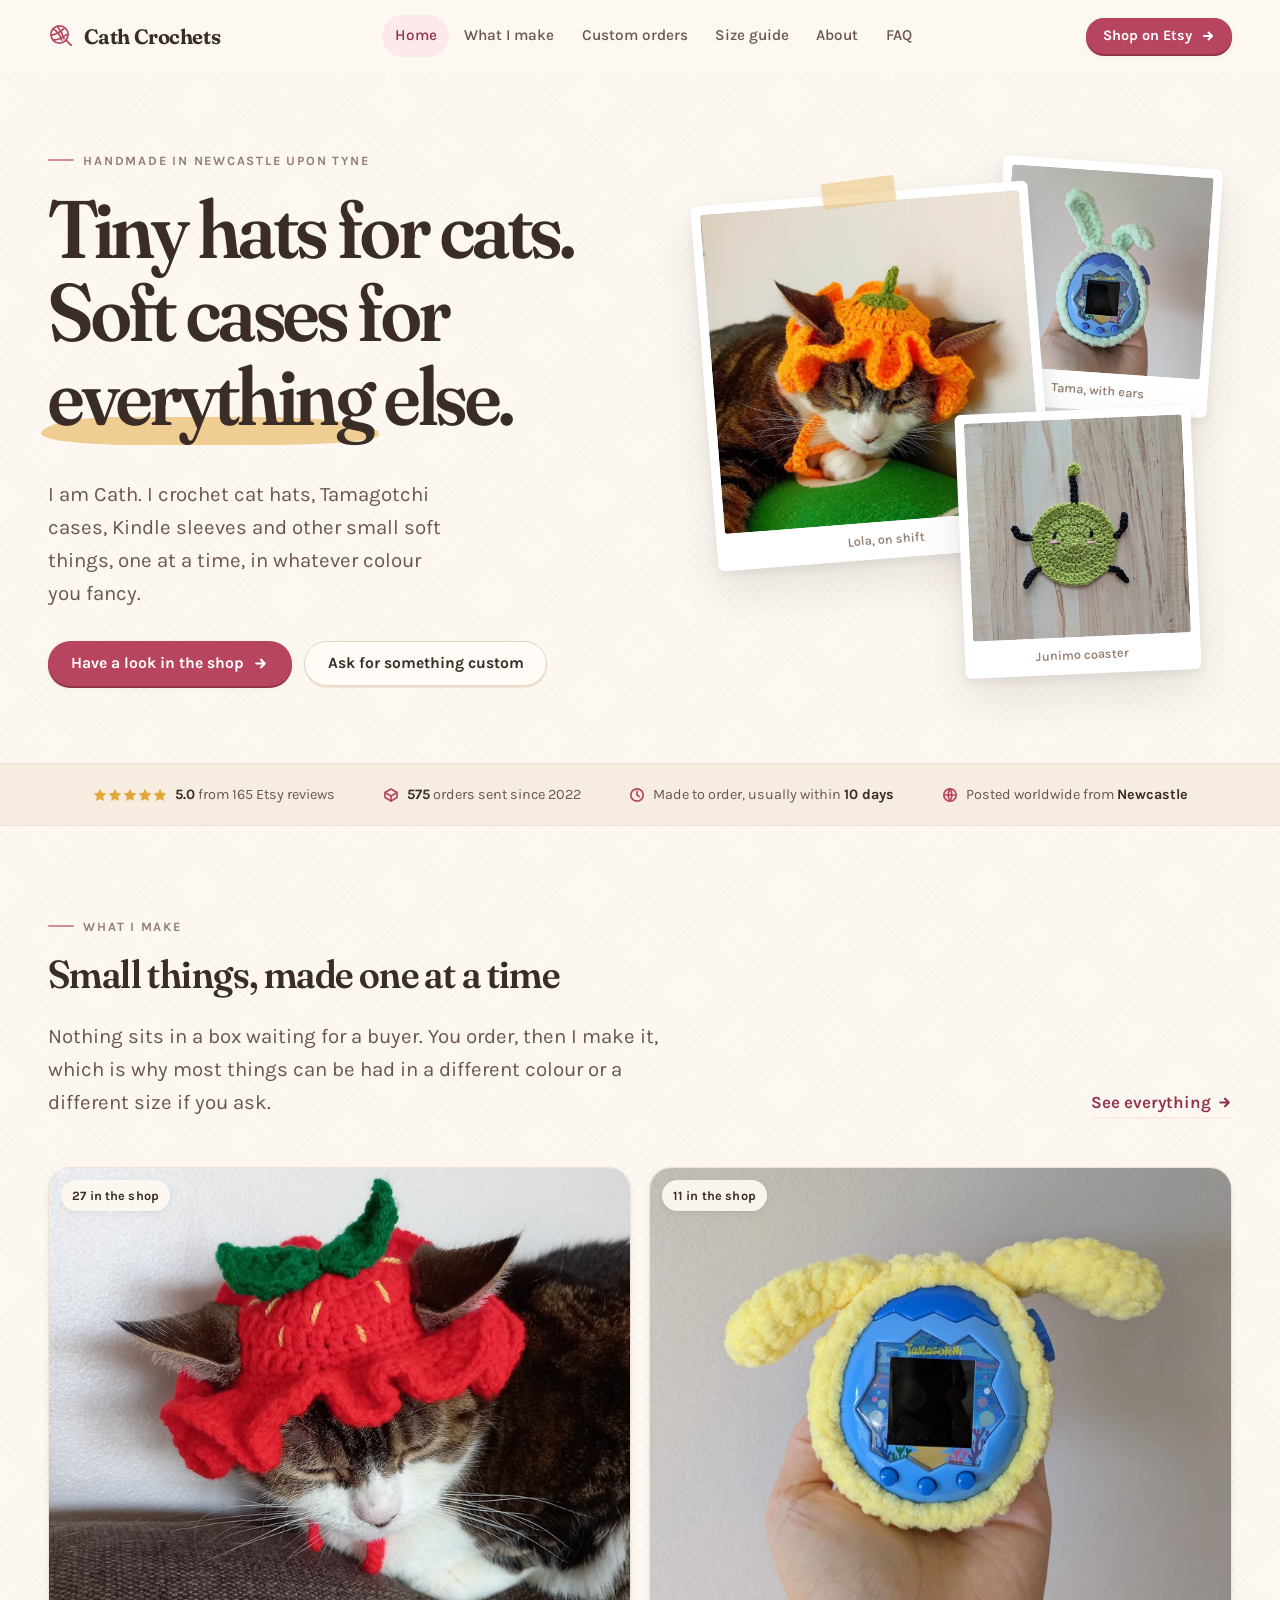
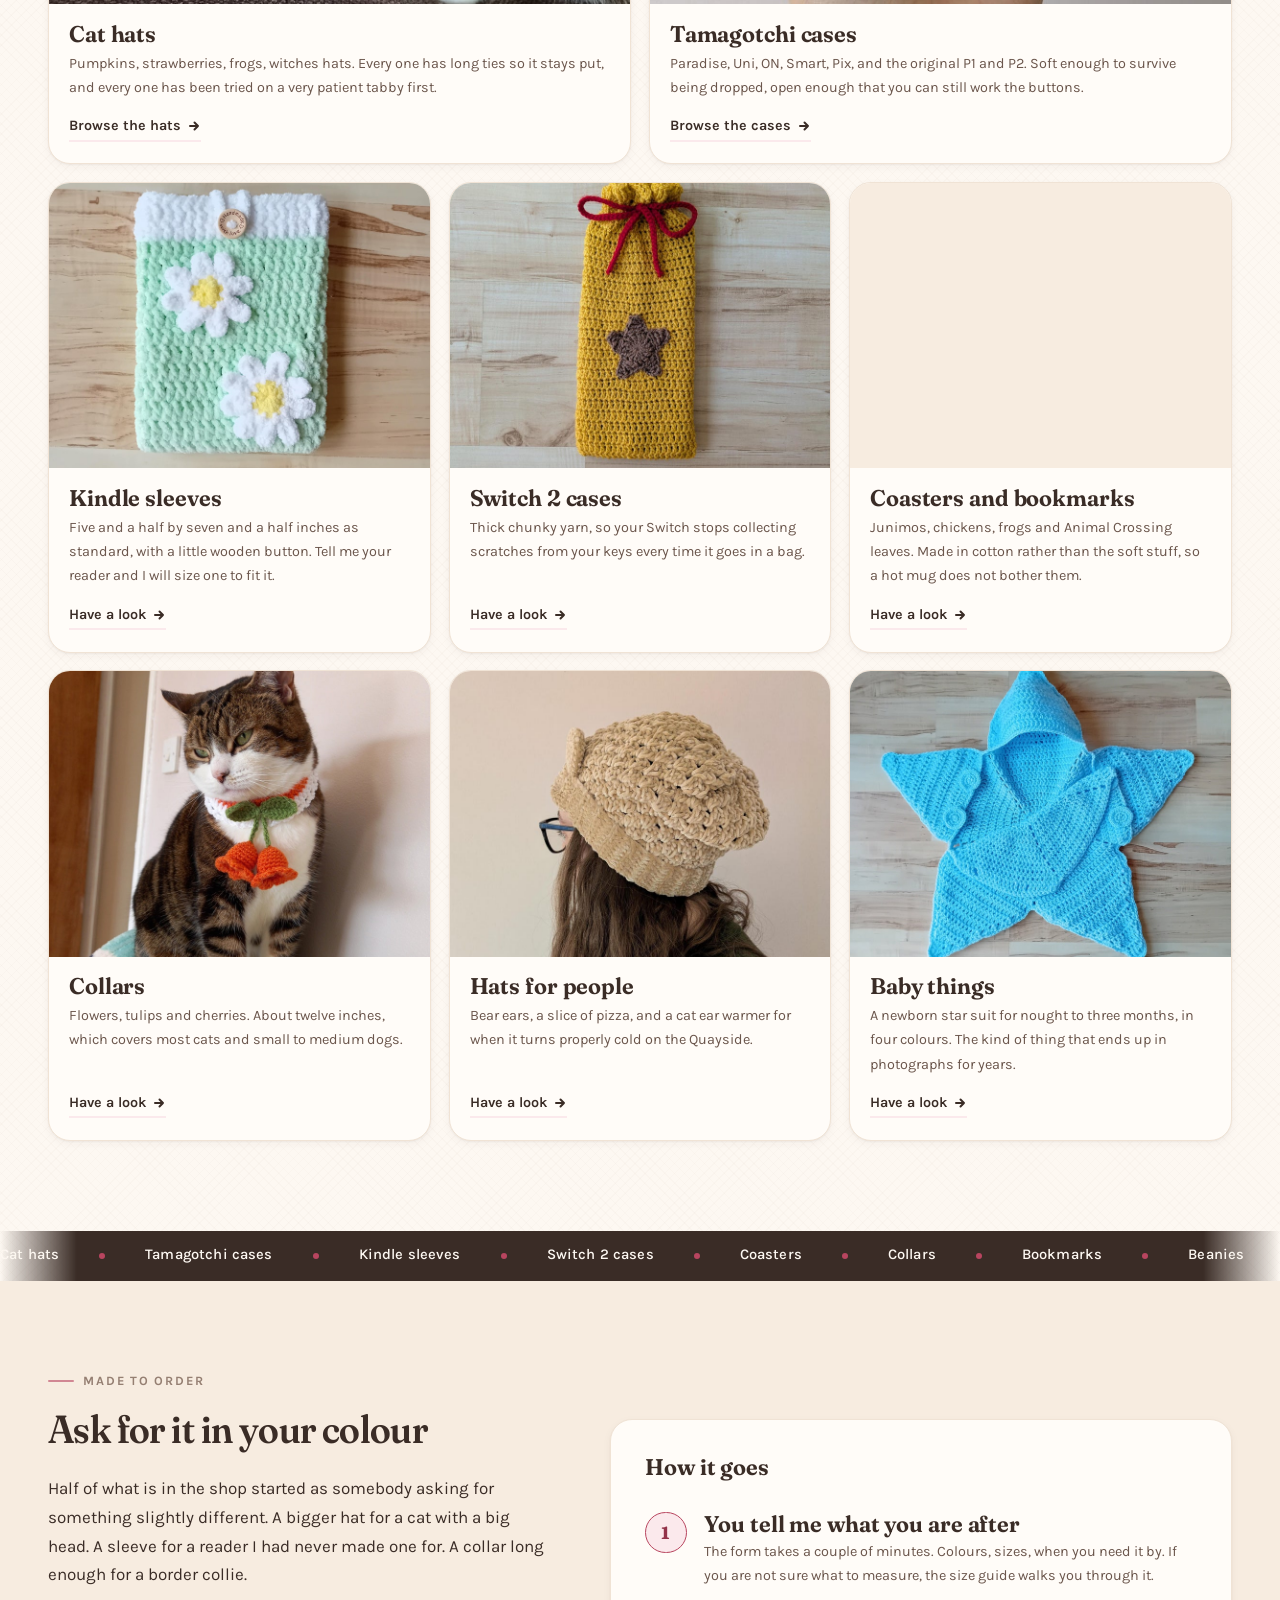
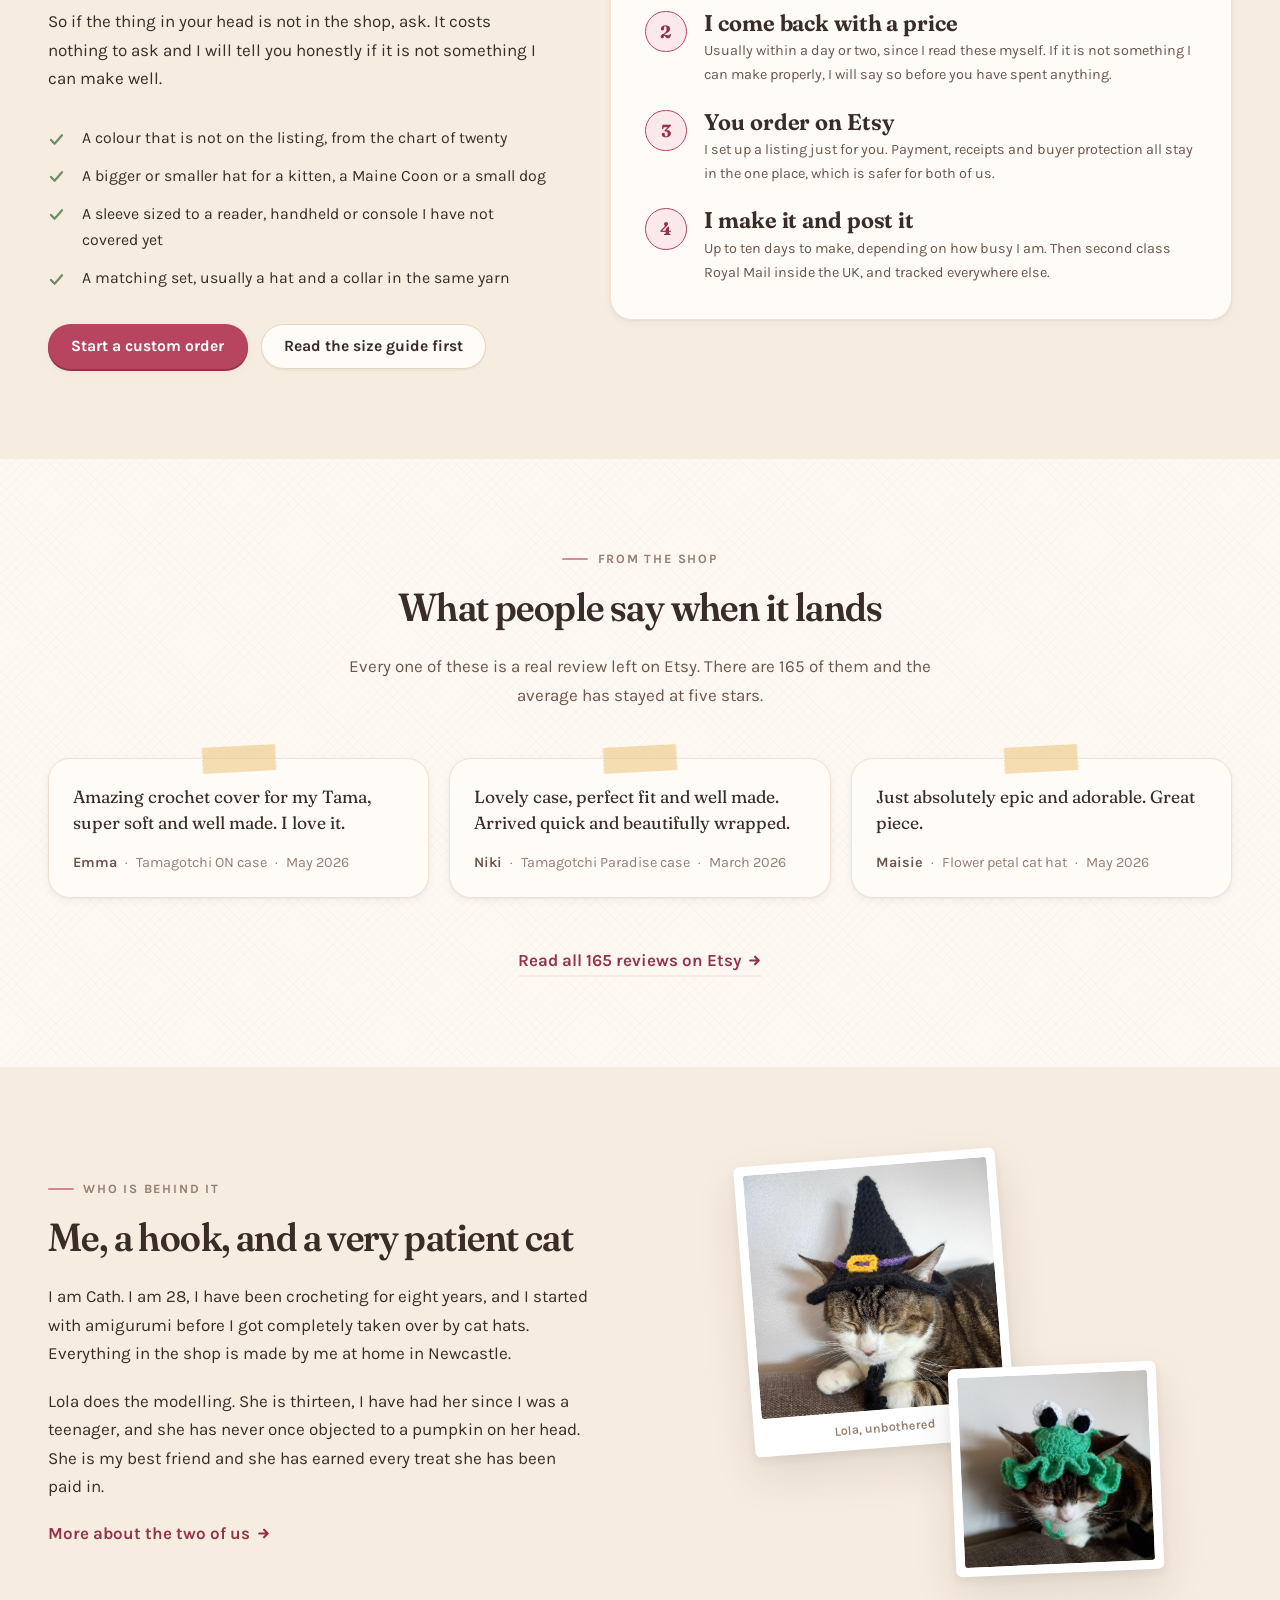
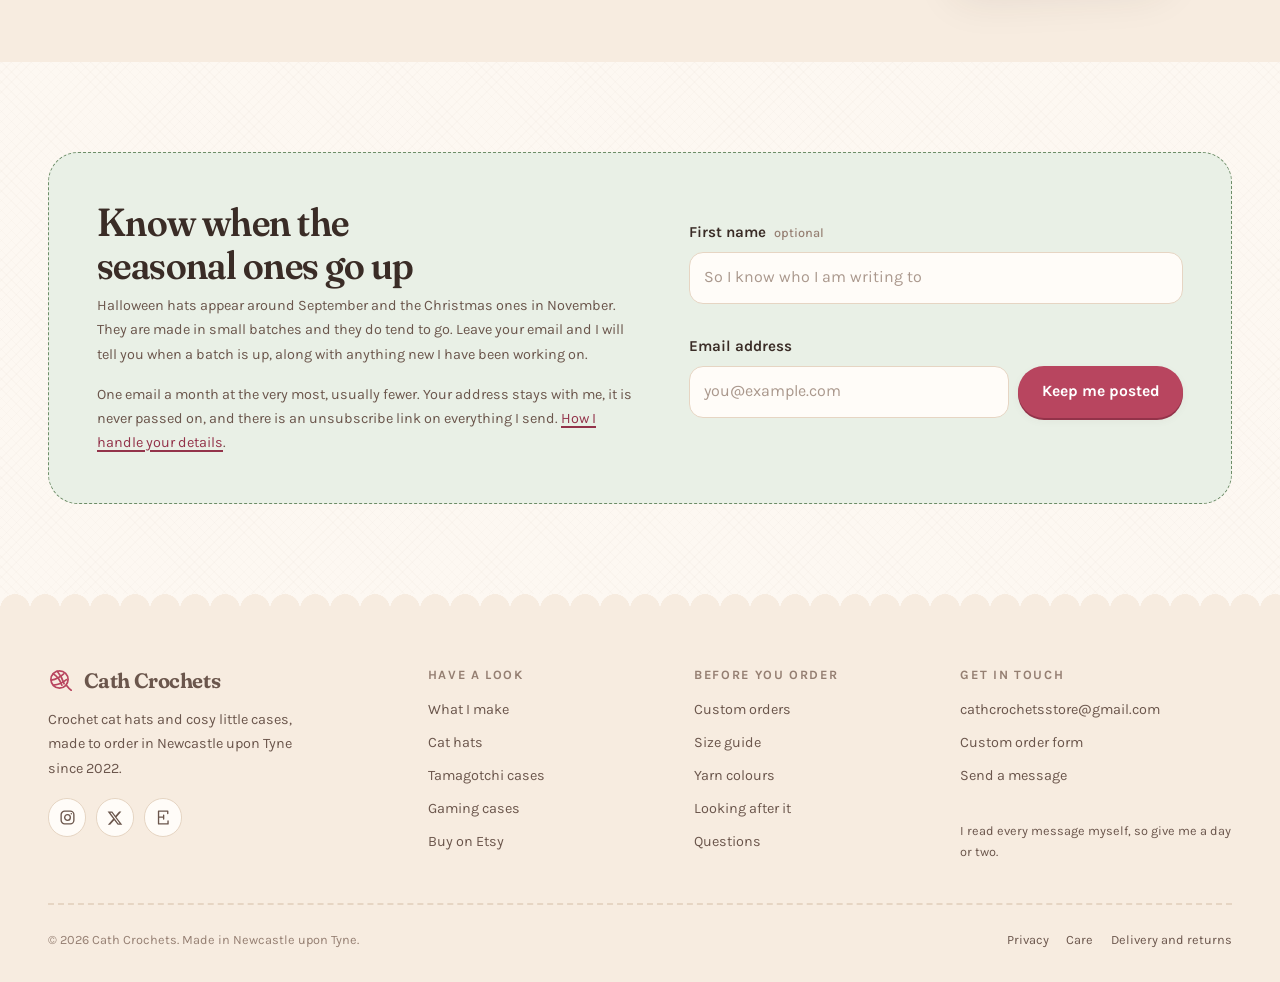
<file: index.html>
<!DOCTYPE html>
<html lang="en-GB" class="no-js">
<head>
<meta charset="utf-8">
<meta name="viewport" content="width=device-width, initial-scale=1">
<title>Cath Crochets | Handmade crochet cat hats and cosy cases, Newcastle</title>
<meta name="description" content="Crochet cat hats, Tamagotchi cases, Kindle sleeves and coasters, handmade to order in Newcastle upon Tyne. Custom colours and sizes welcome. 5.0 stars from 165 Etsy reviews.">
<link rel="canonical" href="https://cathcrochets.github.io/Website/">

<meta property="og:type" content="website">
<meta property="og:site_name" content="Cath Crochets">
<meta property="og:title" content="Cath Crochets | Handmade crochet cat hats and cosy cases">
<meta property="og:description" content="Crochet cat hats, Tamagotchi cases, Kindle sleeves and coasters, handmade to order in Newcastle upon Tyne.">
<meta property="og:image" content="https://cathcrochets.github.io/Website/assets/img/products/pumpkin-cat-hat.jpg">
<meta property="og:image:alt" content="A tabby cat wearing a small orange crochet pumpkin hat">
<meta property="og:url" content="https://cathcrochets.github.io/Website/">
<meta name="twitter:card" content="summary_large_image">
<meta name="twitter:site" content="@CathCrochets">
<meta name="theme-color" content="#fdf8f2">

<link rel="icon" href="assets/img/favicon.svg" type="image/svg+xml">
<link rel="apple-touch-icon" href="assets/img/apple-touch-icon.png">
<link rel="preload" href="assets/fonts/fraunces-latin.woff2" as="font" type="font/woff2" crossorigin>
<link rel="preload" href="assets/fonts/karla-latin.woff2" as="font" type="font/woff2" crossorigin>
<link rel="stylesheet" href="assets/css/style.css">
<script>document.documentElement.className = document.documentElement.className.replace('no-js', 'js');</script>

<script type="application/ld+json">
{
  "@context": "https://schema.org",
  "@type": "Store",
  "@id": "https://cathcrochets.github.io/Website/#shop",
  "name": "Cath Crochets",
  "description": "Handmade crochet cat hats, Tamagotchi cases, Kindle sleeves, coasters and collars, made to order in Newcastle upon Tyne.",
  "url": "https://cathcrochets.github.io/Website/",
  "email": "cathcrochetsstore@gmail.com",
  "foundingDate": "2022",
  "address": {
    "@type": "PostalAddress",
    "addressLocality": "Newcastle upon Tyne",
    "addressRegion": "Tyne and Wear",
    "addressCountry": "GB"
  },
  "sameAs": [
    "https://www.etsy.com/uk/shop/CathCrochetsUK",
    "https://www.instagram.com/cathcrochetsuk/",
    "https://twitter.com/CathCrochets"
  ],
  "aggregateRating": {
    "@type": "AggregateRating",
    "ratingValue": "5.0",
    "reviewCount": "165",
    "bestRating": "5"
  }
}
</script>
</head>
<body>

<a class="skip-link" href="#main">Skip to content</a>

<header class="header">
  <div class="wrap header__inner">
    <a class="brand" href="index.html">
      <svg width="26" height="26" viewBox="0 0 26 26" fill="none" stroke="currentColor" stroke-width="1.7" stroke-linecap="round" aria-hidden="true" focusable="false">
        <circle cx="11.5" cy="11.5" r="8.6"/>
        <path d="M5.1 5.8c2.6 1.4 6.4 5.3 8.8 11.4"/>
        <path d="M9.2 3.2c2.3 2.6 5.4 7.6 6.9 12.6"/>
        <path d="M3.3 12.2c3.1-.6 8.2-2.6 12.4-6.4"/>
        <path d="M5.6 17.2c3.2-.4 8.5-2.1 12.9-5.6"/>
        <path d="M18.6 17.6c1.5 2.1 3 3.6 4.6 4.6"/>
      </svg>
      <span>Cath Crochets</span>
    </a>

    <button class="nav-toggle" type="button" aria-expanded="false" aria-controls="site-nav">
      <span class="nav-toggle__bars" aria-hidden="true"><i></i><i></i><i></i></span>
      Menu
    </button>

    <div class="header__nav" id="site-nav">
      <nav class="nav" aria-label="Main">
        <a href="index.html" aria-current="page">Home</a>
        <a href="shop.html">What I make</a>
        <a href="custom.html">Custom orders</a>
        <a href="sizing.html">Size guide</a>
        <a href="about.html">About</a>
        <a href="faq.html">FAQ</a>
      </nav>
      <a class="btn btn--primary btn--small" href="https://www.etsy.com/uk/shop/CathCrochetsUK" data-site="etsy" rel="noopener">Shop on Etsy</a>
    </div>

    <div class="header__actions">
      <a class="btn btn--primary btn--small" href="https://www.etsy.com/uk/shop/CathCrochetsUK" data-site="etsy" rel="noopener">
        Shop on Etsy
        <svg class="arrow" width="14" height="14" viewBox="0 0 14 14" fill="none" stroke="currentColor" stroke-width="2" stroke-linecap="round" stroke-linejoin="round" aria-hidden="true" focusable="false"><path d="M3 7h8M7.5 3.5 11 7l-3.5 3.5"/></svg>
      </a>
    </div>
  </div>
</header>

<main id="main">

  <!-- ================= Hero ================= -->
  <section class="hero">
    <div class="wrap hero__grid">
      <div>
        <p class="eyebrow">Handmade in Newcastle upon Tyne</p>
        <h1>Tiny hats for cats.<br>Soft cases for<br><span class="mark">everything</span> else.</h1>
        <p class="lede">I am Cath. I crochet cat hats, Tamagotchi cases, Kindle sleeves and other small soft things, one at a time, in whatever colour you fancy.</p>
        <div class="btn-row">
          <a class="btn btn--primary" href="https://www.etsy.com/uk/shop/CathCrochetsUK" data-site="etsy" rel="noopener">
            Have a look in the shop
            <svg class="arrow" width="15" height="15" viewBox="0 0 14 14" fill="none" stroke="currentColor" stroke-width="2" stroke-linecap="round" stroke-linejoin="round" aria-hidden="true" focusable="false"><path d="M3 7h8M7.5 3.5 11 7l-3.5 3.5"/></svg>
          </a>
          <a class="btn btn--ghost" href="custom.html">Ask for something custom</a>
        </div>
      </div>

      <div class="photo-cluster">
        <figure class="pc-1">
          <span class="tape" aria-hidden="true"></span>
          <img src="assets/img/products/pumpkin-cat-hat.jpg" width="794" height="794" alt="Lola the tabby cat asleep in a small orange crochet pumpkin hat with a green stalk" fetchpriority="high" decoding="async">
          <figcaption>Lola, on shift</figcaption>
        </figure>
        <figure class="pc-2">
          <img src="assets/img/products/tama-paradise-bunny.jpg" width="794" height="794" alt="A blue Tamagotchi Paradise in a mint green crochet case with tall bunny ears, held in a hand" loading="lazy" decoding="async">
          <figcaption>Tama, with ears</figcaption>
        </figure>
        <figure class="pc-3">
          <img src="assets/img/products/junimo-coasters.jpg" width="794" height="794" alt="A green crochet Junimo coaster with black arms and a small sprout on top, on a pale wooden table" loading="lazy" decoding="async">
          <figcaption>Junimo coaster</figcaption>
        </figure>
      </div>
    </div>
  </section>

  <!-- ================= Trust ================= -->
  <div class="trust">
    <div class="wrap">
      <ul class="trust__list">
        <li>
          <span class="stars" aria-hidden="true">
            <svg width="14" height="14" viewBox="0 0 16 16" fill="currentColor" focusable="false"><path d="M8 .8 10.2 5.5l5.1.7-3.7 3.6.9 5.1L8 12.5l-4.5 2.4.9-5.1L.7 6.2l5.1-.7z"/></svg>
            <svg width="14" height="14" viewBox="0 0 16 16" fill="currentColor" focusable="false"><path d="M8 .8 10.2 5.5l5.1.7-3.7 3.6.9 5.1L8 12.5l-4.5 2.4.9-5.1L.7 6.2l5.1-.7z"/></svg>
            <svg width="14" height="14" viewBox="0 0 16 16" fill="currentColor" focusable="false"><path d="M8 .8 10.2 5.5l5.1.7-3.7 3.6.9 5.1L8 12.5l-4.5 2.4.9-5.1L.7 6.2l5.1-.7z"/></svg>
            <svg width="14" height="14" viewBox="0 0 16 16" fill="currentColor" focusable="false"><path d="M8 .8 10.2 5.5l5.1.7-3.7 3.6.9 5.1L8 12.5l-4.5 2.4.9-5.1L.7 6.2l5.1-.7z"/></svg>
            <svg width="14" height="14" viewBox="0 0 16 16" fill="currentColor" focusable="false"><path d="M8 .8 10.2 5.5l5.1.7-3.7 3.6.9 5.1L8 12.5l-4.5 2.4.9-5.1L.7 6.2l5.1-.7z"/></svg>
          </span>
          <span><b>5.0</b> from 165 Etsy reviews</span>
        </li>
        <li>
          <svg width="16" height="16" viewBox="0 0 16 16" fill="none" stroke="currentColor" stroke-width="1.7" stroke-linecap="round" stroke-linejoin="round" aria-hidden="true" focusable="false"><path d="M2 5.5 8 2l6 3.5v5L8 14l-6-3.5z"/><path d="M2 5.5 8 9l6-3.5M8 9v5"/></svg>
          <span><b>575</b> orders sent since 2022</span>
        </li>
        <li>
          <svg width="16" height="16" viewBox="0 0 16 16" fill="none" stroke="currentColor" stroke-width="1.7" stroke-linecap="round" stroke-linejoin="round" aria-hidden="true" focusable="false"><circle cx="8" cy="8" r="6.2"/><path d="M8 4.4V8l2.4 1.6"/></svg>
          <span>Made to order, usually within <b>10 days</b></span>
        </li>
        <li>
          <svg width="16" height="16" viewBox="0 0 16 16" fill="none" stroke="currentColor" stroke-width="1.7" stroke-linecap="round" stroke-linejoin="round" aria-hidden="true" focusable="false"><circle cx="8" cy="8" r="6.2"/><path d="M1.8 8h12.4M8 1.8a12 12 0 0 1 0 12.4A12 12 0 0 1 8 1.8"/></svg>
          <span>Posted worldwide from <b>Newcastle</b></span>
        </li>
      </ul>
    </div>
  </div>

  <!-- ================= What I make ================= -->
  <section class="section" id="what-i-make">
    <div class="wrap">
      <div class="sect-head sect-head--split reveal">
        <div>
          <p class="eyebrow">What I make</p>
          <h2>Small things, made one at a time</h2>
          <p class="lede">Nothing sits in a box waiting for a buyer. You order, then I make it, which is why most things can be had in a different colour or a different size if you ask.</p>
        </div>
        <a class="link-arrow" href="shop.html">
          See everything
          <svg class="arrow" width="15" height="15" viewBox="0 0 14 14" fill="none" stroke="currentColor" stroke-width="2" stroke-linecap="round" stroke-linejoin="round" aria-hidden="true" focusable="false"><path d="M3 7h8M7.5 3.5 11 7l-3.5 3.5"/></svg>
        </a>
      </div>

      <div class="cats">
        <a class="cat-card reveal" href="shop.html?show=cat-hats">
          <div class="cat-card__media">
            <span class="pill">27 in the shop</span>
            <img src="assets/img/products/strawberry-cat-hat.jpg" width="794" height="794" alt="A tabby cat wearing a red crochet strawberry hat with green leaves" loading="lazy" decoding="async">
          </div>
          <div class="cat-card__body">
            <h3>Cat hats</h3>
            <p>Pumpkins, strawberries, frogs, witches hats. Every one has long ties so it stays put, and every one has been tried on a very patient tabby first.</p>
            <span class="link-arrow">Browse the hats <svg class="arrow" width="14" height="14" viewBox="0 0 14 14" fill="none" stroke="currentColor" stroke-width="2" stroke-linecap="round" stroke-linejoin="round" aria-hidden="true" focusable="false"><path d="M3 7h8M7.5 3.5 11 7l-3.5 3.5"/></svg></span>
          </div>
        </a>

        <a class="cat-card reveal" data-delay="60" href="shop.html?show=tamagotchi">
          <div class="cat-card__media">
            <span class="pill">11 in the shop</span>
            <img src="assets/img/products/tama-paradise-puppy.jpg" width="794" height="794" alt="A Tamagotchi Paradise in a cream crochet case with floppy puppy ears" loading="lazy" decoding="async">
          </div>
          <div class="cat-card__body">
            <h3>Tamagotchi cases</h3>
            <p>Paradise, Uni, ON, Smart, Pix, and the original P1 and P2. Soft enough to survive being dropped, open enough that you can still work the buttons.</p>
            <span class="link-arrow">Browse the cases <svg class="arrow" width="14" height="14" viewBox="0 0 14 14" fill="none" stroke="currentColor" stroke-width="2" stroke-linecap="round" stroke-linejoin="round" aria-hidden="true" focusable="false"><path d="M3 7h8M7.5 3.5 11 7l-3.5 3.5"/></svg></span>
          </div>
        </a>

        <a class="cat-card reveal" href="shop.html?show=readers">
          <div class="cat-card__media">
            <img src="assets/img/products/kindle-daisy.jpg" width="794" height="794" alt="A pale crochet Kindle sleeve with a daisy on the front and a wooden button" loading="lazy" decoding="async">
          </div>
          <div class="cat-card__body">
            <h3>Kindle sleeves</h3>
            <p>Five and a half by seven and a half inches as standard, with a little wooden button. Tell me your reader and I will size one to fit it.</p>
            <span class="link-arrow">Have a look <svg class="arrow" width="14" height="14" viewBox="0 0 14 14" fill="none" stroke="currentColor" stroke-width="2" stroke-linecap="round" stroke-linejoin="round" aria-hidden="true" focusable="false"><path d="M3 7h8M7.5 3.5 11 7l-3.5 3.5"/></svg></span>
          </div>
        </a>

        <a class="cat-card reveal" data-delay="60" href="shop.html?show=gaming">
          <div class="cat-card__media">
            <img src="assets/img/products/switch2-bell-bag.jpg" width="794" height="794" alt="A Nintendo Switch 2 in a crochet sleeve made to look like an Animal Crossing bell bag" loading="lazy" decoding="async">
          </div>
          <div class="cat-card__body">
            <h3>Switch 2 cases</h3>
            <p>Thick chunky yarn, so your Switch stops collecting scratches from your keys every time it goes in a bag.</p>
            <span class="link-arrow">Have a look <svg class="arrow" width="14" height="14" viewBox="0 0 14 14" fill="none" stroke="currentColor" stroke-width="2" stroke-linecap="round" stroke-linejoin="round" aria-hidden="true" focusable="false"><path d="M3 7h8M7.5 3.5 11 7l-3.5 3.5"/></svg></span>
          </div>
        </a>

        <a class="cat-card reveal" data-delay="120" href="shop.html?show=home">
          <div class="cat-card__media">
            <img src="assets/img/products/chicken-coasters.jpg" width="794" height="794" alt="Two crochet chicken coasters in cream and brown cotton on a wooden surface" loading="lazy" decoding="async">
          </div>
          <div class="cat-card__body">
            <h3>Coasters and bookmarks</h3>
            <p>Junimos, chickens, frogs and Animal Crossing leaves. Made in cotton rather than the soft stuff, so a hot mug does not bother them.</p>
            <span class="link-arrow">Have a look <svg class="arrow" width="14" height="14" viewBox="0 0 14 14" fill="none" stroke="currentColor" stroke-width="2" stroke-linecap="round" stroke-linejoin="round" aria-hidden="true" focusable="false"><path d="M3 7h8M7.5 3.5 11 7l-3.5 3.5"/></svg></span>
          </div>
        </a>

        <a class="cat-card reveal" href="shop.html?show=collars">
          <div class="cat-card__media">
            <img src="assets/img/products/flower-cat-collar.jpg" width="794" height="794" alt="A tabby cat wearing a crochet collar with small orange flowers at the front" loading="lazy" decoding="async">
          </div>
          <div class="cat-card__body">
            <h3>Collars</h3>
            <p>Flowers, tulips and cherries. About twelve inches, which covers most cats and small to medium dogs.</p>
            <span class="link-arrow">Have a look <svg class="arrow" width="14" height="14" viewBox="0 0 14 14" fill="none" stroke="currentColor" stroke-width="2" stroke-linecap="round" stroke-linejoin="round" aria-hidden="true" focusable="false"><path d="M3 7h8M7.5 3.5 11 7l-3.5 3.5"/></svg></span>
          </div>
        </a>

        <a class="cat-card reveal" data-delay="60" href="shop.html?show=people">
          <div class="cat-card__media">
            <img src="assets/img/products/bear-ears-beanie.jpg" width="794" height="778" alt="A cream slouchy crochet beanie with small rounded bear ears" loading="lazy" decoding="async">
          </div>
          <div class="cat-card__body">
            <h3>Hats for people</h3>
            <p>Bear ears, a slice of pizza, and a cat ear warmer for when it turns properly cold on the Quayside.</p>
            <span class="link-arrow">Have a look <svg class="arrow" width="14" height="14" viewBox="0 0 14 14" fill="none" stroke="currentColor" stroke-width="2" stroke-linecap="round" stroke-linejoin="round" aria-hidden="true" focusable="false"><path d="M3 7h8M7.5 3.5 11 7l-3.5 3.5"/></svg></span>
          </div>
        </a>

        <a class="cat-card reveal" data-delay="120" href="shop.html?show=baby">
          <div class="cat-card__media">
            <img src="assets/img/products/baby-star-suit.jpg" width="794" height="794" alt="A newborn crochet star suit in soft yellow yarn" loading="lazy" decoding="async">
          </div>
          <div class="cat-card__body">
            <h3>Baby things</h3>
            <p>A newborn star suit for nought to three months, in four colours. The kind of thing that ends up in photographs for years.</p>
            <span class="link-arrow">Have a look <svg class="arrow" width="14" height="14" viewBox="0 0 14 14" fill="none" stroke="currentColor" stroke-width="2" stroke-linecap="round" stroke-linejoin="round" aria-hidden="true" focusable="false"><path d="M3 7h8M7.5 3.5 11 7l-3.5 3.5"/></svg></span>
          </div>
        </a>
      </div>
    </div>
  </section>

  <!-- ================= Marquee ================= -->
  <div class="marquee" aria-hidden="true">
    <div class="marquee__track">
      <ul>
        <li>Cat hats</li><li>Tamagotchi cases</li><li>Kindle sleeves</li><li>Switch 2 cases</li>
        <li>Coasters</li><li>Collars</li><li>Bookmarks</li><li>Beanies</li><li>Baby things</li>
        <li>20 yarn colours</li><li>Custom sizes welcome</li>
      </ul>
    </div>
  </div>

  <!-- ================= Custom orders ================= -->
  <section class="section section--paper2" id="custom">
    <div class="wrap split split--wide-right">
      <div class="reveal">
        <p class="eyebrow">Made to order</p>
        <h2>Ask for it in your colour</h2>
        <p>Half of what is in the shop started as somebody asking for something slightly different. A bigger hat for a cat with a big head. A sleeve for a reader I had never made one for. A collar long enough for a border collie.</p>
        <p>So if the thing in your head is not in the shop, ask. It costs nothing to ask and I will tell you honestly if it is not something I can make well.</p>

        <ul class="ticks ticks--yes mt-2">
          <li>
            <svg width="17" height="17" viewBox="0 0 16 16" fill="none" stroke="currentColor" stroke-width="2.1" stroke-linecap="round" stroke-linejoin="round" aria-hidden="true" focusable="false"><path d="M2.8 8.4 6.2 12 13.2 4"/></svg>
            <span>A colour that is not on the listing, from the chart of twenty</span>
          </li>
          <li>
            <svg width="17" height="17" viewBox="0 0 16 16" fill="none" stroke="currentColor" stroke-width="2.1" stroke-linecap="round" stroke-linejoin="round" aria-hidden="true" focusable="false"><path d="M2.8 8.4 6.2 12 13.2 4"/></svg>
            <span>A bigger or smaller hat for a kitten, a Maine Coon or a small dog</span>
          </li>
          <li>
            <svg width="17" height="17" viewBox="0 0 16 16" fill="none" stroke="currentColor" stroke-width="2.1" stroke-linecap="round" stroke-linejoin="round" aria-hidden="true" focusable="false"><path d="M2.8 8.4 6.2 12 13.2 4"/></svg>
            <span>A sleeve sized to a reader, handheld or console I have not covered yet</span>
          </li>
          <li>
            <svg width="17" height="17" viewBox="0 0 16 16" fill="none" stroke="currentColor" stroke-width="2.1" stroke-linecap="round" stroke-linejoin="round" aria-hidden="true" focusable="false"><path d="M2.8 8.4 6.2 12 13.2 4"/></svg>
            <span>A matching set, usually a hat and a collar in the same yarn</span>
          </li>
        </ul>

        <div class="btn-row mt-2">
          <a class="btn btn--primary" href="custom.html">Start a custom order</a>
          <a class="btn btn--ghost" href="sizing.html">Read the size guide first</a>
        </div>
      </div>

      <div class="panel reveal" data-delay="80">
        <h3 class="mt-0">How it goes</h3>
        <ol class="steps mt-2">
          <li>
            <div>
              <h3>You tell me what you are after</h3>
              <p>The form takes a couple of minutes. Colours, sizes, when you need it by. If you are not sure what to measure, the size guide walks you through it.</p>
            </div>
          </li>
          <li>
            <div>
              <h3>I come back with a price</h3>
              <p>Usually within a day or two, since I read these myself. If it is not something I can make properly, I will say so before you have spent anything.</p>
            </div>
          </li>
          <li>
            <div>
              <h3>You order on Etsy</h3>
              <p>I set up a listing just for you. Payment, receipts and buyer protection all stay in the one place, which is safer for both of us.</p>
            </div>
          </li>
          <li>
            <div>
              <h3>I make it and post it</h3>
              <p>Up to ten days to make, depending on how busy I am. Then second class Royal Mail inside the UK, and tracked everywhere else.</p>
            </div>
          </li>
        </ol>
      </div>
    </div>
  </section>

  <!-- ================= Reviews ================= -->
  <section class="section" id="reviews">
    <div class="wrap">
      <div class="sect-head sect-head--center reveal">
        <p class="eyebrow">From the shop</p>
        <h2>What people say when it lands</h2>
        <p class="muted">Every one of these is a real review left on Etsy. There are 165 of them and the average has stayed at five stars.</p>
      </div>

      <div class="reviews">
        <article class="review reveal">
          <span class="tape" aria-hidden="true"></span>
          <blockquote>Amazing crochet cover for my Tama, super soft and well made. I love it.</blockquote>
          <footer><b>Emma</b> <span>&middot;</span> <span>Tamagotchi ON case</span> <span>&middot;</span> <span>May 2026</span></footer>
        </article>
        <article class="review reveal" data-delay="70">
          <span class="tape" aria-hidden="true"></span>
          <blockquote>Lovely case, perfect fit and well made. Arrived quick and beautifully wrapped.</blockquote>
          <footer><b>Niki</b> <span>&middot;</span> <span>Tamagotchi Paradise case</span> <span>&middot;</span> <span>March 2026</span></footer>
        </article>
        <article class="review reveal" data-delay="140">
          <span class="tape" aria-hidden="true"></span>
          <blockquote>Just absolutely epic and adorable. Great piece.</blockquote>
          <footer><b>Maisie</b> <span>&middot;</span> <span>Flower petal cat hat</span> <span>&middot;</span> <span>May 2026</span></footer>
        </article>
      </div>

      <p class="center mt-3">
        <a class="link-arrow" href="https://www.etsy.com/uk/shop/CathCrochetsUK#reviews" rel="noopener">
          Read all 165 reviews on Etsy
          <svg class="arrow" width="15" height="15" viewBox="0 0 14 14" fill="none" stroke="currentColor" stroke-width="2" stroke-linecap="round" stroke-linejoin="round" aria-hidden="true" focusable="false"><path d="M3 7h8M7.5 3.5 11 7l-3.5 3.5"/></svg>
        </a>
      </p>
    </div>
  </section>

  <!-- ================= About teaser ================= -->
  <section class="section section--paper2">
    <div class="wrap split split--flip">
      <div class="photo-cluster reveal" style="max-width:26rem">
        <figure class="pc-1" style="width:63%; top:0">
          <img src="assets/img/products/witch-cat-hat.jpg" width="794" height="794" alt="Lola the tabby cat in a small black crochet witches hat with a purple band" loading="lazy" decoding="async">
          <figcaption>Lola, unbothered</figcaption>
        </figure>
        <figure class="pc-3" style="width:50%; right:0; bottom:0">
          <img src="assets/img/products/frog-cat-hat.jpg" width="794" height="794" alt="A green crochet frog hat with eyes on top, sat on a cat's head" loading="lazy" decoding="async">
        </figure>
      </div>
      <div class="reveal" data-delay="80">
        <p class="eyebrow">Who is behind it</p>
        <h2>Me, a hook, and a very patient cat</h2>
        <p>I am Cath. I am 28, I have been crocheting for eight years, and I started with amigurumi before I got completely taken over by cat hats. Everything in the shop is made by me at home in Newcastle.</p>
        <p>Lola does the modelling. She is thirteen, I have had her since I was a teenager, and she has never once objected to a pumpkin on her head. She is my best friend and she has earned every treat she has been paid in.</p>
        <a class="link-arrow" href="about.html">
          More about the two of us
          <svg class="arrow" width="15" height="15" viewBox="0 0 14 14" fill="none" stroke="currentColor" stroke-width="2" stroke-linecap="round" stroke-linejoin="round" aria-hidden="true" focusable="false"><path d="M3 7h8M7.5 3.5 11 7l-3.5 3.5"/></svg>
        </a>
      </div>
    </div>
  </section>

  <!-- ================= Signup ================= -->
  <section class="section">
    <div class="wrap">
      <div class="signup reveal">
        <div class="signup__grid">
          <div>
            <h2>Know when the seasonal ones go up</h2>
            <p>Halloween hats appear around September and the Christmas ones in November. They are made in small batches and they do tend to go. Leave your email and I will tell you when a batch is up, along with anything new I have been working on.</p>
            <p class="tiny">One email a month at the very most, usually fewer. Your address stays with me, it is never passed on, and there is an unsubscribe link on everything I send. <a href="privacy.html">How I handle your details</a>.</p>
          </div>

          <form class="signup-form" data-form="list" data-subject="New mailing list signup" novalidate>
            <div class="hp" aria-hidden="true">
              <label for="hp-list">Leave this empty</label>
              <input type="text" id="hp-list" name="_gotcha" tabindex="-1" autocomplete="off">
            </div>
            <div class="field">
              <label for="list-name">First name <span class="field__opt">optional</span></label>
              <input type="text" id="list-name" name="First name" autocomplete="given-name" placeholder="So I know who I am writing to">
            </div>
            <div class="field">
              <label for="list-email">Email address</label>
              <div class="row">
                <input type="email" id="list-email" name="Email" autocomplete="email" required placeholder="you@example.com">
                <button class="btn btn--primary" type="submit">Keep me posted</button>
              </div>
            </div>
            <div class="form-status" aria-live="polite"></div>
          </form>
        </div>
      </div>
    </div>
  </section>

</main>

<div class="edge" style="--edge-from: var(--paper); --edge-to: var(--paper-2);" aria-hidden="true"></div>

<footer class="footer">
  <div class="wrap">
    <div class="footer__grid">
      <div>
        <a class="brand" href="index.html">
          <svg width="26" height="26" viewBox="0 0 26 26" fill="none" stroke="currentColor" stroke-width="1.7" stroke-linecap="round" aria-hidden="true" focusable="false">
            <circle cx="11.5" cy="11.5" r="8.6"/>
            <path d="M5.1 5.8c2.6 1.4 6.4 5.3 8.8 11.4"/>
            <path d="M9.2 3.2c2.3 2.6 5.4 7.6 6.9 12.6"/>
            <path d="M3.3 12.2c3.1-.6 8.2-2.6 12.4-6.4"/>
            <path d="M5.6 17.2c3.2-.4 8.5-2.1 12.9-5.6"/>
            <path d="M18.6 17.6c1.5 2.1 3 3.6 4.6 4.6"/>
          </svg>
          <span>Cath Crochets</span>
        </a>
        <p class="footer__blurb">Crochet cat hats and cosy little cases, made to order in Newcastle upon Tyne since 2022.</p>
        <div class="socials">
          <a href="https://www.instagram.com/cathcrochetsuk/" data-site="instagram" rel="noopener" aria-label="Cath Crochets on Instagram">
            <svg width="17" height="17" viewBox="0 0 24 24" fill="none" stroke="currentColor" stroke-width="1.9" aria-hidden="true" focusable="false"><rect x="3" y="3" width="18" height="18" rx="5"/><circle cx="12" cy="12" r="4"/><circle cx="17.4" cy="6.6" r="1.1" fill="currentColor" stroke="none"/></svg>
          </a>
          <a href="https://twitter.com/CathCrochets" data-site="twitter" rel="noopener" aria-label="Cath Crochets on X, formerly Twitter">
            <svg width="16" height="16" viewBox="0 0 24 24" fill="currentColor" aria-hidden="true" focusable="false"><path d="M18.2 2.3h3.4l-7.4 8.5 8.7 11.5h-6.8l-5.3-7-6.1 7H1.3l7.9-9.1L.9 2.3h7l4.8 6.4zm-1.2 17.9h1.9L7.1 4.2H5z"/></svg>
          </a>
          <a href="https://www.etsy.com/uk/shop/CathCrochetsUK" data-site="etsy" rel="noopener" aria-label="Cath Crochets on Etsy">
            <svg width="17" height="17" viewBox="0 0 24 24" fill="none" stroke="currentColor" stroke-width="1.9" stroke-linecap="round" stroke-linejoin="round" aria-hidden="true" focusable="false"><path d="M5 3h13v3.5M5 3v18h13.4V17M5 11.4h7.2M12.2 8.6v5.6"/></svg>
          </a>
        </div>
      </div>

      <div>
        <h2>Have a look</h2>
        <ul>
          <li><a href="shop.html">What I make</a></li>
          <li><a href="shop.html?show=cat-hats">Cat hats</a></li>
          <li><a href="shop.html?show=tamagotchi">Tamagotchi cases</a></li>
          <li><a href="shop.html?show=gaming">Gaming cases</a></li>
          <li><a href="https://www.etsy.com/uk/shop/CathCrochetsUK" data-site="etsy" rel="noopener">Buy on Etsy</a></li>
        </ul>
      </div>

      <div>
        <h2>Before you order</h2>
        <ul>
          <li><a href="custom.html">Custom orders</a></li>
          <li><a href="sizing.html">Size guide</a></li>
          <li><a href="sizing.html#colours">Yarn colours</a></li>
          <li><a href="care.html">Looking after it</a></li>
          <li><a href="faq.html">Questions</a></li>
        </ul>
      </div>

      <div>
        <h2>Get in touch</h2>
        <ul>
          <li><a href="mailto:cathcrochetsstore@gmail.com" data-site="email" data-fill="text">cathcrochetsstore@gmail.com</a></li>
          <li><a href="custom.html">Custom order form</a></li>
          <li><a href="faq.html#message">Send a message</a></li>
        </ul>
        <p class="tiny mt-2 muted">I read every message myself, so give me a day or two.</p>
      </div>
    </div>

    <div class="footer__base">
      <p>&copy; <span id="year">2026</span> Cath Crochets. Made in Newcastle upon Tyne.</p>
      <nav aria-label="Legal">
        <a href="privacy.html">Privacy</a>
        <a href="care.html">Care</a>
        <a href="faq.html#delivery">Delivery and returns</a>
      </nav>
    </div>
  </div>
</footer>

<script src="assets/js/config.js"></script>
<script src="assets/js/site.js" defer></script>
</body>
</html>
</file>
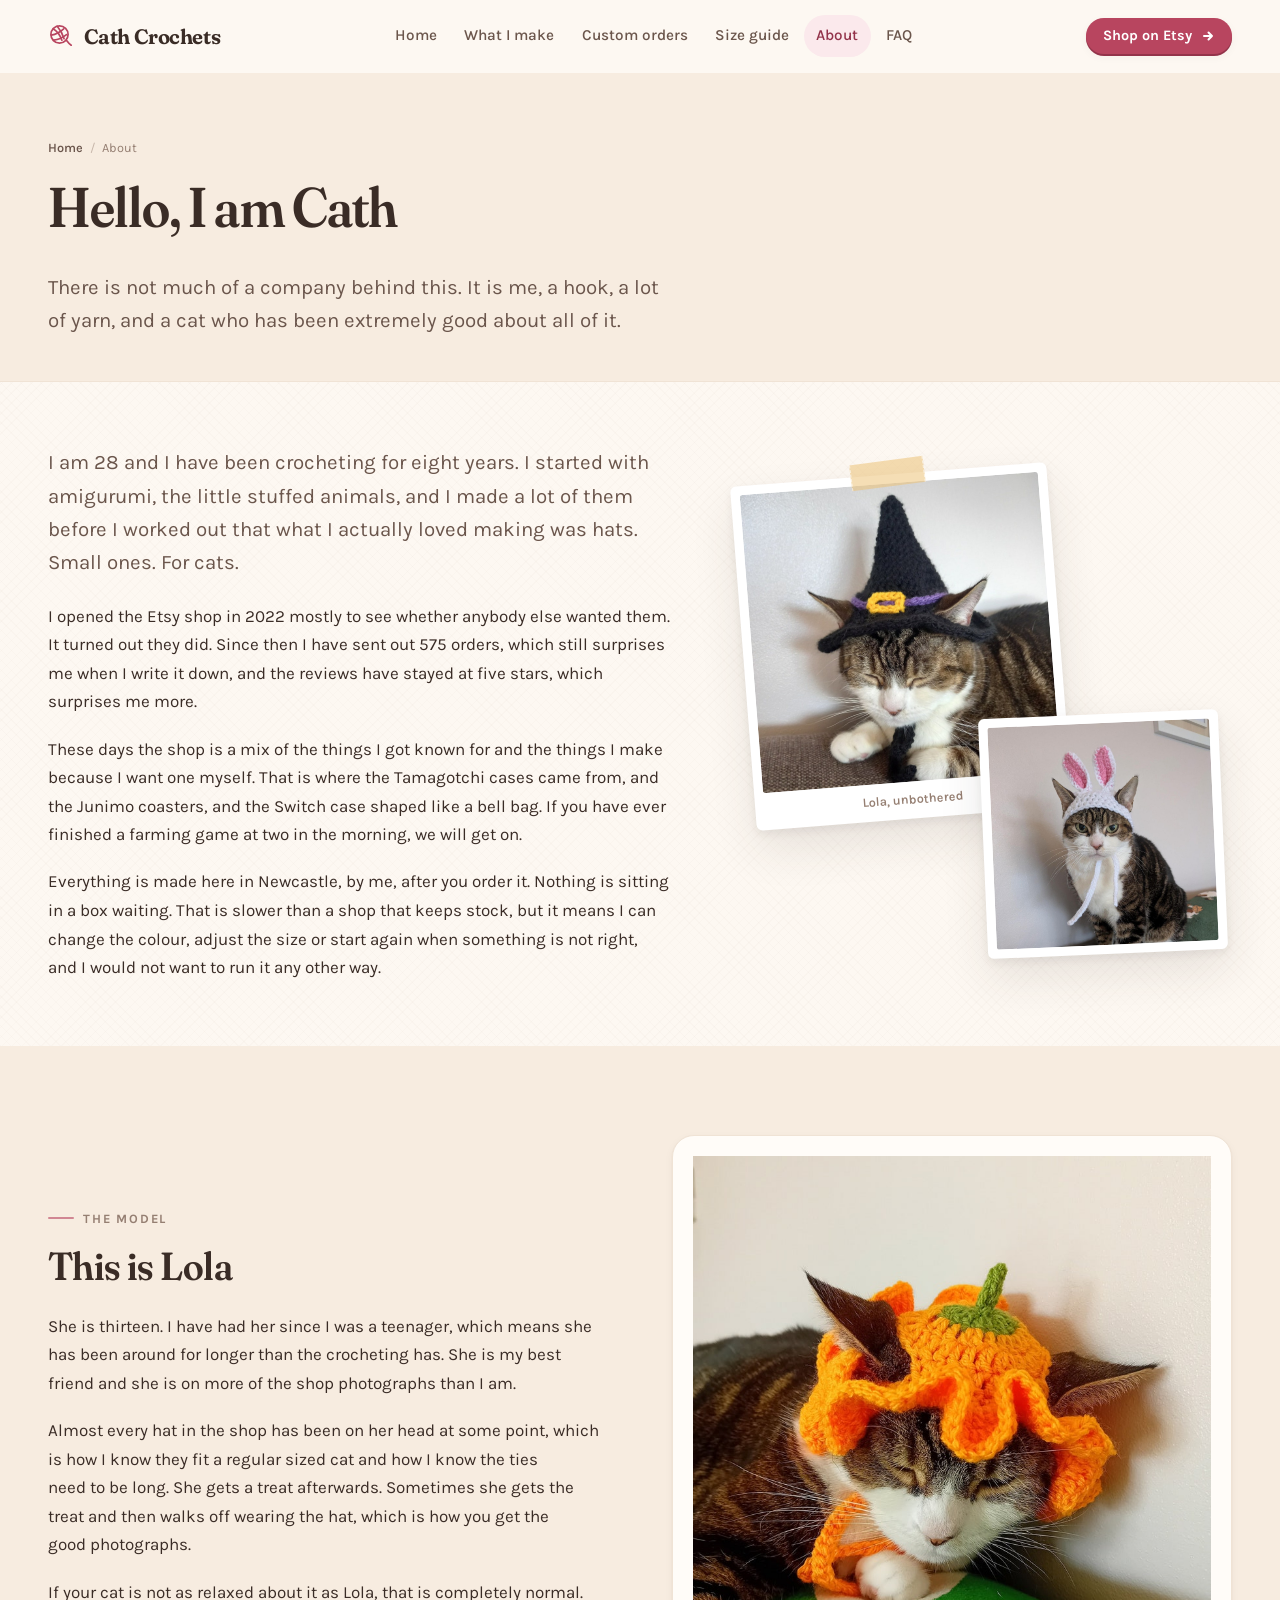
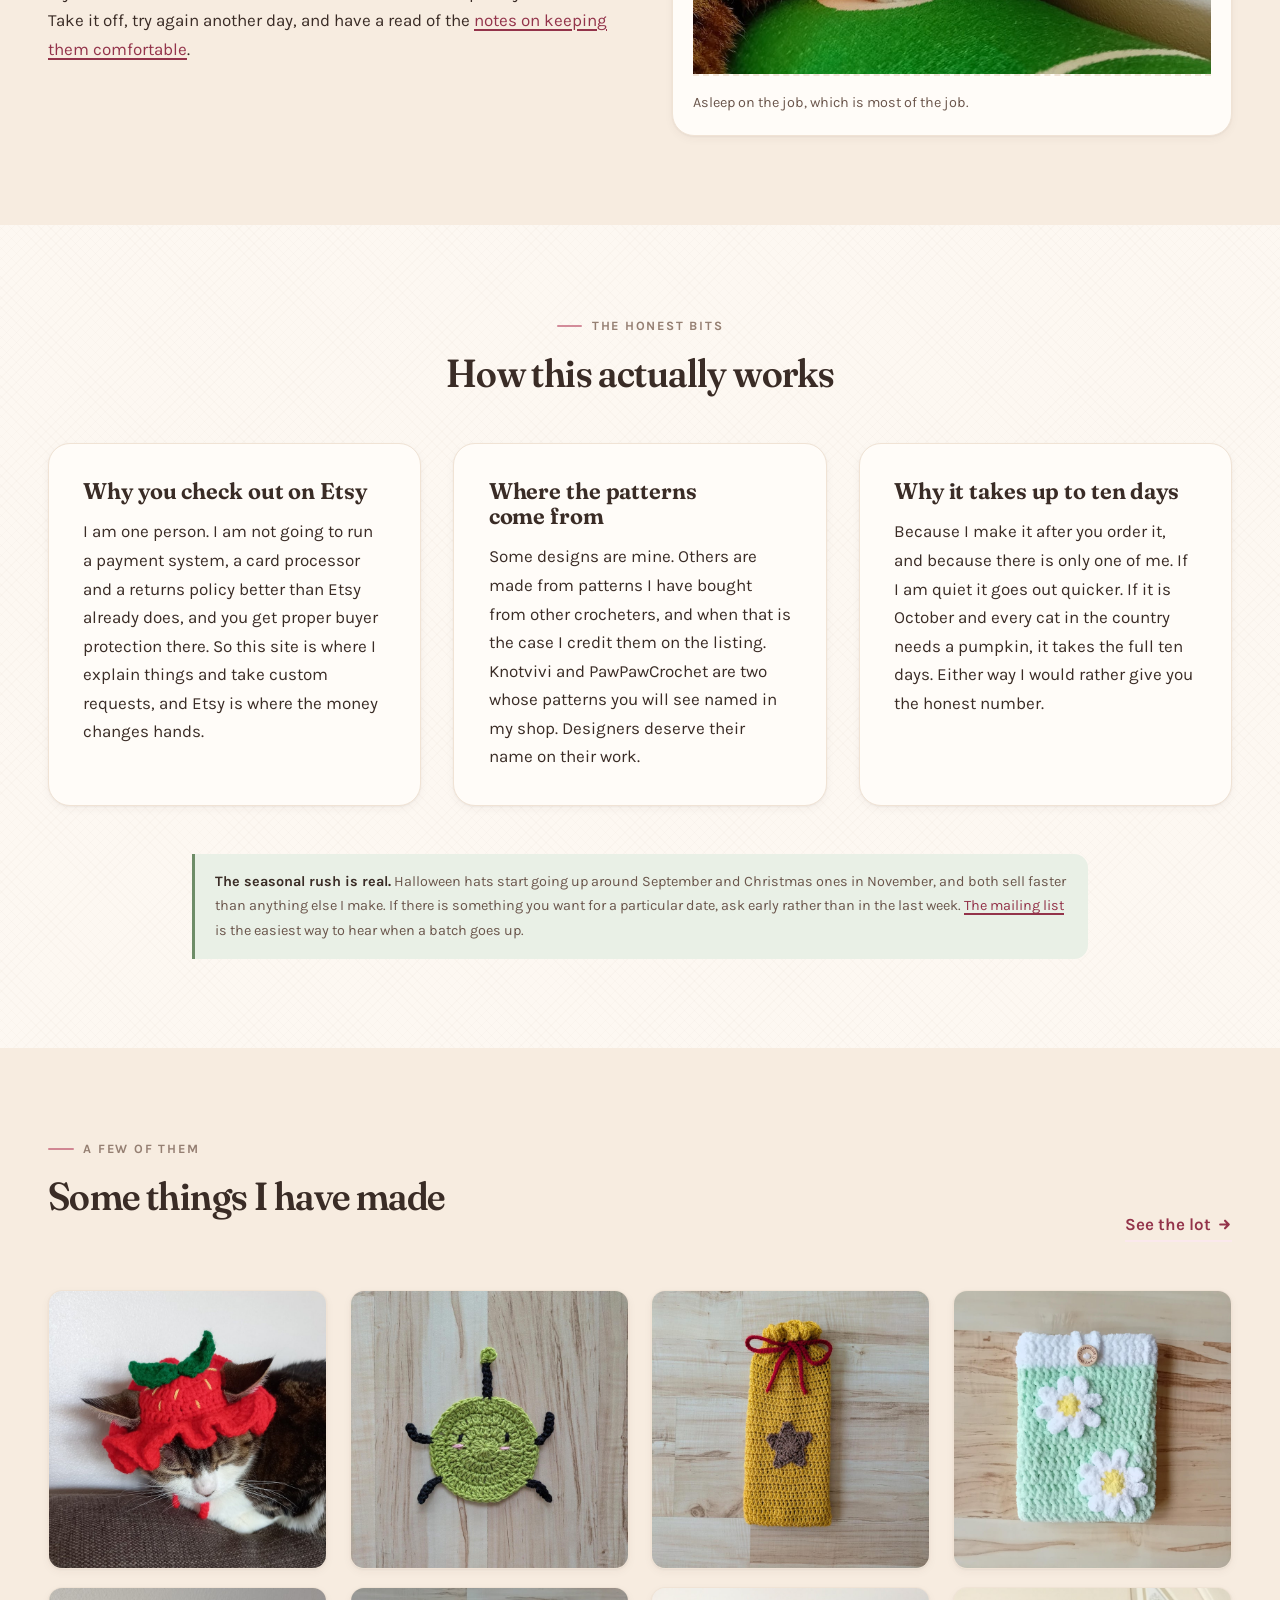
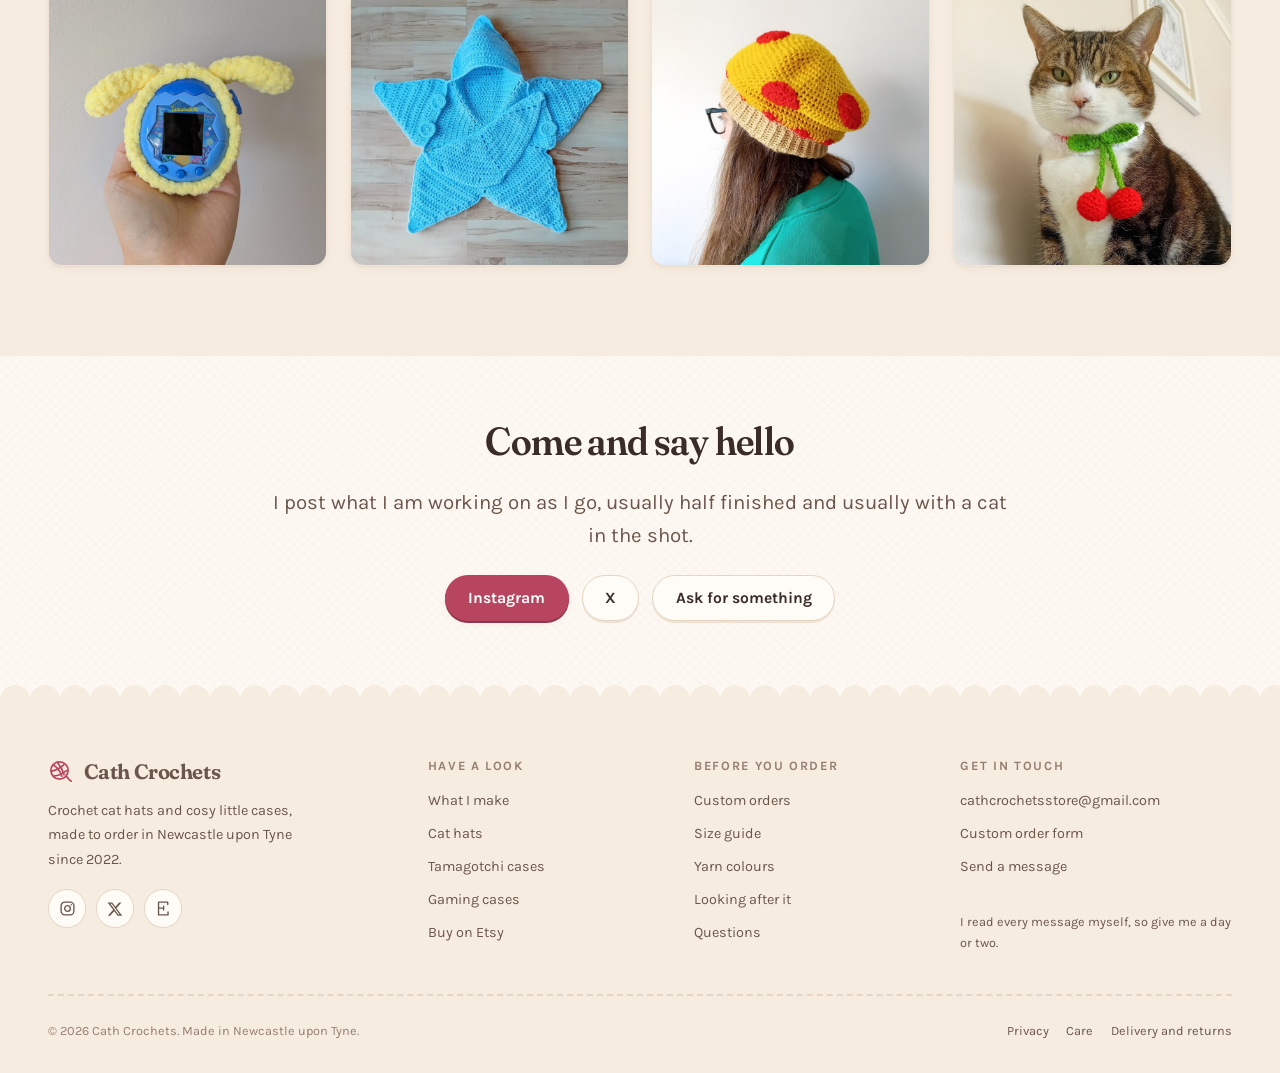
<file: about.html>
<!DOCTYPE html>
<html lang="en-GB" class="no-js">
<head>
<meta charset="utf-8">
<meta name="viewport" content="width=device-width, initial-scale=1">
<title>About Cath and Lola | Cath Crochets</title>
<meta name="description" content="Cath has been crocheting for eight years and selling from Newcastle upon Tyne since 2022. Lola, thirteen, does the modelling. Here is how the shop actually works.">
<link rel="canonical" href="https://cathcrochets.github.io/Website/about.html">
<meta property="og:type" content="profile">
<meta property="og:site_name" content="Cath Crochets">
<meta property="og:title" content="About Cath and Lola | Cath Crochets">
<meta property="og:description" content="Eight years of crochet, three years of shop, one very patient cat.">
<meta property="og:image" content="https://cathcrochets.github.io/Website/assets/img/products/witch-cat-hat.jpg">
<meta property="og:url" content="https://cathcrochets.github.io/Website/about.html">
<meta name="twitter:card" content="summary_large_image">
<meta name="theme-color" content="#fdf8f2">
<link rel="icon" href="assets/img/favicon.svg" type="image/svg+xml">
<link rel="apple-touch-icon" href="assets/img/apple-touch-icon.png">
<link rel="preload" href="assets/fonts/fraunces-latin.woff2" as="font" type="font/woff2" crossorigin>
<link rel="preload" href="assets/fonts/karla-latin.woff2" as="font" type="font/woff2" crossorigin>
<link rel="stylesheet" href="assets/css/style.css">
<script>document.documentElement.className = document.documentElement.className.replace('no-js', 'js');</script>
</head>
<body>

<a class="skip-link" href="#main">Skip to content</a>

<header class="header">
  <div class="wrap header__inner">
    <a class="brand" href="index.html">
      <svg width="26" height="26" viewBox="0 0 26 26" fill="none" stroke="currentColor" stroke-width="1.7" stroke-linecap="round" aria-hidden="true" focusable="false">
        <circle cx="11.5" cy="11.5" r="8.6"/><path d="M5.1 5.8c2.6 1.4 6.4 5.3 8.8 11.4"/><path d="M9.2 3.2c2.3 2.6 5.4 7.6 6.9 12.6"/><path d="M3.3 12.2c3.1-.6 8.2-2.6 12.4-6.4"/><path d="M5.6 17.2c3.2-.4 8.5-2.1 12.9-5.6"/><path d="M18.6 17.6c1.5 2.1 3 3.6 4.6 4.6"/>
      </svg>
      <span>Cath Crochets</span>
    </a>
    <button class="nav-toggle" type="button" aria-expanded="false" aria-controls="site-nav">
      <span class="nav-toggle__bars" aria-hidden="true"><i></i><i></i><i></i></span> Menu
    </button>
    <div class="header__nav" id="site-nav">
      <nav class="nav" aria-label="Main">
        <a href="index.html">Home</a>
        <a href="shop.html">What I make</a>
        <a href="custom.html">Custom orders</a>
        <a href="sizing.html">Size guide</a>
        <a href="about.html" aria-current="page">About</a>
        <a href="faq.html">FAQ</a>
      </nav>
      <a class="btn btn--primary btn--small" href="https://www.etsy.com/uk/shop/CathCrochetsUK" data-site="etsy" rel="noopener">Shop on Etsy</a>
    </div>
    <div class="header__actions">
      <a class="btn btn--primary btn--small" href="https://www.etsy.com/uk/shop/CathCrochetsUK" data-site="etsy" rel="noopener">
        Shop on Etsy
        <svg class="arrow" width="14" height="14" viewBox="0 0 14 14" fill="none" stroke="currentColor" stroke-width="2" stroke-linecap="round" stroke-linejoin="round" aria-hidden="true" focusable="false"><path d="M3 7h8M7.5 3.5 11 7l-3.5 3.5"/></svg>
      </a>
    </div>
  </div>
</header>

<main id="main">

  <div class="page-head">
    <div class="wrap">
      <ol class="crumbs">
        <li><a href="index.html">Home</a></li>
        <li>About</li>
      </ol>
      <h1>Hello, I am Cath</h1>
      <p class="lede">There is not much of a company behind this. It is me, a hook, a lot of yarn, and a cat who has been extremely good about all of it.</p>
    </div>
  </div>

  <!-- ================= Story ================= -->
  <section class="section section--tight">
    <div class="wrap split split--wide-left">
      <div>
        <p class="lede">I am 28 and I have been crocheting for eight years. I started with amigurumi, the little stuffed animals, and I made a lot of them before I worked out that what I actually loved making was hats. Small ones. For cats.</p>
        <p>I opened the Etsy shop in 2022 mostly to see whether anybody else wanted them. It turned out they did. Since then I have sent out 575 orders, which still surprises me when I write it down, and the reviews have stayed at five stars, which surprises me more.</p>
        <p>These days the shop is a mix of the things I got known for and the things I make because I want one myself. That is where the Tamagotchi cases came from, and the Junimo coasters, and the Switch case shaped like a bell bag. If you have ever finished a farming game at two in the morning, we will get on.</p>
        <p>Everything is made here in Newcastle, by me, after you order it. Nothing is sitting in a box waiting. That is slower than a shop that keeps stock, but it means I can change the colour, adjust the size or start again when something is not right, and I would not want to run it any other way.</p>
      </div>

      <div class="photo-cluster" style="max-width:30rem">
        <figure class="pc-1" style="width:66%; top:0">
          <span class="tape" aria-hidden="true"></span>
          <img src="assets/img/products/witch-cat-hat.jpg" width="794" height="794" alt="Lola the tabby cat wearing a small black crochet witches hat with a purple band" loading="lazy" decoding="async">
          <figcaption>Lola, unbothered</figcaption>
        </figure>
        <figure class="pc-3" style="width:50%; right:0; bottom:0">
          <img src="assets/img/products/bunny-cat-hat.jpg" width="794" height="794" alt="A crochet bunny hat with long ears made for a cat" loading="lazy" decoding="async">
        </figure>
      </div>
    </div>
  </section>

  <!-- ================= Lola ================= -->
  <section class="section section--paper2">
    <div class="wrap split split--flip">
      <figure class="diagram">
        <img src="assets/img/products/pumpkin-cat-hat.jpg" width="794" height="794" alt="Lola the tabby cat asleep wearing an orange crochet pumpkin hat" loading="lazy" decoding="async">
        <figcaption>Asleep on the job, which is most of the job.</figcaption>
      </figure>
      <div>
        <p class="eyebrow">The model</p>
        <h2>This is Lola</h2>
        <p>She is thirteen. I have had her since I was a teenager, which means she has been around for longer than the crocheting has. She is my best friend and she is on more of the shop photographs than I am.</p>
        <p>Almost every hat in the shop has been on her head at some point, which is how I know they fit a regular sized cat and how I know the ties need to be long. She gets a treat afterwards. Sometimes she gets the treat and then walks off wearing the hat, which is how you get the good photographs.</p>
        <p class="mb-0">If your cat is not as relaxed about it as Lola, that is completely normal. Take it off, try again another day, and have a read of the <a href="care.html#pets">notes on keeping them comfortable</a>.</p>
      </div>
    </div>
  </section>

  <!-- ================= How it works ================= -->
  <section class="section">
    <div class="wrap">
      <div class="sect-head sect-head--center">
        <p class="eyebrow">The honest bits</p>
        <h2>How this actually works</h2>
      </div>

      <div class="grid-3">
        <div class="panel">
          <h3 class="mt-0">Why you check out on Etsy</h3>
          <p class="mb-0">I am one person. I am not going to run a payment system, a card processor and a returns policy better than Etsy already does, and you get proper buyer protection there. So this site is where I explain things and take custom requests, and Etsy is where the money changes hands.</p>
        </div>
        <div class="panel">
          <h3 class="mt-0">Where the patterns come from</h3>
          <p class="mb-0">Some designs are mine. Others are made from patterns I have bought from other crocheters, and when that is the case I credit them on the listing. Knotvivi and PawPawCrochet are two whose patterns you will see named in my shop. Designers deserve their name on their work.</p>
        </div>
        <div class="panel">
          <h3 class="mt-0">Why it takes up to ten days</h3>
          <p class="mb-0">Because I make it after you order it, and because there is only one of me. If I am quiet it goes out quicker. If it is October and every cat in the country needs a pumpkin, it takes the full ten days. Either way I would rather give you the honest number.</p>
        </div>
      </div>

      <div class="note note--sage mt-3" style="max-width:56rem;margin-inline:auto">
        <p><strong>The seasonal rush is real.</strong> Halloween hats start going up around September and Christmas ones in November, and both sell faster than anything else I make. If there is something you want for a particular date, ask early rather than in the last week. <a href="index.html#custom">The mailing list</a> is the easiest way to hear when a batch goes up.</p>
      </div>
    </div>
  </section>

  <!-- ================= Gallery ================= -->
  <section class="section section--paper2">
    <div class="wrap">
      <div class="sect-head sect-head--split">
        <div>
          <p class="eyebrow">A few of them</p>
          <h2>Some things I have made</h2>
        </div>
        <a class="link-arrow" href="shop.html">
          See the lot
          <svg class="arrow" width="15" height="15" viewBox="0 0 14 14" fill="none" stroke="currentColor" stroke-width="2" stroke-linecap="round" stroke-linejoin="round" aria-hidden="true" focusable="false"><path d="M3 7h8M7.5 3.5 11 7l-3.5 3.5"/></svg>
        </a>
      </div>

      <div class="products products--gallery">
        <div class="product"><div class="product__media"><img src="assets/img/products/strawberry-cat-hat.jpg" width="794" height="794" alt="A tabby cat wearing a red crochet strawberry hat" loading="lazy" decoding="async"></div></div>
        <div class="product"><div class="product__media"><img src="assets/img/products/junimo-coasters.jpg" width="794" height="794" alt="A green crochet Junimo coaster" loading="lazy" decoding="async"></div></div>
        <div class="product"><div class="product__media"><img src="assets/img/products/switch2-bell-bag.jpg" width="794" height="794" alt="A Switch 2 in a crochet bell bag case" loading="lazy" decoding="async"></div></div>
        <div class="product"><div class="product__media"><img src="assets/img/products/kindle-daisy.jpg" width="794" height="794" alt="A crochet Kindle sleeve with daisies" loading="lazy" decoding="async"></div></div>
        <div class="product"><div class="product__media"><img src="assets/img/products/tama-paradise-puppy.jpg" width="794" height="794" alt="A Tamagotchi Paradise in a crochet case with puppy ears" loading="lazy" decoding="async"></div></div>
        <div class="product"><div class="product__media"><img src="assets/img/products/baby-star-suit.jpg" width="794" height="794" alt="A newborn crochet star suit" loading="lazy" decoding="async"></div></div>
        <div class="product"><div class="product__media"><img src="assets/img/products/pizza-beanie.jpg" width="794" height="794" alt="A crochet beanie made to look like a slice of pizza" loading="lazy" decoding="async"></div></div>
        <div class="product"><div class="product__media"><img src="assets/img/products/cherry-cat-collar.jpg" width="794" height="794" alt="A crochet collar with red cherries" loading="lazy" decoding="async"></div></div>
      </div>
    </div>
  </section>

  <!-- ================= Contact ================= -->
  <section class="section section--tight">
    <div class="wrap wrap-narrow center">
      <h2>Come and say hello</h2>
      <p class="lede">I post what I am working on as I go, usually half finished and usually with a cat in the shot.</p>
      <div class="btn-row" style="justify-content:center">
        <a class="btn btn--primary" href="https://www.instagram.com/cathcrochetsuk/" data-site="instagram" rel="noopener">Instagram</a>
        <a class="btn btn--ghost" href="https://twitter.com/CathCrochets" data-site="twitter" rel="noopener">X</a>
        <a class="btn btn--ghost" href="custom.html">Ask for something</a>
      </div>
    </div>
  </section>

</main>

<div class="edge" style="--edge-from: var(--paper); --edge-to: var(--paper-2);" aria-hidden="true"></div>

<footer class="footer">
  <div class="wrap">
    <div class="footer__grid">
      <div>
        <a class="brand" href="index.html">
          <svg width="26" height="26" viewBox="0 0 26 26" fill="none" stroke="currentColor" stroke-width="1.7" stroke-linecap="round" aria-hidden="true" focusable="false">
            <circle cx="11.5" cy="11.5" r="8.6"/><path d="M5.1 5.8c2.6 1.4 6.4 5.3 8.8 11.4"/><path d="M9.2 3.2c2.3 2.6 5.4 7.6 6.9 12.6"/><path d="M3.3 12.2c3.1-.6 8.2-2.6 12.4-6.4"/><path d="M5.6 17.2c3.2-.4 8.5-2.1 12.9-5.6"/><path d="M18.6 17.6c1.5 2.1 3 3.6 4.6 4.6"/>
          </svg>
          <span>Cath Crochets</span>
        </a>
        <p class="footer__blurb">Crochet cat hats and cosy little cases, made to order in Newcastle upon Tyne since 2022.</p>
        <div class="socials">
          <a href="https://www.instagram.com/cathcrochetsuk/" data-site="instagram" rel="noopener" aria-label="Cath Crochets on Instagram">
            <svg width="17" height="17" viewBox="0 0 24 24" fill="none" stroke="currentColor" stroke-width="1.9" aria-hidden="true" focusable="false"><rect x="3" y="3" width="18" height="18" rx="5"/><circle cx="12" cy="12" r="4"/><circle cx="17.4" cy="6.6" r="1.1" fill="currentColor" stroke="none"/></svg>
          </a>
          <a href="https://twitter.com/CathCrochets" data-site="twitter" rel="noopener" aria-label="Cath Crochets on X, formerly Twitter">
            <svg width="16" height="16" viewBox="0 0 24 24" fill="currentColor" aria-hidden="true" focusable="false"><path d="M18.2 2.3h3.4l-7.4 8.5 8.7 11.5h-6.8l-5.3-7-6.1 7H1.3l7.9-9.1L.9 2.3h7l4.8 6.4zm-1.2 17.9h1.9L7.1 4.2H5z"/></svg>
          </a>
          <a href="https://www.etsy.com/uk/shop/CathCrochetsUK" data-site="etsy" rel="noopener" aria-label="Cath Crochets on Etsy">
            <svg width="17" height="17" viewBox="0 0 24 24" fill="none" stroke="currentColor" stroke-width="1.9" stroke-linecap="round" stroke-linejoin="round" aria-hidden="true" focusable="false"><path d="M5 3h13v3.5M5 3v18h13.4V17M5 11.4h7.2M12.2 8.6v5.6"/></svg>
          </a>
        </div>
      </div>
      <div>
        <h2>Have a look</h2>
        <ul>
          <li><a href="shop.html">What I make</a></li>
          <li><a href="shop.html?show=cat-hats">Cat hats</a></li>
          <li><a href="shop.html?show=tamagotchi">Tamagotchi cases</a></li>
          <li><a href="shop.html?show=gaming">Gaming cases</a></li>
          <li><a href="https://www.etsy.com/uk/shop/CathCrochetsUK" data-site="etsy" rel="noopener">Buy on Etsy</a></li>
        </ul>
      </div>
      <div>
        <h2>Before you order</h2>
        <ul>
          <li><a href="custom.html">Custom orders</a></li>
          <li><a href="sizing.html">Size guide</a></li>
          <li><a href="sizing.html#colours">Yarn colours</a></li>
          <li><a href="care.html">Looking after it</a></li>
          <li><a href="faq.html">Questions</a></li>
        </ul>
      </div>
      <div>
        <h2>Get in touch</h2>
        <ul>
          <li><a href="mailto:cathcrochetsstore@gmail.com" data-site="email" data-fill="text">cathcrochetsstore@gmail.com</a></li>
          <li><a href="custom.html">Custom order form</a></li>
          <li><a href="faq.html#message">Send a message</a></li>
        </ul>
        <p class="tiny mt-2 muted">I read every message myself, so give me a day or two.</p>
      </div>
    </div>
    <div class="footer__base">
      <p>&copy; <span id="year">2026</span> Cath Crochets. Made in Newcastle upon Tyne.</p>
      <nav aria-label="Legal">
        <a href="privacy.html">Privacy</a>
        <a href="care.html">Care</a>
        <a href="faq.html#delivery">Delivery and returns</a>
      </nav>
    </div>
  </div>
</footer>

<script src="assets/js/config.js"></script>
<script src="assets/js/site.js" defer></script>
</body>
</html>
</file>
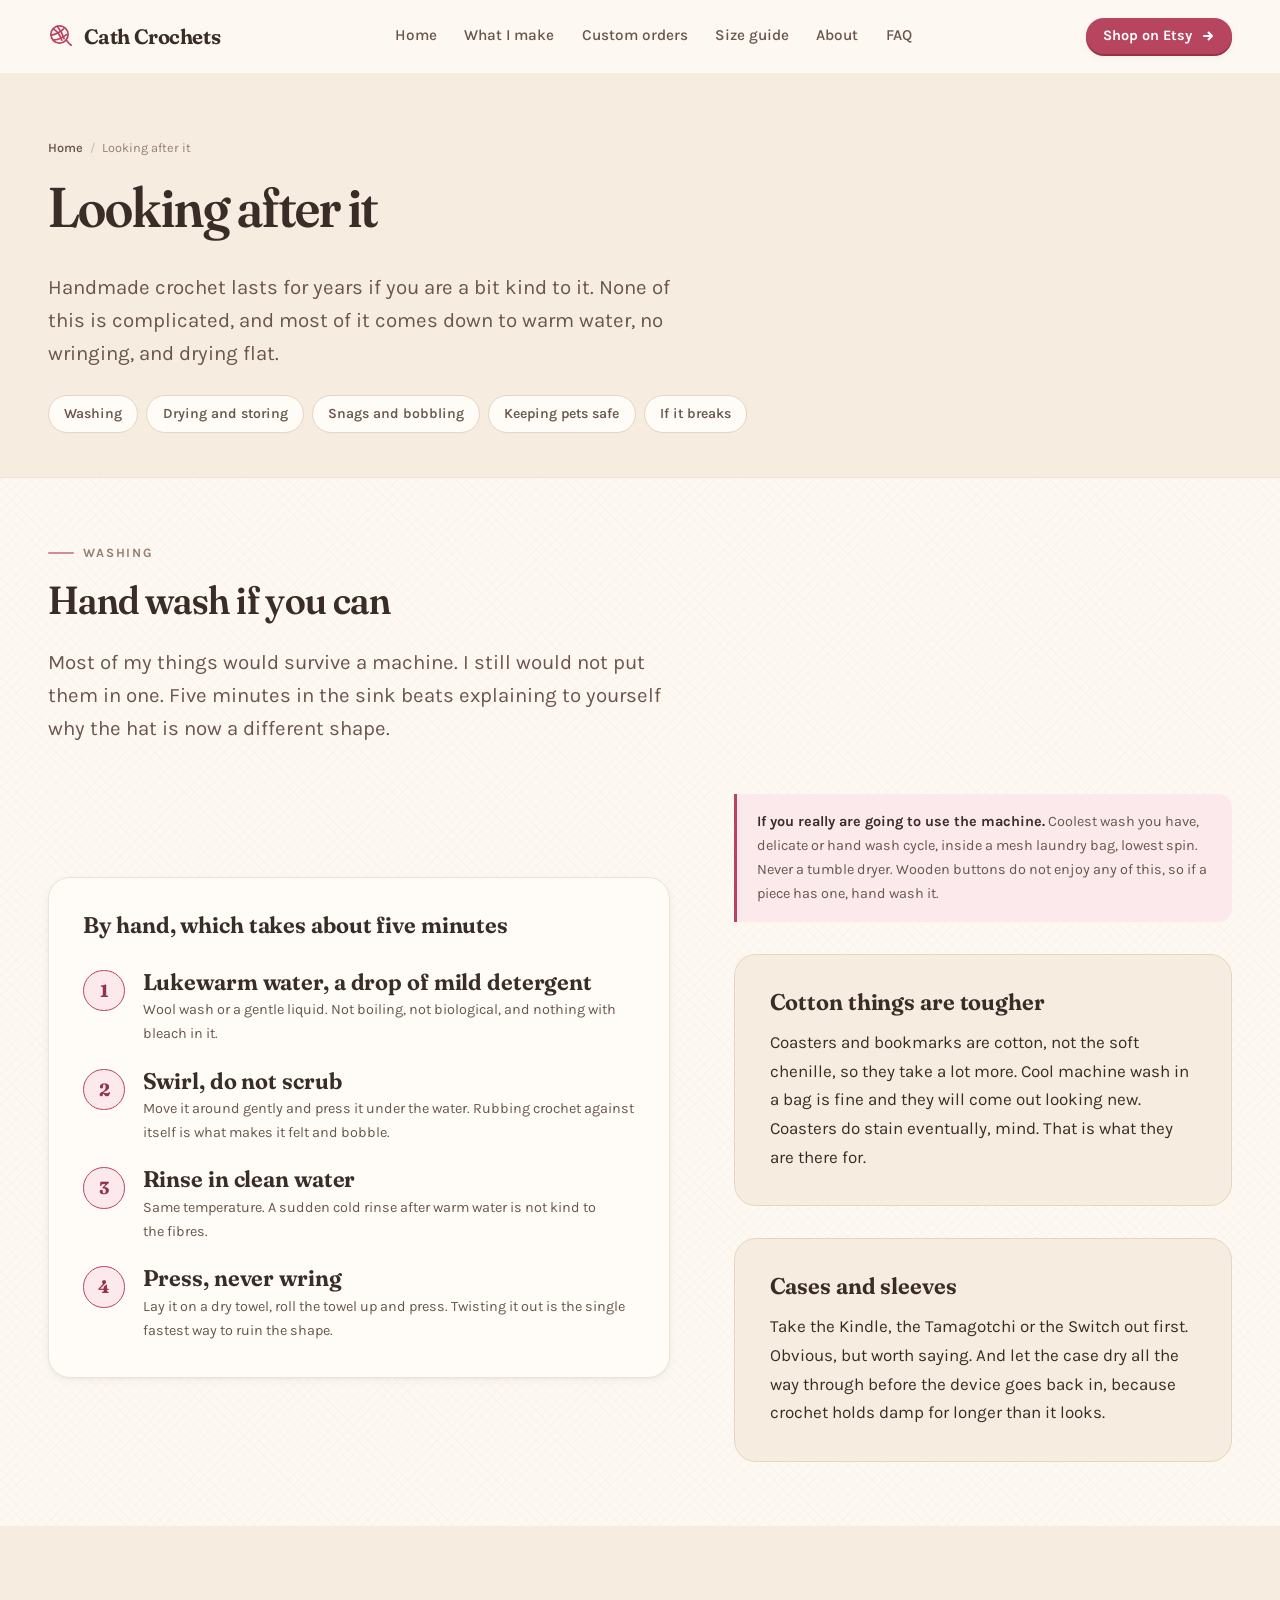
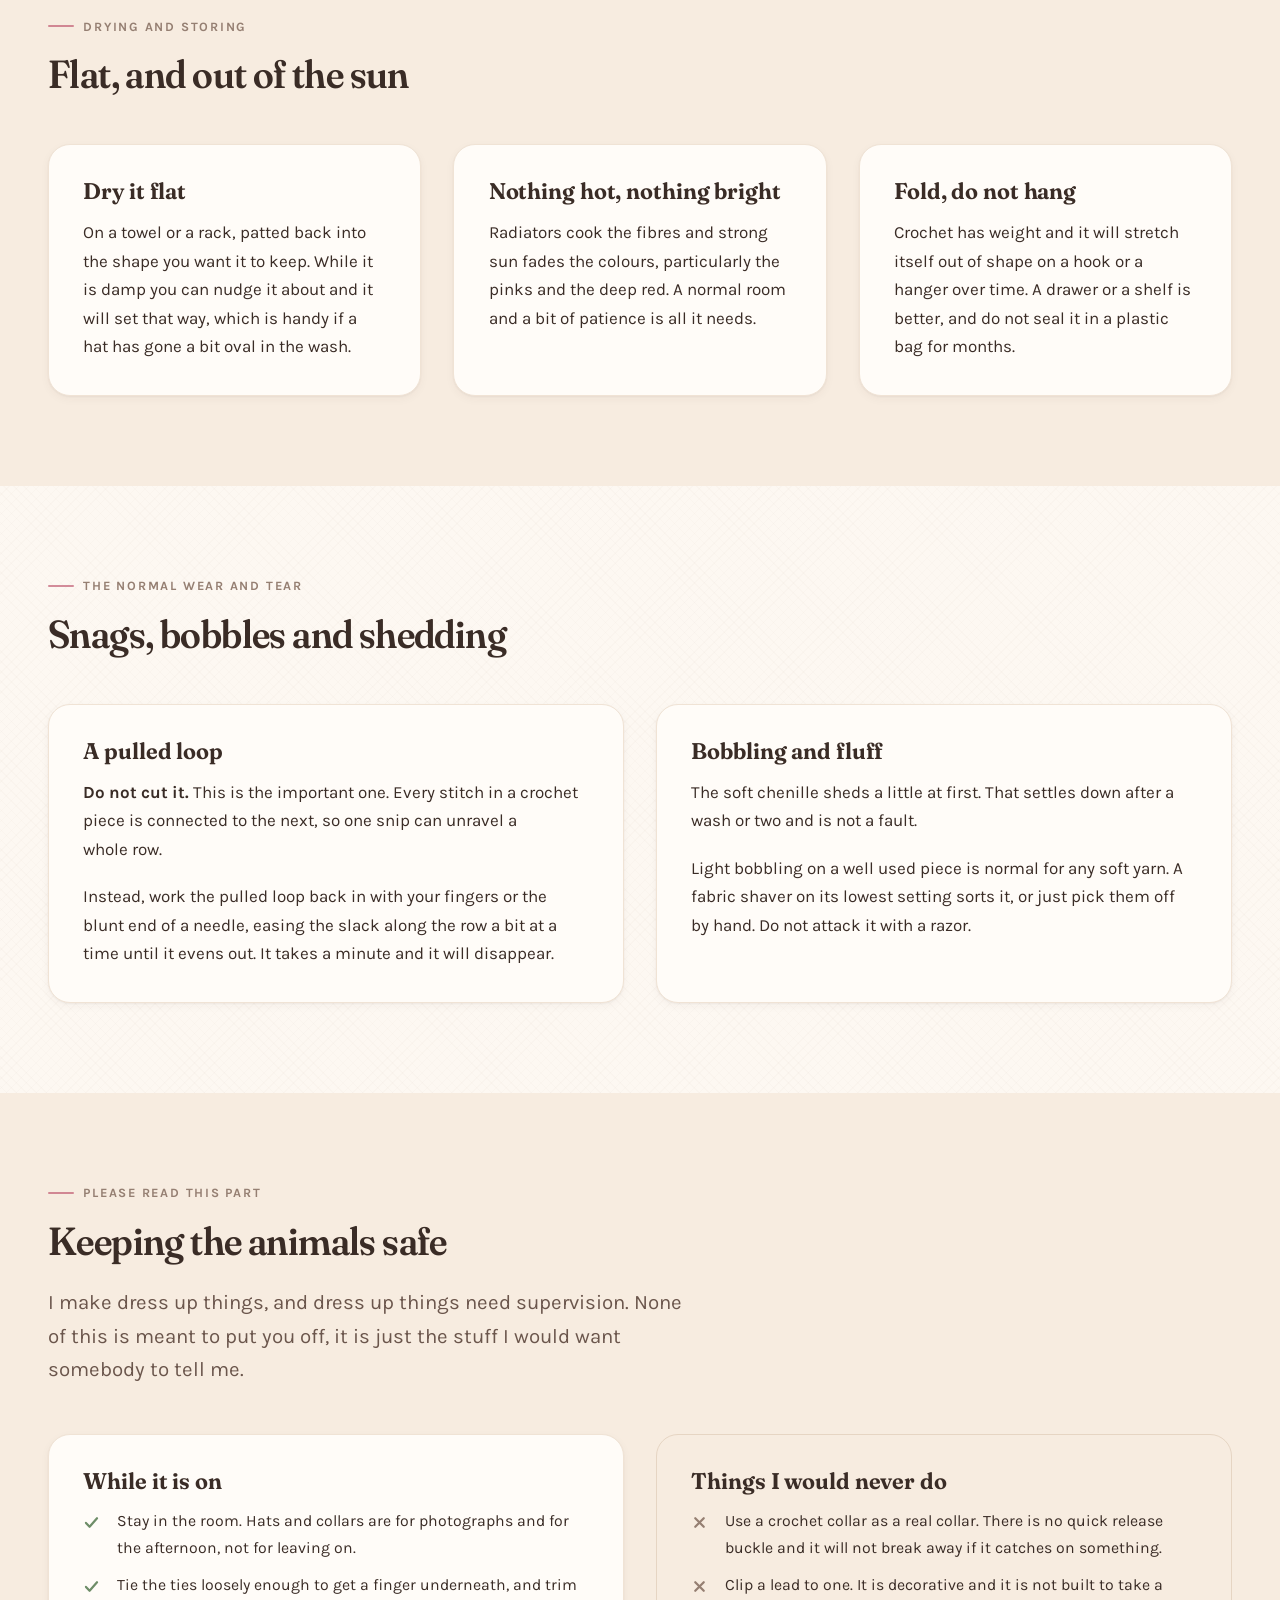
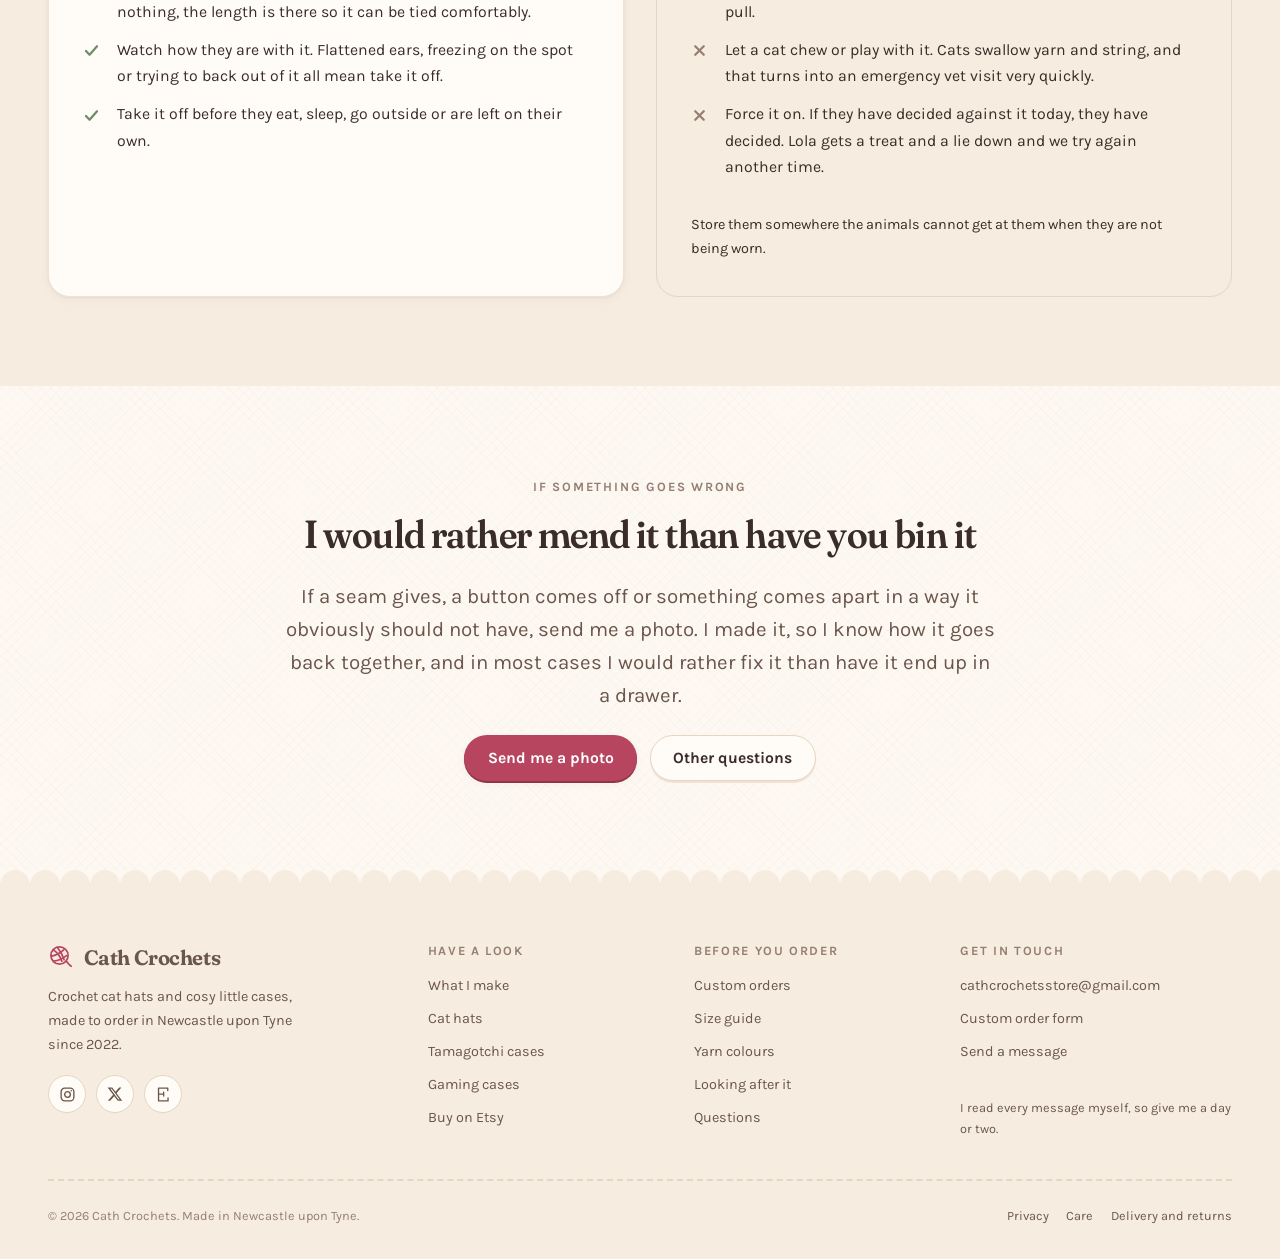
<file: care.html>
<!DOCTYPE html>
<html lang="en-GB" class="no-js">
<head>
<meta charset="utf-8">
<meta name="viewport" content="width=device-width, initial-scale=1">
<title>Looking after it | Cath Crochets</title>
<meta name="description" content="How to wash, dry, store and repair handmade crochet, plus a straight word about keeping hats and collars safe for cats and dogs.">
<link rel="canonical" href="https://cathcrochets.github.io/Website/care.html">
<meta property="og:type" content="article">
<meta property="og:site_name" content="Cath Crochets">
<meta property="og:title" content="Looking after it | Cath Crochets">
<meta property="og:description" content="How to wash, dry, store and repair handmade crochet, and how to keep hats and collars safe for pets.">
<meta property="og:image" content="https://cathcrochets.github.io/Website/assets/img/products/kindle-daisy.jpg">
<meta property="og:url" content="https://cathcrochets.github.io/Website/care.html">
<meta name="twitter:card" content="summary_large_image">
<meta name="theme-color" content="#fdf8f2">
<link rel="icon" href="assets/img/favicon.svg" type="image/svg+xml">
<link rel="apple-touch-icon" href="assets/img/apple-touch-icon.png">
<link rel="preload" href="assets/fonts/fraunces-latin.woff2" as="font" type="font/woff2" crossorigin>
<link rel="preload" href="assets/fonts/karla-latin.woff2" as="font" type="font/woff2" crossorigin>
<link rel="stylesheet" href="assets/css/style.css">
<script>document.documentElement.className = document.documentElement.className.replace('no-js', 'js');</script>
</head>
<body>

<a class="skip-link" href="#main">Skip to content</a>

<header class="header">
  <div class="wrap header__inner">
    <a class="brand" href="index.html">
      <svg width="26" height="26" viewBox="0 0 26 26" fill="none" stroke="currentColor" stroke-width="1.7" stroke-linecap="round" aria-hidden="true" focusable="false">
        <circle cx="11.5" cy="11.5" r="8.6"/><path d="M5.1 5.8c2.6 1.4 6.4 5.3 8.8 11.4"/><path d="M9.2 3.2c2.3 2.6 5.4 7.6 6.9 12.6"/><path d="M3.3 12.2c3.1-.6 8.2-2.6 12.4-6.4"/><path d="M5.6 17.2c3.2-.4 8.5-2.1 12.9-5.6"/><path d="M18.6 17.6c1.5 2.1 3 3.6 4.6 4.6"/>
      </svg>
      <span>Cath Crochets</span>
    </a>
    <button class="nav-toggle" type="button" aria-expanded="false" aria-controls="site-nav">
      <span class="nav-toggle__bars" aria-hidden="true"><i></i><i></i><i></i></span> Menu
    </button>
    <div class="header__nav" id="site-nav">
      <nav class="nav" aria-label="Main">
        <a href="index.html">Home</a>
        <a href="shop.html">What I make</a>
        <a href="custom.html">Custom orders</a>
        <a href="sizing.html">Size guide</a>
        <a href="about.html">About</a>
        <a href="faq.html">FAQ</a>
      </nav>
      <a class="btn btn--primary btn--small" href="https://www.etsy.com/uk/shop/CathCrochetsUK" data-site="etsy" rel="noopener">Shop on Etsy</a>
    </div>
    <div class="header__actions">
      <a class="btn btn--primary btn--small" href="https://www.etsy.com/uk/shop/CathCrochetsUK" data-site="etsy" rel="noopener">
        Shop on Etsy
        <svg class="arrow" width="14" height="14" viewBox="0 0 14 14" fill="none" stroke="currentColor" stroke-width="2" stroke-linecap="round" stroke-linejoin="round" aria-hidden="true" focusable="false"><path d="M3 7h8M7.5 3.5 11 7l-3.5 3.5"/></svg>
      </a>
    </div>
  </div>
</header>

<main id="main">

  <div class="page-head">
    <div class="wrap">
      <ol class="crumbs">
        <li><a href="index.html">Home</a></li>
        <li>Looking after it</li>
      </ol>
      <h1>Looking after it</h1>
      <p class="lede">Handmade crochet lasts for years if you are a bit kind to it. None of this is complicated, and most of it comes down to warm water, no wringing, and drying flat.</p>
      <ul class="jump">
        <li><a href="#washing">Washing</a></li>
        <li><a href="#drying">Drying and storing</a></li>
        <li><a href="#snags">Snags and bobbling</a></li>
        <li><a href="#pets">Keeping pets safe</a></li>
        <li><a href="#repairs">If it breaks</a></li>
      </ul>
    </div>
  </div>

  <!-- ================= Washing ================= -->
  <section class="section section--tight" id="washing">
    <div class="wrap">
      <div class="sect-head">
        <p class="eyebrow">Washing</p>
        <h2>Hand wash if you can</h2>
        <p class="lede">Most of my things would survive a machine. I still would not put them in one. Five minutes in the sink beats explaining to yourself why the hat is now a different shape.</p>
      </div>

      <div class="split split--wide-left">
        <div class="panel">
          <h3 class="mt-0">By hand, which takes about five minutes</h3>
          <ol class="steps mt-2">
            <li>
              <div>
                <h3>Lukewarm water, a drop of mild detergent</h3>
                <p>Wool wash or a gentle liquid. Not boiling, not biological, and nothing with bleach in it.</p>
              </div>
            </li>
            <li>
              <div>
                <h3>Swirl, do not scrub</h3>
                <p>Move it around gently and press it under the water. Rubbing crochet against itself is what makes it felt and bobble.</p>
              </div>
            </li>
            <li>
              <div>
                <h3>Rinse in clean water</h3>
                <p>Same temperature. A sudden cold rinse after warm water is not kind to the fibres.</p>
              </div>
            </li>
            <li>
              <div>
                <h3>Press, never wring</h3>
                <p>Lay it on a dry towel, roll the towel up and press. Twisting it out is the single fastest way to ruin the shape.</p>
              </div>
            </li>
          </ol>
        </div>

        <div>
          <div class="note note--berry">
            <p><strong>If you really are going to use the machine.</strong> Coolest wash you have, delicate or hand wash cycle, inside a mesh laundry bag, lowest spin. Never a tumble dryer. Wooden buttons do not enjoy any of this, so if a piece has one, hand wash it.</p>
          </div>

          <div class="panel panel--tint mt-2">
            <h3 class="mt-0">Cotton things are tougher</h3>
            <p class="mb-0">Coasters and bookmarks are cotton, not the soft chenille, so they take a lot more. Cool machine wash in a bag is fine and they will come out looking new. Coasters do stain eventually, mind. That is what they are there for.</p>
          </div>

          <div class="panel panel--tint mt-2">
            <h3 class="mt-0">Cases and sleeves</h3>
            <p class="mb-0">Take the Kindle, the Tamagotchi or the Switch out first. Obvious, but worth saying. And let the case dry all the way through before the device goes back in, because crochet holds damp for longer than it looks.</p>
          </div>
        </div>
      </div>
    </div>
  </section>

  <!-- ================= Drying ================= -->
  <section class="section section--paper2" id="drying">
    <div class="wrap">
      <div class="sect-head">
        <p class="eyebrow">Drying and storing</p>
        <h2>Flat, and out of the sun</h2>
      </div>

      <div class="grid-3">
        <div class="panel">
          <h3 class="mt-0">Dry it flat</h3>
          <p class="mb-0">On a towel or a rack, patted back into the shape you want it to keep. While it is damp you can nudge it about and it will set that way, which is handy if a hat has gone a bit oval in the wash.</p>
        </div>
        <div class="panel">
          <h3 class="mt-0">Nothing hot, nothing bright</h3>
          <p class="mb-0">Radiators cook the fibres and strong sun fades the colours, particularly the pinks and the deep red. A normal room and a bit of patience is all it needs.</p>
        </div>
        <div class="panel">
          <h3 class="mt-0">Fold, do not hang</h3>
          <p class="mb-0">Crochet has weight and it will stretch itself out of shape on a hook or a hanger over time. A drawer or a shelf is better, and do not seal it in a plastic bag for months.</p>
        </div>
      </div>
    </div>
  </section>

  <!-- ================= Snags ================= -->
  <section class="section" id="snags">
    <div class="wrap">
      <div class="sect-head">
        <p class="eyebrow">The normal wear and tear</p>
        <h2>Snags, bobbles and shedding</h2>
      </div>

      <div class="grid-2">
        <div class="panel">
          <h3 class="mt-0">A pulled loop</h3>
          <p><strong>Do not cut it.</strong> This is the important one. Every stitch in a crochet piece is connected to the next, so one snip can unravel a whole row.</p>
          <p class="mb-0">Instead, work the pulled loop back in with your fingers or the blunt end of a needle, easing the slack along the row a bit at a time until it evens out. It takes a minute and it will disappear.</p>
        </div>
        <div class="panel">
          <h3 class="mt-0">Bobbling and fluff</h3>
          <p>The soft chenille sheds a little at first. That settles down after a wash or two and is not a fault.</p>
          <p class="mb-0">Light bobbling on a well used piece is normal for any soft yarn. A fabric shaver on its lowest setting sorts it, or just pick them off by hand. Do not attack it with a razor.</p>
        </div>
      </div>
    </div>
  </section>

  <!-- ================= Pets ================= -->
  <section class="section section--paper2" id="pets">
    <div class="wrap">
      <div class="sect-head">
        <p class="eyebrow">Please read this part</p>
        <h2>Keeping the animals safe</h2>
        <p class="lede">I make dress up things, and dress up things need supervision. None of this is meant to put you off, it is just the stuff I would want somebody to tell me.</p>
      </div>

      <div class="grid-2">
        <div class="panel">
          <h3 class="mt-0">While it is on</h3>
          <ul class="ticks ticks--yes">
            <li>
              <svg width="17" height="17" viewBox="0 0 16 16" fill="none" stroke="currentColor" stroke-width="2.1" stroke-linecap="round" stroke-linejoin="round" aria-hidden="true" focusable="false"><path d="M2.8 8.4 6.2 12 13.2 4"/></svg>
              <span>Stay in the room. Hats and collars are for photographs and for the afternoon, not for leaving on.</span>
            </li>
            <li>
              <svg width="17" height="17" viewBox="0 0 16 16" fill="none" stroke="currentColor" stroke-width="2.1" stroke-linecap="round" stroke-linejoin="round" aria-hidden="true" focusable="false"><path d="M2.8 8.4 6.2 12 13.2 4"/></svg>
              <span>Tie the ties loosely enough to get a finger underneath, and trim nothing, the length is there so it can be tied comfortably.</span>
            </li>
            <li>
              <svg width="17" height="17" viewBox="0 0 16 16" fill="none" stroke="currentColor" stroke-width="2.1" stroke-linecap="round" stroke-linejoin="round" aria-hidden="true" focusable="false"><path d="M2.8 8.4 6.2 12 13.2 4"/></svg>
              <span>Watch how they are with it. Flattened ears, freezing on the spot or trying to back out of it all mean take it off.</span>
            </li>
            <li>
              <svg width="17" height="17" viewBox="0 0 16 16" fill="none" stroke="currentColor" stroke-width="2.1" stroke-linecap="round" stroke-linejoin="round" aria-hidden="true" focusable="false"><path d="M2.8 8.4 6.2 12 13.2 4"/></svg>
              <span>Take it off before they eat, sleep, go outside or are left on their own.</span>
            </li>
          </ul>
        </div>

        <div class="panel panel--tint">
          <h3 class="mt-0">Things I would never do</h3>
          <ul class="ticks ticks--no">
            <li>
              <svg width="17" height="17" viewBox="0 0 16 16" fill="none" stroke="currentColor" stroke-width="2.1" stroke-linecap="round" stroke-linejoin="round" aria-hidden="true" focusable="false"><path d="M4 4l8 8M12 4l-8 8"/></svg>
              <span>Use a crochet collar as a real collar. There is no quick release buckle and it will not break away if it catches on something.</span>
            </li>
            <li>
              <svg width="17" height="17" viewBox="0 0 16 16" fill="none" stroke="currentColor" stroke-width="2.1" stroke-linecap="round" stroke-linejoin="round" aria-hidden="true" focusable="false"><path d="M4 4l8 8M12 4l-8 8"/></svg>
              <span>Clip a lead to one. It is decorative and it is not built to take a pull.</span>
            </li>
            <li>
              <svg width="17" height="17" viewBox="0 0 16 16" fill="none" stroke="currentColor" stroke-width="2.1" stroke-linecap="round" stroke-linejoin="round" aria-hidden="true" focusable="false"><path d="M4 4l8 8M12 4l-8 8"/></svg>
              <span>Let a cat chew or play with it. Cats swallow yarn and string, and that turns into an emergency vet visit very quickly.</span>
            </li>
            <li>
              <svg width="17" height="17" viewBox="0 0 16 16" fill="none" stroke="currentColor" stroke-width="2.1" stroke-linecap="round" stroke-linejoin="round" aria-hidden="true" focusable="false"><path d="M4 4l8 8M12 4l-8 8"/></svg>
              <span>Force it on. If they have decided against it today, they have decided. Lola gets a treat and a lie down and we try again another time.</span>
            </li>
          </ul>
          <p class="small mt-2 mb-0">Store them somewhere the animals cannot get at them when they are not being worn.</p>
        </div>
      </div>
    </div>
  </section>

  <!-- ================= Repairs ================= -->
  <section class="section" id="repairs">
    <div class="wrap wrap-narrow center">
      <p class="eyebrow eyebrow--plain" style="justify-content:center">If something goes wrong</p>
      <h2>I would rather mend it than have you bin it</h2>
      <p class="lede">If a seam gives, a button comes off or something comes apart in a way it obviously should not have, send me a photo. I made it, so I know how it goes back together, and in most cases I would rather fix it than have it end up in a drawer.</p>
      <div class="btn-row" style="justify-content:center">
        <a class="btn btn--primary" href="mailto:cathcrochetsstore@gmail.com?subject=Repair" data-site="email">Send me a photo</a>
        <a class="btn btn--ghost" href="faq.html">Other questions</a>
      </div>
    </div>
  </section>

</main>

<div class="edge" style="--edge-from: var(--paper); --edge-to: var(--paper-2);" aria-hidden="true"></div>

<footer class="footer">
  <div class="wrap">
    <div class="footer__grid">
      <div>
        <a class="brand" href="index.html">
          <svg width="26" height="26" viewBox="0 0 26 26" fill="none" stroke="currentColor" stroke-width="1.7" stroke-linecap="round" aria-hidden="true" focusable="false">
            <circle cx="11.5" cy="11.5" r="8.6"/><path d="M5.1 5.8c2.6 1.4 6.4 5.3 8.8 11.4"/><path d="M9.2 3.2c2.3 2.6 5.4 7.6 6.9 12.6"/><path d="M3.3 12.2c3.1-.6 8.2-2.6 12.4-6.4"/><path d="M5.6 17.2c3.2-.4 8.5-2.1 12.9-5.6"/><path d="M18.6 17.6c1.5 2.1 3 3.6 4.6 4.6"/>
          </svg>
          <span>Cath Crochets</span>
        </a>
        <p class="footer__blurb">Crochet cat hats and cosy little cases, made to order in Newcastle upon Tyne since 2022.</p>
        <div class="socials">
          <a href="https://www.instagram.com/cathcrochetsuk/" data-site="instagram" rel="noopener" aria-label="Cath Crochets on Instagram">
            <svg width="17" height="17" viewBox="0 0 24 24" fill="none" stroke="currentColor" stroke-width="1.9" aria-hidden="true" focusable="false"><rect x="3" y="3" width="18" height="18" rx="5"/><circle cx="12" cy="12" r="4"/><circle cx="17.4" cy="6.6" r="1.1" fill="currentColor" stroke="none"/></svg>
          </a>
          <a href="https://twitter.com/CathCrochets" data-site="twitter" rel="noopener" aria-label="Cath Crochets on X, formerly Twitter">
            <svg width="16" height="16" viewBox="0 0 24 24" fill="currentColor" aria-hidden="true" focusable="false"><path d="M18.2 2.3h3.4l-7.4 8.5 8.7 11.5h-6.8l-5.3-7-6.1 7H1.3l7.9-9.1L.9 2.3h7l4.8 6.4zm-1.2 17.9h1.9L7.1 4.2H5z"/></svg>
          </a>
          <a href="https://www.etsy.com/uk/shop/CathCrochetsUK" data-site="etsy" rel="noopener" aria-label="Cath Crochets on Etsy">
            <svg width="17" height="17" viewBox="0 0 24 24" fill="none" stroke="currentColor" stroke-width="1.9" stroke-linecap="round" stroke-linejoin="round" aria-hidden="true" focusable="false"><path d="M5 3h13v3.5M5 3v18h13.4V17M5 11.4h7.2M12.2 8.6v5.6"/></svg>
          </a>
        </div>
      </div>
      <div>
        <h2>Have a look</h2>
        <ul>
          <li><a href="shop.html">What I make</a></li>
          <li><a href="shop.html?show=cat-hats">Cat hats</a></li>
          <li><a href="shop.html?show=tamagotchi">Tamagotchi cases</a></li>
          <li><a href="shop.html?show=gaming">Gaming cases</a></li>
          <li><a href="https://www.etsy.com/uk/shop/CathCrochetsUK" data-site="etsy" rel="noopener">Buy on Etsy</a></li>
        </ul>
      </div>
      <div>
        <h2>Before you order</h2>
        <ul>
          <li><a href="custom.html">Custom orders</a></li>
          <li><a href="sizing.html">Size guide</a></li>
          <li><a href="sizing.html#colours">Yarn colours</a></li>
          <li><a href="care.html">Looking after it</a></li>
          <li><a href="faq.html">Questions</a></li>
        </ul>
      </div>
      <div>
        <h2>Get in touch</h2>
        <ul>
          <li><a href="mailto:cathcrochetsstore@gmail.com" data-site="email" data-fill="text">cathcrochetsstore@gmail.com</a></li>
          <li><a href="custom.html">Custom order form</a></li>
          <li><a href="faq.html#message">Send a message</a></li>
        </ul>
        <p class="tiny mt-2 muted">I read every message myself, so give me a day or two.</p>
      </div>
    </div>
    <div class="footer__base">
      <p>&copy; <span id="year">2026</span> Cath Crochets. Made in Newcastle upon Tyne.</p>
      <nav aria-label="Legal">
        <a href="privacy.html">Privacy</a>
        <a href="care.html">Care</a>
        <a href="faq.html#delivery">Delivery and returns</a>
      </nav>
    </div>
  </div>
</footer>

<script src="assets/js/config.js"></script>
<script src="assets/js/site.js" defer></script>
</body>
</html>
</file>
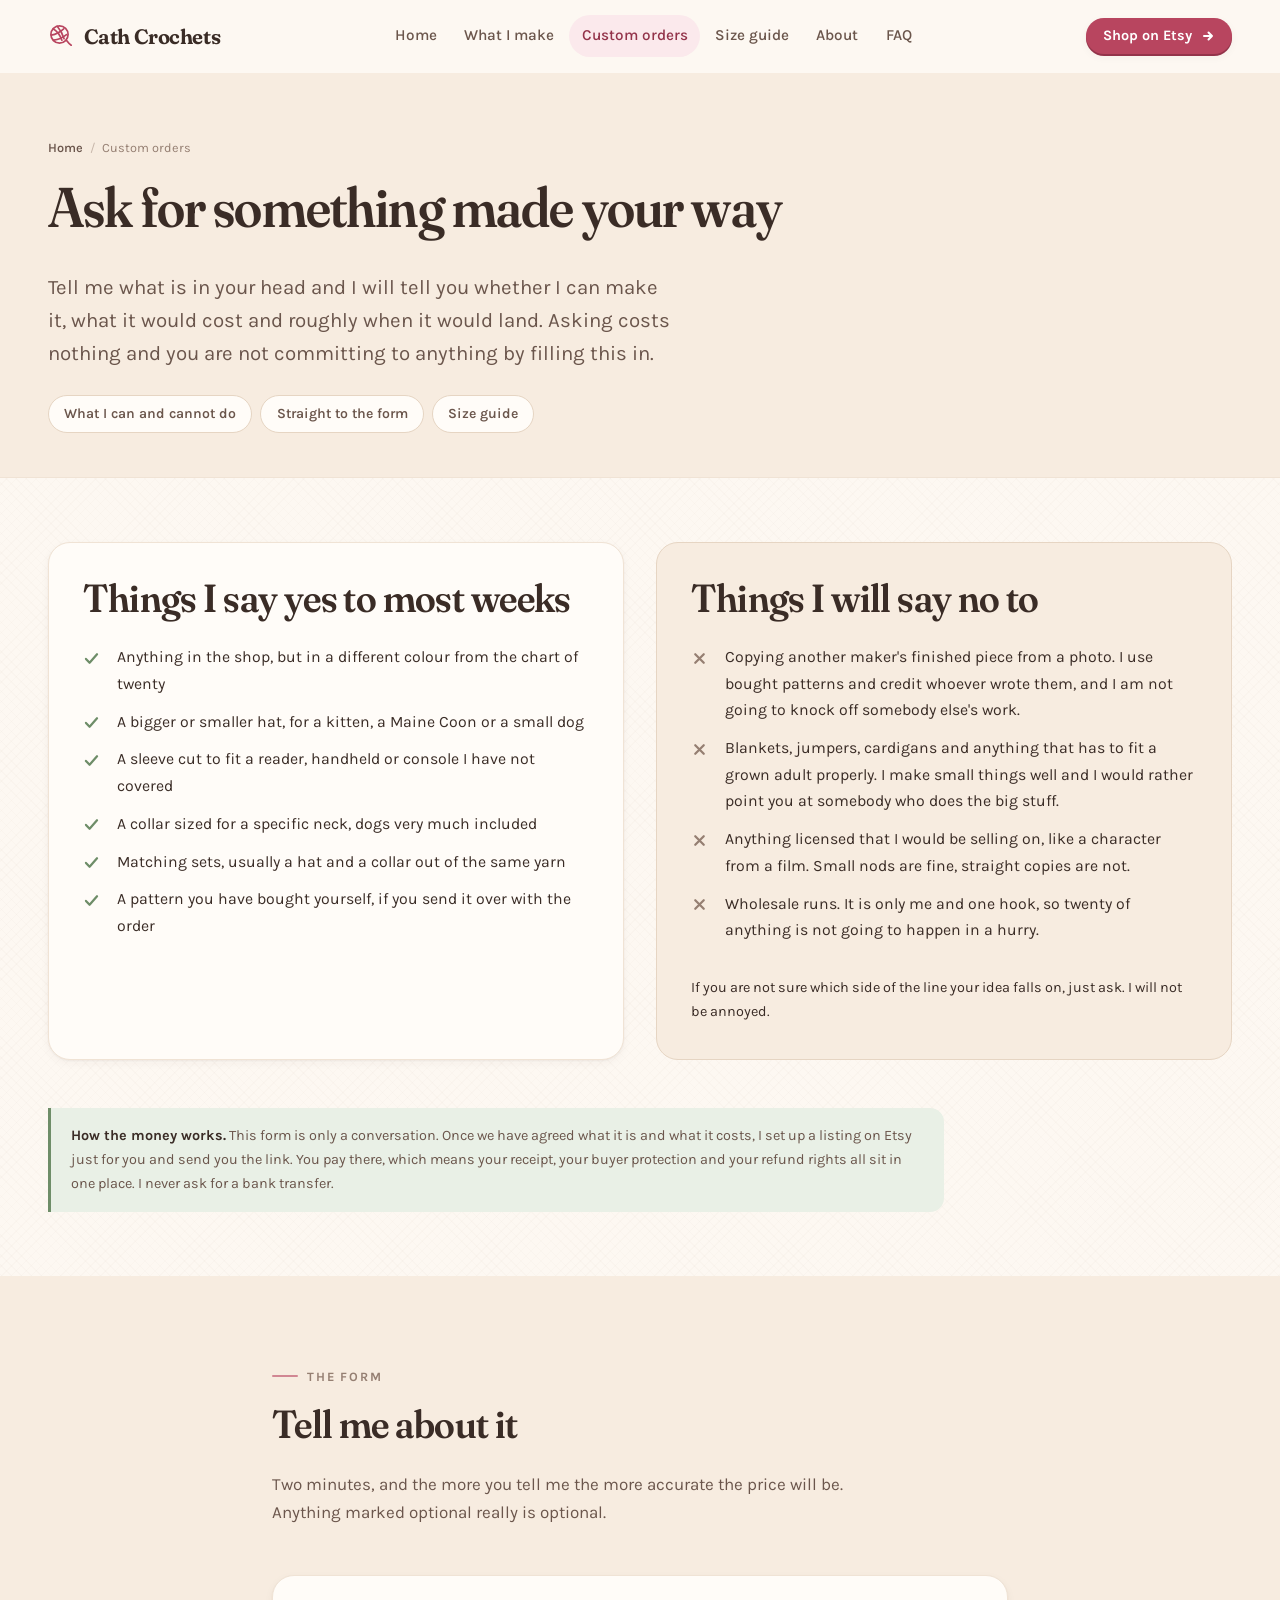
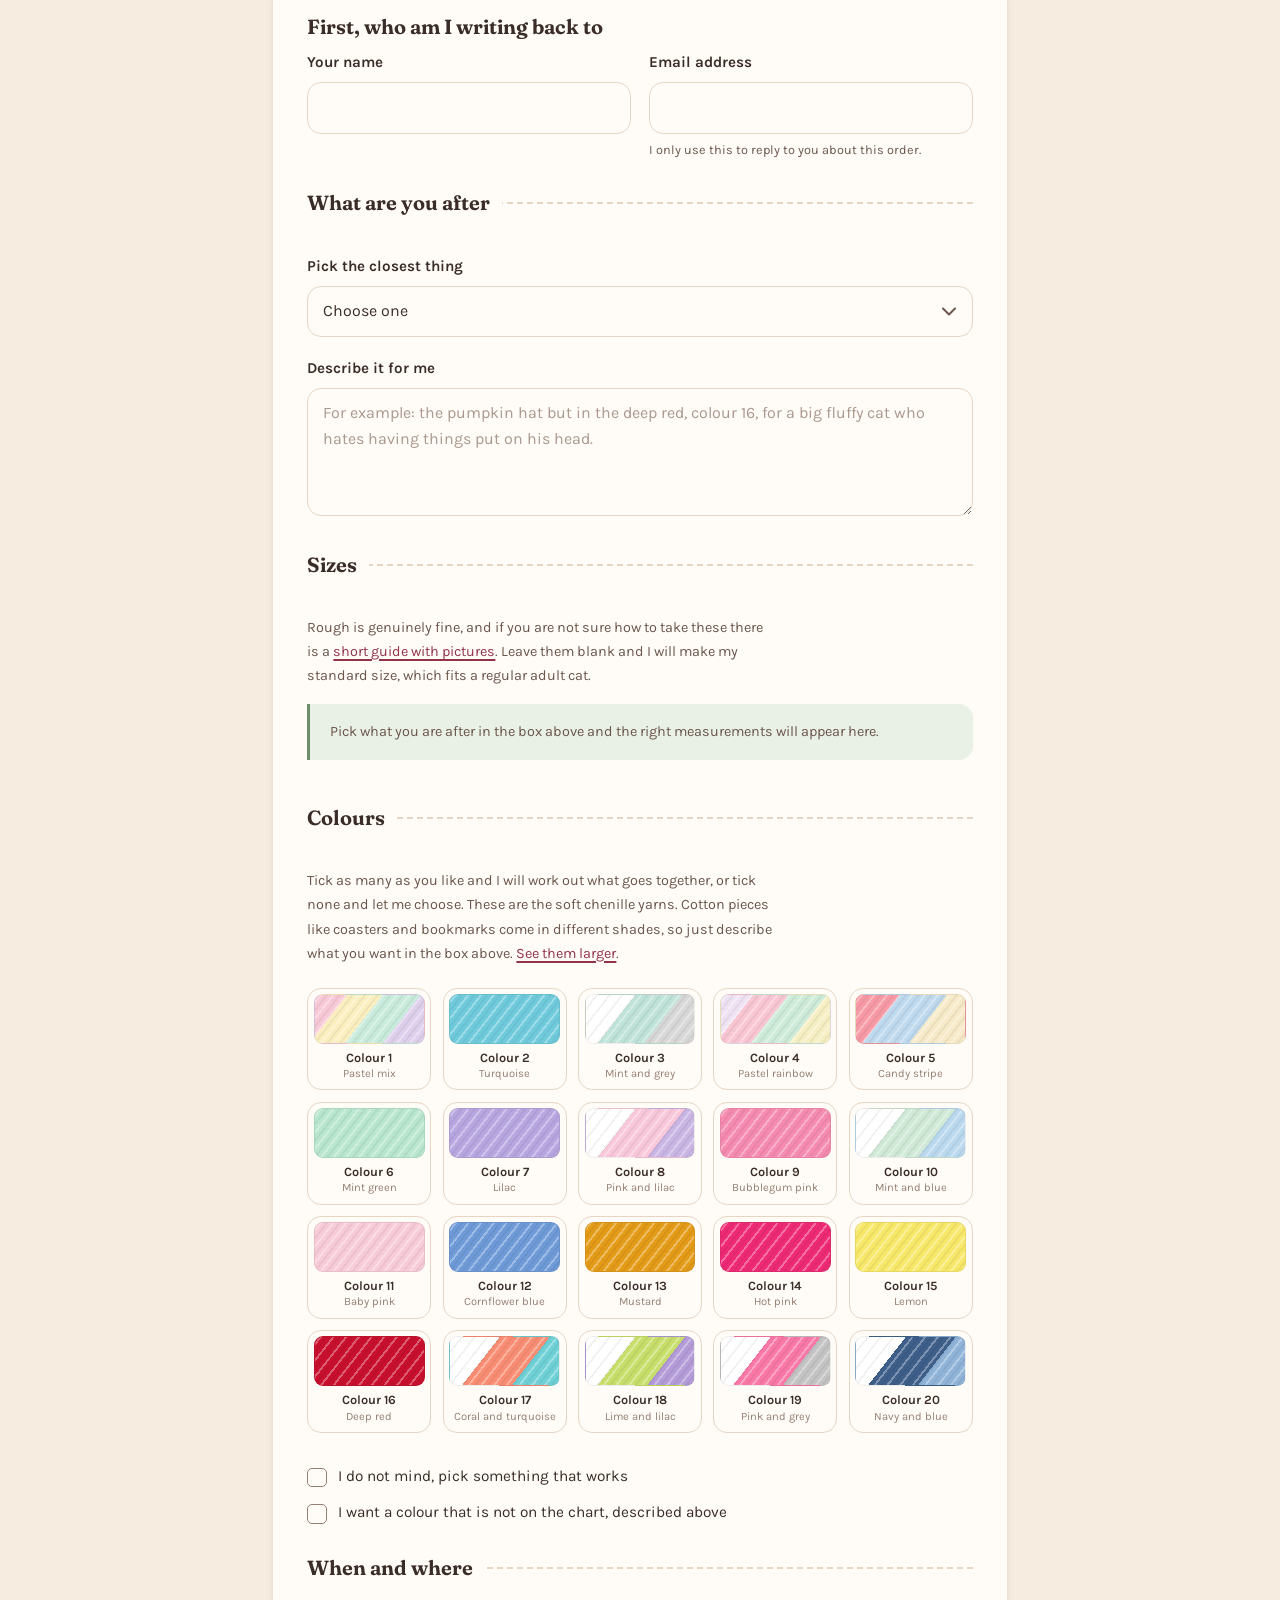
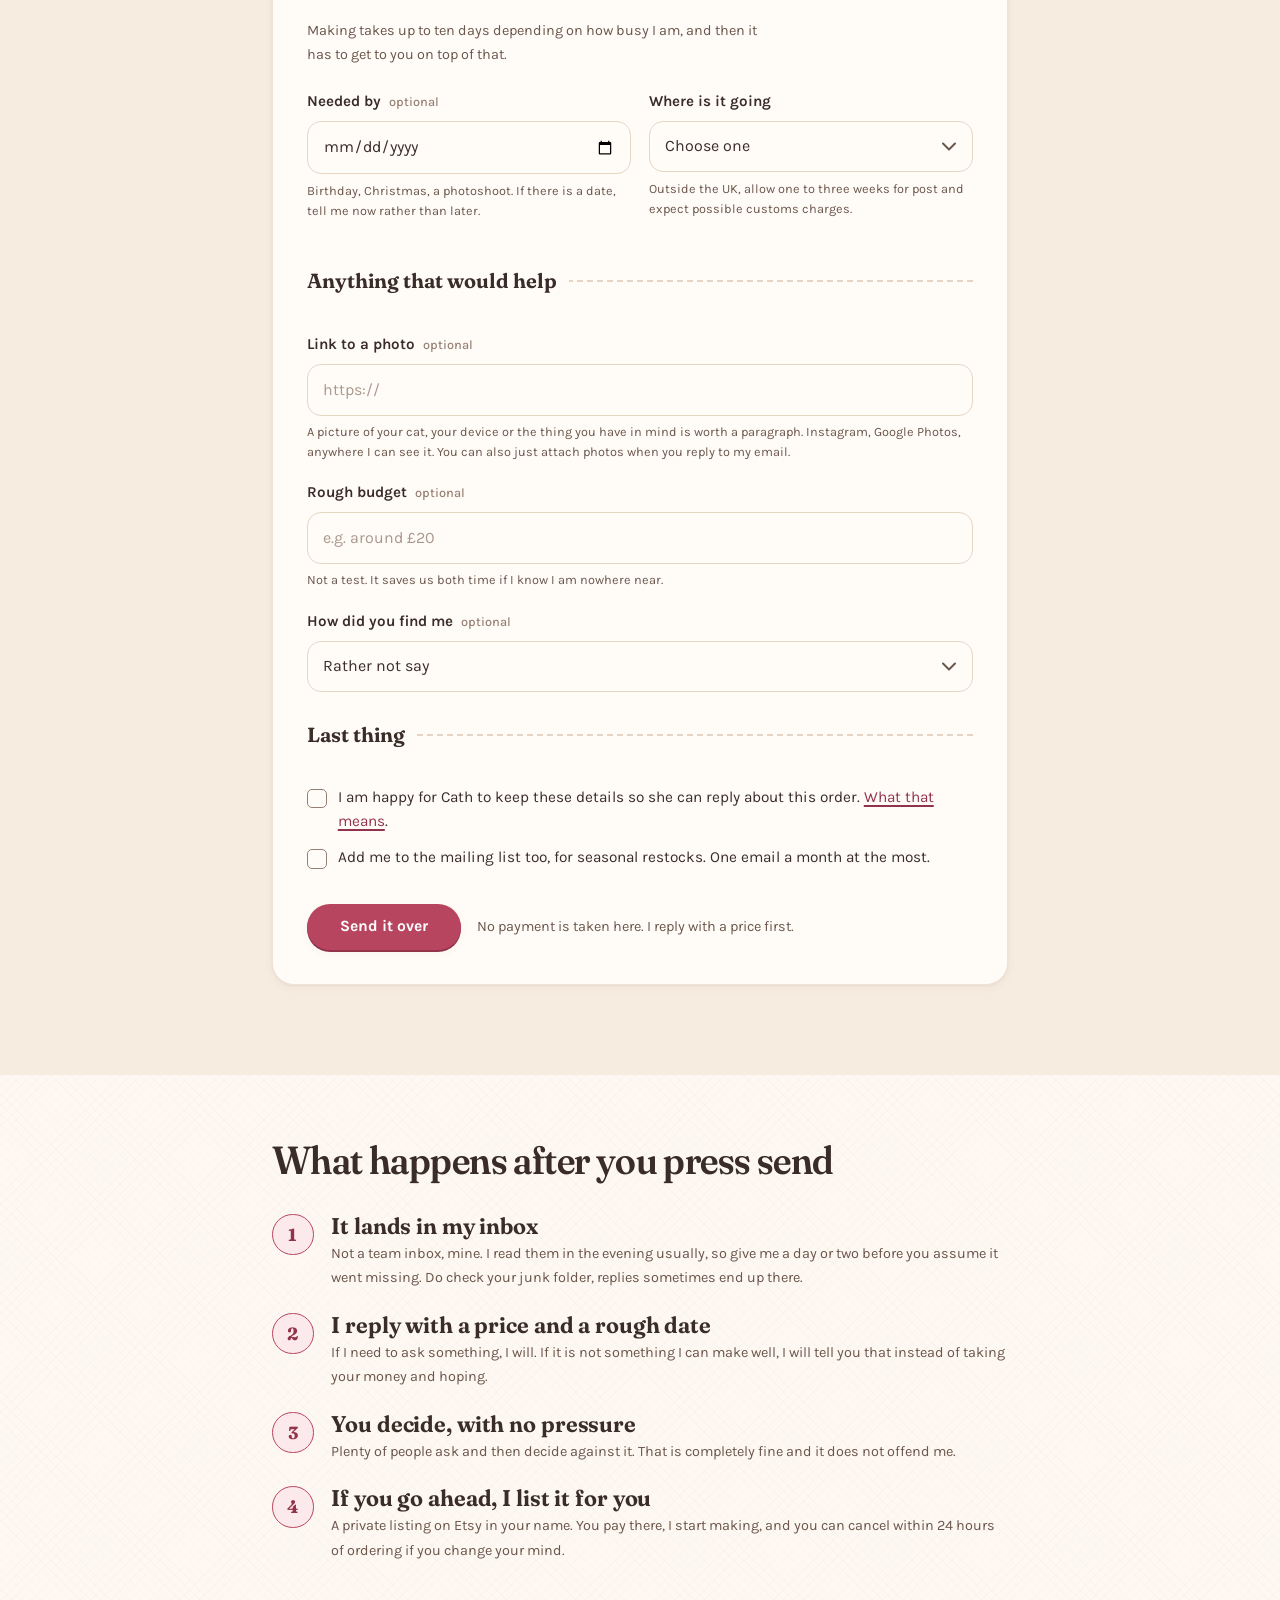
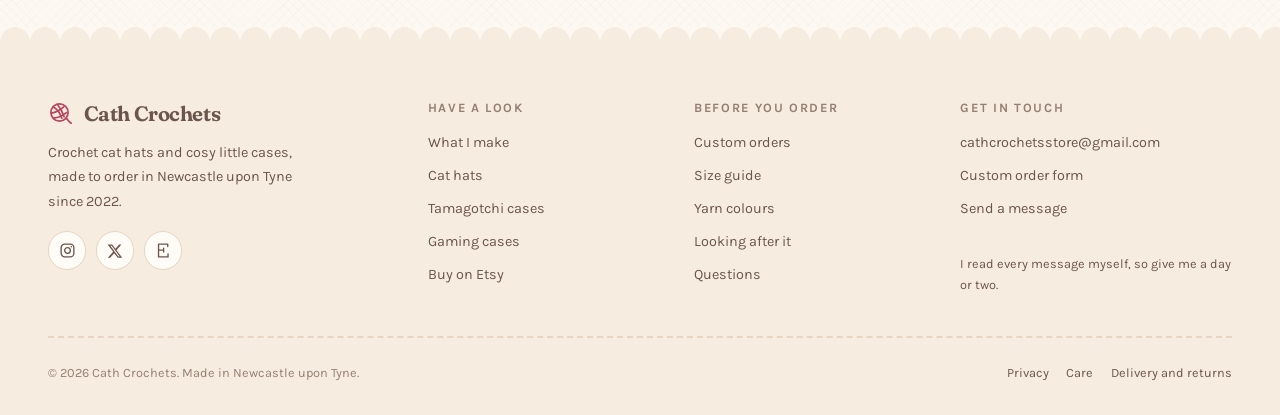
<file: custom.html>
<!DOCTYPE html>
<html lang="en-GB" class="no-js">
<head>
<meta charset="utf-8">
<meta name="viewport" content="width=device-width, initial-scale=1">
<title>Custom orders | Cath Crochets</title>
<meta name="description" content="Ask Cath for a crochet piece made to your colours and sizes. Fill in the form with your measurements and she will come back with a price, usually within a day or two.">
<link rel="canonical" href="https://cathcrochets.github.io/Website/custom.html">
<meta property="og:type" content="website">
<meta property="og:site_name" content="Cath Crochets">
<meta property="og:title" content="Custom orders | Cath Crochets">
<meta property="og:description" content="Ask for a crochet piece made to your colours and sizes. Cath comes back with a price, usually within a day or two.">
<meta property="og:image" content="https://cathcrochets.github.io/Website/assets/img/products/petal-flower-hat.jpg">
<meta property="og:url" content="https://cathcrochets.github.io/Website/custom.html">
<meta name="twitter:card" content="summary_large_image">
<meta name="theme-color" content="#fdf8f2">
<link rel="icon" href="assets/img/favicon.svg" type="image/svg+xml">
<link rel="apple-touch-icon" href="assets/img/apple-touch-icon.png">
<link rel="preload" href="assets/fonts/fraunces-latin.woff2" as="font" type="font/woff2" crossorigin>
<link rel="preload" href="assets/fonts/karla-latin.woff2" as="font" type="font/woff2" crossorigin>
<link rel="stylesheet" href="assets/css/style.css">
<script>document.documentElement.className = document.documentElement.className.replace('no-js', 'js');</script>
</head>
<body>

<a class="skip-link" href="#main">Skip to content</a>

<header class="header">
  <div class="wrap header__inner">
    <a class="brand" href="index.html">
      <svg width="26" height="26" viewBox="0 0 26 26" fill="none" stroke="currentColor" stroke-width="1.7" stroke-linecap="round" aria-hidden="true" focusable="false">
        <circle cx="11.5" cy="11.5" r="8.6"/><path d="M5.1 5.8c2.6 1.4 6.4 5.3 8.8 11.4"/><path d="M9.2 3.2c2.3 2.6 5.4 7.6 6.9 12.6"/><path d="M3.3 12.2c3.1-.6 8.2-2.6 12.4-6.4"/><path d="M5.6 17.2c3.2-.4 8.5-2.1 12.9-5.6"/><path d="M18.6 17.6c1.5 2.1 3 3.6 4.6 4.6"/>
      </svg>
      <span>Cath Crochets</span>
    </a>
    <button class="nav-toggle" type="button" aria-expanded="false" aria-controls="site-nav">
      <span class="nav-toggle__bars" aria-hidden="true"><i></i><i></i><i></i></span> Menu
    </button>
    <div class="header__nav" id="site-nav">
      <nav class="nav" aria-label="Main">
        <a href="index.html">Home</a>
        <a href="shop.html">What I make</a>
        <a href="custom.html" aria-current="page">Custom orders</a>
        <a href="sizing.html">Size guide</a>
        <a href="about.html">About</a>
        <a href="faq.html">FAQ</a>
      </nav>
      <a class="btn btn--primary btn--small" href="https://www.etsy.com/uk/shop/CathCrochetsUK" data-site="etsy" rel="noopener">Shop on Etsy</a>
    </div>
    <div class="header__actions">
      <a class="btn btn--primary btn--small" href="https://www.etsy.com/uk/shop/CathCrochetsUK" data-site="etsy" rel="noopener">
        Shop on Etsy
        <svg class="arrow" width="14" height="14" viewBox="0 0 14 14" fill="none" stroke="currentColor" stroke-width="2" stroke-linecap="round" stroke-linejoin="round" aria-hidden="true" focusable="false"><path d="M3 7h8M7.5 3.5 11 7l-3.5 3.5"/></svg>
      </a>
    </div>
  </div>
</header>

<main id="main">

  <div class="page-head">
    <div class="wrap">
      <ol class="crumbs">
        <li><a href="index.html">Home</a></li>
        <li>Custom orders</li>
      </ol>
      <h1>Ask for something made your way</h1>
      <p class="lede">Tell me what is in your head and I will tell you whether I can make it, what it would cost and roughly when it would land. Asking costs nothing and you are not committing to anything by filling this in.</p>
      <ul class="jump">
        <li><a href="#what">What I can and cannot do</a></li>
        <li><a href="#form">Straight to the form</a></li>
        <li><a href="sizing.html">Size guide</a></li>
      </ul>
    </div>
  </div>

  <!-- ================= What I can do ================= -->
  <section class="section section--tight" id="what">
    <div class="wrap">
      <div class="grid-2">
        <div class="panel">
          <h2 class="mt-0">Things I say yes to most weeks</h2>
          <ul class="ticks ticks--yes">
            <li>
              <svg width="17" height="17" viewBox="0 0 16 16" fill="none" stroke="currentColor" stroke-width="2.1" stroke-linecap="round" stroke-linejoin="round" aria-hidden="true" focusable="false"><path d="M2.8 8.4 6.2 12 13.2 4"/></svg>
              <span>Anything in the shop, but in a different colour from the chart of twenty</span>
            </li>
            <li>
              <svg width="17" height="17" viewBox="0 0 16 16" fill="none" stroke="currentColor" stroke-width="2.1" stroke-linecap="round" stroke-linejoin="round" aria-hidden="true" focusable="false"><path d="M2.8 8.4 6.2 12 13.2 4"/></svg>
              <span>A bigger or smaller hat, for a kitten, a Maine Coon or a small dog</span>
            </li>
            <li>
              <svg width="17" height="17" viewBox="0 0 16 16" fill="none" stroke="currentColor" stroke-width="2.1" stroke-linecap="round" stroke-linejoin="round" aria-hidden="true" focusable="false"><path d="M2.8 8.4 6.2 12 13.2 4"/></svg>
              <span>A sleeve cut to fit a reader, handheld or console I have not covered</span>
            </li>
            <li>
              <svg width="17" height="17" viewBox="0 0 16 16" fill="none" stroke="currentColor" stroke-width="2.1" stroke-linecap="round" stroke-linejoin="round" aria-hidden="true" focusable="false"><path d="M2.8 8.4 6.2 12 13.2 4"/></svg>
              <span>A collar sized for a specific neck, dogs very much included</span>
            </li>
            <li>
              <svg width="17" height="17" viewBox="0 0 16 16" fill="none" stroke="currentColor" stroke-width="2.1" stroke-linecap="round" stroke-linejoin="round" aria-hidden="true" focusable="false"><path d="M2.8 8.4 6.2 12 13.2 4"/></svg>
              <span>Matching sets, usually a hat and a collar out of the same yarn</span>
            </li>
            <li>
              <svg width="17" height="17" viewBox="0 0 16 16" fill="none" stroke="currentColor" stroke-width="2.1" stroke-linecap="round" stroke-linejoin="round" aria-hidden="true" focusable="false"><path d="M2.8 8.4 6.2 12 13.2 4"/></svg>
              <span>A pattern you have bought yourself, if you send it over with the order</span>
            </li>
          </ul>
        </div>

        <div class="panel panel--tint">
          <h2 class="mt-0">Things I will say no to</h2>
          <ul class="ticks ticks--no">
            <li>
              <svg width="17" height="17" viewBox="0 0 16 16" fill="none" stroke="currentColor" stroke-width="2.1" stroke-linecap="round" stroke-linejoin="round" aria-hidden="true" focusable="false"><path d="M4 4l8 8M12 4l-8 8"/></svg>
              <span>Copying another maker's finished piece from a photo. I use bought patterns and credit whoever wrote them, and I am not going to knock off somebody else's work.</span>
            </li>
            <li>
              <svg width="17" height="17" viewBox="0 0 16 16" fill="none" stroke="currentColor" stroke-width="2.1" stroke-linecap="round" stroke-linejoin="round" aria-hidden="true" focusable="false"><path d="M4 4l8 8M12 4l-8 8"/></svg>
              <span>Blankets, jumpers, cardigans and anything that has to fit a grown adult properly. I make small things well and I would rather point you at somebody who does the big stuff.</span>
            </li>
            <li>
              <svg width="17" height="17" viewBox="0 0 16 16" fill="none" stroke="currentColor" stroke-width="2.1" stroke-linecap="round" stroke-linejoin="round" aria-hidden="true" focusable="false"><path d="M4 4l8 8M12 4l-8 8"/></svg>
              <span>Anything licensed that I would be selling on, like a character from a film. Small nods are fine, straight copies are not.</span>
            </li>
            <li>
              <svg width="17" height="17" viewBox="0 0 16 16" fill="none" stroke="currentColor" stroke-width="2.1" stroke-linecap="round" stroke-linejoin="round" aria-hidden="true" focusable="false"><path d="M4 4l8 8M12 4l-8 8"/></svg>
              <span>Wholesale runs. It is only me and one hook, so twenty of anything is not going to happen in a hurry.</span>
            </li>
          </ul>
          <p class="small mt-2 mb-0">If you are not sure which side of the line your idea falls on, just ask. I will not be annoyed.</p>
        </div>
      </div>

      <div class="note note--sage mt-3" style="max-width:56rem">
        <p><strong>How the money works.</strong> This form is only a conversation. Once we have agreed what it is and what it costs, I set up a listing on Etsy just for you and send you the link. You pay there, which means your receipt, your buyer protection and your refund rights all sit in one place. I never ask for a bank transfer.</p>
      </div>
    </div>
  </section>

  <!-- ================= The form ================= -->
  <section class="section section--paper2" id="form">
    <div class="wrap wrap-narrow">
      <div class="sect-head">
        <p class="eyebrow">The form</p>
        <h2>Tell me about it</h2>
        <p class="muted">Two minutes, and the more you tell me the more accurate the price will be. Anything marked optional really is optional.</p>
      </div>

      <div class="panel">
        <form class="form" data-form="order" data-subject="Custom order enquiry from the website" novalidate>

          <div class="hp" aria-hidden="true">
            <label for="hp-order">Leave this empty</label>
            <input type="text" id="hp-order" name="_gotcha" tabindex="-1" autocomplete="off">
          </div>

          <!-- 1. You -->
          <fieldset>
            <legend>First, who am I writing back to</legend>
            <div class="field-row">
              <div class="field">
                <label for="name">Your name</label>
                <input type="text" id="name" name="Name" autocomplete="name" required>
              </div>
              <div class="field">
                <label for="email">Email address</label>
                <input type="email" id="email" name="Email" autocomplete="email" required>
                <p class="field__hint">I only use this to reply to you about this order.</p>
              </div>
            </div>
          </fieldset>

          <!-- 2. What -->
          <fieldset>
            <legend>What are you after</legend>
            <div class="field">
              <label for="order-type">Pick the closest thing</label>
              <select id="order-type" name="Type" required>
                <option value="">Choose one</option>
                <option value="cat-hat">A hat for a cat or small dog</option>
                <option value="collar">A collar for a cat or dog</option>
                <option value="tamagotchi">A Tamagotchi case</option>
                <option value="reader">A sleeve for a Kindle or e-reader</option>
                <option value="console">A case for a console or handheld</option>
                <option value="home">Coasters or a bookmark</option>
                <option value="human-hat">A hat for a person</option>
                <option value="baby">Something for a baby</option>
                <option value="other">Something else entirely</option>
              </select>
            </div>

            <div class="field">
              <label for="brief">Describe it for me</label>
              <textarea id="brief" name="What they want" required minlength="20" data-counter="brief-count"
                placeholder="For example: the pumpkin hat but in the deep red, colour 16, for a big fluffy cat who hates having things put on his head."></textarea>
              <p class="field__hint" id="brief-count" aria-live="polite"></p>
            </div>
          </fieldset>

          <!-- 3. Measurements, shown to match the type -->
          <fieldset>
            <legend>Sizes</legend>
            <p class="fieldset__hint">
              Rough is genuinely fine, and if you are not sure how to take these there is a
              <a href="sizing.html">short guide with pictures</a>. Leave them blank and I will make my standard size,
              which fits a regular adult cat.
            </p>

            <p class="js-off-show small muted" style="margin-top:-.6rem">Fill in whichever block matches what you asked for above and ignore the rest.</p>
            <p class="measure-empty js-only note note--sage small" style="margin-top:-.4rem">Pick what you are after in the box above and the right measurements will appear here.</p>

            <div class="measure-block" data-for-type="cat-hat">
              <div class="field-row">
                <div class="field">
                  <label for="head-circ">Around the head <span class="field__opt">optional</span></label>
                  <input type="text" id="head-circ" name="Head circumference" placeholder="e.g. 24cm">
                  <p class="field__hint">Just behind the ears, snug but not tight.</p>
                </div>
                <div class="field">
                  <label for="ear-gap">Ear to ear <span class="field__opt">optional</span></label>
                  <input type="text" id="ear-gap" name="Ear to ear" placeholder="e.g. 8cm">
                  <p class="field__hint">Outside of one ear across to the outside of the other.</p>
                </div>
              </div>
              <div class="field">
                <label for="pet-about">Anything about the animal <span class="field__opt">optional</span></label>
                <input type="text" id="pet-about" name="About the animal" placeholder="Breed, age, size, whether they will tolerate this at all">
              </div>
            </div>

            <div class="measure-block" data-for-type="collar">
              <div class="field-row">
                <div class="field">
                  <label for="neck-circ">Around the neck <span class="field__opt">optional</span></label>
                  <input type="text" id="neck-circ" name="Neck circumference" placeholder="e.g. 30cm">
                  <p class="field__hint">With two fingers of room. My standard is about 12 inches.</p>
                </div>
                <div class="field">
                  <label for="collar-animal">Cat or dog</label>
                  <select id="collar-animal" name="Cat or dog">
                    <option value="">Choose one</option>
                    <option>Cat</option>
                    <option>Small dog</option>
                    <option>Medium dog</option>
                    <option>Large dog</option>
                  </select>
                </div>
              </div>
              <div class="field">
                <label for="collar-breed">Breed <span class="field__opt">optional</span></label>
                <input type="text" id="collar-breed" name="Breed" placeholder="Helps me picture the size">
              </div>
            </div>

            <div class="measure-block" data-for-type="tamagotchi">
              <div class="field">
                <label for="tama-model">Which Tamagotchi</label>
                <select id="tama-model" name="Tamagotchi model">
                  <option value="">Choose one</option>
                  <option>Paradise</option>
                  <option>Uni</option>
                  <option>Smart</option>
                  <option>ON</option>
                  <option>MIX</option>
                  <option>Pix</option>
                  <option>Original P1 or P2</option>
                  <option>Something else, described below</option>
                </select>
              </div>
              <div class="field">
                <label for="tama-extras">Ears or no ears <span class="field__opt">optional</span></label>
                <input type="text" id="tama-extras" name="Ears" placeholder="Bunny, puppy, cat, panda, or plain">
              </div>
            </div>

            <div class="measure-block" data-for-type="reader console">
              <div class="field">
                <label for="device">Make and model of the device</label>
                <input type="text" id="device" name="Device" placeholder="e.g. Kindle Paperwhite 12th gen, or Steam Deck OLED">
                <p class="field__hint">If you have a case on it already, say so, because it changes the fit.</p>
              </div>
              <div class="field-row field-row--3">
                <div class="field">
                  <label for="dev-w">Width <span class="field__opt">optional</span></label>
                  <input type="text" id="dev-w" name="Device width" placeholder="e.g. 12.7cm">
                </div>
                <div class="field">
                  <label for="dev-h">Height <span class="field__opt">optional</span></label>
                  <input type="text" id="dev-h" name="Device height" placeholder="e.g. 17.4cm">
                </div>
                <div class="field">
                  <label for="dev-d">Thickness <span class="field__opt">optional</span></label>
                  <input type="text" id="dev-d" name="Device thickness" placeholder="e.g. 0.8cm">
                </div>
              </div>
            </div>

            <div class="measure-block" data-for-type="home">
              <div class="field-row">
                <div class="field">
                  <label for="qty">How many</label>
                  <input type="number" id="qty" name="How many" min="1" max="12" step="1" value="2">
                </div>
                <div class="field">
                  <label for="home-design">What design <span class="field__opt">optional</span></label>
                  <input type="text" id="home-design" name="Design" placeholder="Junimo, chicken, frog, leaf, or your own idea">
                </div>
              </div>
            </div>

            <div class="measure-block" data-for-type="human-hat">
              <div class="field-row">
                <div class="field">
                  <label for="human-head">Around the head <span class="field__opt">optional</span></label>
                  <input type="text" id="human-head" name="Head circumference" placeholder="e.g. 56cm">
                  <p class="field__hint">Just above the eyebrows and round the widest part.</p>
                </div>
                <div class="field">
                  <label for="hat-fit">How you like it to sit</label>
                  <select id="hat-fit" name="Fit">
                    <option value="">Choose one</option>
                    <option>Slouchy</option>
                    <option>Close fitting</option>
                    <option>Not fussed</option>
                  </select>
                </div>
              </div>
            </div>

            <div class="measure-block" data-for-type="baby">
              <div class="field">
                <label for="baby-size">Age or size</label>
                <input type="text" id="baby-size" name="Baby size" placeholder="e.g. newborn, 0 to 3 months, 6 months">
                <p class="field__hint">If it is a gift for a baby not born yet, tell me the due date instead and I will size up a little.</p>
              </div>
            </div>

            <div class="measure-block" data-for-type="other">
              <div class="field">
                <label for="other-size">Any sizes that matter <span class="field__opt">optional</span></label>
                <input type="text" id="other-size" name="Sizes" placeholder="Whatever it needs to fit, in cm or inches">
              </div>
            </div>
          </fieldset>

          <!-- 4. Colours -->
          <fieldset>
            <legend>Colours</legend>
            <p class="fieldset__hint">
              Tick as many as you like and I will work out what goes together, or tick none and let me choose.
              These are the soft chenille yarns. Cotton pieces like coasters and bookmarks come in different shades,
              so just describe what you want in the box above.
              <a href="sizing.html#colours">See them larger</a>.
            </p>

            <ul class="swatches">
              <li class="swatch"><input type="checkbox" id="c1" name="Colours[]" value="1" data-label="Colour 1 (pastel mix)"><label for="c1"><span class="swatch__chip" style="background:linear-gradient(128deg,#f7c9d6 0 22%,#fbefc0 22% 46%,#c9ebdc 46% 72%,#ded0ec 72% 100%)"></span><span class="swatch__name">Colour 1</span><span class="swatch__desc">Pastel mix</span></label></li>
              <li class="swatch"><input type="checkbox" id="c2" name="Colours[]" value="2" data-label="Colour 2 (turquoise)"><label for="c2"><span class="swatch__chip" style="background:#6fcbdc"></span><span class="swatch__name">Colour 2</span><span class="swatch__desc">Turquoise</span></label></li>
              <li class="swatch"><input type="checkbox" id="c3" name="Colours[]" value="3" data-label="Colour 3 (mint and grey on white)"><label for="c3"><span class="swatch__chip" style="background:linear-gradient(128deg,#ffffff 0 34%,#bfe3d8 34% 66%,#d8d8d8 66% 100%)"></span><span class="swatch__name">Colour 3</span><span class="swatch__desc">Mint and grey</span></label></li>
              <li class="swatch"><input type="checkbox" id="c4" name="Colours[]" value="4" data-label="Colour 4 (pastel rainbow on white)"><label for="c4"><span class="swatch__chip" style="background:linear-gradient(128deg,#efe3f3 0 22%,#f9c6d4 22% 46%,#cdebd8 46% 72%,#f6efc4 72% 100%)"></span><span class="swatch__name">Colour 4</span><span class="swatch__desc">Pastel rainbow</span></label></li>
              <li class="swatch"><input type="checkbox" id="c5" name="Colours[]" value="5" data-label="Colour 5 (candy stripe)"><label for="c5"><span class="swatch__chip" style="background:linear-gradient(128deg,#f79aa6 0 30%,#bfd9ee 30% 62%,#f7eac8 62% 100%)"></span><span class="swatch__name">Colour 5</span><span class="swatch__desc">Candy stripe</span></label></li>
              <li class="swatch"><input type="checkbox" id="c6" name="Colours[]" value="6" data-label="Colour 6 (mint green)"><label for="c6"><span class="swatch__chip" style="background:#b8e6ce"></span><span class="swatch__name">Colour 6</span><span class="swatch__desc">Mint green</span></label></li>
              <li class="swatch"><input type="checkbox" id="c7" name="Colours[]" value="7" data-label="Colour 7 (lilac)"><label for="c7"><span class="swatch__chip" style="background:#b7a6e0"></span><span class="swatch__name">Colour 7</span><span class="swatch__desc">Lilac</span></label></li>
              <li class="swatch"><input type="checkbox" id="c8" name="Colours[]" value="8" data-label="Colour 8 (pink and lilac on white)"><label for="c8"><span class="swatch__chip" style="background:linear-gradient(128deg,#ffffff 0 34%,#f8c8da 34% 68%,#c9b6e4 68% 100%)"></span><span class="swatch__name">Colour 8</span><span class="swatch__desc">Pink and lilac</span></label></li>
              <li class="swatch"><input type="checkbox" id="c9" name="Colours[]" value="9" data-label="Colour 9 (bubblegum pink)"><label for="c9"><span class="swatch__chip" style="background:#f58bb0"></span><span class="swatch__name">Colour 9</span><span class="swatch__desc">Bubblegum pink</span></label></li>
              <li class="swatch"><input type="checkbox" id="c10" name="Colours[]" value="10" data-label="Colour 10 (mint and blue on white)"><label for="c10"><span class="swatch__chip" style="background:linear-gradient(128deg,#ffffff 0 34%,#cfe9d6 34% 68%,#bbd9ee 68% 100%)"></span><span class="swatch__name">Colour 10</span><span class="swatch__desc">Mint and blue</span></label></li>
              <li class="swatch"><input type="checkbox" id="c11" name="Colours[]" value="11" data-label="Colour 11 (baby pink)"><label for="c11"><span class="swatch__chip" style="background:#f8cbd8"></span><span class="swatch__name">Colour 11</span><span class="swatch__desc">Baby pink</span></label></li>
              <li class="swatch"><input type="checkbox" id="c12" name="Colours[]" value="12" data-label="Colour 12 (cornflower blue)"><label for="c12"><span class="swatch__chip" style="background:#6e9bd8"></span><span class="swatch__name">Colour 12</span><span class="swatch__desc">Cornflower blue</span></label></li>
              <li class="swatch"><input type="checkbox" id="c13" name="Colours[]" value="13" data-label="Colour 13 (mustard)"><label for="c13"><span class="swatch__chip" style="background:#e39b18"></span><span class="swatch__name">Colour 13</span><span class="swatch__desc">Mustard</span></label></li>
              <li class="swatch"><input type="checkbox" id="c14" name="Colours[]" value="14" data-label="Colour 14 (hot pink)"><label for="c14"><span class="swatch__chip" style="background:#ee2a75"></span><span class="swatch__name">Colour 14</span><span class="swatch__desc">Hot pink</span></label></li>
              <li class="swatch"><input type="checkbox" id="c15" name="Colours[]" value="15" data-label="Colour 15 (lemon)"><label for="c15"><span class="swatch__chip" style="background:#f8e86a"></span><span class="swatch__name">Colour 15</span><span class="swatch__desc">Lemon</span></label></li>
              <li class="swatch"><input type="checkbox" id="c16" name="Colours[]" value="16" data-label="Colour 16 (deep red)"><label for="c16"><span class="swatch__chip" style="background:#c8102e"></span><span class="swatch__name">Colour 16</span><span class="swatch__desc">Deep red</span></label></li>
              <li class="swatch"><input type="checkbox" id="c17" name="Colours[]" value="17" data-label="Colour 17 (coral and turquoise on white)"><label for="c17"><span class="swatch__chip" style="background:linear-gradient(128deg,#ffffff 0 34%,#f98d74 34% 68%,#6fd1d6 68% 100%)"></span><span class="swatch__name">Colour 17</span><span class="swatch__desc">Coral and turquoise</span></label></li>
              <li class="swatch"><input type="checkbox" id="c18" name="Colours[]" value="18" data-label="Colour 18 (lime and lilac on white)"><label for="c18"><span class="swatch__chip" style="background:linear-gradient(128deg,#ffffff 0 34%,#c8de6a 34% 68%,#b49cd8 68% 100%)"></span><span class="swatch__name">Colour 18</span><span class="swatch__desc">Lime and lilac</span></label></li>
              <li class="swatch"><input type="checkbox" id="c19" name="Colours[]" value="19" data-label="Colour 19 (pink and grey on white)"><label for="c19"><span class="swatch__chip" style="background:linear-gradient(128deg,#ffffff 0 34%,#f978a6 34% 68%,#c4c4c4 68% 100%)"></span><span class="swatch__name">Colour 19</span><span class="swatch__desc">Pink and grey</span></label></li>
              <li class="swatch"><input type="checkbox" id="c20" name="Colours[]" value="20" data-label="Colour 20 (navy and blue on white)"><label for="c20"><span class="swatch__chip" style="background:linear-gradient(128deg,#ffffff 0 34%,#3e5f8a 34% 68%,#8fb4d8 68% 100%)"></span><span class="swatch__name">Colour 20</span><span class="swatch__desc">Navy and blue</span></label></li>
            </ul>

            <div class="check-list mt-2">
              <label class="check">
                <input type="checkbox" name="Colours[]" value="surprise" data-label="Happy for Cath to choose">
                <span>I do not mind, pick something that works</span>
              </label>
              <label class="check">
                <input type="checkbox" name="Colours[]" value="not-listed" data-label="Wants a colour not on the chart">
                <span>I want a colour that is not on the chart, described above</span>
              </label>
            </div>
          </fieldset>

          <!-- 5. Timing and delivery -->
          <fieldset>
            <legend>When and where</legend>
            <p class="fieldset__hint">Making takes up to ten days depending on how busy I am, and then it has to get to you on top of that.</p>
            <div class="field-row">
              <div class="field">
                <label for="needed">Needed by <span class="field__opt">optional</span></label>
                <input type="date" id="needed" name="Needed by">
                <p class="field__hint">Birthday, Christmas, a photoshoot. If there is a date, tell me now rather than later.</p>
              </div>
              <div class="field">
                <label for="country">Where is it going</label>
                <select id="country" name="Delivery to" required>
                  <option value="">Choose one</option>
                  <option>United Kingdom</option>
                  <option>Ireland</option>
                  <option>Europe</option>
                  <option>United States</option>
                  <option>Canada</option>
                  <option>Australia or New Zealand</option>
                  <option>Somewhere else</option>
                </select>
                <p class="field__hint">Outside the UK, allow one to three weeks for post and expect possible customs charges.</p>
              </div>
            </div>
          </fieldset>

          <!-- 6. Anything else -->
          <fieldset>
            <legend>Anything that would help</legend>
            <div class="field">
              <label for="photo">Link to a photo <span class="field__opt">optional</span></label>
              <input type="url" id="photo" name="Photo link" placeholder="https://">
              <p class="field__hint">A picture of your cat, your device or the thing you have in mind is worth a paragraph. Instagram, Google Photos, anywhere I can see it. You can also just attach photos when you reply to my email.</p>
            </div>
            <div class="field">
              <label for="budget">Rough budget <span class="field__opt">optional</span></label>
              <input type="text" id="budget" name="Budget" placeholder="e.g. around £20">
              <p class="field__hint">Not a test. It saves us both time if I know I am nowhere near.</p>
            </div>
            <div class="field">
              <label for="found">How did you find me <span class="field__opt">optional</span></label>
              <select id="found" name="How they found me">
                <option value="">Rather not say</option>
                <option>Etsy</option>
                <option>Instagram</option>
                <option>X or Twitter</option>
                <option>A friend told me</option>
                <option>A search engine</option>
                <option>I have ordered before</option>
              </select>
            </div>
          </fieldset>

          <!-- 7. Consent -->
          <fieldset>
            <legend>Last thing</legend>
            <div class="check-list">
              <label class="check">
                <input type="checkbox" name="Consent" value="Yes" required data-label="Agreed to the privacy policy">
                <span>I am happy for Cath to keep these details so she can reply about this order. <a href="privacy.html">What that means</a>.</span>
              </label>
              <label class="check">
                <input type="checkbox" name="Mailing list" value="Yes" data-label="Also wants the mailing list">
                <span>Add me to the mailing list too, for seasonal restocks. One email a month at the most.</span>
              </label>
            </div>
          </fieldset>

          <div class="form-actions">
            <button class="btn btn--primary" type="submit">Send it over</button>
            <span class="small muted">No payment is taken here. I reply with a price first.</span>
          </div>

          <div class="form-status" aria-live="polite"></div>

          <noscript>
            <div class="note note--berry mt-2">
              <p>This form needs JavaScript to send itself. Yours is switched off, which is fair enough. Email
                <a href="mailto:cathcrochetsstore@gmail.com">cathcrochetsstore@gmail.com</a> with what you are after,
                your colours, any sizes and where it is going, and Cath will pick it up from there.</p>
            </div>
          </noscript>
        </form>
      </div>
    </div>
  </section>

  <!-- ================= What happens next ================= -->
  <section class="section section--tight">
    <div class="wrap wrap-narrow">
      <h2>What happens after you press send</h2>
      <ol class="steps mt-2">
        <li>
          <div>
            <h3>It lands in my inbox</h3>
            <p>Not a team inbox, mine. I read them in the evening usually, so give me a day or two before you assume it went missing. Do check your junk folder, replies sometimes end up there.</p>
          </div>
        </li>
        <li>
          <div>
            <h3>I reply with a price and a rough date</h3>
            <p>If I need to ask something, I will. If it is not something I can make well, I will tell you that instead of taking your money and hoping.</p>
          </div>
        </li>
        <li>
          <div>
            <h3>You decide, with no pressure</h3>
            <p>Plenty of people ask and then decide against it. That is completely fine and it does not offend me.</p>
          </div>
        </li>
        <li>
          <div>
            <h3>If you go ahead, I list it for you</h3>
            <p>A private listing on Etsy in your name. You pay there, I start making, and you can cancel within 24 hours of ordering if you change your mind.</p>
          </div>
        </li>
      </ol>
    </div>
  </section>

</main>

<div class="edge" style="--edge-from: var(--paper); --edge-to: var(--paper-2);" aria-hidden="true"></div>

<footer class="footer">
  <div class="wrap">
    <div class="footer__grid">
      <div>
        <a class="brand" href="index.html">
          <svg width="26" height="26" viewBox="0 0 26 26" fill="none" stroke="currentColor" stroke-width="1.7" stroke-linecap="round" aria-hidden="true" focusable="false">
            <circle cx="11.5" cy="11.5" r="8.6"/><path d="M5.1 5.8c2.6 1.4 6.4 5.3 8.8 11.4"/><path d="M9.2 3.2c2.3 2.6 5.4 7.6 6.9 12.6"/><path d="M3.3 12.2c3.1-.6 8.2-2.6 12.4-6.4"/><path d="M5.6 17.2c3.2-.4 8.5-2.1 12.9-5.6"/><path d="M18.6 17.6c1.5 2.1 3 3.6 4.6 4.6"/>
          </svg>
          <span>Cath Crochets</span>
        </a>
        <p class="footer__blurb">Crochet cat hats and cosy little cases, made to order in Newcastle upon Tyne since 2022.</p>
        <div class="socials">
          <a href="https://www.instagram.com/cathcrochetsuk/" data-site="instagram" rel="noopener" aria-label="Cath Crochets on Instagram">
            <svg width="17" height="17" viewBox="0 0 24 24" fill="none" stroke="currentColor" stroke-width="1.9" aria-hidden="true" focusable="false"><rect x="3" y="3" width="18" height="18" rx="5"/><circle cx="12" cy="12" r="4"/><circle cx="17.4" cy="6.6" r="1.1" fill="currentColor" stroke="none"/></svg>
          </a>
          <a href="https://twitter.com/CathCrochets" data-site="twitter" rel="noopener" aria-label="Cath Crochets on X, formerly Twitter">
            <svg width="16" height="16" viewBox="0 0 24 24" fill="currentColor" aria-hidden="true" focusable="false"><path d="M18.2 2.3h3.4l-7.4 8.5 8.7 11.5h-6.8l-5.3-7-6.1 7H1.3l7.9-9.1L.9 2.3h7l4.8 6.4zm-1.2 17.9h1.9L7.1 4.2H5z"/></svg>
          </a>
          <a href="https://www.etsy.com/uk/shop/CathCrochetsUK" data-site="etsy" rel="noopener" aria-label="Cath Crochets on Etsy">
            <svg width="17" height="17" viewBox="0 0 24 24" fill="none" stroke="currentColor" stroke-width="1.9" stroke-linecap="round" stroke-linejoin="round" aria-hidden="true" focusable="false"><path d="M5 3h13v3.5M5 3v18h13.4V17M5 11.4h7.2M12.2 8.6v5.6"/></svg>
          </a>
        </div>
      </div>
      <div>
        <h2>Have a look</h2>
        <ul>
          <li><a href="shop.html">What I make</a></li>
          <li><a href="shop.html?show=cat-hats">Cat hats</a></li>
          <li><a href="shop.html?show=tamagotchi">Tamagotchi cases</a></li>
          <li><a href="shop.html?show=gaming">Gaming cases</a></li>
          <li><a href="https://www.etsy.com/uk/shop/CathCrochetsUK" data-site="etsy" rel="noopener">Buy on Etsy</a></li>
        </ul>
      </div>
      <div>
        <h2>Before you order</h2>
        <ul>
          <li><a href="custom.html">Custom orders</a></li>
          <li><a href="sizing.html">Size guide</a></li>
          <li><a href="sizing.html#colours">Yarn colours</a></li>
          <li><a href="care.html">Looking after it</a></li>
          <li><a href="faq.html">Questions</a></li>
        </ul>
      </div>
      <div>
        <h2>Get in touch</h2>
        <ul>
          <li><a href="mailto:cathcrochetsstore@gmail.com" data-site="email" data-fill="text">cathcrochetsstore@gmail.com</a></li>
          <li><a href="custom.html">Custom order form</a></li>
          <li><a href="faq.html#message">Send a message</a></li>
        </ul>
        <p class="tiny mt-2 muted">I read every message myself, so give me a day or two.</p>
      </div>
    </div>
    <div class="footer__base">
      <p>&copy; <span id="year">2026</span> Cath Crochets. Made in Newcastle upon Tyne.</p>
      <nav aria-label="Legal">
        <a href="privacy.html">Privacy</a>
        <a href="care.html">Care</a>
        <a href="faq.html#delivery">Delivery and returns</a>
      </nav>
    </div>
  </div>
</footer>

<script src="assets/js/config.js"></script>
<script src="assets/js/site.js" defer></script>
</body>
</html>
</file>
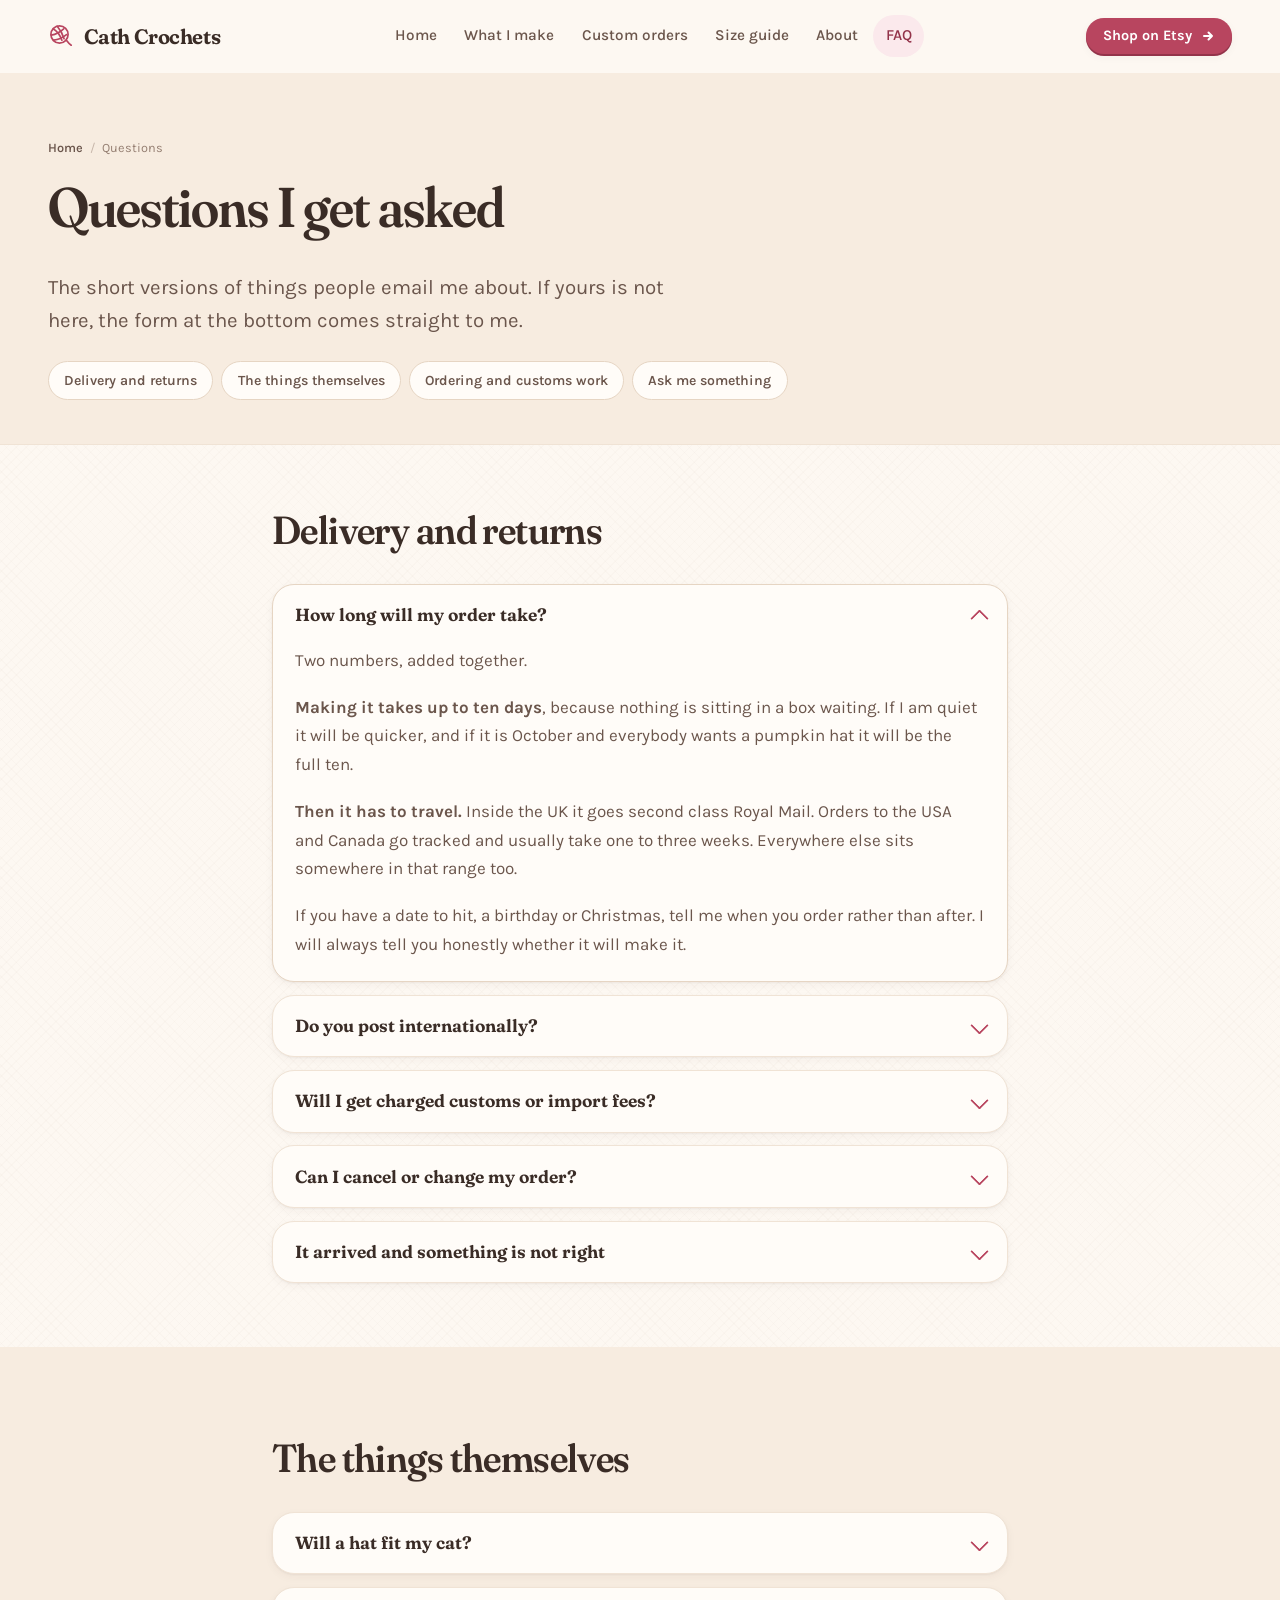
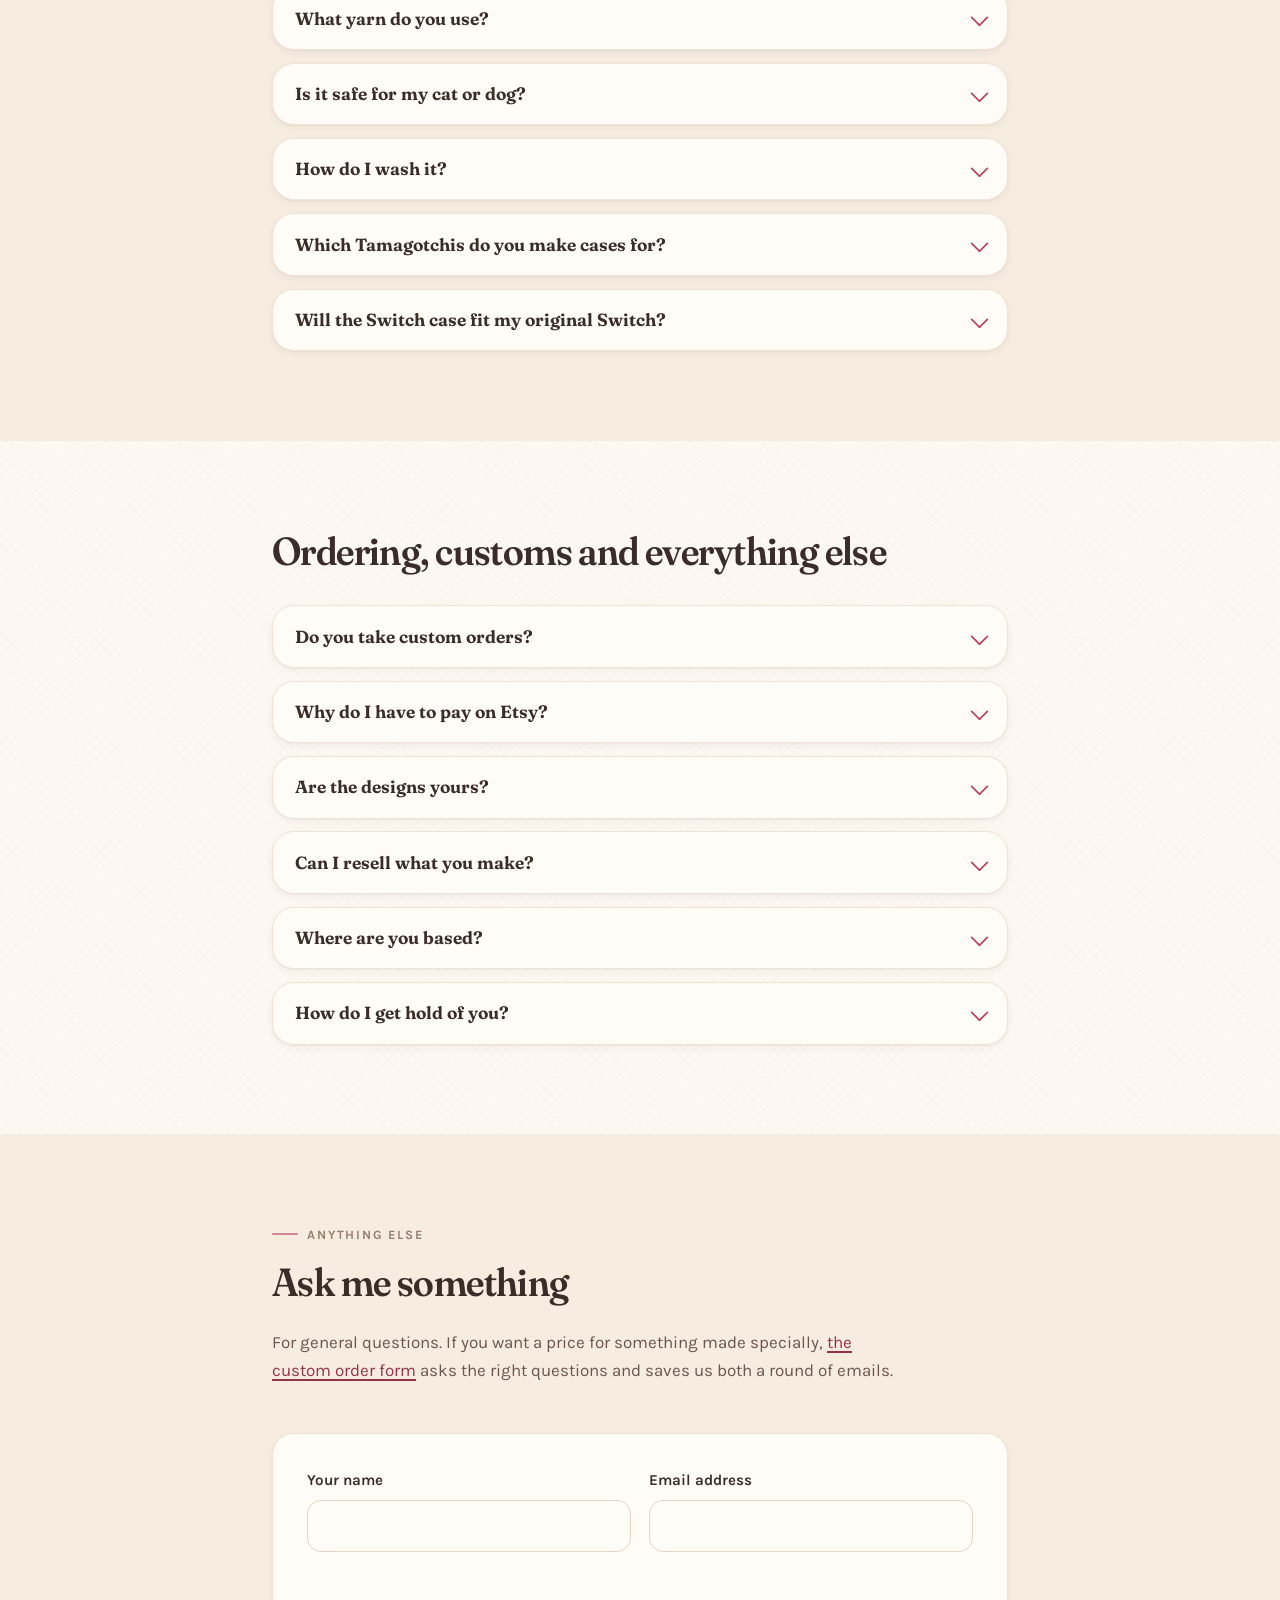
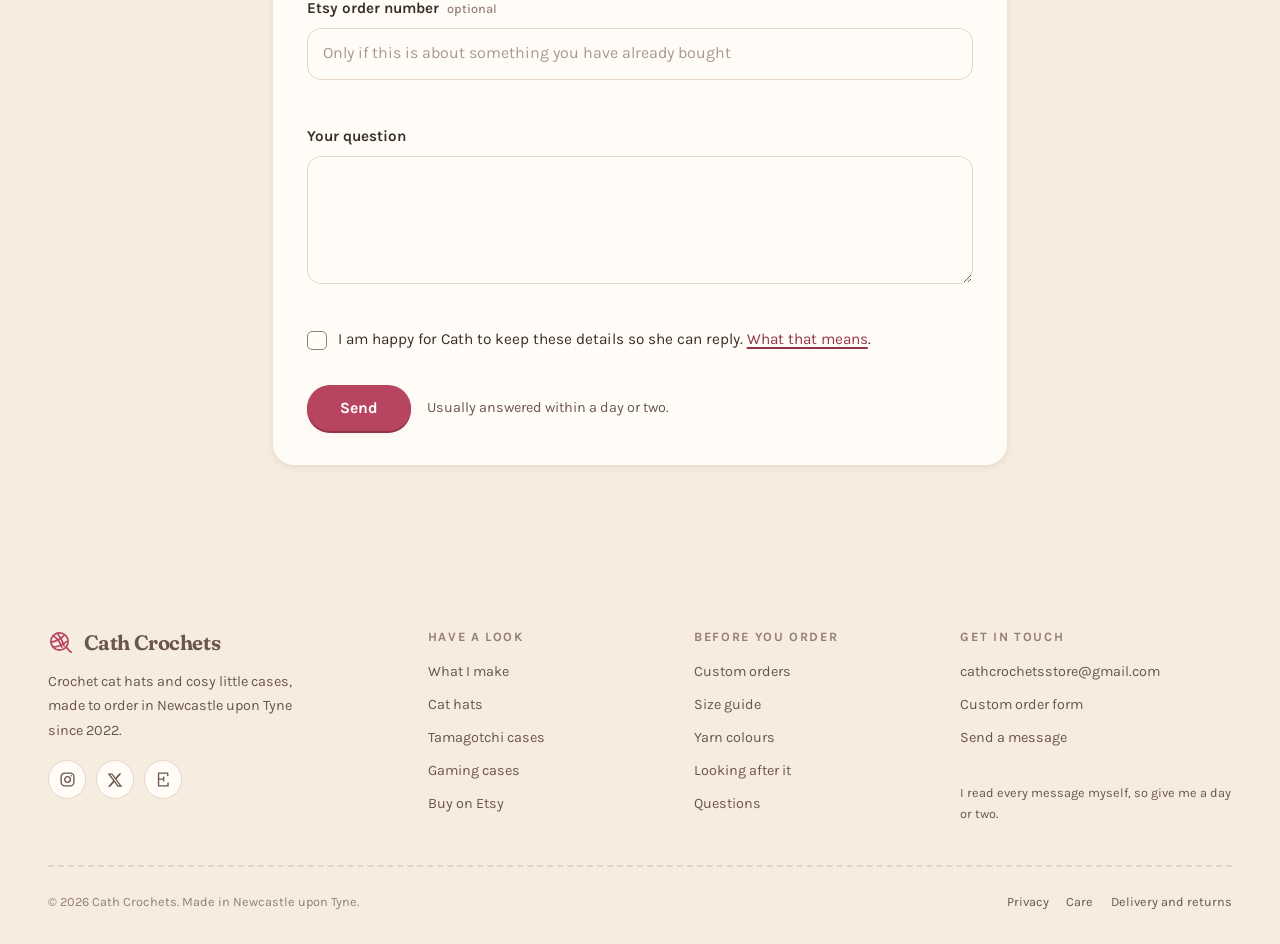
<file: faq.html>
<!DOCTYPE html>
<html lang="en-GB" class="no-js">
<head>
<meta charset="utf-8">
<meta name="viewport" content="width=device-width, initial-scale=1">
<title>Questions, delivery and returns | Cath Crochets</title>
<meta name="description" content="How long orders take, where Cath posts to, customs charges, cancellations, what the yarn is and whether a hat will fit your cat. Plus a form for anything else.">
<link rel="canonical" href="https://cathcrochets.github.io/Website/faq.html">
<meta property="og:type" content="article">
<meta property="og:site_name" content="Cath Crochets">
<meta property="og:title" content="Questions, delivery and returns | Cath Crochets">
<meta property="og:description" content="Turnaround, postage, customs, cancellations, yarn and fit, answered properly.">
<meta property="og:image" content="https://cathcrochets.github.io/Website/assets/img/products/frog-cat-hat.jpg">
<meta property="og:url" content="https://cathcrochets.github.io/Website/faq.html">
<meta name="twitter:card" content="summary_large_image">
<meta name="theme-color" content="#fdf8f2">
<link rel="icon" href="assets/img/favicon.svg" type="image/svg+xml">
<link rel="apple-touch-icon" href="assets/img/apple-touch-icon.png">
<link rel="preload" href="assets/fonts/fraunces-latin.woff2" as="font" type="font/woff2" crossorigin>
<link rel="preload" href="assets/fonts/karla-latin.woff2" as="font" type="font/woff2" crossorigin>
<link rel="stylesheet" href="assets/css/style.css">
<script>document.documentElement.className = document.documentElement.className.replace('no-js', 'js');</script>

<script type="application/ld+json">
{
  "@context": "https://schema.org",
  "@type": "FAQPage",
  "mainEntity": [
    {
      "@type": "Question",
      "name": "How long will my order take?",
      "acceptedAnswer": { "@type": "Answer", "text": "Everything is made after you order it, and that takes up to ten days depending on how busy Cath is. Postage is on top of that. Inside the UK it goes second class Royal Mail. Orders to the USA and Canada are sent tracked and typically take one to three weeks to arrive." }
    },
    {
      "@type": "Question",
      "name": "Do you post internationally?",
      "acceptedAnswer": { "@type": "Answer", "text": "Yes. International posting resumed in September 2025. Postage prices went up because of tariffs, which is out of Cath's hands, and the cost shown at checkout is what Royal Mail and the courier charge." }
    },
    {
      "@type": "Question",
      "name": "Will I have to pay customs or import charges?",
      "acceptedAnswer": { "@type": "Answer", "text": "For deliveries to the USA, Etsy policy means import duties and fees are included in the checkout price, so there is nothing extra on arrival. Buyers elsewhere outside the UK may be asked to pay import charges when the parcel is delivered. Message Cath before ordering if you want it confirmed for your country." }
    },
    {
      "@type": "Question",
      "name": "Can I cancel my order?",
      "acceptedAnswer": { "@type": "Answer", "text": "Yes, within 24 hours of buying. After that Cath has usually started making it, and since everything is made to order it cannot go back on a shelf." }
    },
    {
      "@type": "Question",
      "name": "What if the hat does not fit my cat?",
      "acceptedAnswer": { "@type": "Answer", "text": "Tell Cath and she will remake it in the right size or refund you. Hats are made to fit a regular sized adult cat, and custom sizes are free to ask for before you order." }
    },
    {
      "@type": "Question",
      "name": "What yarn do you use?",
      "acceptedAnswer": { "@type": "Answer", "text": "Most things are made in a 100 percent polyester chenille, which is very soft and comes in twenty colours. Coasters and bookmarks are made in cotton instead, because cotton copes better with heat and washing." }
    },
    {
      "@type": "Question",
      "name": "How should I wash it?",
      "acceptedAnswer": { "@type": "Answer", "text": "Most items would survive a machine but hand washing is safer for anything handmade. Use lukewarm water and a mild detergent, do not wring it, press the water out in a towel and dry it flat away from radiators." }
    },
    {
      "@type": "Question",
      "name": "Do you take custom orders?",
      "acceptedAnswer": { "@type": "Answer", "text": "Yes, and roughly half the shop started that way. Different colours, different sizes, sleeves for devices not already listed, and collars sized for a particular dog are all normal requests. There is a form on the custom orders page." }
    }
  ]
}
</script>
</head>
<body>

<a class="skip-link" href="#main">Skip to content</a>

<header class="header">
  <div class="wrap header__inner">
    <a class="brand" href="index.html">
      <svg width="26" height="26" viewBox="0 0 26 26" fill="none" stroke="currentColor" stroke-width="1.7" stroke-linecap="round" aria-hidden="true" focusable="false">
        <circle cx="11.5" cy="11.5" r="8.6"/><path d="M5.1 5.8c2.6 1.4 6.4 5.3 8.8 11.4"/><path d="M9.2 3.2c2.3 2.6 5.4 7.6 6.9 12.6"/><path d="M3.3 12.2c3.1-.6 8.2-2.6 12.4-6.4"/><path d="M5.6 17.2c3.2-.4 8.5-2.1 12.9-5.6"/><path d="M18.6 17.6c1.5 2.1 3 3.6 4.6 4.6"/>
      </svg>
      <span>Cath Crochets</span>
    </a>
    <button class="nav-toggle" type="button" aria-expanded="false" aria-controls="site-nav">
      <span class="nav-toggle__bars" aria-hidden="true"><i></i><i></i><i></i></span> Menu
    </button>
    <div class="header__nav" id="site-nav">
      <nav class="nav" aria-label="Main">
        <a href="index.html">Home</a>
        <a href="shop.html">What I make</a>
        <a href="custom.html">Custom orders</a>
        <a href="sizing.html">Size guide</a>
        <a href="about.html">About</a>
        <a href="faq.html" aria-current="page">FAQ</a>
      </nav>
      <a class="btn btn--primary btn--small" href="https://www.etsy.com/uk/shop/CathCrochetsUK" data-site="etsy" rel="noopener">Shop on Etsy</a>
    </div>
    <div class="header__actions">
      <a class="btn btn--primary btn--small" href="https://www.etsy.com/uk/shop/CathCrochetsUK" data-site="etsy" rel="noopener">
        Shop on Etsy
        <svg class="arrow" width="14" height="14" viewBox="0 0 14 14" fill="none" stroke="currentColor" stroke-width="2" stroke-linecap="round" stroke-linejoin="round" aria-hidden="true" focusable="false"><path d="M3 7h8M7.5 3.5 11 7l-3.5 3.5"/></svg>
      </a>
    </div>
  </div>
</header>

<main id="main">

  <div class="page-head">
    <div class="wrap">
      <ol class="crumbs">
        <li><a href="index.html">Home</a></li>
        <li>Questions</li>
      </ol>
      <h1>Questions I get asked</h1>
      <p class="lede">The short versions of things people email me about. If yours is not here, the form at the bottom comes straight to me.</p>
      <ul class="jump">
        <li><a href="#delivery">Delivery and returns</a></li>
        <li><a href="#products">The things themselves</a></li>
        <li><a href="#ordering">Ordering and customs work</a></li>
        <li><a href="#message">Ask me something</a></li>
      </ul>
    </div>
  </div>

  <!-- ================= Delivery ================= -->
  <section class="section section--tight" id="delivery">
    <div class="wrap wrap-narrow">
      <h2>Delivery and returns</h2>
      <div class="faq mt-2">

        <details class="qa" open>
          <summary>How long will my order take?</summary>
          <div class="qa__body">
            <p>Two numbers, added together.</p>
            <p><strong>Making it takes up to ten days</strong>, because nothing is sitting in a box waiting. If I am quiet it will be quicker, and if it is October and everybody wants a pumpkin hat it will be the full ten.</p>
            <p><strong>Then it has to travel.</strong> Inside the UK it goes second class Royal Mail. Orders to the USA and Canada go tracked and usually take one to three weeks. Everywhere else sits somewhere in that range too.</p>
            <p>If you have a date to hit, a birthday or Christmas, tell me when you order rather than after. I will always tell you honestly whether it will make it.</p>
          </div>
        </details>

        <details class="qa">
          <summary>Do you post internationally?</summary>
          <div class="qa__body">
            <p>Yes. I stopped for a while and started again in September 2025.</p>
            <p>Postage costs more than it used to because of tariffs, which is genuinely not my doing and not something I make anything on. What you see at checkout is what it costs to send.</p>
          </div>
        </details>

        <details class="qa">
          <summary>Will I get charged customs or import fees?</summary>
          <div class="qa__body">
            <p><strong>If you are in the USA</strong>, no. Etsy requires import duties and fees to be included in the checkout price, so what you pay at checkout is the lot.</p>
            <p><strong>If you are elsewhere outside the UK</strong>, you may be asked to pay import charges when it is delivered. That depends on your country's rules rather than on me. Message me before you order if you want me to check what is likely for you.</p>
            <p>I cannot mark a parcel as a gift or write down the value. It is not worth either of us getting into trouble over.</p>
          </div>
        </details>

        <details class="qa">
          <summary>Can I cancel or change my order?</summary>
          <div class="qa__body">
            <p>You can cancel within 24 hours of buying, no questions asked.</p>
            <p>After that I have usually started, and since everything is made for you specifically it cannot go back on a shelf. That said, if something has genuinely gone wrong, message me. I am a person, not a returns department.</p>
            <p>Changing a colour or a size is usually fine if you catch me early. Just send a message as soon as you can.</p>
          </div>
        </details>

        <details class="qa">
          <summary>It arrived and something is not right</summary>
          <div class="qa__body">
            <p>Tell me. If a hat does not fit, if a seam has gone, if it is not the colour you picked, I will remake it or refund you.</p>
            <p>A photograph helps a lot, especially for fit, because then I can see exactly what needs changing rather than guessing.</p>
            <p>Handmade pieces do vary slightly from the photographs. Two hats made from the same pattern are never quite identical, and that is the nature of it rather than a fault. If yours is noticeably different from what you ordered, that is a different matter and I will sort it.</p>
          </div>
        </details>

      </div>
    </div>
  </section>

  <!-- ================= Products ================= -->
  <section class="section section--paper2" id="products">
    <div class="wrap wrap-narrow">
      <h2>The things themselves</h2>
      <div class="faq mt-2">

        <details class="qa">
          <summary>Will a hat fit my cat?</summary>
          <div class="qa__body">
            <p>Probably. Hats are made in one regular size, tested on Lola, who is a regular sized adult cat, and the long ties give a fair bit of room either way.</p>
            <p>If your cat is a kitten, a Maine Coon, or otherwise not regular sized, send me two measurements before you order and I will make it to fit. It does not cost extra. <a href="sizing.html#cats">Here is how to take them</a>.</p>
            <p>And if it turns up and it does not fit anyway, I will remake it or refund you.</p>
          </div>
        </details>

        <details class="qa">
          <summary>What yarn do you use?</summary>
          <div class="qa__body">
            <p>Most things are made in a 100 percent polyester chenille. It is extremely soft, it does not itch, and it comes in <a href="sizing.html#colours">twenty colours</a>. That is the yarn people mean in the reviews when they keep saying "so soft".</p>
            <p>Coasters and bookmarks are cotton instead. Cotton takes a hot mug and a wash far better than chenille does.</p>
            <p>If you would like something in cotton that is normally chenille, or the other way around, ask and I will price it up.</p>
          </div>
        </details>

        <details class="qa">
          <summary>Is it safe for my cat or dog?</summary>
          <div class="qa__body">
            <p>These are dress up items and they need supervising. That is the honest answer.</p>
            <p>Stay in the room, take it off before they eat, sleep or go outside, and never leave one on an animal on their own. The collars are decorative and have no quick release buckle, so please do not use one as a real collar and never clip a lead to one.</p>
            <p>Watch how they react. Flattened ears or freezing on the spot both mean take it off. <a href="care.html#pets">The full notes are here</a>.</p>
          </div>
        </details>

        <details class="qa">
          <summary>How do I wash it?</summary>
          <div class="qa__body">
            <p>Most of my items would be fine in a machine, but with anything handmade I would always hand wash.</p>
            <p>Lukewarm water, a drop of mild detergent, swirl rather than scrub, do not wring it out, press the water into a towel and dry it flat away from radiators and direct sun.</p>
            <p><a href="care.html">The full care guide is here</a>, including what to do about a snag, which is the one thing worth reading before it happens.</p>
          </div>
        </details>

        <details class="qa">
          <summary>Which Tamagotchis do you make cases for?</summary>
          <div class="qa__body">
            <p>Paradise, Uni, Smart, ON, MIX, Pix, and the original P1 and P2. Each shell gets its own pattern so the buttons and screen stay clear.</p>
            <p>If yours is not on that list, send me a photo of it next to a ruler and I will work out whether I can cover it.</p>
          </div>
        </details>

        <details class="qa">
          <summary>Will the Switch case fit my original Switch?</summary>
          <div class="qa__body">
            <p>No, the case in the shop is cut to the Switch 2 specifically. Ask and I will make one to fit the original, or the Lite, or an OLED.</p>
            <p>Worth being clear about what it is for. It is thick chunky yarn and it stops keys and coins scratching the screen inside a bag. It is not a hard case and I would not trust it against a drop onto a hard floor.</p>
          </div>
        </details>

      </div>
    </div>
  </section>

  <!-- ================= Ordering ================= -->
  <section class="section" id="ordering">
    <div class="wrap wrap-narrow">
      <h2>Ordering, customs and everything else</h2>
      <div class="faq mt-2">

        <details class="qa">
          <summary>Do you take custom orders?</summary>
          <div class="qa__body">
            <p>Constantly. Roughly half the shop started as somebody asking for something slightly different.</p>
            <p>Different colours, bigger or smaller hats, sleeves for devices I have not covered, collars sized for a specific dog, matching sets. <a href="custom.html">There is a form for it</a> which takes about two minutes, and I come back with a price before anybody has spent anything.</p>
          </div>
        </details>

        <details class="qa">
          <summary>Why do I have to pay on Etsy?</summary>
          <div class="qa__body">
            <p>Because Etsy does that part better than I could on my own. You get buyer protection, a proper receipt, a record of the conversation and a way to raise a problem that does not depend on me answering my email.</p>
            <p>So this website is where I explain things and take requests, and Etsy is where the money changes hands. For a custom piece I set up a private listing in your name and send you the link.</p>
            <p>I will never ask you for a bank transfer. If somebody claiming to be me does, it is not me.</p>
          </div>
        </details>

        <details class="qa">
          <summary>Are the designs yours?</summary>
          <div class="qa__body">
            <p>Some are. Others are made from patterns I have bought from other crocheters, and when that is the case I name them on the listing. Knotvivi and PawPawCrochet are two you will see credited in my shop.</p>
            <p>If you have bought a pattern yourself and want me to make it up for you, send it over with your request and I will happily do that. What I will not do is copy another maker's finished piece from a photograph.</p>
          </div>
        </details>

        <details class="qa">
          <summary>Can I resell what you make?</summary>
          <div class="qa__body">
            <p>No, everything is sold for personal use or as a gift. It is a one person shop and each piece takes hours, so it does not work as something to buy in and sell on.</p>
            <p>If you run a shop and want to talk about something, message me and we will have a proper conversation about it rather than me just saying no.</p>
          </div>
        </details>

        <details class="qa">
          <summary>Where are you based?</summary>
          <div class="qa__body">
            <p>Newcastle upon Tyne, in the north east of England. Everything is made here and posted from here.</p>
          </div>
        </details>

        <details class="qa">
          <summary>How do I get hold of you?</summary>
          <div class="qa__body">
            <p>Whichever is easiest for you. Email <a href="mailto:cathcrochetsstore@gmail.com" data-site="email" data-fill="text">cathcrochetsstore@gmail.com</a>, use <a href="#message">the form below</a>, message me through Etsy if your question is about an order you have already placed, or send a DM on <a href="https://www.instagram.com/cathcrochetsuk/" data-site="instagram" rel="noopener">Instagram</a>.</p>
            <p>I read them all myself, usually in the evening, so give me a day or two before you assume it went missing. Do check your junk folder, because replies sometimes land there.</p>
          </div>
        </details>

      </div>
    </div>
  </section>

  <!-- ================= Message ================= -->
  <section class="section section--paper2" id="message">
    <div class="wrap wrap-narrow">
      <div class="sect-head">
        <p class="eyebrow">Anything else</p>
        <h2>Ask me something</h2>
        <p class="muted">For general questions. If you want a price for something made specially, <a href="custom.html">the custom order form</a> asks the right questions and saves us both a round of emails.</p>
      </div>

      <div class="panel">
        <form class="form" data-form="order" data-subject="Question from the website" novalidate>
          <div class="hp" aria-hidden="true">
            <label for="hp-msg">Leave this empty</label>
            <input type="text" id="hp-msg" name="_gotcha" tabindex="-1" autocomplete="off">
          </div>

          <div class="field-row">
            <div class="field">
              <label for="q-name">Your name</label>
              <input type="text" id="q-name" name="Name" autocomplete="name" required>
            </div>
            <div class="field">
              <label for="q-email">Email address</label>
              <input type="email" id="q-email" name="Email" autocomplete="email" required>
            </div>
          </div>

          <div class="field">
            <label for="q-order">Etsy order number <span class="field__opt">optional</span></label>
            <input type="text" id="q-order" name="Order number" placeholder="Only if this is about something you have already bought">
          </div>

          <div class="field">
            <label for="q-message">Your question</label>
            <textarea id="q-message" name="Question" required minlength="10"></textarea>
          </div>

          <div class="check-list">
            <label class="check">
              <input type="checkbox" name="Consent" value="Yes" required data-label="Agreed to the privacy policy">
              <span>I am happy for Cath to keep these details so she can reply. <a href="privacy.html">What that means</a>.</span>
            </label>
          </div>

          <div class="form-actions">
            <button class="btn btn--primary" type="submit">Send</button>
            <span class="small muted">Usually answered within a day or two.</span>
          </div>

          <div class="form-status" aria-live="polite"></div>

          <noscript>
            <div class="note note--berry mt-2">
              <p>This form needs JavaScript, which yours has switched off. Email
                <a href="mailto:cathcrochetsstore@gmail.com">cathcrochetsstore@gmail.com</a> instead and it will reach Cath just the same.</p>
            </div>
          </noscript>
        </form>
      </div>
    </div>
  </section>

</main>

<div class="edge" style="--edge-from: var(--paper-2); --edge-to: var(--paper-2);" aria-hidden="true"></div>

<footer class="footer">
  <div class="wrap">
    <div class="footer__grid">
      <div>
        <a class="brand" href="index.html">
          <svg width="26" height="26" viewBox="0 0 26 26" fill="none" stroke="currentColor" stroke-width="1.7" stroke-linecap="round" aria-hidden="true" focusable="false">
            <circle cx="11.5" cy="11.5" r="8.6"/><path d="M5.1 5.8c2.6 1.4 6.4 5.3 8.8 11.4"/><path d="M9.2 3.2c2.3 2.6 5.4 7.6 6.9 12.6"/><path d="M3.3 12.2c3.1-.6 8.2-2.6 12.4-6.4"/><path d="M5.6 17.2c3.2-.4 8.5-2.1 12.9-5.6"/><path d="M18.6 17.6c1.5 2.1 3 3.6 4.6 4.6"/>
          </svg>
          <span>Cath Crochets</span>
        </a>
        <p class="footer__blurb">Crochet cat hats and cosy little cases, made to order in Newcastle upon Tyne since 2022.</p>
        <div class="socials">
          <a href="https://www.instagram.com/cathcrochetsuk/" data-site="instagram" rel="noopener" aria-label="Cath Crochets on Instagram">
            <svg width="17" height="17" viewBox="0 0 24 24" fill="none" stroke="currentColor" stroke-width="1.9" aria-hidden="true" focusable="false"><rect x="3" y="3" width="18" height="18" rx="5"/><circle cx="12" cy="12" r="4"/><circle cx="17.4" cy="6.6" r="1.1" fill="currentColor" stroke="none"/></svg>
          </a>
          <a href="https://twitter.com/CathCrochets" data-site="twitter" rel="noopener" aria-label="Cath Crochets on X, formerly Twitter">
            <svg width="16" height="16" viewBox="0 0 24 24" fill="currentColor" aria-hidden="true" focusable="false"><path d="M18.2 2.3h3.4l-7.4 8.5 8.7 11.5h-6.8l-5.3-7-6.1 7H1.3l7.9-9.1L.9 2.3h7l4.8 6.4zm-1.2 17.9h1.9L7.1 4.2H5z"/></svg>
          </a>
          <a href="https://www.etsy.com/uk/shop/CathCrochetsUK" data-site="etsy" rel="noopener" aria-label="Cath Crochets on Etsy">
            <svg width="17" height="17" viewBox="0 0 24 24" fill="none" stroke="currentColor" stroke-width="1.9" stroke-linecap="round" stroke-linejoin="round" aria-hidden="true" focusable="false"><path d="M5 3h13v3.5M5 3v18h13.4V17M5 11.4h7.2M12.2 8.6v5.6"/></svg>
          </a>
        </div>
      </div>
      <div>
        <h2>Have a look</h2>
        <ul>
          <li><a href="shop.html">What I make</a></li>
          <li><a href="shop.html?show=cat-hats">Cat hats</a></li>
          <li><a href="shop.html?show=tamagotchi">Tamagotchi cases</a></li>
          <li><a href="shop.html?show=gaming">Gaming cases</a></li>
          <li><a href="https://www.etsy.com/uk/shop/CathCrochetsUK" data-site="etsy" rel="noopener">Buy on Etsy</a></li>
        </ul>
      </div>
      <div>
        <h2>Before you order</h2>
        <ul>
          <li><a href="custom.html">Custom orders</a></li>
          <li><a href="sizing.html">Size guide</a></li>
          <li><a href="sizing.html#colours">Yarn colours</a></li>
          <li><a href="care.html">Looking after it</a></li>
          <li><a href="faq.html">Questions</a></li>
        </ul>
      </div>
      <div>
        <h2>Get in touch</h2>
        <ul>
          <li><a href="mailto:cathcrochetsstore@gmail.com" data-site="email" data-fill="text">cathcrochetsstore@gmail.com</a></li>
          <li><a href="custom.html">Custom order form</a></li>
          <li><a href="faq.html#message">Send a message</a></li>
        </ul>
        <p class="tiny mt-2 muted">I read every message myself, so give me a day or two.</p>
      </div>
    </div>
    <div class="footer__base">
      <p>&copy; <span id="year">2026</span> Cath Crochets. Made in Newcastle upon Tyne.</p>
      <nav aria-label="Legal">
        <a href="privacy.html">Privacy</a>
        <a href="care.html">Care</a>
        <a href="faq.html#delivery">Delivery and returns</a>
      </nav>
    </div>
  </div>
</footer>

<script src="assets/js/config.js"></script>
<script src="assets/js/site.js" defer></script>
</body>
</html>
</file>
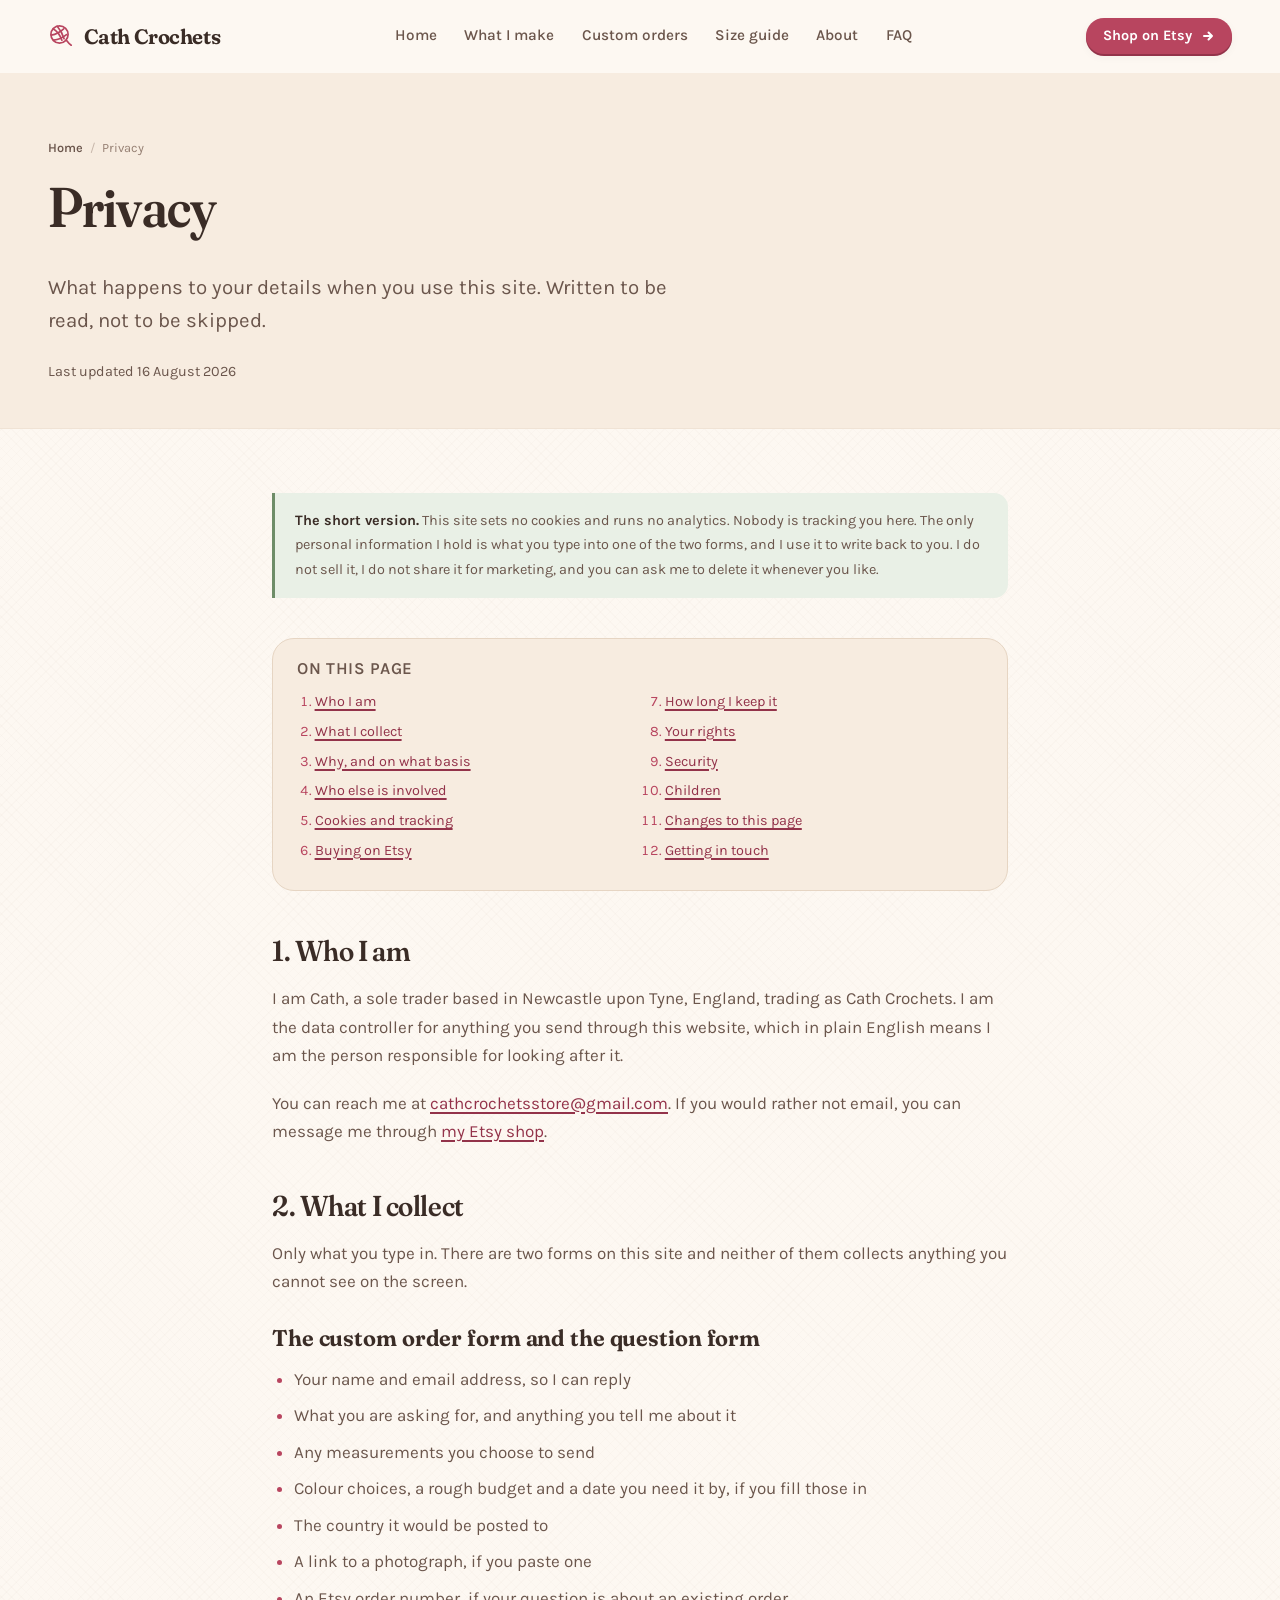
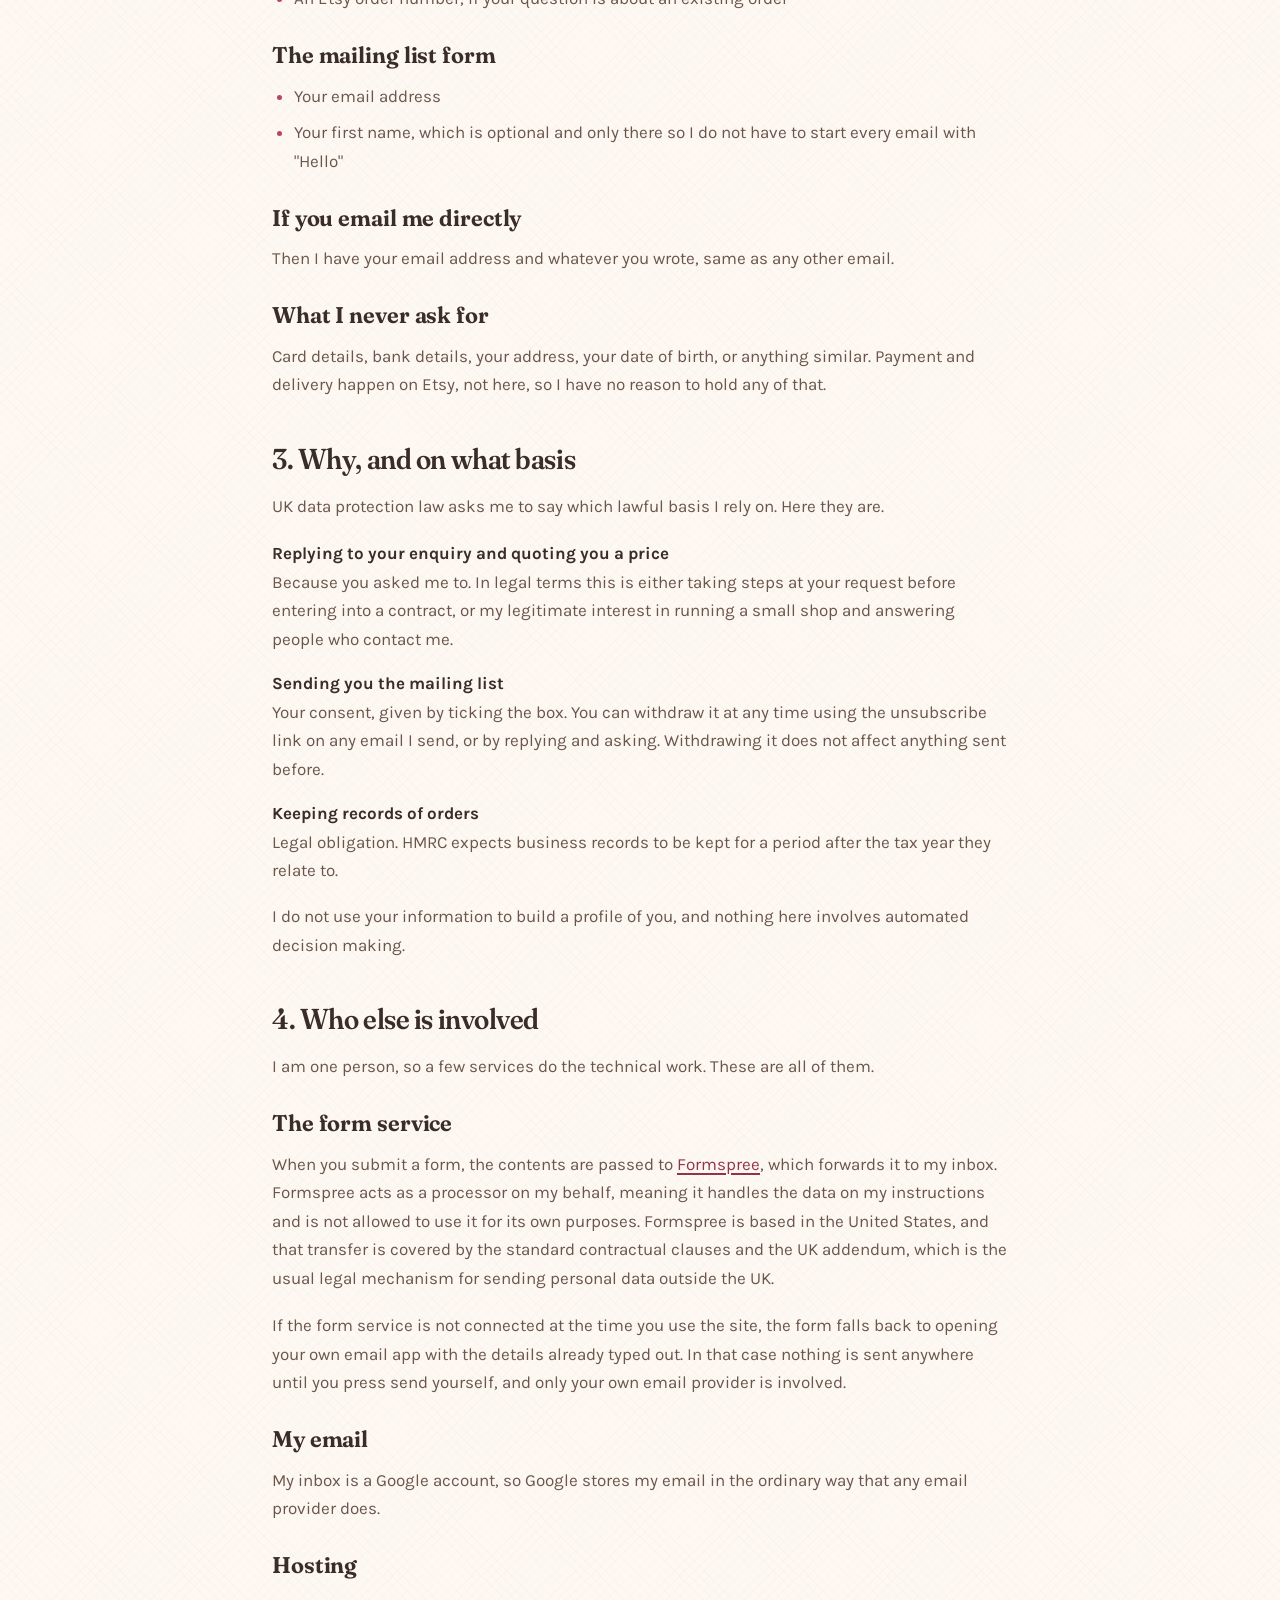
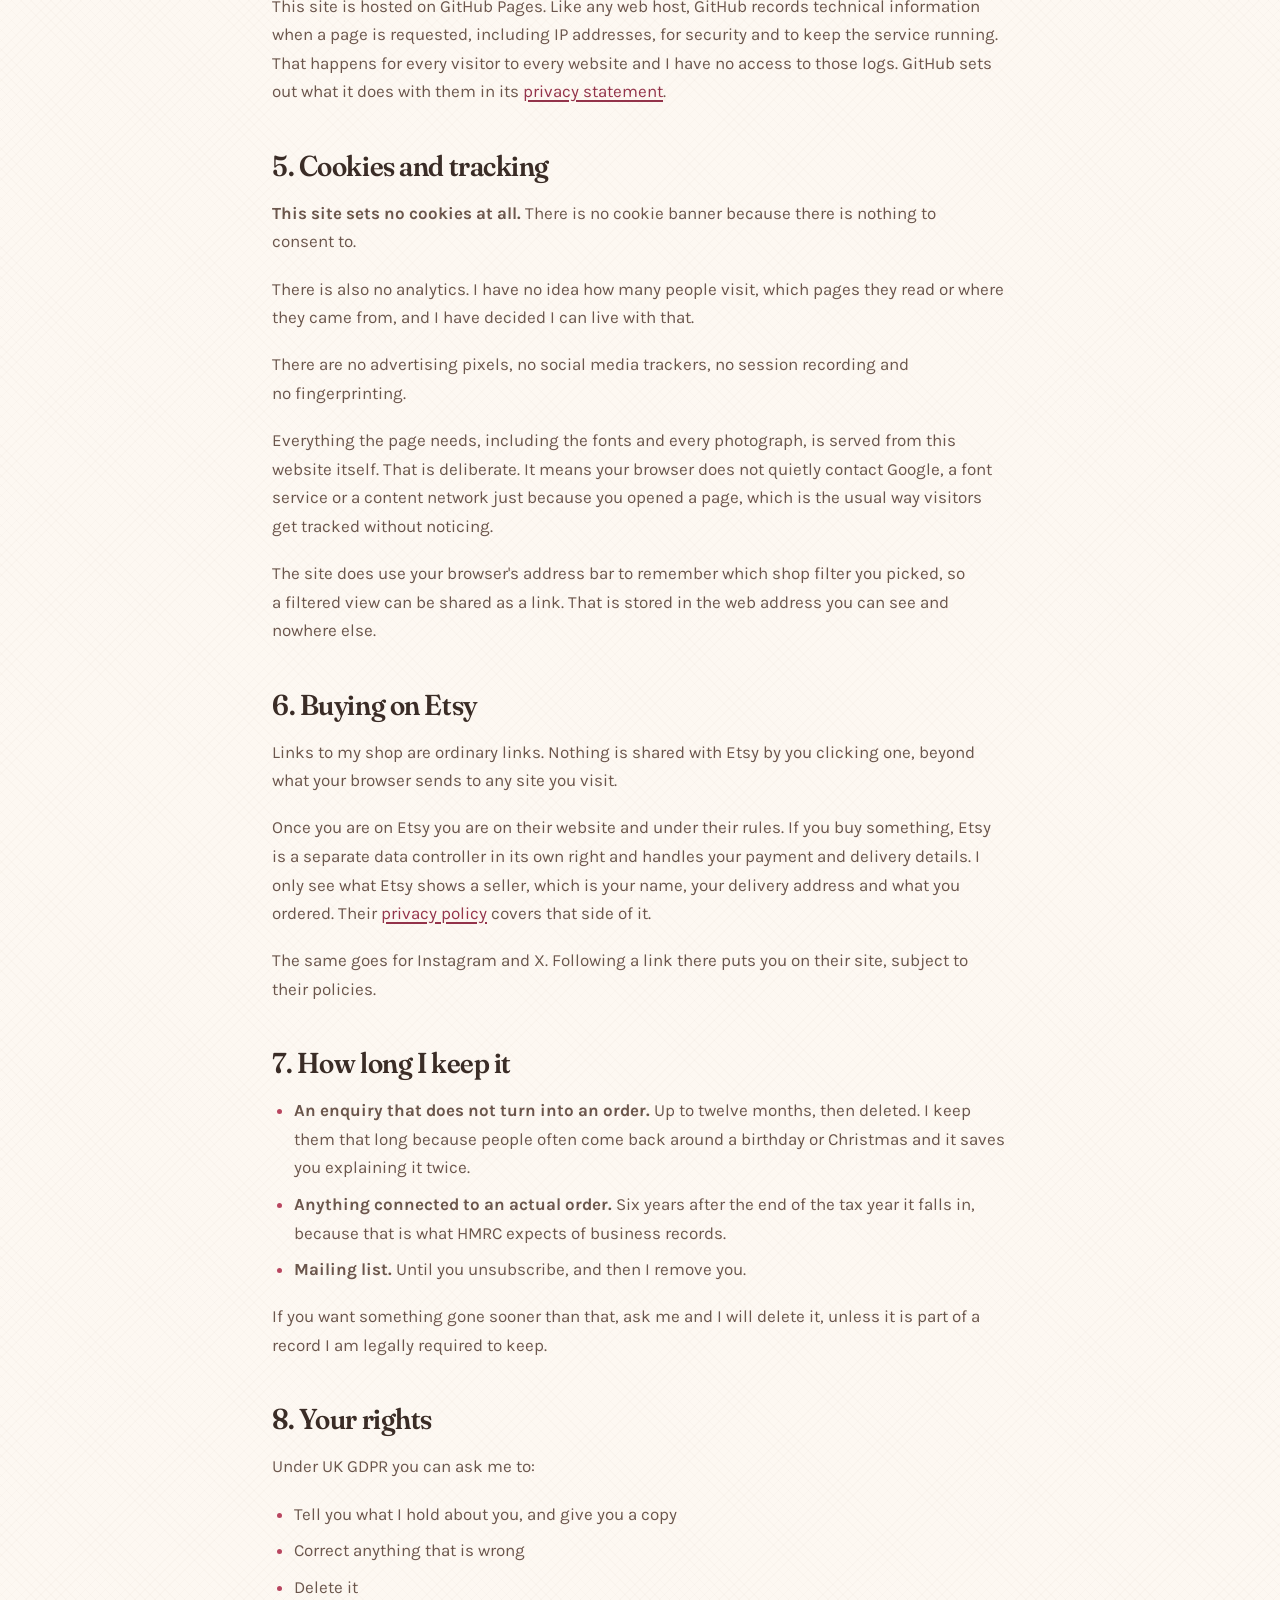
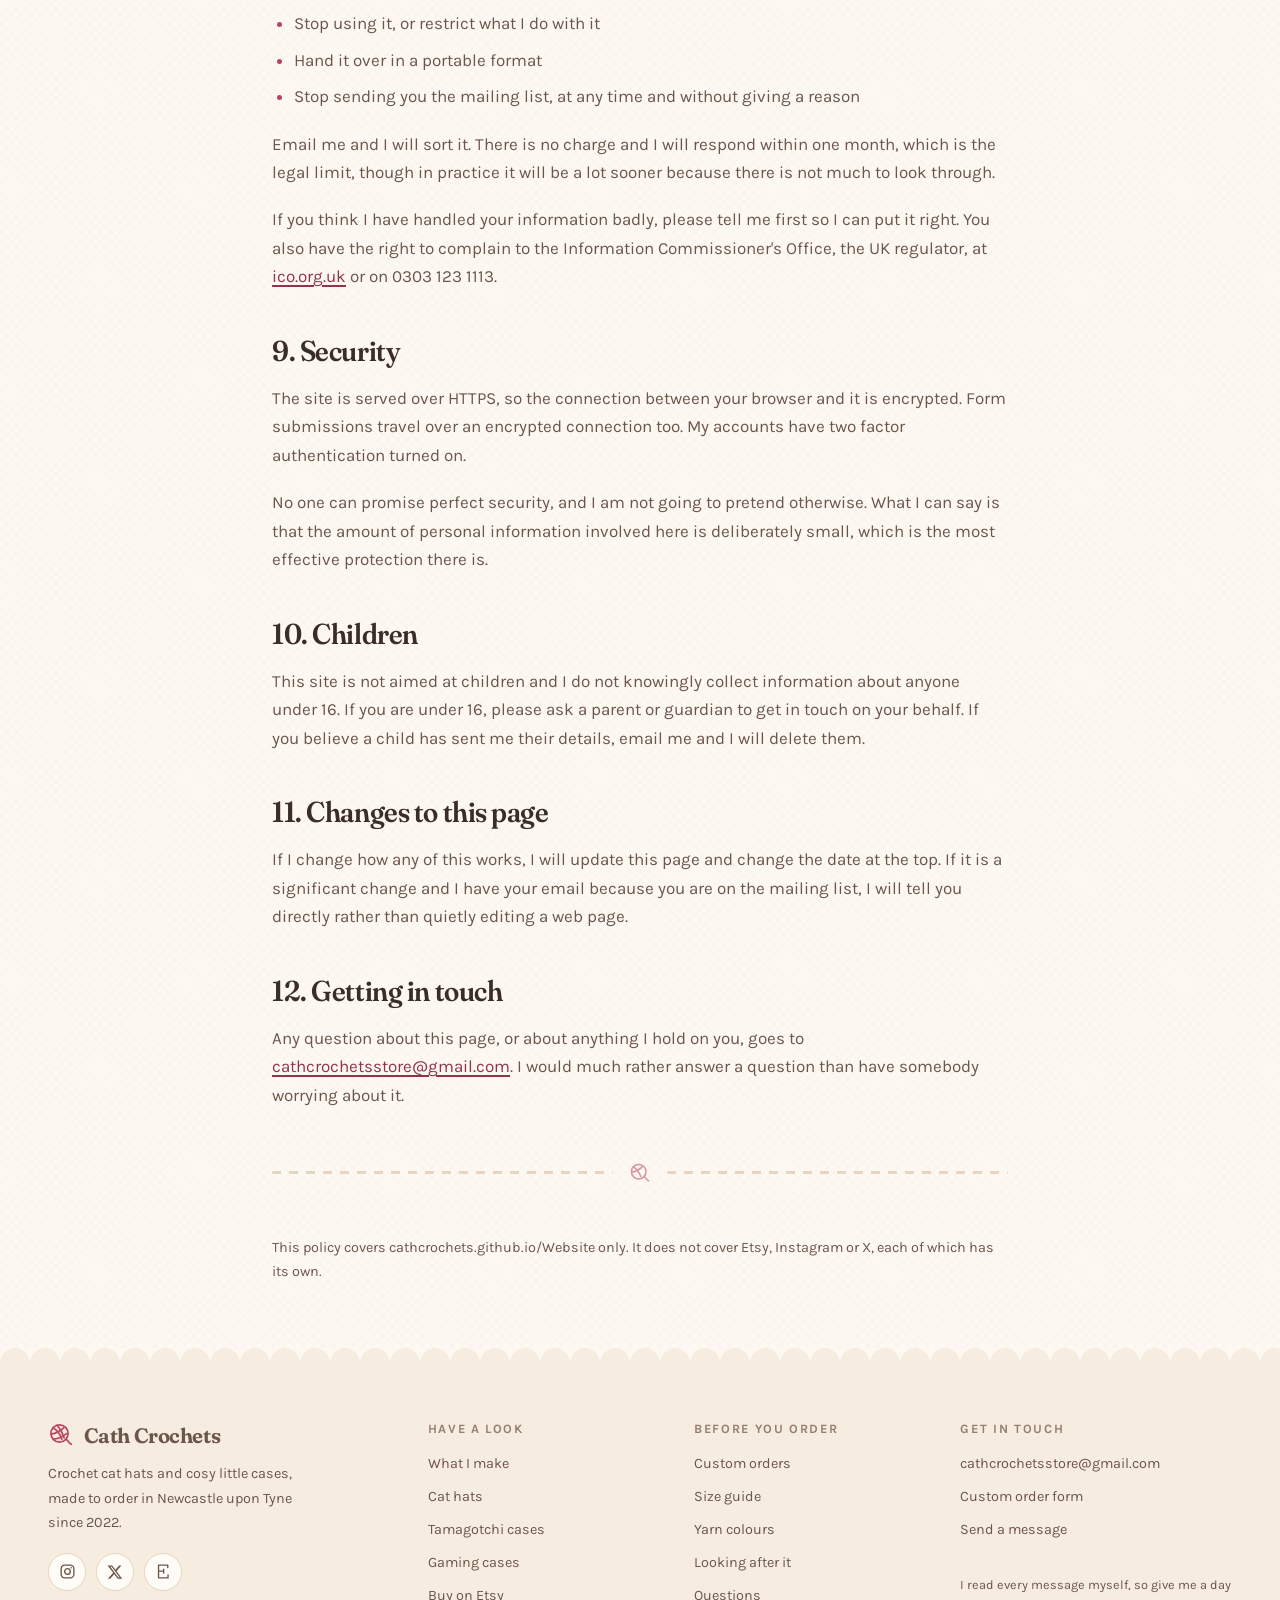
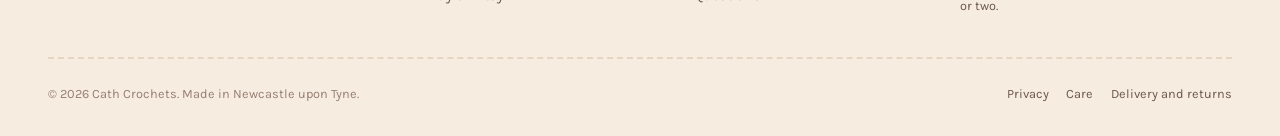
<file: privacy.html>
<!DOCTYPE html>
<html lang="en-GB" class="no-js">
<head>
<meta charset="utf-8">
<meta name="viewport" content="width=device-width, initial-scale=1">
<title>Privacy | Cath Crochets</title>
<meta name="description" content="What Cath Crochets does with your details. No cookies, no analytics, no tracking. Just the information you type into a form so Cath can reply to you.">
<link rel="canonical" href="https://cathcrochets.github.io/Website/privacy.html">
<meta name="robots" content="index, follow">
<meta property="og:type" content="article">
<meta property="og:site_name" content="Cath Crochets">
<meta property="og:title" content="Privacy | Cath Crochets">
<meta property="og:description" content="No cookies, no analytics, no tracking. Here is exactly what happens to anything you send.">
<meta property="og:url" content="https://cathcrochets.github.io/Website/privacy.html">
<meta name="theme-color" content="#fdf8f2">
<link rel="icon" href="assets/img/favicon.svg" type="image/svg+xml">
<link rel="apple-touch-icon" href="assets/img/apple-touch-icon.png">
<link rel="preload" href="assets/fonts/fraunces-latin.woff2" as="font" type="font/woff2" crossorigin>
<link rel="preload" href="assets/fonts/karla-latin.woff2" as="font" type="font/woff2" crossorigin>
<link rel="stylesheet" href="assets/css/style.css">
<script>document.documentElement.className = document.documentElement.className.replace('no-js', 'js');</script>
</head>
<body>

<a class="skip-link" href="#main">Skip to content</a>

<header class="header">
  <div class="wrap header__inner">
    <a class="brand" href="index.html">
      <svg width="26" height="26" viewBox="0 0 26 26" fill="none" stroke="currentColor" stroke-width="1.7" stroke-linecap="round" aria-hidden="true" focusable="false">
        <circle cx="11.5" cy="11.5" r="8.6"/><path d="M5.1 5.8c2.6 1.4 6.4 5.3 8.8 11.4"/><path d="M9.2 3.2c2.3 2.6 5.4 7.6 6.9 12.6"/><path d="M3.3 12.2c3.1-.6 8.2-2.6 12.4-6.4"/><path d="M5.6 17.2c3.2-.4 8.5-2.1 12.9-5.6"/><path d="M18.6 17.6c1.5 2.1 3 3.6 4.6 4.6"/>
      </svg>
      <span>Cath Crochets</span>
    </a>
    <button class="nav-toggle" type="button" aria-expanded="false" aria-controls="site-nav">
      <span class="nav-toggle__bars" aria-hidden="true"><i></i><i></i><i></i></span> Menu
    </button>
    <div class="header__nav" id="site-nav">
      <nav class="nav" aria-label="Main">
        <a href="index.html">Home</a>
        <a href="shop.html">What I make</a>
        <a href="custom.html">Custom orders</a>
        <a href="sizing.html">Size guide</a>
        <a href="about.html">About</a>
        <a href="faq.html">FAQ</a>
      </nav>
      <a class="btn btn--primary btn--small" href="https://www.etsy.com/uk/shop/CathCrochetsUK" data-site="etsy" rel="noopener">Shop on Etsy</a>
    </div>
    <div class="header__actions">
      <a class="btn btn--primary btn--small" href="https://www.etsy.com/uk/shop/CathCrochetsUK" data-site="etsy" rel="noopener">
        Shop on Etsy
        <svg class="arrow" width="14" height="14" viewBox="0 0 14 14" fill="none" stroke="currentColor" stroke-width="2" stroke-linecap="round" stroke-linejoin="round" aria-hidden="true" focusable="false"><path d="M3 7h8M7.5 3.5 11 7l-3.5 3.5"/></svg>
      </a>
    </div>
  </div>
</header>

<main id="main">

  <div class="page-head">
    <div class="wrap">
      <ol class="crumbs">
        <li><a href="index.html">Home</a></li>
        <li>Privacy</li>
      </ol>
      <h1>Privacy</h1>
      <p class="lede">What happens to your details when you use this site. Written to be read, not to be skipped.</p>
      <p class="small muted" style="margin-top:.75rem">Last updated 16 August 2026</p>
    </div>
  </div>

  <section class="section section--tight">
    <div class="wrap wrap-narrow prose">

      <div class="note note--sage" style="margin-bottom:2.5rem">
        <p><strong>The short version.</strong> This site sets no cookies and runs no analytics. Nobody is tracking you here. The only personal information I hold is what you type into one of the two forms, and I use it to write back to you. I do not sell it, I do not share it for marketing, and you can ask me to delete it whenever you like.</p>
      </div>

      <nav class="toc" aria-label="On this page">
        <h2>On this page</h2>
        <ol>
          <li><a href="#who">Who I am</a></li>
          <li><a href="#what">What I collect</a></li>
          <li><a href="#why">Why, and on what basis</a></li>
          <li><a href="#others">Who else is involved</a></li>
          <li><a href="#cookies">Cookies and tracking</a></li>
          <li><a href="#etsy">Buying on Etsy</a></li>
          <li><a href="#keeping">How long I keep it</a></li>
          <li><a href="#rights">Your rights</a></li>
          <li><a href="#security">Security</a></li>
          <li><a href="#children">Children</a></li>
          <li><a href="#changes">Changes to this page</a></li>
          <li><a href="#contact">Getting in touch</a></li>
        </ol>
      </nav>

      <h2 id="who">1. Who I am</h2>
      <p>I am Cath, a sole trader based in Newcastle upon Tyne, England, trading as Cath Crochets. I am the data controller for anything you send through this website, which in plain English means I am the person responsible for looking after it.</p>
      <p>You can reach me at <a href="mailto:cathcrochetsstore@gmail.com" data-site="email" data-fill="text">cathcrochetsstore@gmail.com</a>. If you would rather not email, you can message me through <a href="https://www.etsy.com/uk/shop/CathCrochetsUK" data-site="etsy" rel="noopener">my Etsy shop</a>.</p>

      <h2 id="what">2. What I collect</h2>
      <p>Only what you type in. There are two forms on this site and neither of them collects anything you cannot see on the screen.</p>

      <h3>The custom order form and the question form</h3>
      <ul>
        <li>Your name and email address, so I can reply</li>
        <li>What you are asking for, and anything you tell me about it</li>
        <li>Any measurements you choose to send</li>
        <li>Colour choices, a rough budget and a date you need it by, if you fill those in</li>
        <li>The country it would be posted to</li>
        <li>A link to a photograph, if you paste one</li>
        <li>An Etsy order number, if your question is about an existing order</li>
      </ul>

      <h3>The mailing list form</h3>
      <ul>
        <li>Your email address</li>
        <li>Your first name, which is optional and only there so I do not have to start every email with "Hello"</li>
      </ul>

      <h3>If you email me directly</h3>
      <p>Then I have your email address and whatever you wrote, same as any other email.</p>

      <h3>What I never ask for</h3>
      <p>Card details, bank details, your address, your date of birth, or anything similar. Payment and delivery happen on Etsy, not here, so I have no reason to hold any of that.</p>

      <h2 id="why">3. Why, and on what basis</h2>
      <p>UK data protection law asks me to say which lawful basis I rely on. Here they are.</p>
      <dl>
        <dt>Replying to your enquiry and quoting you a price</dt>
        <dd>Because you asked me to. In legal terms this is either taking steps at your request before entering into a contract, or my legitimate interest in running a small shop and answering people who contact me.</dd>
        <dt>Sending you the mailing list</dt>
        <dd>Your consent, given by ticking the box. You can withdraw it at any time using the unsubscribe link on any email I send, or by replying and asking. Withdrawing it does not affect anything sent before.</dd>
        <dt>Keeping records of orders</dt>
        <dd>Legal obligation. HMRC expects business records to be kept for a period after the tax year they relate to.</dd>
      </dl>
      <p>I do not use your information to build a profile of you, and nothing here involves automated decision making.</p>

      <h2 id="others">4. Who else is involved</h2>
      <p>I am one person, so a few services do the technical work. These are all of them.</p>

      <h3>The form service</h3>
      <p>When you submit a form, the contents are passed to <a href="https://formspree.io/legal/privacy-policy/" rel="noopener nofollow">Formspree</a>, which forwards it to my inbox. Formspree acts as a processor on my behalf, meaning it handles the data on my instructions and is not allowed to use it for its own purposes. Formspree is based in the United States, and that transfer is covered by the standard contractual clauses and the UK addendum, which is the usual legal mechanism for sending personal data outside the UK.</p>
      <p>If the form service is not connected at the time you use the site, the form falls back to opening your own email app with the details already typed out. In that case nothing is sent anywhere until you press send yourself, and only your own email provider is involved.</p>

      <h3>My email</h3>
      <p>My inbox is a Google account, so Google stores my email in the ordinary way that any email provider does.</p>

      <h3>Hosting</h3>
      <p>This site is hosted on GitHub Pages. Like any web host, GitHub records technical information when a page is requested, including IP addresses, for security and to keep the service running. That happens for every visitor to every website and I have no access to those logs. GitHub sets out what it does with them in its <a href="https://docs.github.com/en/site-policy/privacy-policies/github-general-privacy-statement" rel="noopener nofollow">privacy statement</a>.</p>

      <h2 id="cookies">5. Cookies and tracking</h2>
      <p><strong>This site sets no cookies at all.</strong> There is no cookie banner because there is nothing to consent to.</p>
      <p>There is also no analytics. I have no idea how many people visit, which pages they read or where they came from, and I have decided I can live with that.</p>
      <p>There are no advertising pixels, no social media trackers, no session recording and no fingerprinting.</p>
      <p>Everything the page needs, including the fonts and every photograph, is served from this website itself. That is deliberate. It means your browser does not quietly contact Google, a font service or a content network just because you opened a page, which is the usual way visitors get tracked without noticing.</p>
      <p>The site does use your browser's address bar to remember which shop filter you picked, so a filtered view can be shared as a link. That is stored in the web address you can see and nowhere else.</p>

      <h2 id="etsy">6. Buying on Etsy</h2>
      <p>Links to my shop are ordinary links. Nothing is shared with Etsy by you clicking one, beyond what your browser sends to any site you visit.</p>
      <p>Once you are on Etsy you are on their website and under their rules. If you buy something, Etsy is a separate data controller in its own right and handles your payment and delivery details. I only see what Etsy shows a seller, which is your name, your delivery address and what you ordered. Their <a href="https://www.etsy.com/legal/privacy" rel="noopener nofollow">privacy policy</a> covers that side of it.</p>
      <p>The same goes for Instagram and X. Following a link there puts you on their site, subject to their policies.</p>

      <h2 id="keeping">7. How long I keep it</h2>
      <ul>
        <li><strong>An enquiry that does not turn into an order.</strong> Up to twelve months, then deleted. I keep them that long because people often come back around a birthday or Christmas and it saves you explaining it twice.</li>
        <li><strong>Anything connected to an actual order.</strong> Six years after the end of the tax year it falls in, because that is what HMRC expects of business records.</li>
        <li><strong>Mailing list.</strong> Until you unsubscribe, and then I remove you.</li>
      </ul>
      <p>If you want something gone sooner than that, ask me and I will delete it, unless it is part of a record I am legally required to keep.</p>

      <h2 id="rights">8. Your rights</h2>
      <p>Under UK GDPR you can ask me to:</p>
      <ul>
        <li>Tell you what I hold about you, and give you a copy</li>
        <li>Correct anything that is wrong</li>
        <li>Delete it</li>
        <li>Stop using it, or restrict what I do with it</li>
        <li>Hand it over in a portable format</li>
        <li>Stop sending you the mailing list, at any time and without giving a reason</li>
      </ul>
      <p>Email me and I will sort it. There is no charge and I will respond within one month, which is the legal limit, though in practice it will be a lot sooner because there is not much to look through.</p>
      <p>If you think I have handled your information badly, please tell me first so I can put it right. You also have the right to complain to the Information Commissioner's Office, the UK regulator, at <a href="https://ico.org.uk/make-a-complaint/" rel="noopener nofollow">ico.org.uk</a> or on 0303 123 1113.</p>

      <h2 id="security">9. Security</h2>
      <p>The site is served over HTTPS, so the connection between your browser and it is encrypted. Form submissions travel over an encrypted connection too. My accounts have two factor authentication turned on.</p>
      <p>No one can promise perfect security, and I am not going to pretend otherwise. What I can say is that the amount of personal information involved here is deliberately small, which is the most effective protection there is.</p>

      <h2 id="children">10. Children</h2>
      <p>This site is not aimed at children and I do not knowingly collect information about anyone under 16. If you are under 16, please ask a parent or guardian to get in touch on your behalf. If you believe a child has sent me their details, email me and I will delete them.</p>

      <h2 id="changes">11. Changes to this page</h2>
      <p>If I change how any of this works, I will update this page and change the date at the top. If it is a significant change and I have your email because you are on the mailing list, I will tell you directly rather than quietly editing a web page.</p>

      <h2 id="contact">12. Getting in touch</h2>
      <p>Any question about this page, or about anything I hold on you, goes to <a href="mailto:cathcrochetsstore@gmail.com" data-site="email" data-fill="text">cathcrochetsstore@gmail.com</a>. I would much rather answer a question than have somebody worrying about it.</p>

      <div class="stitch-rule" aria-hidden="true">
        <svg width="22" height="22" viewBox="0 0 26 26" fill="none" stroke="currentColor" stroke-width="1.8" stroke-linecap="round" focusable="false">
          <circle cx="11.5" cy="11.5" r="8.6"/><path d="M5.1 5.8c2.6 1.4 6.4 5.3 8.8 11.4"/><path d="M3.3 12.2c3.1-.6 8.2-2.6 12.4-6.4"/><path d="M18.6 17.6c1.5 2.1 3 3.6 4.6 4.6"/>
        </svg>
      </div>

      <p class="small muted">This policy covers cathcrochets.github.io/Website only. It does not cover Etsy, Instagram or X, each of which has its own.</p>

    </div>
  </section>

</main>

<div class="edge" style="--edge-from: var(--paper); --edge-to: var(--paper-2);" aria-hidden="true"></div>

<footer class="footer">
  <div class="wrap">
    <div class="footer__grid">
      <div>
        <a class="brand" href="index.html">
          <svg width="26" height="26" viewBox="0 0 26 26" fill="none" stroke="currentColor" stroke-width="1.7" stroke-linecap="round" aria-hidden="true" focusable="false">
            <circle cx="11.5" cy="11.5" r="8.6"/><path d="M5.1 5.8c2.6 1.4 6.4 5.3 8.8 11.4"/><path d="M9.2 3.2c2.3 2.6 5.4 7.6 6.9 12.6"/><path d="M3.3 12.2c3.1-.6 8.2-2.6 12.4-6.4"/><path d="M5.6 17.2c3.2-.4 8.5-2.1 12.9-5.6"/><path d="M18.6 17.6c1.5 2.1 3 3.6 4.6 4.6"/>
          </svg>
          <span>Cath Crochets</span>
        </a>
        <p class="footer__blurb">Crochet cat hats and cosy little cases, made to order in Newcastle upon Tyne since 2022.</p>
        <div class="socials">
          <a href="https://www.instagram.com/cathcrochetsuk/" data-site="instagram" rel="noopener" aria-label="Cath Crochets on Instagram">
            <svg width="17" height="17" viewBox="0 0 24 24" fill="none" stroke="currentColor" stroke-width="1.9" aria-hidden="true" focusable="false"><rect x="3" y="3" width="18" height="18" rx="5"/><circle cx="12" cy="12" r="4"/><circle cx="17.4" cy="6.6" r="1.1" fill="currentColor" stroke="none"/></svg>
          </a>
          <a href="https://twitter.com/CathCrochets" data-site="twitter" rel="noopener" aria-label="Cath Crochets on X, formerly Twitter">
            <svg width="16" height="16" viewBox="0 0 24 24" fill="currentColor" aria-hidden="true" focusable="false"><path d="M18.2 2.3h3.4l-7.4 8.5 8.7 11.5h-6.8l-5.3-7-6.1 7H1.3l7.9-9.1L.9 2.3h7l4.8 6.4zm-1.2 17.9h1.9L7.1 4.2H5z"/></svg>
          </a>
          <a href="https://www.etsy.com/uk/shop/CathCrochetsUK" data-site="etsy" rel="noopener" aria-label="Cath Crochets on Etsy">
            <svg width="17" height="17" viewBox="0 0 24 24" fill="none" stroke="currentColor" stroke-width="1.9" stroke-linecap="round" stroke-linejoin="round" aria-hidden="true" focusable="false"><path d="M5 3h13v3.5M5 3v18h13.4V17M5 11.4h7.2M12.2 8.6v5.6"/></svg>
          </a>
        </div>
      </div>
      <div>
        <h2>Have a look</h2>
        <ul>
          <li><a href="shop.html">What I make</a></li>
          <li><a href="shop.html?show=cat-hats">Cat hats</a></li>
          <li><a href="shop.html?show=tamagotchi">Tamagotchi cases</a></li>
          <li><a href="shop.html?show=gaming">Gaming cases</a></li>
          <li><a href="https://www.etsy.com/uk/shop/CathCrochetsUK" data-site="etsy" rel="noopener">Buy on Etsy</a></li>
        </ul>
      </div>
      <div>
        <h2>Before you order</h2>
        <ul>
          <li><a href="custom.html">Custom orders</a></li>
          <li><a href="sizing.html">Size guide</a></li>
          <li><a href="sizing.html#colours">Yarn colours</a></li>
          <li><a href="care.html">Looking after it</a></li>
          <li><a href="faq.html">Questions</a></li>
        </ul>
      </div>
      <div>
        <h2>Get in touch</h2>
        <ul>
          <li><a href="mailto:cathcrochetsstore@gmail.com" data-site="email" data-fill="text">cathcrochetsstore@gmail.com</a></li>
          <li><a href="custom.html">Custom order form</a></li>
          <li><a href="faq.html#message">Send a message</a></li>
        </ul>
        <p class="tiny mt-2 muted">I read every message myself, so give me a day or two.</p>
      </div>
    </div>
    <div class="footer__base">
      <p>&copy; <span id="year">2026</span> Cath Crochets. Made in Newcastle upon Tyne.</p>
      <nav aria-label="Legal">
        <a href="privacy.html">Privacy</a>
        <a href="care.html">Care</a>
        <a href="faq.html#delivery">Delivery and returns</a>
      </nav>
    </div>
  </div>
</footer>

<script src="assets/js/config.js"></script>
<script src="assets/js/site.js" defer></script>
</body>
</html>
</file>
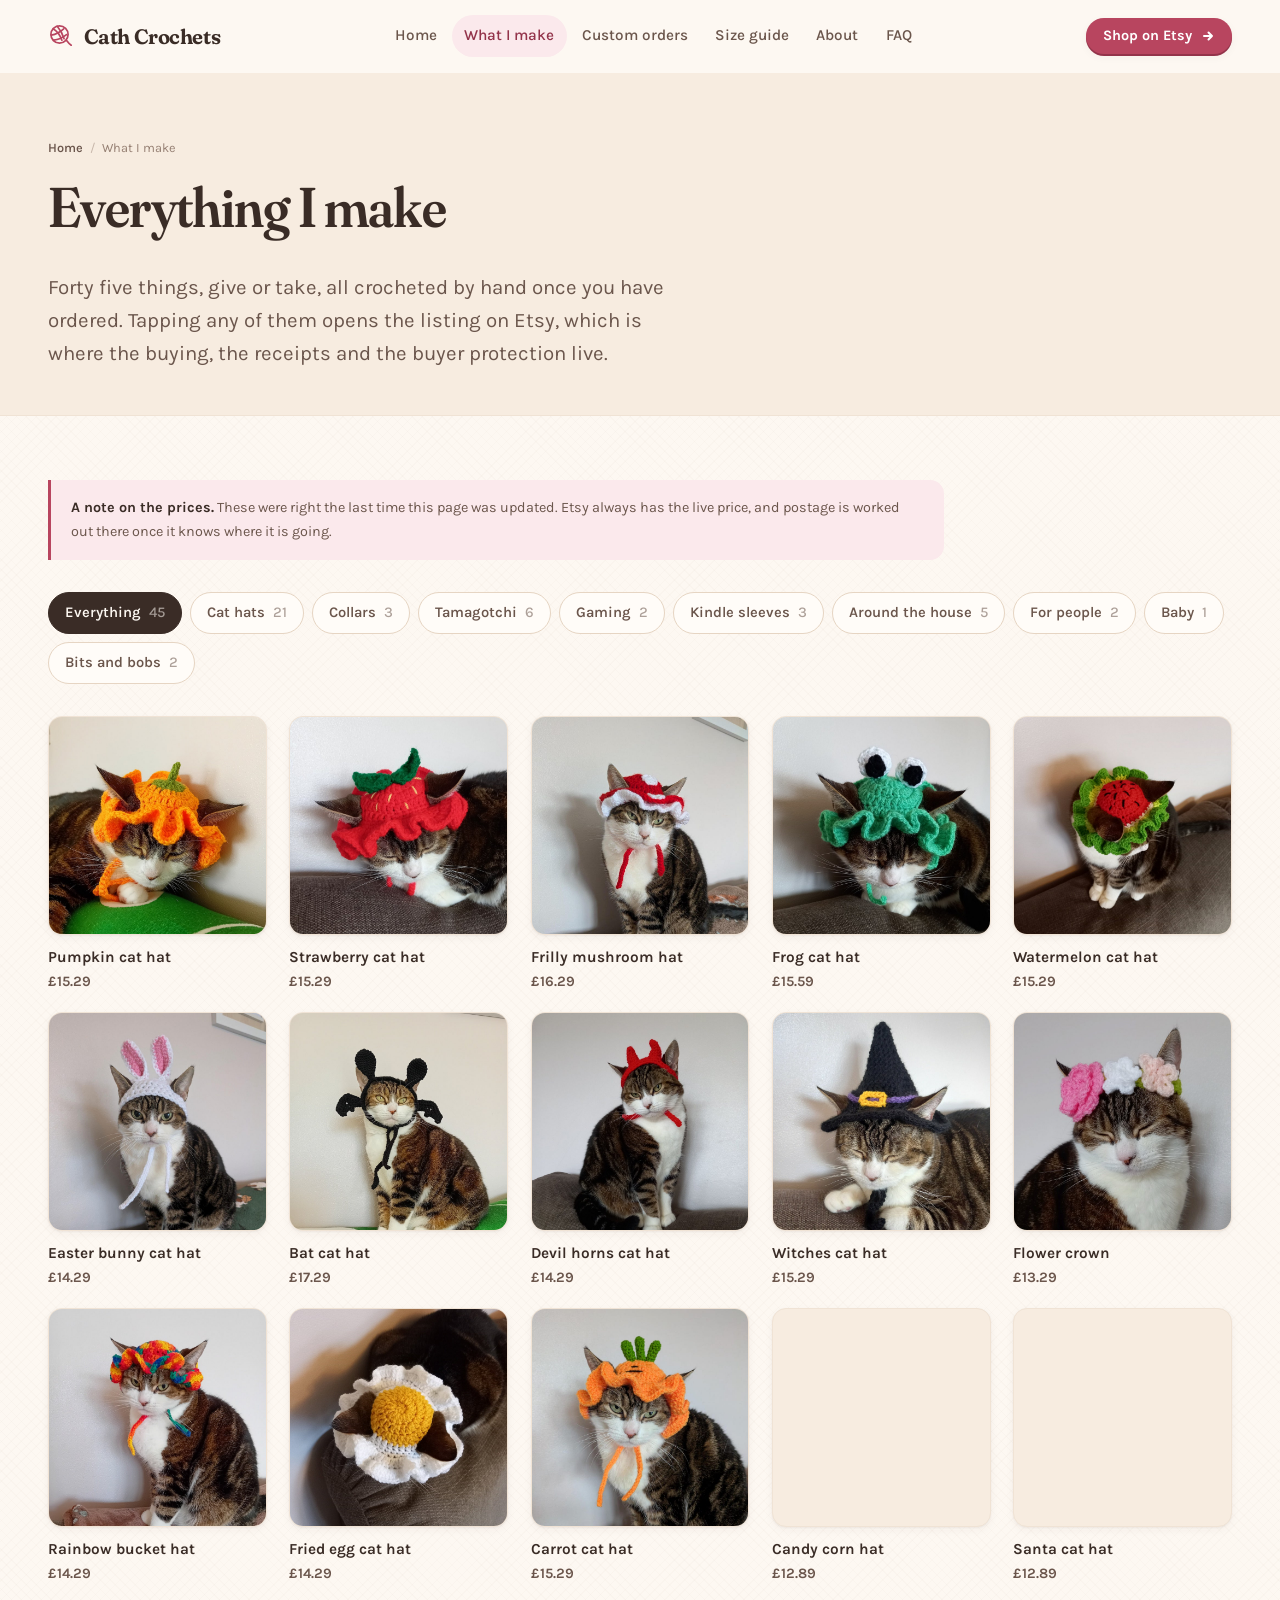
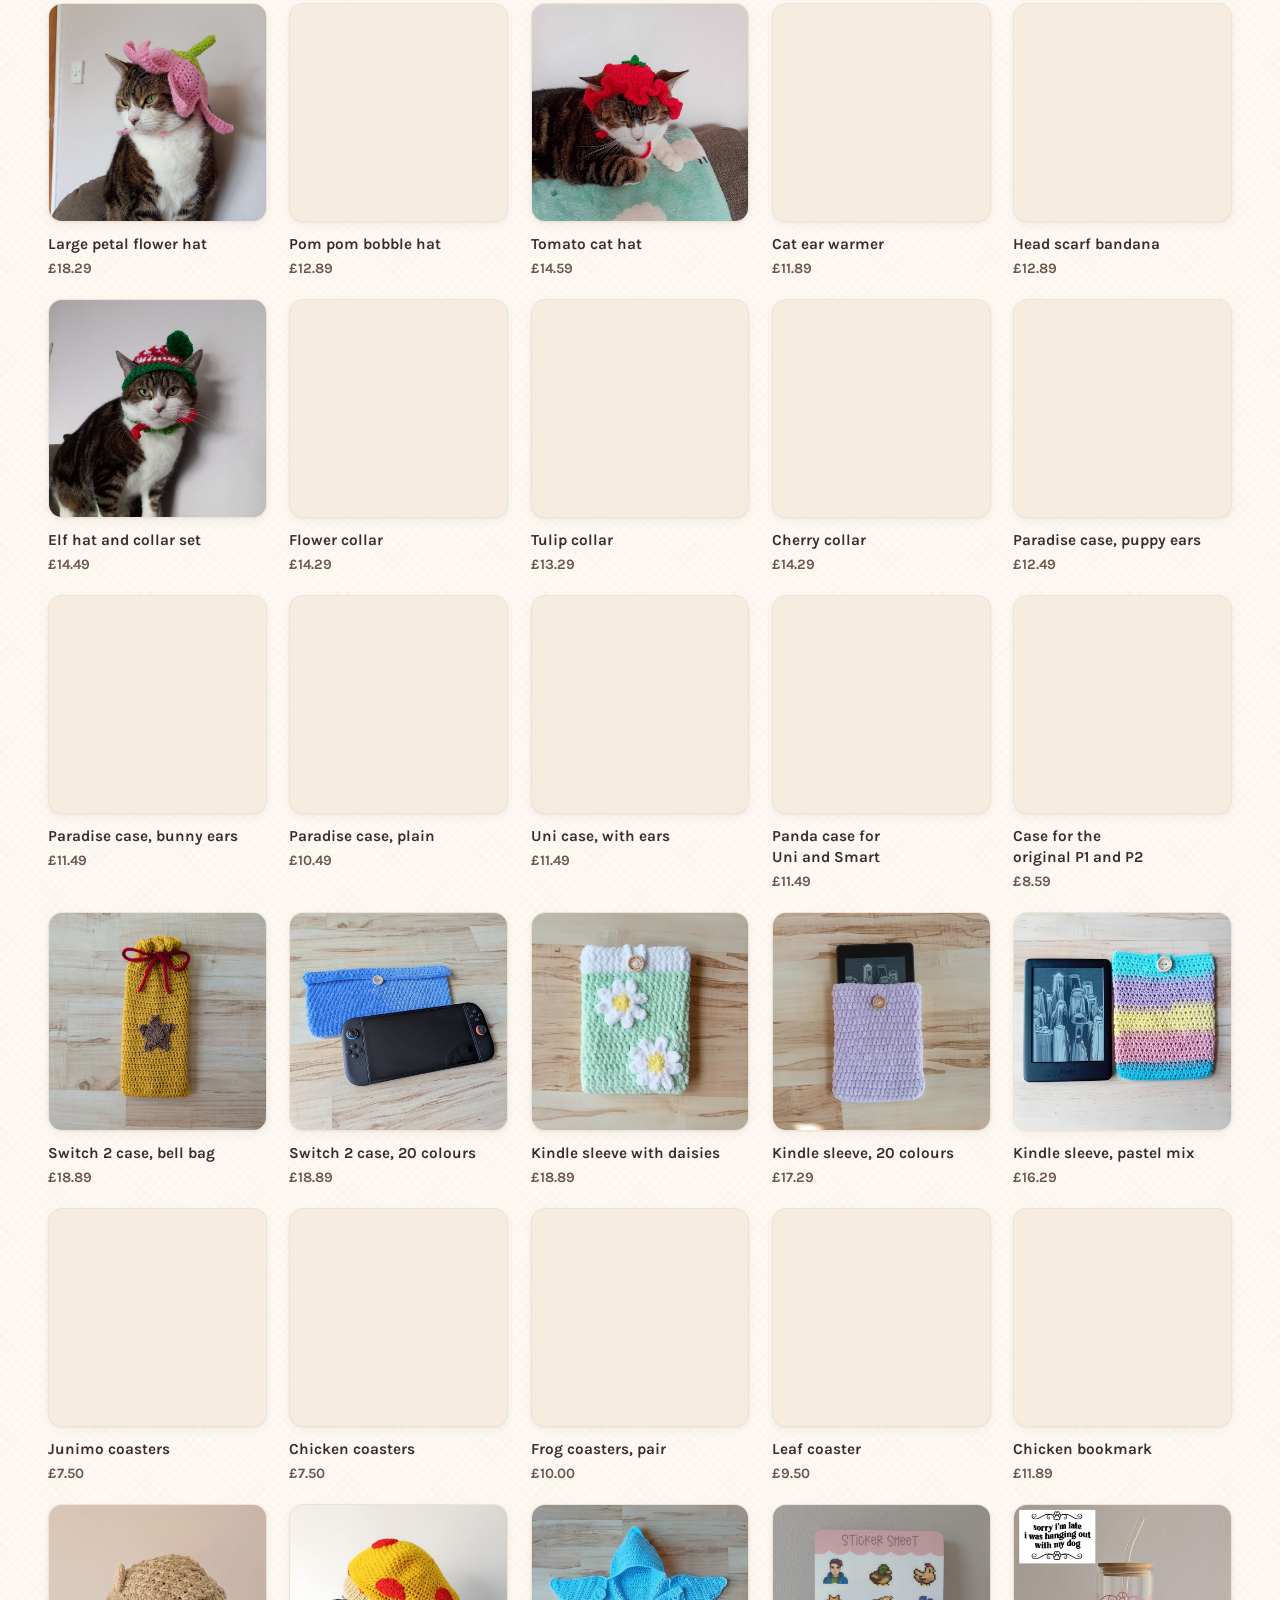
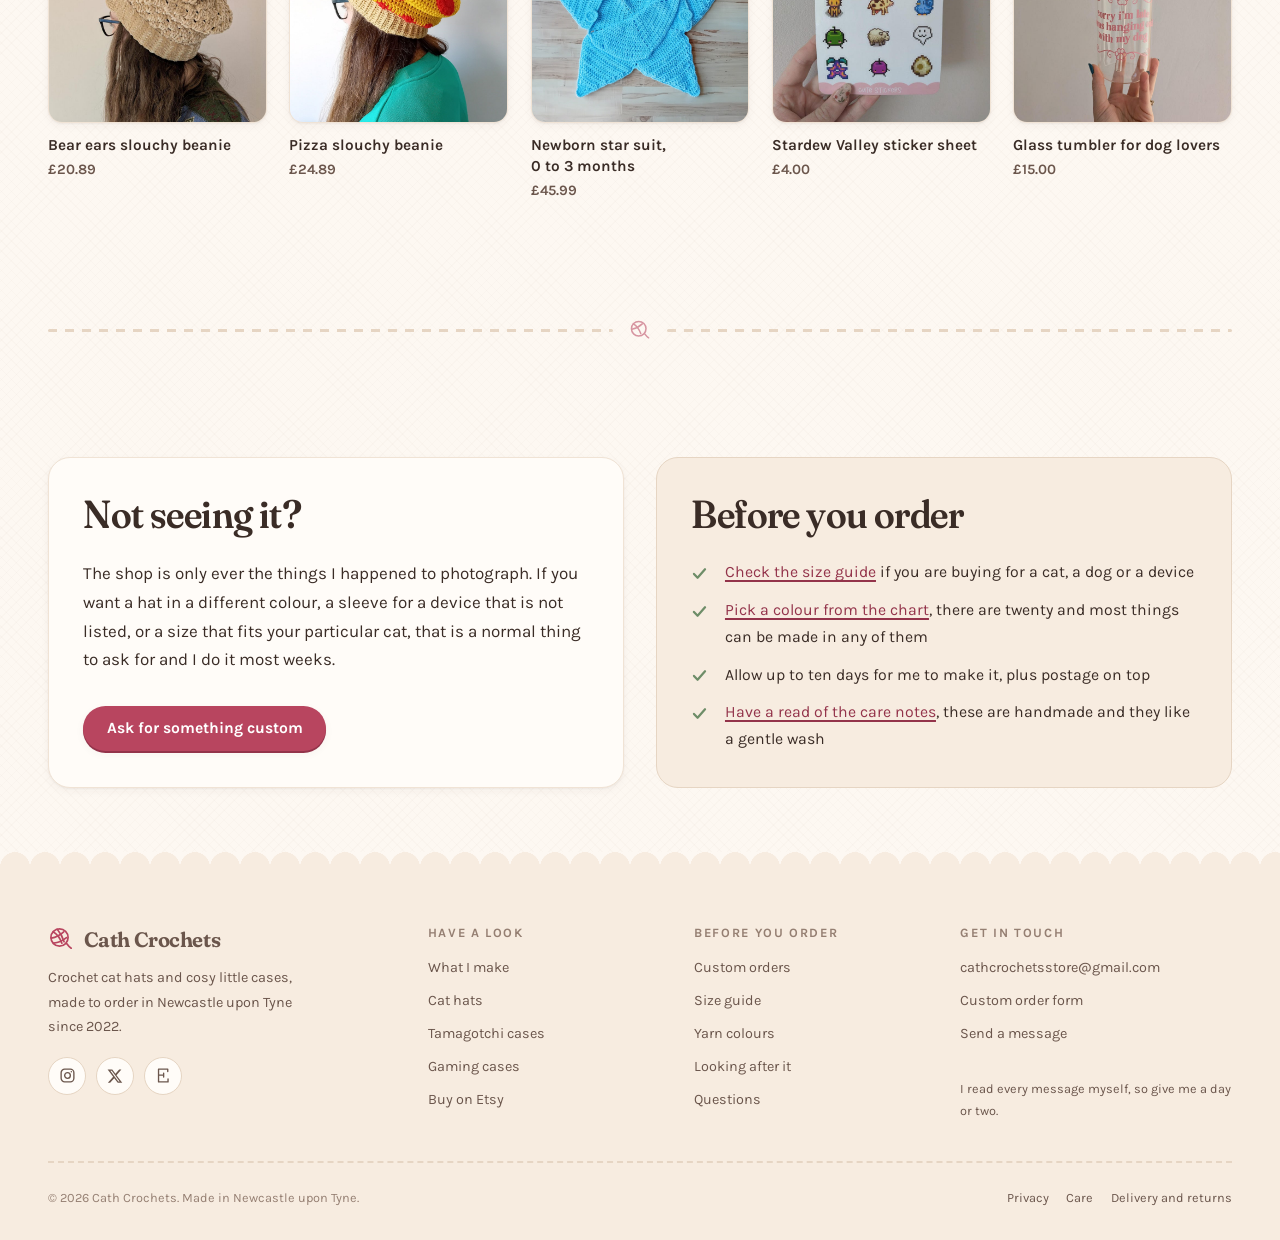
<file: shop.html>
<!DOCTYPE html>
<html lang="en-GB" class="no-js">
<head>
<meta charset="utf-8">
<meta name="viewport" content="width=device-width, initial-scale=1">
<title>What I make | Cath Crochets</title>
<meta name="description" content="Every crochet piece Cath makes, in one place. Cat hats, collars, Tamagotchi cases, Kindle sleeves, Switch 2 cases, coasters and more. Checkout is on Etsy.">
<link rel="canonical" href="https://cathcrochets.github.io/Website/shop.html">
<meta property="og:type" content="website">
<meta property="og:site_name" content="Cath Crochets">
<meta property="og:title" content="What I make | Cath Crochets">
<meta property="og:description" content="Cat hats, collars, Tamagotchi cases, Kindle sleeves, Switch 2 cases and coasters, all handmade to order.">
<meta property="og:image" content="https://cathcrochets.github.io/Website/assets/img/products/strawberry-cat-hat.jpg">
<meta property="og:url" content="https://cathcrochets.github.io/Website/shop.html">
<meta name="twitter:card" content="summary_large_image">
<meta name="theme-color" content="#fdf8f2">
<link rel="icon" href="assets/img/favicon.svg" type="image/svg+xml">
<link rel="apple-touch-icon" href="assets/img/apple-touch-icon.png">
<link rel="preload" href="assets/fonts/fraunces-latin.woff2" as="font" type="font/woff2" crossorigin>
<link rel="preload" href="assets/fonts/karla-latin.woff2" as="font" type="font/woff2" crossorigin>
<link rel="stylesheet" href="assets/css/style.css">
<script>document.documentElement.className = document.documentElement.className.replace('no-js', 'js');</script>
</head>
<body>

<a class="skip-link" href="#main">Skip to content</a>

<header class="header">
  <div class="wrap header__inner">
    <a class="brand" href="index.html">
      <svg width="26" height="26" viewBox="0 0 26 26" fill="none" stroke="currentColor" stroke-width="1.7" stroke-linecap="round" aria-hidden="true" focusable="false">
        <circle cx="11.5" cy="11.5" r="8.6"/><path d="M5.1 5.8c2.6 1.4 6.4 5.3 8.8 11.4"/><path d="M9.2 3.2c2.3 2.6 5.4 7.6 6.9 12.6"/><path d="M3.3 12.2c3.1-.6 8.2-2.6 12.4-6.4"/><path d="M5.6 17.2c3.2-.4 8.5-2.1 12.9-5.6"/><path d="M18.6 17.6c1.5 2.1 3 3.6 4.6 4.6"/>
      </svg>
      <span>Cath Crochets</span>
    </a>
    <button class="nav-toggle" type="button" aria-expanded="false" aria-controls="site-nav">
      <span class="nav-toggle__bars" aria-hidden="true"><i></i><i></i><i></i></span> Menu
    </button>
    <div class="header__nav" id="site-nav">
      <nav class="nav" aria-label="Main">
        <a href="index.html">Home</a>
        <a href="shop.html" aria-current="page">What I make</a>
        <a href="custom.html">Custom orders</a>
        <a href="sizing.html">Size guide</a>
        <a href="about.html">About</a>
        <a href="faq.html">FAQ</a>
      </nav>
      <a class="btn btn--primary btn--small" href="https://www.etsy.com/uk/shop/CathCrochetsUK" data-site="etsy" rel="noopener">Shop on Etsy</a>
    </div>
    <div class="header__actions">
      <a class="btn btn--primary btn--small" href="https://www.etsy.com/uk/shop/CathCrochetsUK" data-site="etsy" rel="noopener">
        Shop on Etsy
        <svg class="arrow" width="14" height="14" viewBox="0 0 14 14" fill="none" stroke="currentColor" stroke-width="2" stroke-linecap="round" stroke-linejoin="round" aria-hidden="true" focusable="false"><path d="M3 7h8M7.5 3.5 11 7l-3.5 3.5"/></svg>
      </a>
    </div>
  </div>
</header>

<main id="main">

  <div class="page-head">
    <div class="wrap">
      <ol class="crumbs">
        <li><a href="index.html">Home</a></li>
        <li>What I make</li>
      </ol>
      <h1>Everything I make</h1>
      <p class="lede">Forty five things, give or take, all crocheted by hand once you have ordered. Tapping any of them opens the listing on Etsy, which is where the buying, the receipts and the buyer protection live.</p>
    </div>
  </div>

  <section class="section section--tight">
    <div class="wrap">

      <div class="note note--berry" style="margin-bottom:2rem; max-width:56rem">
        <p><strong>A note on the prices.</strong> These were right the last time this page was updated. Etsy always has the live price, and postage is worked out there once it knows where it is going.</p>
      </div>

      <h2 class="vh">Filter by type</h2>
      <ul class="filters">
        <li><button class="chip" type="button" data-filter="all" aria-pressed="true">Everything <span class="chip__count">45</span></button></li>
        <li><button class="chip" type="button" data-filter="cat-hats" aria-pressed="false">Cat hats <span class="chip__count">21</span></button></li>
        <li><button class="chip" type="button" data-filter="collars" aria-pressed="false">Collars <span class="chip__count">3</span></button></li>
        <li><button class="chip" type="button" data-filter="tamagotchi" aria-pressed="false">Tamagotchi <span class="chip__count">6</span></button></li>
        <li><button class="chip" type="button" data-filter="gaming" aria-pressed="false">Gaming <span class="chip__count">2</span></button></li>
        <li><button class="chip" type="button" data-filter="readers" aria-pressed="false">Kindle sleeves <span class="chip__count">3</span></button></li>
        <li><button class="chip" type="button" data-filter="home" aria-pressed="false">Around the house <span class="chip__count">5</span></button></li>
        <li><button class="chip" type="button" data-filter="people" aria-pressed="false">For people <span class="chip__count">2</span></button></li>
        <li><button class="chip" type="button" data-filter="baby" aria-pressed="false">Baby <span class="chip__count">1</span></button></li>
        <li><button class="chip" type="button" data-filter="other" aria-pressed="false">Bits and bobs <span class="chip__count">2</span></button></li>
      </ul>
      <p id="filter-status" class="vh" role="status" aria-live="polite"></p>

      <div class="products">

        <!-- Cat hats -->
        <a class="product" data-cat="cat-hats" href="https://www.etsy.com/uk/listing/1360187513/" rel="noopener">
          <div class="product__media"><img src="assets/img/products/pumpkin-cat-hat.jpg" width="794" height="794" alt="A tabby cat asleep in a small orange crochet pumpkin hat with a green stalk" loading="lazy" decoding="async"></div>
          <h3>Pumpkin cat hat</h3>
          <p class="product__meta"><span class="product__price">£15.29</span></p>
        </a>
        <a class="product" data-cat="cat-hats" href="https://www.etsy.com/uk/listing/1346218616/" rel="noopener">
          <div class="product__media"><img src="assets/img/products/strawberry-cat-hat.jpg" width="794" height="794" alt="A tabby cat wearing a red crochet strawberry hat with green leaves" loading="lazy" decoding="async"></div>
          <h3>Strawberry cat hat</h3>
          <p class="product__meta"><span class="product__price">£15.29</span></p>
        </a>
        <a class="product" data-cat="cat-hats" href="https://www.etsy.com/uk/listing/1888054187/" rel="noopener">
          <div class="product__media"><img src="assets/img/products/mushroom-cat-hat.jpg" width="794" height="778" alt="A frilly crochet mushroom hat for a cat" loading="lazy" decoding="async"></div>
          <h3>Frilly mushroom hat</h3>
          <p class="product__meta"><span class="product__price">£16.29</span></p>
        </a>
        <a class="product" data-cat="cat-hats" href="https://www.etsy.com/uk/listing/1418173620/" rel="noopener">
          <div class="product__media"><img src="assets/img/products/frog-cat-hat.jpg" width="794" height="794" alt="A green crochet frog hat with eyes on top, on a cat" loading="lazy" decoding="async"></div>
          <h3>Frog cat hat</h3>
          <p class="product__meta"><span class="product__price">£15.59</span></p>
        </a>
        <a class="product" data-cat="cat-hats" href="https://www.etsy.com/uk/listing/1416657787/" rel="noopener">
          <div class="product__media"><img src="assets/img/products/watermelon-cat-hat.jpg" width="794" height="794" alt="A crochet watermelon slice bucket hat for a cat" loading="lazy" decoding="async"></div>
          <h3>Watermelon cat hat</h3>
          <p class="product__meta"><span class="product__price">£15.29</span></p>
        </a>
        <a class="product" data-cat="cat-hats" href="https://www.etsy.com/uk/listing/1861187663/" rel="noopener">
          <div class="product__media"><img src="assets/img/products/bunny-cat-hat.jpg" width="794" height="794" alt="A crochet Easter bunny hat with long ears, made for a cat" loading="lazy" decoding="async"></div>
          <h3>Easter bunny cat hat</h3>
          <p class="product__meta"><span class="product__price">£14.29</span></p>
        </a>
        <a class="product" data-cat="cat-hats" href="https://www.etsy.com/uk/listing/1554350215/" rel="noopener">
          <div class="product__media"><img src="assets/img/products/bat-cat-hat.jpg" width="794" height="794" alt="A crochet bat hat with wings for a cat at Halloween" loading="lazy" decoding="async"></div>
          <h3>Bat cat hat</h3>
          <p class="product__meta"><span class="product__price">£17.29</span></p>
        </a>
        <a class="product" data-cat="cat-hats" href="https://www.etsy.com/uk/listing/1437848633/" rel="noopener">
          <div class="product__media"><img src="assets/img/products/devil-cat-hat.jpg" width="794" height="794" alt="A crochet hat with small devil horns, made for a cat" loading="lazy" decoding="async"></div>
          <h3>Devil horns cat hat</h3>
          <p class="product__meta"><span class="product__price">£14.29</span></p>
        </a>
        <a class="product" data-cat="cat-hats" href="https://www.etsy.com/uk/listing/1360212449/" rel="noopener">
          <div class="product__media"><img src="assets/img/products/witch-cat-hat.jpg" width="794" height="794" alt="A tabby cat in a small black crochet witches hat with a purple band" loading="lazy" decoding="async"></div>
          <h3>Witches cat hat</h3>
          <p class="product__meta"><span class="product__price">£15.29</span></p>
        </a>
        <a class="product" data-cat="cat-hats" href="https://www.etsy.com/uk/listing/1379996669/" rel="noopener">
          <div class="product__media"><img src="assets/img/products/flower-crown-cat.jpg" width="794" height="794" alt="A crochet flower crown sized for a cat" loading="lazy" decoding="async"></div>
          <h3>Flower crown</h3>
          <p class="product__meta"><span class="product__price">£13.29</span></p>
        </a>
        <a class="product" data-cat="cat-hats" href="https://www.etsy.com/uk/listing/1644792169/" rel="noopener">
          <div class="product__media"><img src="assets/img/products/rainbow-bucket-hat.jpg" width="794" height="794" alt="A rainbow striped crochet bucket hat for cats and small dogs" loading="lazy" decoding="async"></div>
          <h3>Rainbow bucket hat</h3>
          <p class="product__meta"><span class="product__price">£14.29</span></p>
        </a>
        <a class="product" data-cat="cat-hats" href="https://www.etsy.com/uk/listing/1359941553/" rel="noopener">
          <div class="product__media"><img src="assets/img/products/fried-egg-cat-hat.jpg" width="794" height="794" alt="A crochet fried egg hat for a cat" loading="lazy" decoding="async"></div>
          <h3>Fried egg cat hat</h3>
          <p class="product__meta"><span class="product__price">£14.29</span></p>
        </a>
        <a class="product" data-cat="cat-hats" href="https://www.etsy.com/uk/listing/4471461968/" rel="noopener">
          <div class="product__media"><img src="assets/img/products/carrot-cat-hat.jpg" width="794" height="794" alt="A crochet carrot bucket hat for a cat" loading="lazy" decoding="async"></div>
          <h3>Carrot cat hat</h3>
          <p class="product__meta"><span class="product__price">£15.29</span></p>
        </a>
        <a class="product" data-cat="cat-hats" href="https://www.etsy.com/uk/listing/1550582828/" rel="noopener">
          <div class="product__media"><img src="assets/img/products/candy-corn-cat-hat.jpg" width="794" height="794" alt="A crochet candy corn hat for cats and small dogs" loading="lazy" decoding="async"></div>
          <h3>Candy corn hat</h3>
          <p class="product__meta"><span class="product__price">£12.89</span></p>
        </a>
        <a class="product" data-cat="cat-hats" href="https://www.etsy.com/uk/listing/1578083373/" rel="noopener">
          <div class="product__media"><img src="assets/img/products/santa-cat-hat.jpg" width="794" height="794" alt="A small crochet Santa hat sized for a cat" loading="lazy" decoding="async"></div>
          <h3>Santa cat hat</h3>
          <p class="product__meta"><span class="product__price">£12.89</span></p>
        </a>
        <a class="product" data-cat="cat-hats" href="https://www.etsy.com/uk/listing/1429428911/" rel="noopener">
          <div class="product__media"><img src="assets/img/products/petal-flower-hat.jpg" width="794" height="794" alt="A large crochet flower petal hat for a cat" loading="lazy" decoding="async"></div>
          <h3>Large petal flower hat</h3>
          <p class="product__meta"><span class="product__price">£18.29</span></p>
        </a>
        <a class="product" data-cat="cat-hats" href="https://www.etsy.com/uk/listing/1390400428/" rel="noopener">
          <div class="product__media"><img src="assets/img/products/pom-pom-cat-hat.jpg" width="794" height="794" alt="A crochet bobble hat with a pom pom, sized for a cat" loading="lazy" decoding="async"></div>
          <h3>Pom pom bobble hat</h3>
          <p class="product__meta"><span class="product__price">£12.89</span></p>
        </a>
        <a class="product" data-cat="cat-hats" href="https://www.etsy.com/uk/listing/1455514304/" rel="noopener">
          <div class="product__media"><img src="assets/img/products/tomato-cat-hat.jpg" width="794" height="794" alt="A crochet tomato hat for a cat" loading="lazy" decoding="async"></div>
          <h3>Tomato cat hat</h3>
          <p class="product__meta"><span class="product__price">£14.59</span></p>
        </a>
        <a class="product" data-cat="cat-hats" href="https://www.etsy.com/uk/listing/4470879862/" rel="noopener">
          <div class="product__media"><img src="assets/img/products/cat-ear-warmer.jpg" width="794" height="794" alt="A crochet ear warmer beanie with cat ears, sized for a kitten" loading="lazy" decoding="async"></div>
          <h3>Cat ear warmer</h3>
          <p class="product__meta"><span class="product__price">£11.89</span></p>
        </a>
        <a class="product" data-cat="cat-hats" href="https://www.etsy.com/uk/listing/4305793222/" rel="noopener">
          <div class="product__media"><img src="assets/img/products/cat-bandana.jpg" width="794" height="794" alt="A rainbow crochet head scarf bandana for a cat" loading="lazy" decoding="async"></div>
          <h3>Head scarf bandana</h3>
          <p class="product__meta"><span class="product__price">£12.89</span></p>
        </a>
        <a class="product" data-cat="cat-hats" href="https://www.etsy.com/uk/listing/1563903212/" rel="noopener">
          <div class="product__media"><img src="assets/img/products/elf-hat-collar.jpg" width="794" height="794" alt="A crochet Christmas elf hat and matching collar for a cat" loading="lazy" decoding="async"></div>
          <h3>Elf hat and collar set</h3>
          <p class="product__meta"><span class="product__price">£14.49</span></p>
        </a>

        <!-- Collars -->
        <a class="product" data-cat="collars" href="https://www.etsy.com/uk/listing/1438600674/" rel="noopener">
          <div class="product__media"><img src="assets/img/products/flower-cat-collar.jpg" width="794" height="794" alt="A tabby cat wearing a crochet collar with small orange flowers at the front" loading="lazy" decoding="async"></div>
          <h3>Flower collar</h3>
          <p class="product__meta"><span class="product__price">£14.29</span></p>
        </a>
        <a class="product" data-cat="collars" href="https://www.etsy.com/uk/listing/1434308090/" rel="noopener">
          <div class="product__media"><img src="assets/img/products/tulip-cat-collar.jpg" width="794" height="794" alt="A crochet collar with tulip flowers, for cats and small dogs" loading="lazy" decoding="async"></div>
          <h3>Tulip collar</h3>
          <p class="product__meta"><span class="product__price">£13.29</span></p>
        </a>
        <a class="product" data-cat="collars" href="https://www.etsy.com/uk/listing/1447785140/" rel="noopener">
          <div class="product__media"><img src="assets/img/products/cherry-cat-collar.jpg" width="794" height="794" alt="A crochet collar with red cherries, for cats and dogs" loading="lazy" decoding="async"></div>
          <h3>Cherry collar</h3>
          <p class="product__meta"><span class="product__price">£14.29</span></p>
        </a>

        <!-- Tamagotchi -->
        <a class="product" data-cat="tamagotchi" href="https://www.etsy.com/uk/listing/4336394939/" rel="noopener">
          <div class="product__media"><img src="assets/img/products/tama-paradise-puppy.jpg" width="794" height="794" alt="A Tamagotchi Paradise in a soft crochet case with floppy puppy ears" loading="lazy" decoding="async"></div>
          <h3>Paradise case, puppy ears</h3>
          <p class="product__meta"><span class="product__price">£12.49</span></p>
        </a>
        <a class="product" data-cat="tamagotchi" href="https://www.etsy.com/uk/listing/4334819771/" rel="noopener">
          <div class="product__media"><img src="assets/img/products/tama-paradise-bunny.jpg" width="794" height="794" alt="A blue Tamagotchi Paradise in a mint green crochet case with tall bunny ears" loading="lazy" decoding="async"></div>
          <h3>Paradise case, bunny ears</h3>
          <p class="product__meta"><span class="product__price">£11.49</span></p>
        </a>
        <a class="product" data-cat="tamagotchi" href="https://www.etsy.com/uk/listing/4334791914/" rel="noopener">
          <div class="product__media"><img src="assets/img/products/tama-paradise-plain.jpg" width="794" height="794" alt="A Tamagotchi Paradise in a plain soft crochet case" loading="lazy" decoding="async"></div>
          <h3>Paradise case, plain</h3>
          <p class="product__meta"><span class="product__price">£10.49</span></p>
        </a>
        <a class="product" data-cat="tamagotchi" href="https://www.etsy.com/uk/listing/1515984031/" rel="noopener">
          <div class="product__media"><img src="assets/img/products/tama-uni-ears.jpg" width="794" height="785" alt="A Tamagotchi Uni in a crochet case with small ears" loading="lazy" decoding="async"></div>
          <h3>Uni case, with ears</h3>
          <p class="product__meta"><span class="product__price">£11.49</span></p>
        </a>
        <a class="product" data-cat="tamagotchi" href="https://www.etsy.com/uk/listing/1510247036/" rel="noopener">
          <div class="product__media"><img src="assets/img/products/tama-panda.jpg" width="794" height="785" alt="A Tamagotchi Uni in a crochet panda case" loading="lazy" decoding="async"></div>
          <h3>Panda case for Uni and Smart</h3>
          <p class="product__meta"><span class="product__price">£11.49</span></p>
        </a>
        <a class="product" data-cat="tamagotchi" href="https://www.etsy.com/uk/listing/1460080260/" rel="noopener">
          <div class="product__media"><img src="assets/img/products/tama-p1-p2.jpg" width="794" height="794" alt="Original Tamagotchi P1 and P2 shells in small crochet cases" loading="lazy" decoding="async"></div>
          <h3>Case for the original P1 and P2</h3>
          <p class="product__meta"><span class="product__price">£8.59</span></p>
        </a>

        <!-- Gaming -->
        <a class="product" data-cat="gaming" href="https://www.etsy.com/uk/listing/4323037237/" rel="noopener">
          <div class="product__media"><img src="assets/img/products/switch2-bell-bag.jpg" width="794" height="794" alt="A Nintendo Switch 2 in a crochet sleeve made to look like an Animal Crossing bell bag" loading="lazy" decoding="async"></div>
          <h3>Switch 2 case, bell bag</h3>
          <p class="product__meta"><span class="product__price">£18.89</span></p>
        </a>
        <a class="product" data-cat="gaming" href="https://www.etsy.com/uk/listing/4320507634/" rel="noopener">
          <div class="product__media"><img src="assets/img/products/switch2-case.jpg" width="794" height="794" alt="A Nintendo Switch 2 in a thick blue crochet sleeve with a wooden button" loading="lazy" decoding="async"></div>
          <h3>Switch 2 case, 20 colours</h3>
          <p class="product__meta"><span class="product__price">£18.89</span></p>
        </a>

        <!-- Kindle sleeves -->
        <a class="product" data-cat="readers" href="https://www.etsy.com/uk/listing/1805619062/" rel="noopener">
          <div class="product__media"><img src="assets/img/products/kindle-daisy.jpg" width="794" height="794" alt="A pale green crochet Kindle sleeve with daisies on the front and a wooden button" loading="lazy" decoding="async"></div>
          <h3>Kindle sleeve with daisies</h3>
          <p class="product__meta"><span class="product__price">£18.89</span></p>
        </a>
        <a class="product" data-cat="readers" href="https://www.etsy.com/uk/listing/1789451496/" rel="noopener">
          <div class="product__media"><img src="assets/img/products/kindle-sleeve.jpg" width="794" height="794" alt="A soft crochet Kindle sleeve fastened with a wooden button" loading="lazy" decoding="async"></div>
          <h3>Kindle sleeve, 20 colours</h3>
          <p class="product__meta"><span class="product__price">£17.29</span></p>
        </a>
        <a class="product" data-cat="readers" href="https://www.etsy.com/uk/listing/1803178973/" rel="noopener">
          <div class="product__media"><img src="assets/img/products/kindle-pastel.jpg" width="794" height="794" alt="A pastel multicoloured crochet e-reader sleeve in cotton" loading="lazy" decoding="async"></div>
          <h3>Kindle sleeve, pastel mix</h3>
          <p class="product__meta"><span class="product__price">£16.29</span></p>
        </a>

        <!-- Around the house -->
        <a class="product" data-cat="home" href="https://www.etsy.com/uk/listing/4401618122/" rel="noopener">
          <div class="product__media"><img src="assets/img/products/junimo-coasters.jpg" width="794" height="794" alt="A green crochet Junimo coaster with black arms and a sprout on top" loading="lazy" decoding="async"></div>
          <h3>Junimo coasters</h3>
          <p class="product__meta"><span class="product__price">£7.50</span></p>
        </a>
        <a class="product" data-cat="home" href="https://www.etsy.com/uk/listing/4401102174/" rel="noopener">
          <div class="product__media"><img src="assets/img/products/chicken-coasters.jpg" width="794" height="794" alt="Two crochet chicken coasters in cream and blue cotton" loading="lazy" decoding="async"></div>
          <h3>Chicken coasters</h3>
          <p class="product__meta"><span class="product__price">£7.50</span></p>
        </a>
        <a class="product" data-cat="home" href="https://www.etsy.com/uk/listing/1865229869/" rel="noopener">
          <div class="product__media"><img src="assets/img/products/frog-coasters.jpg" width="794" height="794" alt="Two green crochet frog coasters" loading="lazy" decoding="async"></div>
          <h3>Frog coasters, pair</h3>
          <p class="product__meta"><span class="product__price">£10.00</span></p>
        </a>
        <a class="product" data-cat="home" href="https://www.etsy.com/uk/listing/1365691980/" rel="noopener">
          <div class="product__media"><img src="assets/img/products/leaf-coaster.jpg" width="794" height="794" alt="A crochet leaf coaster in the style of Animal Crossing" loading="lazy" decoding="async"></div>
          <h3>Leaf coaster</h3>
          <p class="product__meta"><span class="product__price">£9.50</span></p>
        </a>
        <a class="product" data-cat="home" href="https://www.etsy.com/uk/listing/1721888264/" rel="noopener">
          <div class="product__media"><img src="assets/img/products/chicken-bookmark.jpg" width="794" height="794" alt="A crochet chicken bookmark in cotton, sitting in a book" loading="lazy" decoding="async"></div>
          <h3>Chicken bookmark</h3>
          <p class="product__meta"><span class="product__price">£11.89</span></p>
        </a>

        <!-- For people -->
        <a class="product" data-cat="people" href="https://www.etsy.com/uk/listing/1859782339/" rel="noopener">
          <div class="product__media"><img src="assets/img/products/bear-ears-beanie.jpg" width="794" height="778" alt="A cream slouchy crochet beanie with small rounded bear ears" loading="lazy" decoding="async"></div>
          <h3>Bear ears slouchy beanie</h3>
          <p class="product__meta"><span class="product__price">£20.89</span></p>
        </a>
        <a class="product" data-cat="people" href="https://www.etsy.com/uk/listing/1740219867/" rel="noopener">
          <div class="product__media"><img src="assets/img/products/pizza-beanie.jpg" width="794" height="794" alt="A slouchy crochet beanie made to look like a slice of pizza" loading="lazy" decoding="async"></div>
          <h3>Pizza slouchy beanie</h3>
          <p class="product__meta"><span class="product__price">£24.89</span></p>
        </a>

        <!-- Baby -->
        <a class="product" data-cat="baby" href="https://www.etsy.com/uk/listing/1723053601/" rel="noopener">
          <div class="product__media"><img src="assets/img/products/baby-star-suit.jpg" width="794" height="794" alt="A newborn crochet star suit in soft blue yarn" loading="lazy" decoding="async"></div>
          <h3>Newborn star suit, 0 to 3 months</h3>
          <p class="product__meta"><span class="product__price">£45.99</span></p>
        </a>

        <!-- Bits and bobs -->
        <a class="product" data-cat="other" href="https://www.etsy.com/uk/listing/4476403721/" rel="noopener">
          <div class="product__media"><img src="assets/img/products/stardew-stickers.jpg" width="794" height="794" alt="A sticker sheet with Stardew Valley inspired designs" loading="lazy" decoding="async"></div>
          <h3>Stardew Valley sticker sheet</h3>
          <p class="product__meta"><span class="product__price">£4.00</span></p>
        </a>
        <a class="product" data-cat="other" href="https://www.etsy.com/uk/listing/4435984038/" rel="noopener">
          <div class="product__media"><img src="assets/img/products/dog-tumbler.jpg" width="794" height="794" alt="A pink pastel glass tumbler with a bamboo lid and straw, printed for dog lovers" loading="lazy" decoding="async"></div>
          <h3>Glass tumbler for dog lovers</h3>
          <p class="product__meta"><span class="product__price">£15.00</span></p>
        </a>

      </div>
    </div>
  </section>

  <div class="stitch-rule wrap" aria-hidden="true">
    <svg width="22" height="22" viewBox="0 0 26 26" fill="none" stroke="currentColor" stroke-width="1.8" stroke-linecap="round" focusable="false">
      <circle cx="11.5" cy="11.5" r="8.6"/><path d="M5.1 5.8c2.6 1.4 6.4 5.3 8.8 11.4"/><path d="M3.3 12.2c3.1-.6 8.2-2.6 12.4-6.4"/><path d="M18.6 17.6c1.5 2.1 3 3.6 4.6 4.6"/>
    </svg>
  </div>

  <section class="section section--tight">
    <div class="wrap">
      <div class="grid-2">
        <div class="panel">
          <h2 class="mt-0">Not seeing it?</h2>
          <p>The shop is only ever the things I happened to photograph. If you want a hat in a different colour, a sleeve for a device that is not listed, or a size that fits your particular cat, that is a normal thing to ask for and I do it most weeks.</p>
          <div class="btn-row mt-2">
            <a class="btn btn--primary" href="custom.html">Ask for something custom</a>
          </div>
        </div>
        <div class="panel panel--tint">
          <h2 class="mt-0">Before you order</h2>
          <ul class="ticks ticks--yes">
            <li>
              <svg width="17" height="17" viewBox="0 0 16 16" fill="none" stroke="currentColor" stroke-width="2.1" stroke-linecap="round" stroke-linejoin="round" aria-hidden="true" focusable="false"><path d="M2.8 8.4 6.2 12 13.2 4"/></svg>
              <span><a href="sizing.html">Check the size guide</a> if you are buying for a cat, a dog or a device</span>
            </li>
            <li>
              <svg width="17" height="17" viewBox="0 0 16 16" fill="none" stroke="currentColor" stroke-width="2.1" stroke-linecap="round" stroke-linejoin="round" aria-hidden="true" focusable="false"><path d="M2.8 8.4 6.2 12 13.2 4"/></svg>
              <span><a href="sizing.html#colours">Pick a colour from the chart</a>, there are twenty and most things can be made in any of them</span>
            </li>
            <li>
              <svg width="17" height="17" viewBox="0 0 16 16" fill="none" stroke="currentColor" stroke-width="2.1" stroke-linecap="round" stroke-linejoin="round" aria-hidden="true" focusable="false"><path d="M2.8 8.4 6.2 12 13.2 4"/></svg>
              <span>Allow up to ten days for me to make it, plus postage on top</span>
            </li>
            <li>
              <svg width="17" height="17" viewBox="0 0 16 16" fill="none" stroke="currentColor" stroke-width="2.1" stroke-linecap="round" stroke-linejoin="round" aria-hidden="true" focusable="false"><path d="M2.8 8.4 6.2 12 13.2 4"/></svg>
              <span><a href="care.html">Have a read of the care notes</a>, these are handmade and they like a gentle wash</span>
            </li>
          </ul>
        </div>
      </div>
    </div>
  </section>

</main>

<div class="edge" style="--edge-from: var(--paper); --edge-to: var(--paper-2);" aria-hidden="true"></div>

<footer class="footer">
  <div class="wrap">
    <div class="footer__grid">
      <div>
        <a class="brand" href="index.html">
          <svg width="26" height="26" viewBox="0 0 26 26" fill="none" stroke="currentColor" stroke-width="1.7" stroke-linecap="round" aria-hidden="true" focusable="false">
            <circle cx="11.5" cy="11.5" r="8.6"/><path d="M5.1 5.8c2.6 1.4 6.4 5.3 8.8 11.4"/><path d="M9.2 3.2c2.3 2.6 5.4 7.6 6.9 12.6"/><path d="M3.3 12.2c3.1-.6 8.2-2.6 12.4-6.4"/><path d="M5.6 17.2c3.2-.4 8.5-2.1 12.9-5.6"/><path d="M18.6 17.6c1.5 2.1 3 3.6 4.6 4.6"/>
          </svg>
          <span>Cath Crochets</span>
        </a>
        <p class="footer__blurb">Crochet cat hats and cosy little cases, made to order in Newcastle upon Tyne since 2022.</p>
        <div class="socials">
          <a href="https://www.instagram.com/cathcrochetsuk/" data-site="instagram" rel="noopener" aria-label="Cath Crochets on Instagram">
            <svg width="17" height="17" viewBox="0 0 24 24" fill="none" stroke="currentColor" stroke-width="1.9" aria-hidden="true" focusable="false"><rect x="3" y="3" width="18" height="18" rx="5"/><circle cx="12" cy="12" r="4"/><circle cx="17.4" cy="6.6" r="1.1" fill="currentColor" stroke="none"/></svg>
          </a>
          <a href="https://twitter.com/CathCrochets" data-site="twitter" rel="noopener" aria-label="Cath Crochets on X, formerly Twitter">
            <svg width="16" height="16" viewBox="0 0 24 24" fill="currentColor" aria-hidden="true" focusable="false"><path d="M18.2 2.3h3.4l-7.4 8.5 8.7 11.5h-6.8l-5.3-7-6.1 7H1.3l7.9-9.1L.9 2.3h7l4.8 6.4zm-1.2 17.9h1.9L7.1 4.2H5z"/></svg>
          </a>
          <a href="https://www.etsy.com/uk/shop/CathCrochetsUK" data-site="etsy" rel="noopener" aria-label="Cath Crochets on Etsy">
            <svg width="17" height="17" viewBox="0 0 24 24" fill="none" stroke="currentColor" stroke-width="1.9" stroke-linecap="round" stroke-linejoin="round" aria-hidden="true" focusable="false"><path d="M5 3h13v3.5M5 3v18h13.4V17M5 11.4h7.2M12.2 8.6v5.6"/></svg>
          </a>
        </div>
      </div>
      <div>
        <h2>Have a look</h2>
        <ul>
          <li><a href="shop.html">What I make</a></li>
          <li><a href="shop.html?show=cat-hats">Cat hats</a></li>
          <li><a href="shop.html?show=tamagotchi">Tamagotchi cases</a></li>
          <li><a href="shop.html?show=gaming">Gaming cases</a></li>
          <li><a href="https://www.etsy.com/uk/shop/CathCrochetsUK" data-site="etsy" rel="noopener">Buy on Etsy</a></li>
        </ul>
      </div>
      <div>
        <h2>Before you order</h2>
        <ul>
          <li><a href="custom.html">Custom orders</a></li>
          <li><a href="sizing.html">Size guide</a></li>
          <li><a href="sizing.html#colours">Yarn colours</a></li>
          <li><a href="care.html">Looking after it</a></li>
          <li><a href="faq.html">Questions</a></li>
        </ul>
      </div>
      <div>
        <h2>Get in touch</h2>
        <ul>
          <li><a href="mailto:cathcrochetsstore@gmail.com" data-site="email" data-fill="text">cathcrochetsstore@gmail.com</a></li>
          <li><a href="custom.html">Custom order form</a></li>
          <li><a href="faq.html#message">Send a message</a></li>
        </ul>
        <p class="tiny mt-2 muted">I read every message myself, so give me a day or two.</p>
      </div>
    </div>
    <div class="footer__base">
      <p>&copy; <span id="year">2026</span> Cath Crochets. Made in Newcastle upon Tyne.</p>
      <nav aria-label="Legal">
        <a href="privacy.html">Privacy</a>
        <a href="care.html">Care</a>
        <a href="faq.html#delivery">Delivery and returns</a>
      </nav>
    </div>
  </div>
</footer>

<script src="assets/js/config.js"></script>
<script src="assets/js/site.js" defer></script>
</body>
</html>
</file>
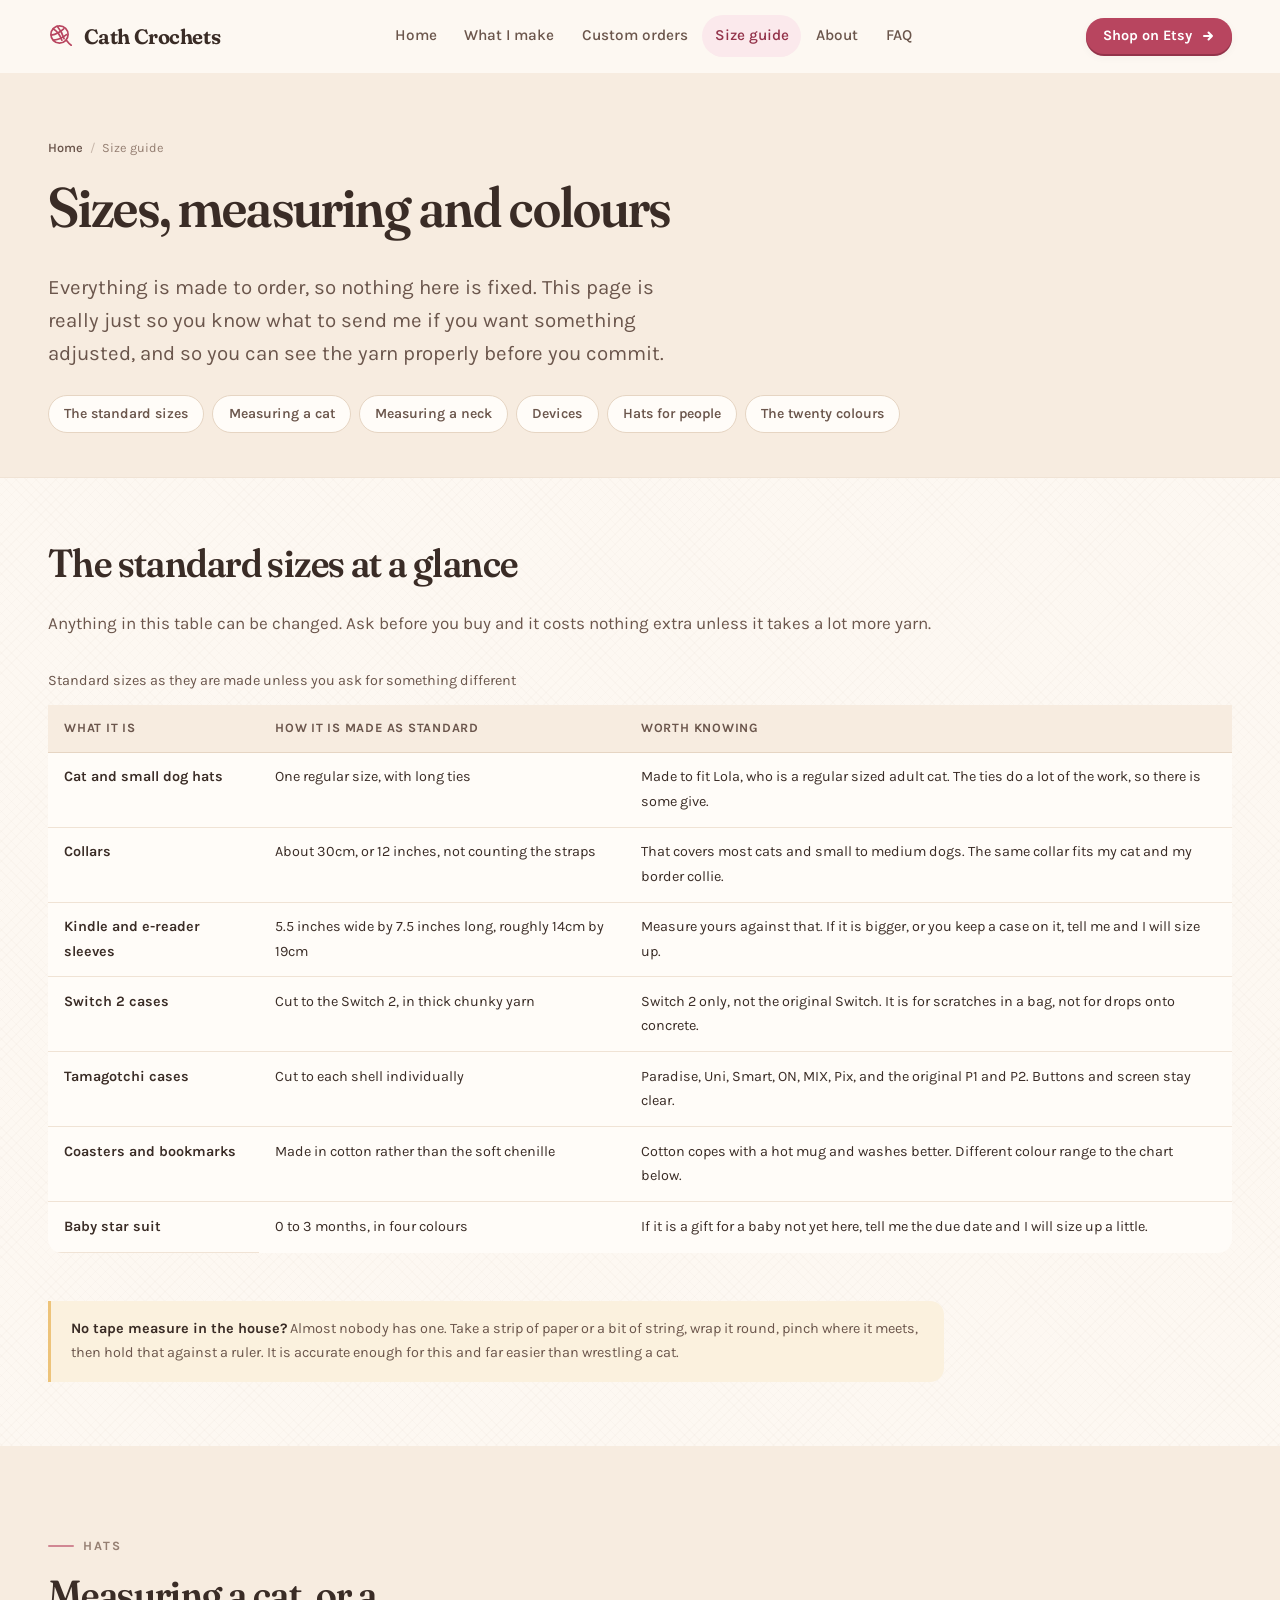
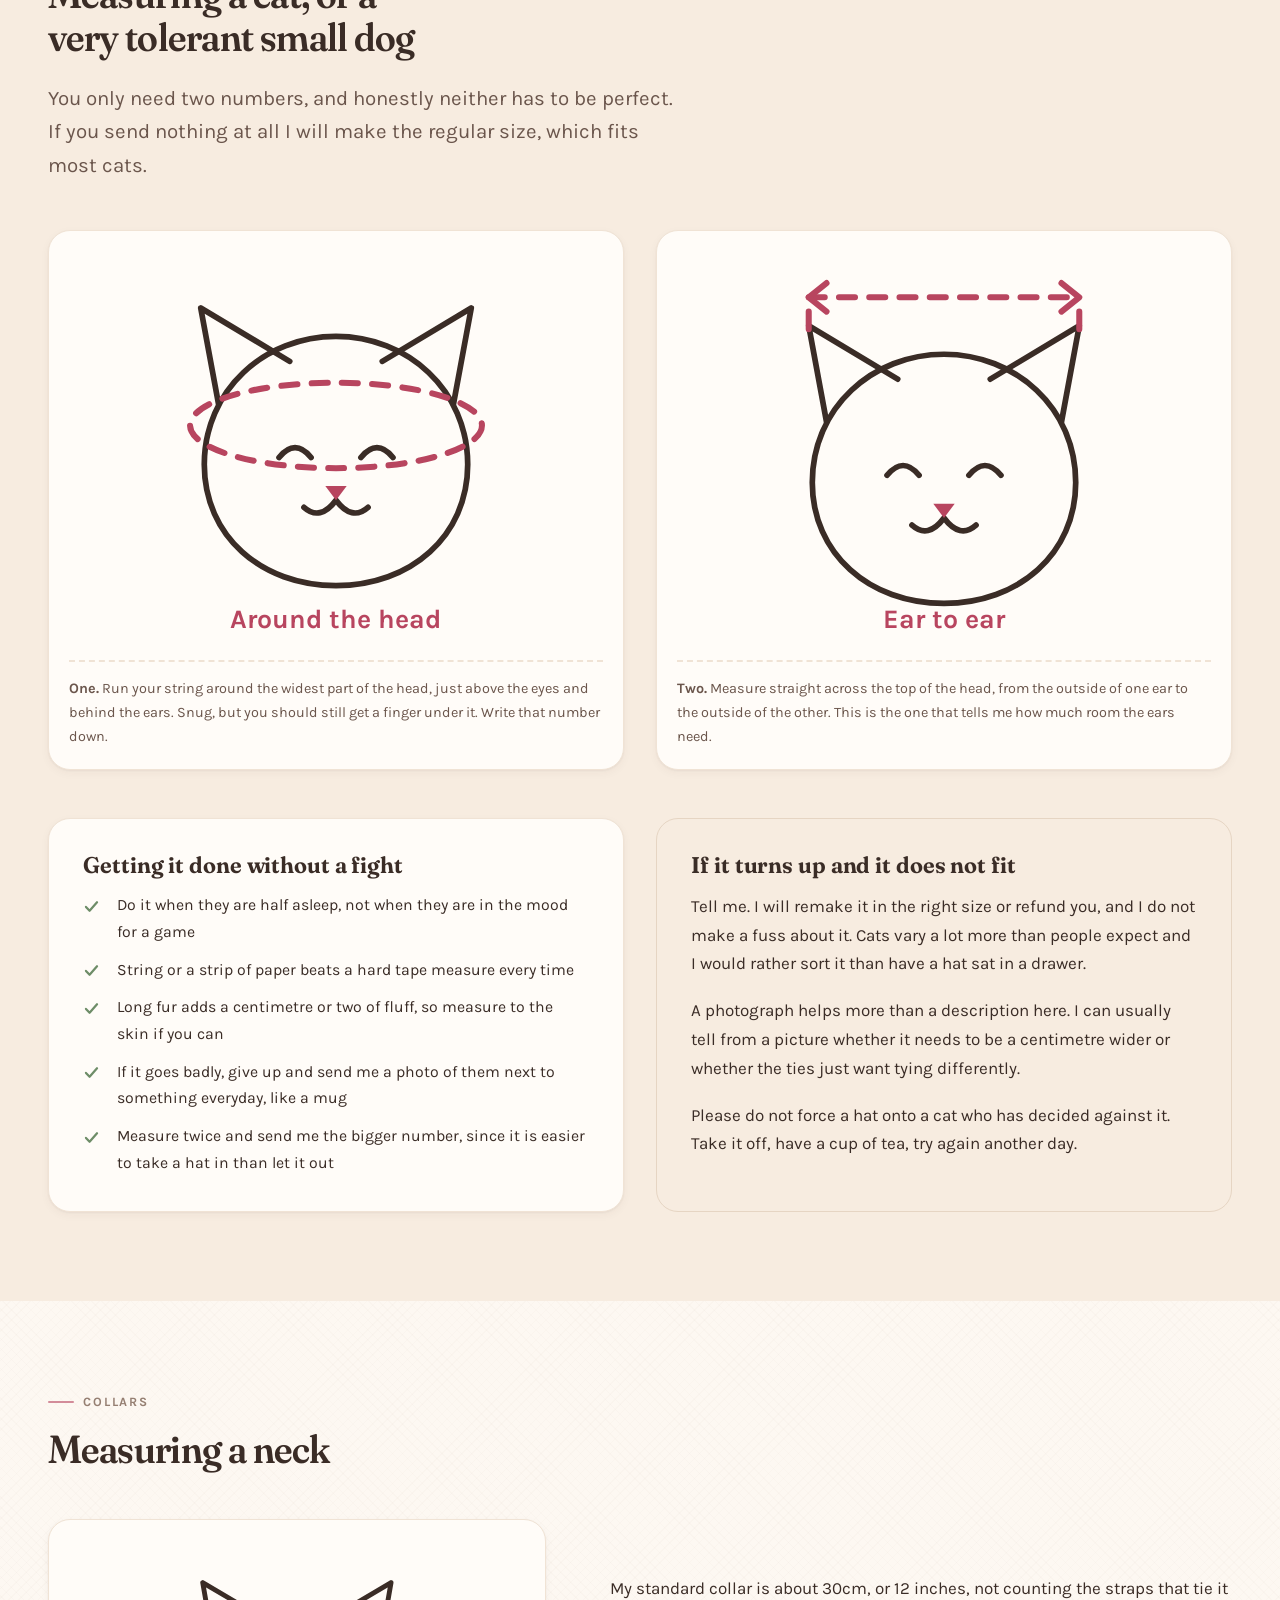
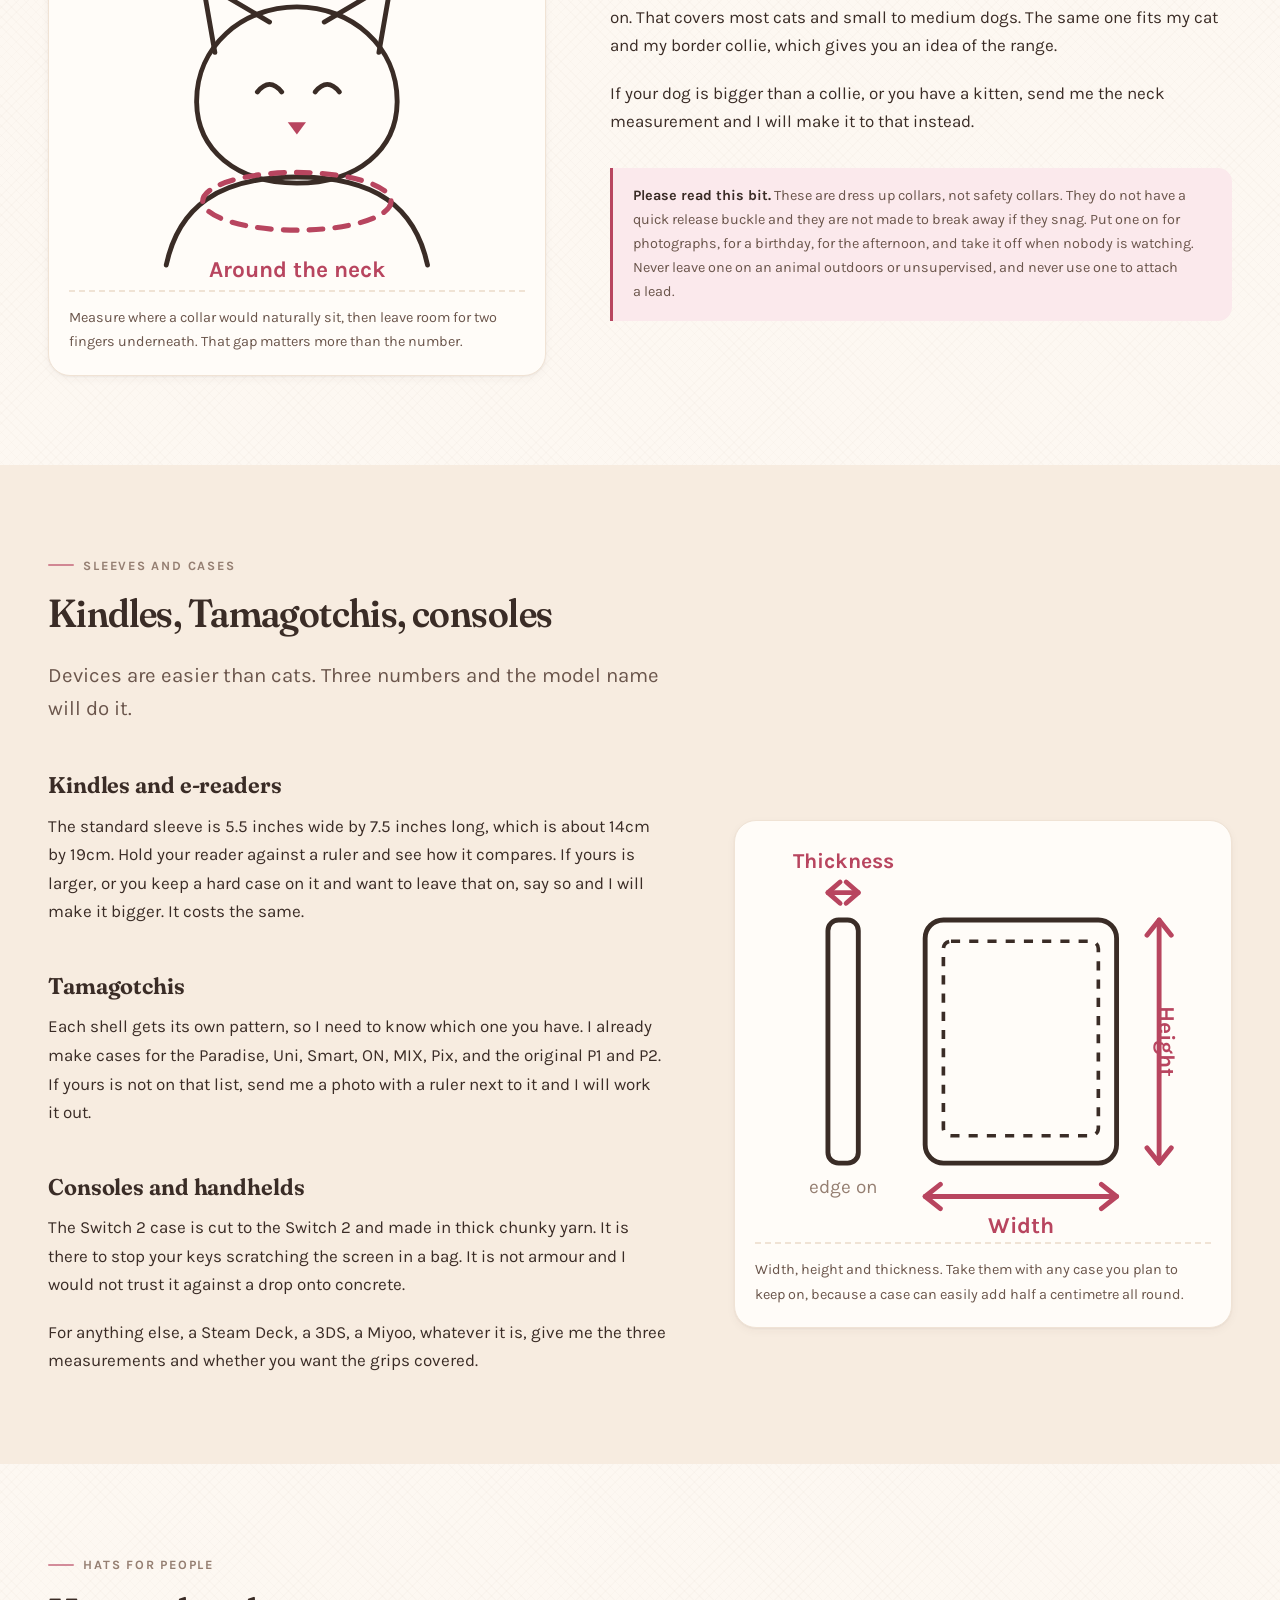
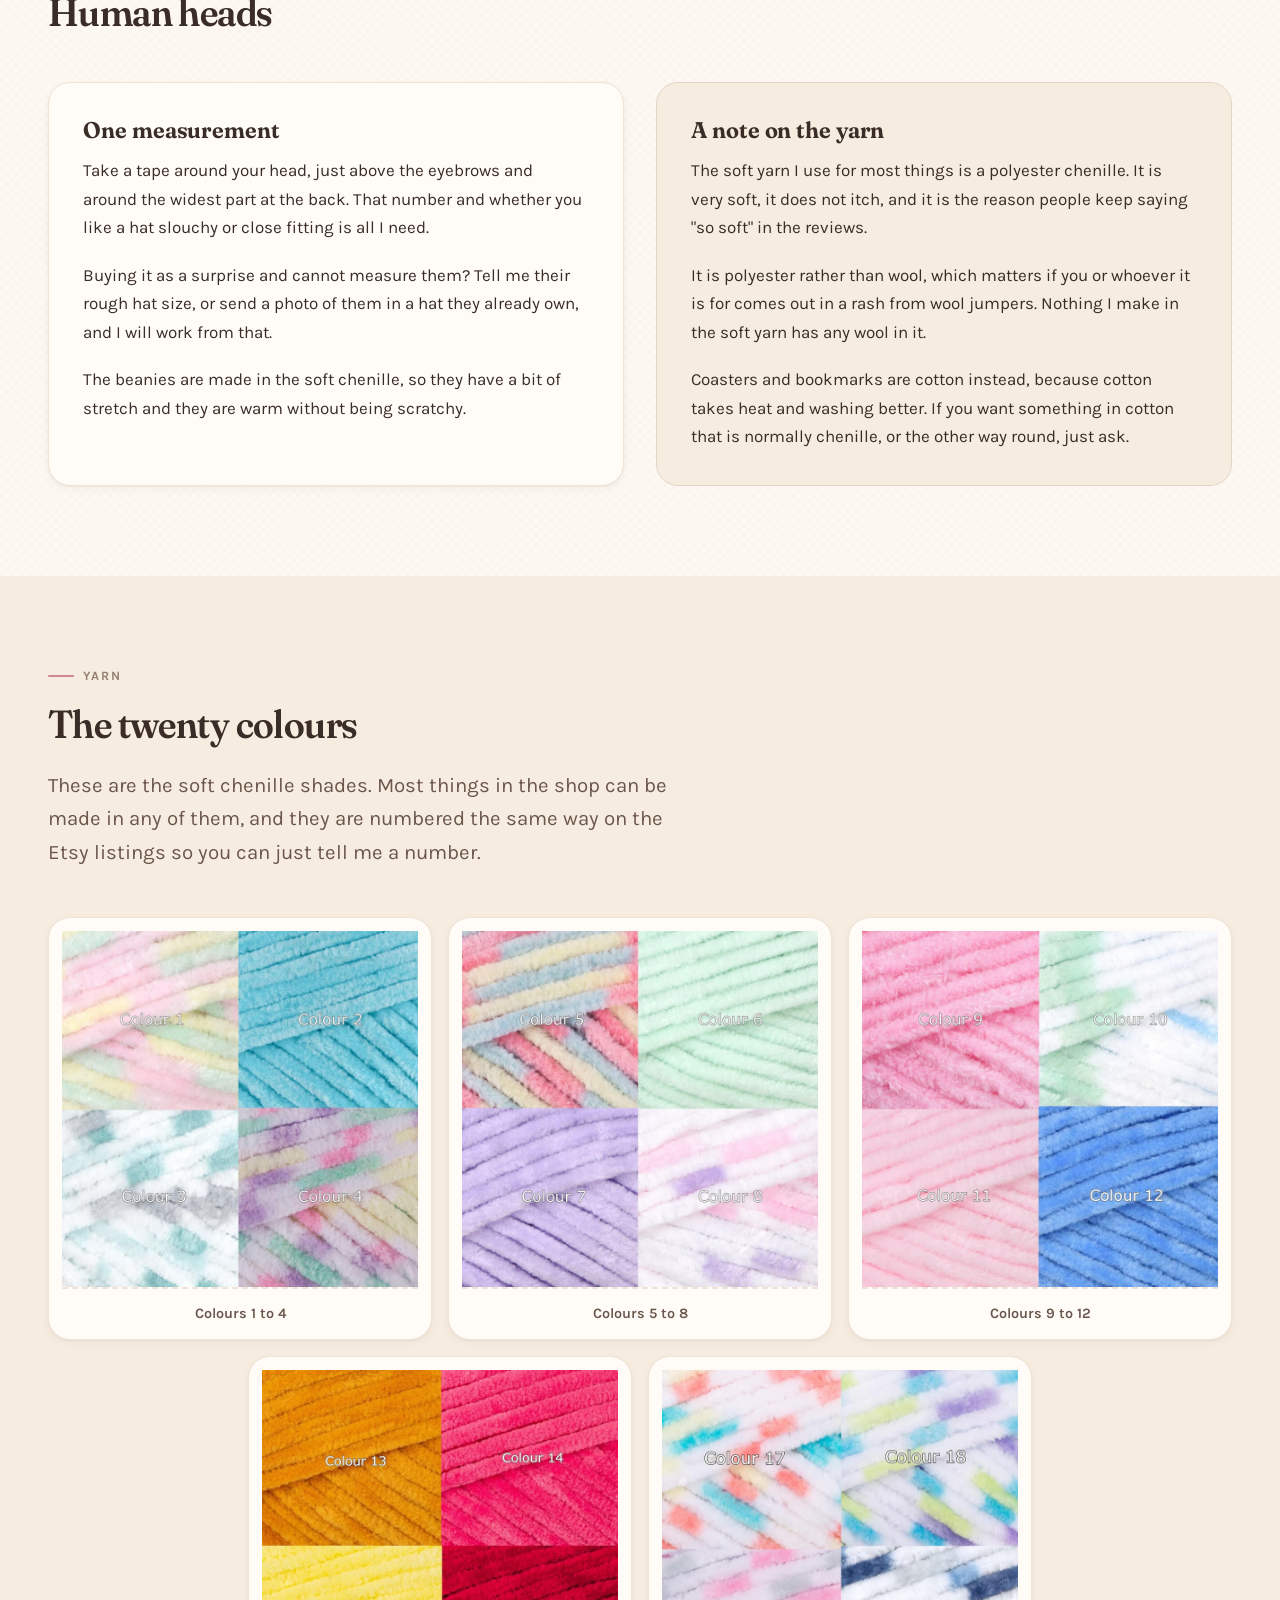
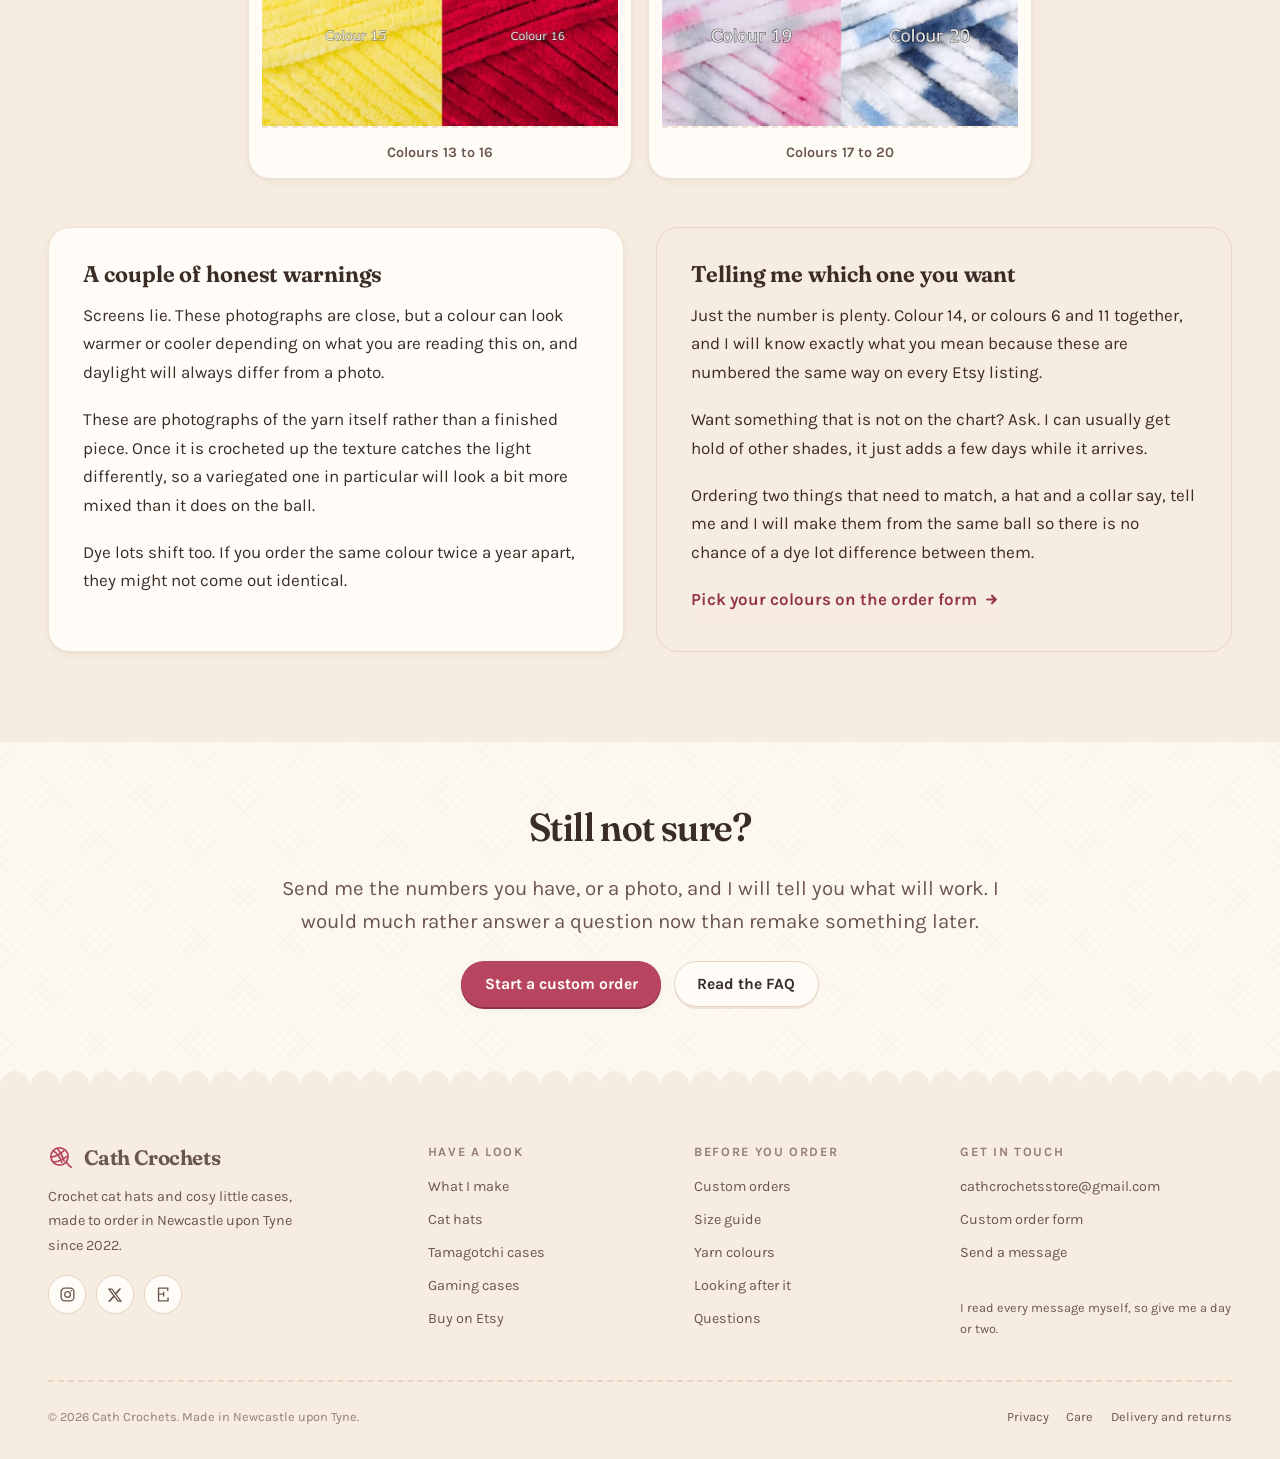
<file: sizing.html>
<!DOCTYPE html>
<html lang="en-GB" class="no-js">
<head>
<meta charset="utf-8">
<meta name="viewport" content="width=device-width, initial-scale=1">
<title>Size guide and yarn colours | Cath Crochets</title>
<meta name="description" content="How to measure your cat, your dog or your device for a crochet piece, what the standard sizes are, and all twenty yarn colours in one place.">
<link rel="canonical" href="https://cathcrochets.github.io/Website/sizing.html">
<meta property="og:type" content="article">
<meta property="og:site_name" content="Cath Crochets">
<meta property="og:title" content="Size guide and yarn colours | Cath Crochets">
<meta property="og:description" content="How to measure your cat, your dog or your device, and all twenty yarn colours in one place.">
<meta property="og:image" content="https://cathcrochets.github.io/Website/assets/img/colours/colours-01-04.jpg">
<meta property="og:url" content="https://cathcrochets.github.io/Website/sizing.html">
<meta name="twitter:card" content="summary_large_image">
<meta name="theme-color" content="#fdf8f2">
<link rel="icon" href="assets/img/favicon.svg" type="image/svg+xml">
<link rel="apple-touch-icon" href="assets/img/apple-touch-icon.png">
<link rel="preload" href="assets/fonts/fraunces-latin.woff2" as="font" type="font/woff2" crossorigin>
<link rel="preload" href="assets/fonts/karla-latin.woff2" as="font" type="font/woff2" crossorigin>
<link rel="stylesheet" href="assets/css/style.css">
<script>document.documentElement.className = document.documentElement.className.replace('no-js', 'js');</script>
</head>
<body>

<a class="skip-link" href="#main">Skip to content</a>

<header class="header">
  <div class="wrap header__inner">
    <a class="brand" href="index.html">
      <svg width="26" height="26" viewBox="0 0 26 26" fill="none" stroke="currentColor" stroke-width="1.7" stroke-linecap="round" aria-hidden="true" focusable="false">
        <circle cx="11.5" cy="11.5" r="8.6"/><path d="M5.1 5.8c2.6 1.4 6.4 5.3 8.8 11.4"/><path d="M9.2 3.2c2.3 2.6 5.4 7.6 6.9 12.6"/><path d="M3.3 12.2c3.1-.6 8.2-2.6 12.4-6.4"/><path d="M5.6 17.2c3.2-.4 8.5-2.1 12.9-5.6"/><path d="M18.6 17.6c1.5 2.1 3 3.6 4.6 4.6"/>
      </svg>
      <span>Cath Crochets</span>
    </a>
    <button class="nav-toggle" type="button" aria-expanded="false" aria-controls="site-nav">
      <span class="nav-toggle__bars" aria-hidden="true"><i></i><i></i><i></i></span> Menu
    </button>
    <div class="header__nav" id="site-nav">
      <nav class="nav" aria-label="Main">
        <a href="index.html">Home</a>
        <a href="shop.html">What I make</a>
        <a href="custom.html">Custom orders</a>
        <a href="sizing.html" aria-current="page">Size guide</a>
        <a href="about.html">About</a>
        <a href="faq.html">FAQ</a>
      </nav>
      <a class="btn btn--primary btn--small" href="https://www.etsy.com/uk/shop/CathCrochetsUK" data-site="etsy" rel="noopener">Shop on Etsy</a>
    </div>
    <div class="header__actions">
      <a class="btn btn--primary btn--small" href="https://www.etsy.com/uk/shop/CathCrochetsUK" data-site="etsy" rel="noopener">
        Shop on Etsy
        <svg class="arrow" width="14" height="14" viewBox="0 0 14 14" fill="none" stroke="currentColor" stroke-width="2" stroke-linecap="round" stroke-linejoin="round" aria-hidden="true" focusable="false"><path d="M3 7h8M7.5 3.5 11 7l-3.5 3.5"/></svg>
      </a>
    </div>
  </div>
</header>

<main id="main">

  <div class="page-head">
    <div class="wrap">
      <ol class="crumbs">
        <li><a href="index.html">Home</a></li>
        <li>Size guide</li>
      </ol>
      <h1>Sizes, measuring and colours</h1>
      <p class="lede">Everything is made to order, so nothing here is fixed. This page is really just so you know what to send me if you want something adjusted, and so you can see the yarn properly before you commit.</p>
      <ul class="jump">
        <li><a href="#quick">The standard sizes</a></li>
        <li><a href="#cats">Measuring a cat</a></li>
        <li><a href="#collars">Measuring a neck</a></li>
        <li><a href="#devices">Devices</a></li>
        <li><a href="#people">Hats for people</a></li>
        <li><a href="#colours">The twenty colours</a></li>
      </ul>
    </div>
  </div>

  <!-- ================= Quick reference ================= -->
  <section class="section section--tight" id="quick">
    <div class="wrap">
      <h2>The standard sizes at a glance</h2>
      <p class="muted" style="max-width:56rem">Anything in this table can be changed. Ask before you buy and it costs nothing extra unless it takes a lot more yarn.</p>

      <div class="table-scroll mt-2">
        <table>
          <caption>Standard sizes as they are made unless you ask for something different</caption>
          <thead>
            <tr><th scope="col">What it is</th><th scope="col">How it is made as standard</th><th scope="col">Worth knowing</th></tr>
          </thead>
          <tbody>
            <tr>
              <th scope="row">Cat and small dog hats</th>
              <td>One regular size, with long ties</td>
              <td>Made to fit Lola, who is a regular sized adult cat. The ties do a lot of the work, so there is some give.</td>
            </tr>
            <tr>
              <th scope="row">Collars</th>
              <td>About 30cm, or 12 inches, not counting the straps</td>
              <td>That covers most cats and small to medium dogs. The same collar fits my cat and my border collie.</td>
            </tr>
            <tr>
              <th scope="row">Kindle and e-reader sleeves</th>
              <td>5.5 inches wide by 7.5 inches long, roughly 14cm by 19cm</td>
              <td>Measure yours against that. If it is bigger, or you keep a case on it, tell me and I will size up.</td>
            </tr>
            <tr>
              <th scope="row">Switch 2 cases</th>
              <td>Cut to the Switch 2, in thick chunky yarn</td>
              <td>Switch 2 only, not the original Switch. It is for scratches in a bag, not for drops onto concrete.</td>
            </tr>
            <tr>
              <th scope="row">Tamagotchi cases</th>
              <td>Cut to each shell individually</td>
              <td>Paradise, Uni, Smart, ON, MIX, Pix, and the original P1 and P2. Buttons and screen stay clear.</td>
            </tr>
            <tr>
              <th scope="row">Coasters and bookmarks</th>
              <td>Made in cotton rather than the soft chenille</td>
              <td>Cotton copes with a hot mug and washes better. Different colour range to the chart below.</td>
            </tr>
            <tr>
              <th scope="row">Baby star suit</th>
              <td>0 to 3 months, in four colours</td>
              <td>If it is a gift for a baby not yet here, tell me the due date and I will size up a little.</td>
            </tr>
          </tbody>
        </table>
      </div>

      <div class="note mt-3" style="max-width:56rem">
        <p><strong>No tape measure in the house?</strong> Almost nobody has one. Take a strip of paper or a bit of string, wrap it round, pinch where it meets, then hold that against a ruler. It is accurate enough for this and far easier than wrestling a cat.</p>
      </div>
    </div>
  </section>

  <!-- ================= Measuring a cat ================= -->
  <section class="section section--paper2" id="cats">
    <div class="wrap">
      <div class="sect-head">
        <p class="eyebrow">Hats</p>
        <h2>Measuring a cat, or a very tolerant small dog</h2>
        <p class="lede">You only need two numbers, and honestly neither has to be perfect. If you send nothing at all I will make the regular size, which fits most cats.</p>
      </div>

      <div class="grid-2">
        <figure class="diagram">
          <svg viewBox="0 0 300 230" role="img" aria-labelledby="d1t d1d">
            <title id="d1t">Measuring around a cat's head</title>
            <desc id="d1d">A cat's head seen from the front, with a dashed band running around the head just behind the ears and above the eyes.</desc>
            <g fill="none" stroke="#3a2c26" stroke-width="3.2" stroke-linecap="round" stroke-linejoin="round">
              <path d="M84 86 L74 32 L124 62"/>
              <path d="M216 86 L226 32 L176 62"/>
              <path d="M150 48c40 0 74 30 74 72 0 40-32 68-74 68s-74-28-74-68c0-42 34-72 74-72z"/>
              <path d="M118 116q9-11 18 0"/>
              <path d="M164 116q9-11 18 0"/>
              <path d="M150 140q-9 12-18 4M150 140q9 12 18 4"/>
            </g>
            <path d="M144 132h12l-6 8z" fill="#b8455f"/>
            <g fill="none" stroke="#b8455f" stroke-width="3.4" stroke-linecap="round">
              <ellipse cx="150" cy="98" rx="82" ry="24" stroke-dasharray="9 8"/>
            </g>
            <text x="150" y="212" text-anchor="middle" fill="#b8455f" font-family="Karla, sans-serif" font-size="15" font-weight="700">Around the head</text>
          </svg>
          <figcaption><strong>One.</strong> Run your string around the widest part of the head, just above the eyes and behind the ears. Snug, but you should still get a finger under it. Write that number down.</figcaption>
        </figure>

        <figure class="diagram">
          <svg viewBox="0 0 300 230" role="img" aria-labelledby="d2t d2d">
            <title id="d2t">Measuring a cat from ear to ear</title>
            <desc id="d2d">A cat's head seen from the front with an arrowed line running from the outside of one ear across to the outside of the other.</desc>
            <g fill="none" stroke="#3a2c26" stroke-width="3.2" stroke-linecap="round" stroke-linejoin="round">
              <path d="M84 96 L74 42 L124 72"/>
              <path d="M216 96 L226 42 L176 72"/>
              <path d="M150 58c40 0 74 30 74 72 0 40-32 68-74 68s-74-28-74-68c0-42 34-72 74-72z"/>
              <path d="M118 126q9-11 18 0"/>
              <path d="M164 126q9-11 18 0"/>
              <path d="M150 150q-9 12-18 4M150 150q9 12 18 4"/>
            </g>
            <path d="M144 142h12l-6 8z" fill="#b8455f"/>
            <g fill="none" stroke="#b8455f" stroke-width="3.4" stroke-linecap="round" stroke-linejoin="round">
              <path d="M74 26h152" stroke-dasharray="9 8"/>
              <path d="M84 18 74 26l10 8"/>
              <path d="M216 18l10 8-10 8"/>
              <path d="M74 34v10M226 34v10"/>
            </g>
            <text x="150" y="212" text-anchor="middle" fill="#b8455f" font-family="Karla, sans-serif" font-size="15" font-weight="700">Ear to ear</text>
          </svg>
          <figcaption><strong>Two.</strong> Measure straight across the top of the head, from the outside of one ear to the outside of the other. This is the one that tells me how much room the ears need.</figcaption>
        </figure>
      </div>

      <div class="grid-2 mt-3">
        <div class="panel">
          <h3 class="mt-0">Getting it done without a fight</h3>
          <ul class="ticks ticks--yes">
            <li>
              <svg width="17" height="17" viewBox="0 0 16 16" fill="none" stroke="currentColor" stroke-width="2.1" stroke-linecap="round" stroke-linejoin="round" aria-hidden="true" focusable="false"><path d="M2.8 8.4 6.2 12 13.2 4"/></svg>
              <span>Do it when they are half asleep, not when they are in the mood for a game</span>
            </li>
            <li>
              <svg width="17" height="17" viewBox="0 0 16 16" fill="none" stroke="currentColor" stroke-width="2.1" stroke-linecap="round" stroke-linejoin="round" aria-hidden="true" focusable="false"><path d="M2.8 8.4 6.2 12 13.2 4"/></svg>
              <span>String or a strip of paper beats a hard tape measure every time</span>
            </li>
            <li>
              <svg width="17" height="17" viewBox="0 0 16 16" fill="none" stroke="currentColor" stroke-width="2.1" stroke-linecap="round" stroke-linejoin="round" aria-hidden="true" focusable="false"><path d="M2.8 8.4 6.2 12 13.2 4"/></svg>
              <span>Long fur adds a centimetre or two of fluff, so measure to the skin if you can</span>
            </li>
            <li>
              <svg width="17" height="17" viewBox="0 0 16 16" fill="none" stroke="currentColor" stroke-width="2.1" stroke-linecap="round" stroke-linejoin="round" aria-hidden="true" focusable="false"><path d="M2.8 8.4 6.2 12 13.2 4"/></svg>
              <span>If it goes badly, give up and send me a photo of them next to something everyday, like a mug</span>
            </li>
            <li>
              <svg width="17" height="17" viewBox="0 0 16 16" fill="none" stroke="currentColor" stroke-width="2.1" stroke-linecap="round" stroke-linejoin="round" aria-hidden="true" focusable="false"><path d="M2.8 8.4 6.2 12 13.2 4"/></svg>
              <span>Measure twice and send me the bigger number, since it is easier to take a hat in than let it out</span>
            </li>
          </ul>
        </div>

        <div class="panel panel--tint">
          <h3 class="mt-0">If it turns up and it does not fit</h3>
          <p>Tell me. I will remake it in the right size or refund you, and I do not make a fuss about it. Cats vary a lot more than people expect and I would rather sort it than have a hat sat in a drawer.</p>
          <p>A photograph helps more than a description here. I can usually tell from a picture whether it needs to be a centimetre wider or whether the ties just want tying differently.</p>
          <p class="mb-0">Please do not force a hat onto a cat who has decided against it. Take it off, have a cup of tea, try again another day.</p>
        </div>
      </div>
    </div>
  </section>

  <!-- ================= Collars ================= -->
  <section class="section" id="collars">
    <div class="wrap">
      <div class="sect-head">
        <p class="eyebrow">Collars</p>
        <h2>Measuring a neck</h2>
      </div>

      <div class="split split--wide-right">
        <figure class="diagram">
          <svg viewBox="0 0 300 230" role="img" aria-labelledby="d3t d3d">
            <title id="d3t">Measuring around an animal's neck</title>
            <desc id="d3d">A cat's head and shoulders in profile, with a dashed loop around the neck showing where a collar sits.</desc>
            <g fill="none" stroke="#3a2c26" stroke-width="3.2" stroke-linecap="round" stroke-linejoin="round">
              <path d="M96 74 L88 28 L132 54"/>
              <path d="M204 74 L212 28 L168 54"/>
              <path d="M150 44c36 0 66 26 66 62 0 32-26 54-66 54s-66-22-66-54c0-36 30-62 66-62z"/>
              <path d="M124 100q8-10 16 0"/>
              <path d="M162 100q8-10 16 0"/>
              <path d="M64 214c8-38 34-58 86-58s78 20 86 58"/>
            </g>
            <path d="M144 120h12l-6 8z" fill="#b8455f"/>
            <g fill="none" stroke="#b8455f" stroke-width="3.4" stroke-linecap="round">
              <ellipse cx="150" cy="172" rx="62" ry="19" stroke-dasharray="9 8"/>
            </g>
            <text x="150" y="222" text-anchor="middle" fill="#b8455f" font-family="Karla, sans-serif" font-size="15" font-weight="700">Around the neck</text>
          </svg>
          <figcaption>Measure where a collar would naturally sit, then leave room for two fingers underneath. That gap matters more than the number.</figcaption>
        </figure>

        <div>
          <p>My standard collar is about 30cm, or 12 inches, not counting the straps that tie it on. That covers most cats and small to medium dogs. The same one fits my cat and my border collie, which gives you an idea of the range.</p>
          <p>If your dog is bigger than a collie, or you have a kitten, send me the neck measurement and I will make it to that instead.</p>

          <div class="note note--berry mt-2">
            <p><strong>Please read this bit.</strong> These are dress up collars, not safety collars. They do not have a quick release buckle and they are not made to break away if they snag. Put one on for photographs, for a birthday, for the afternoon, and take it off when nobody is watching. Never leave one on an animal outdoors or unsupervised, and never use one to attach a lead.</p>
          </div>
        </div>
      </div>
    </div>
  </section>

  <!-- ================= Devices ================= -->
  <section class="section section--paper2" id="devices">
    <div class="wrap">
      <div class="sect-head">
        <p class="eyebrow">Sleeves and cases</p>
        <h2>Kindles, Tamagotchis, consoles</h2>
        <p class="lede">Devices are easier than cats. Three numbers and the model name will do it.</p>
      </div>

      <div class="split split--wide-left">
        <div>
          <h3>Kindles and e-readers</h3>
          <p>The standard sleeve is 5.5 inches wide by 7.5 inches long, which is about 14cm by 19cm. Hold your reader against a ruler and see how it compares. If yours is larger, or you keep a hard case on it and want to leave that on, say so and I will make it bigger. It costs the same.</p>

          <h3 class="mt-3">Tamagotchis</h3>
          <p>Each shell gets its own pattern, so I need to know which one you have. I already make cases for the Paradise, Uni, Smart, ON, MIX, Pix, and the original P1 and P2. If yours is not on that list, send me a photo with a ruler next to it and I will work it out.</p>

          <h3 class="mt-3">Consoles and handhelds</h3>
          <p>The Switch 2 case is cut to the Switch 2 and made in thick chunky yarn. It is there to stop your keys scratching the screen in a bag. It is not armour and I would not trust it against a drop onto concrete.</p>
          <p>For anything else, a Steam Deck, a 3DS, a Miyoo, whatever it is, give me the three measurements and whether you want the grips covered.</p>
        </div>

        <figure class="diagram">
          <svg viewBox="0 0 300 264" role="img" aria-labelledby="d4t d4d">
            <title id="d4t">The three measurements needed for a device</title>
            <desc id="d4d">A device seen from the front with arrows for width along the bottom and height up the right side, and the same device seen edge on at the left with a short arrow across it for thickness.</desc>

            <!-- front view -->
            <g fill="none" stroke="#3a2c26" stroke-width="3.2" stroke-linejoin="round">
              <rect x="112" y="52" width="126" height="160" rx="12"/>
              <rect x="124" y="66" width="102" height="128" rx="5" stroke-width="2.4" stroke-dasharray="6 6"/>
            </g>
            <!-- edge on view -->
            <g fill="none" stroke="#3a2c26" stroke-width="3.2" stroke-linejoin="round">
              <rect x="48" y="52" width="20" height="160" rx="7"/>
            </g>

            <g fill="none" stroke="#b8455f" stroke-width="3.2" stroke-linecap="round" stroke-linejoin="round">
              <path d="M112 234h126"/>
              <path d="M122 226l-10 8 10 8M228 226l10 8-10 8"/>
              <path d="M266 52v160"/>
              <path d="M258 62l8-10 8 10M258 202l8 10 8-10"/>
              <path d="M48 34h20"/>
              <path d="M56 27l-8 7 8 7M60 27l8 7-8 7"/>
            </g>

            <text x="175" y="258" text-anchor="middle" fill="#b8455f" font-family="Karla, sans-serif" font-size="15" font-weight="700">Width</text>
            <text x="0" y="0" text-anchor="middle" fill="#b8455f" font-family="Karla, sans-serif" font-size="15" font-weight="700" transform="translate(266 132) rotate(90)">Height</text>
            <text x="58" y="18" text-anchor="middle" fill="#b8455f" font-family="Karla, sans-serif" font-size="14" font-weight="700">Thickness</text>
            <text x="58" y="232" text-anchor="middle" fill="#957f72" font-family="Karla, sans-serif" font-size="12.5">edge on</text>
          </svg>
          <figcaption>Width, height and thickness. Take them with any case you plan to keep on, because a case can easily add half a centimetre all round.</figcaption>
        </figure>
      </div>
    </div>
  </section>

  <!-- ================= People ================= -->
  <section class="section" id="people">
    <div class="wrap">
      <div class="sect-head">
        <p class="eyebrow">Hats for people</p>
        <h2>Human heads</h2>
      </div>
      <div class="grid-2">
        <div class="panel">
          <h3 class="mt-0">One measurement</h3>
          <p>Take a tape around your head, just above the eyebrows and around the widest part at the back. That number and whether you like a hat slouchy or close fitting is all I need.</p>
          <p>Buying it as a surprise and cannot measure them? Tell me their rough hat size, or send a photo of them in a hat they already own, and I will work from that.</p>
          <p class="mb-0">The beanies are made in the soft chenille, so they have a bit of stretch and they are warm without being scratchy.</p>
        </div>
        <div class="panel panel--tint">
          <h3 class="mt-0">A note on the yarn</h3>
          <p>The soft yarn I use for most things is a polyester chenille. It is very soft, it does not itch, and it is the reason people keep saying "so soft" in the reviews.</p>
          <p>It is polyester rather than wool, which matters if you or whoever it is for comes out in a rash from wool jumpers. Nothing I make in the soft yarn has any wool in it.</p>
          <p class="mb-0">Coasters and bookmarks are cotton instead, because cotton takes heat and washing better. If you want something in cotton that is normally chenille, or the other way round, just ask.</p>
        </div>
      </div>
    </div>
  </section>

  <!-- ================= Colours ================= -->
  <section class="section section--paper2" id="colours">
    <div class="wrap">
      <div class="sect-head">
        <p class="eyebrow">Yarn</p>
        <h2>The twenty colours</h2>
        <p class="lede">These are the soft chenille shades. Most things in the shop can be made in any of them, and they are numbered the same way on the Etsy listings so you can just tell me a number.</p>
      </div>

      <div class="colour-charts">
        <figure class="diagram">
          <img src="assets/img/colours/colours-01-04.jpg" width="794" height="794" alt="Yarn colour chart showing colours one to four: a pastel mix, turquoise, mint and grey on white, and pastel rainbow on white" loading="lazy" decoding="async">
          <figcaption>Colours 1 to 4</figcaption>
        </figure>
        <figure class="diagram">
          <img src="assets/img/colours/colours-05-08.jpg" width="794" height="794" alt="Yarn colour chart showing colours five to eight: candy stripe, mint green, lilac, and pink and lilac on white" loading="lazy" decoding="async">
          <figcaption>Colours 5 to 8</figcaption>
        </figure>
        <figure class="diagram">
          <img src="assets/img/colours/colours-09-12.jpg" width="794" height="794" alt="Yarn colour chart showing colours nine to twelve: bubblegum pink, mint and blue on white, baby pink, and cornflower blue" loading="lazy" decoding="async">
          <figcaption>Colours 9 to 12</figcaption>
        </figure>
        <figure class="diagram">
          <img src="assets/img/colours/colours-13-16.jpg" width="794" height="794" alt="Yarn colour chart showing colours thirteen to sixteen: mustard, hot pink, lemon, and deep red" loading="lazy" decoding="async">
          <figcaption>Colours 13 to 16</figcaption>
        </figure>
        <figure class="diagram">
          <img src="assets/img/colours/colours-17-20.jpg" width="794" height="794" alt="Yarn colour chart showing colours seventeen to twenty: coral and turquoise on white, lime and lilac on white, pink and grey on white, and navy and blue on white" loading="lazy" decoding="async">
          <figcaption>Colours 17 to 20</figcaption>
        </figure>
      </div>

      <div class="grid-2 mt-3">
        <div class="panel">
          <h3 class="mt-0">A couple of honest warnings</h3>
          <p>Screens lie. These photographs are close, but a colour can look warmer or cooler depending on what you are reading this on, and daylight will always differ from a photo.</p>
          <p>These are photographs of the yarn itself rather than a finished piece. Once it is crocheted up the texture catches the light differently, so a variegated one in particular will look a bit more mixed than it does on the ball.</p>
          <p class="mb-0">Dye lots shift too. If you order the same colour twice a year apart, they might not come out identical.</p>
        </div>
        <div class="panel panel--tint">
          <h3 class="mt-0">Telling me which one you want</h3>
          <p>Just the number is plenty. Colour 14, or colours 6 and 11 together, and I will know exactly what you mean because these are numbered the same way on every Etsy listing.</p>
          <p>Want something that is not on the chart? Ask. I can usually get hold of other shades, it just adds a few days while it arrives.</p>
          <p>Ordering two things that need to match, a hat and a collar say, tell me and I will make them from the same ball so there is no chance of a dye lot difference between them.</p>
          <p class="mb-0"><a class="link-arrow" href="custom.html">Pick your colours on the order form
            <svg class="arrow" width="15" height="15" viewBox="0 0 14 14" fill="none" stroke="currentColor" stroke-width="2" stroke-linecap="round" stroke-linejoin="round" aria-hidden="true" focusable="false"><path d="M3 7h8M7.5 3.5 11 7l-3.5 3.5"/></svg>
          </a></p>
        </div>
      </div>
    </div>
  </section>

  <!-- ================= CTA ================= -->
  <section class="section section--tight">
    <div class="wrap wrap-narrow center">
      <h2>Still not sure?</h2>
      <p class="lede">Send me the numbers you have, or a photo, and I will tell you what will work. I would much rather answer a question now than remake something later.</p>
      <div class="btn-row" style="justify-content:center">
        <a class="btn btn--primary" href="custom.html">Start a custom order</a>
        <a class="btn btn--ghost" href="faq.html">Read the FAQ</a>
      </div>
    </div>
  </section>

</main>

<div class="edge" style="--edge-from: var(--paper); --edge-to: var(--paper-2);" aria-hidden="true"></div>

<footer class="footer">
  <div class="wrap">
    <div class="footer__grid">
      <div>
        <a class="brand" href="index.html">
          <svg width="26" height="26" viewBox="0 0 26 26" fill="none" stroke="currentColor" stroke-width="1.7" stroke-linecap="round" aria-hidden="true" focusable="false">
            <circle cx="11.5" cy="11.5" r="8.6"/><path d="M5.1 5.8c2.6 1.4 6.4 5.3 8.8 11.4"/><path d="M9.2 3.2c2.3 2.6 5.4 7.6 6.9 12.6"/><path d="M3.3 12.2c3.1-.6 8.2-2.6 12.4-6.4"/><path d="M5.6 17.2c3.2-.4 8.5-2.1 12.9-5.6"/><path d="M18.6 17.6c1.5 2.1 3 3.6 4.6 4.6"/>
          </svg>
          <span>Cath Crochets</span>
        </a>
        <p class="footer__blurb">Crochet cat hats and cosy little cases, made to order in Newcastle upon Tyne since 2022.</p>
        <div class="socials">
          <a href="https://www.instagram.com/cathcrochetsuk/" data-site="instagram" rel="noopener" aria-label="Cath Crochets on Instagram">
            <svg width="17" height="17" viewBox="0 0 24 24" fill="none" stroke="currentColor" stroke-width="1.9" aria-hidden="true" focusable="false"><rect x="3" y="3" width="18" height="18" rx="5"/><circle cx="12" cy="12" r="4"/><circle cx="17.4" cy="6.6" r="1.1" fill="currentColor" stroke="none"/></svg>
          </a>
          <a href="https://twitter.com/CathCrochets" data-site="twitter" rel="noopener" aria-label="Cath Crochets on X, formerly Twitter">
            <svg width="16" height="16" viewBox="0 0 24 24" fill="currentColor" aria-hidden="true" focusable="false"><path d="M18.2 2.3h3.4l-7.4 8.5 8.7 11.5h-6.8l-5.3-7-6.1 7H1.3l7.9-9.1L.9 2.3h7l4.8 6.4zm-1.2 17.9h1.9L7.1 4.2H5z"/></svg>
          </a>
          <a href="https://www.etsy.com/uk/shop/CathCrochetsUK" data-site="etsy" rel="noopener" aria-label="Cath Crochets on Etsy">
            <svg width="17" height="17" viewBox="0 0 24 24" fill="none" stroke="currentColor" stroke-width="1.9" stroke-linecap="round" stroke-linejoin="round" aria-hidden="true" focusable="false"><path d="M5 3h13v3.5M5 3v18h13.4V17M5 11.4h7.2M12.2 8.6v5.6"/></svg>
          </a>
        </div>
      </div>
      <div>
        <h2>Have a look</h2>
        <ul>
          <li><a href="shop.html">What I make</a></li>
          <li><a href="shop.html?show=cat-hats">Cat hats</a></li>
          <li><a href="shop.html?show=tamagotchi">Tamagotchi cases</a></li>
          <li><a href="shop.html?show=gaming">Gaming cases</a></li>
          <li><a href="https://www.etsy.com/uk/shop/CathCrochetsUK" data-site="etsy" rel="noopener">Buy on Etsy</a></li>
        </ul>
      </div>
      <div>
        <h2>Before you order</h2>
        <ul>
          <li><a href="custom.html">Custom orders</a></li>
          <li><a href="sizing.html">Size guide</a></li>
          <li><a href="sizing.html#colours">Yarn colours</a></li>
          <li><a href="care.html">Looking after it</a></li>
          <li><a href="faq.html">Questions</a></li>
        </ul>
      </div>
      <div>
        <h2>Get in touch</h2>
        <ul>
          <li><a href="mailto:cathcrochetsstore@gmail.com" data-site="email" data-fill="text">cathcrochetsstore@gmail.com</a></li>
          <li><a href="custom.html">Custom order form</a></li>
          <li><a href="faq.html#message">Send a message</a></li>
        </ul>
        <p class="tiny mt-2 muted">I read every message myself, so give me a day or two.</p>
      </div>
    </div>
    <div class="footer__base">
      <p>&copy; <span id="year">2026</span> Cath Crochets. Made in Newcastle upon Tyne.</p>
      <nav aria-label="Legal">
        <a href="privacy.html">Privacy</a>
        <a href="care.html">Care</a>
        <a href="faq.html#delivery">Delivery and returns</a>
      </nav>
    </div>
  </div>
</footer>

<script src="assets/js/config.js"></script>
<script src="assets/js/site.js" defer></script>
</body>
</html>
</file>
<file: assets/css/style.css>
/* ==========================================================================
   Cath Crochets
   Hand written CSS. No framework, no build step.
   Sections: tokens / reset / type / layout / nav / buttons / components /
             hero / cards / forms / footer / utilities / motion / print
   ========================================================================== */

/* --------------------------------------------------------------------------
   Fonts, self hosted so the site makes no third party requests
   -------------------------------------------------------------------------- */

@font-face {
  font-family: 'Fraunces';
  font-style: normal;
  font-weight: 300 800;
  font-display: swap;
  src: url('../fonts/fraunces-latin.woff2') format('woff2');
  unicode-range: U+0000-00FF, U+0131, U+0152-0153, U+02BB-02BC, U+02C6, U+02DA,
    U+02DC, U+0304, U+0308, U+0329, U+2000-206F, U+20AC, U+2122, U+2191, U+2193,
    U+2212, U+2215, U+FEFF, U+FFFD;
}
@font-face {
  font-family: 'Fraunces';
  font-style: normal;
  font-weight: 300 800;
  font-display: swap;
  src: url('../fonts/fraunces-latin-ext.woff2') format('woff2');
  unicode-range: U+0100-02BA, U+02BD-02C5, U+02C7-02CC, U+02CE-02D7, U+02DD-02FF,
    U+0304, U+0308, U+0329, U+1D00-1DBF, U+1E00-1E9F, U+1EF2-1EFF, U+2020,
    U+20A0-20AB, U+20AD-20C0, U+2113, U+2C60-2C7F, U+A720-A7FF;
}
@font-face {
  font-family: 'Karla';
  font-style: normal;
  font-weight: 300 800;
  font-display: swap;
  src: url('../fonts/karla-latin.woff2') format('woff2');
  unicode-range: U+0000-00FF, U+0131, U+0152-0153, U+02BB-02BC, U+02C6, U+02DA,
    U+02DC, U+0304, U+0308, U+0329, U+2000-206F, U+20AC, U+2122, U+2191, U+2193,
    U+2212, U+2215, U+FEFF, U+FFFD;
}
@font-face {
  font-family: 'Karla';
  font-style: normal;
  font-weight: 300 800;
  font-display: swap;
  src: url('../fonts/karla-latin-ext.woff2') format('woff2');
  unicode-range: U+0100-02BA, U+02BD-02C5, U+02C7-02CC, U+02CE-02D7, U+02DD-02FF,
    U+0304, U+0308, U+0329, U+1D00-1DBF, U+1E00-1E9F, U+1EF2-1EFF, U+2020,
    U+20A0-20AB, U+20AD-20C0, U+2113, U+2C60-2C7F, U+A720-A7FF;
}

/* --------------------------------------------------------------------------
   Tokens
   -------------------------------------------------------------------------- */

:root {
  color-scheme: light;

  /* paper */
  --paper:    #fdf8f2;
  --paper-2:  #f7ece0;
  --paper-3:  #f0dfcd;
  --card:     #fffcf8;

  /* ink */
  --ink:      #3a2c26;
  --ink-2:    #6b564c;
  --ink-3:    #957f72;

  /* accents pulled from her own yarn colours */
  --berry:      #b8455f;
  --berry-deep: #93334a;
  --berry-wash: #fbe9ec;
  --sage:       #6e8d68;
  --sage-wash:  #e9f0e6;
  --sky:        #5987b3;
  --sky-wash:   #e6eef6;
  --butter:     #edc379;
  --butter-wash:#fbf1de;

  --line:      #e6d5c3;
  --line-soft: #f0e3d5;

  /* type */
  --display: 'Fraunces', 'Iowan Old Style', 'Palatino Linotype', Georgia, serif;
  --body: 'Karla', 'Segoe UI', system-ui, -apple-system, sans-serif;

  --fs-hero:  clamp(2.7rem, 1.55rem + 4.6vw, 5.1rem);
  --fs-h1:    clamp(2.1rem, 1.5rem + 2.6vw, 3.5rem);
  --fs-h2:    clamp(1.65rem, 1.3rem + 1.6vw, 2.45rem);
  --fs-h3:    clamp(1.18rem, 1.08rem + 0.5vw, 1.42rem);
  --fs-body:  1.0625rem;
  --fs-small: 0.9rem;
  --fs-tiny:  0.795rem;

  /* space */
  --gap:   1.5rem;
  --pad:   clamp(1.25rem, 4vw, 2.5rem);
  --sect:  clamp(3.5rem, 7vw, 6.5rem);
  --wrap:  74rem;
  --wrap-narrow: 46rem;

  --r-sm: 8px;
  --r:    14px;
  --r-lg: 22px;
  --r-xl: 30px;

  --shadow-s: 0 1px 2px rgba(58, 44, 38, .05), 0 3px 10px rgba(58, 44, 38, .045);
  --shadow-m: 0 2px 4px rgba(58, 44, 38, .06), 0 10px 26px rgba(58, 44, 38, .075);
  --shadow-l: 0 4px 8px rgba(58, 44, 38, .07), 0 20px 45px rgba(58, 44, 38, .11);
}

/* --------------------------------------------------------------------------
   Reset
   -------------------------------------------------------------------------- */

*, *::before, *::after { box-sizing: border-box; }

html {
  -webkit-text-size-adjust: 100%;
  scroll-behavior: smooth;
  scroll-padding-top: 6rem;
}

body {
  margin: 0;
  background-color: var(--paper);
  /* faint woven texture, two crossing hatches. Cheaper than an image. */
  background-image:
    repeating-linear-gradient(45deg,  rgba(160,125,95,.028) 0 1px, transparent 1px 7px),
    repeating-linear-gradient(-45deg, rgba(160,125,95,.028) 0 1px, transparent 1px 7px);
  color: var(--ink);
  font-family: var(--body);
  font-size: var(--fs-body);
  line-height: 1.68;
  -webkit-font-smoothing: antialiased;
  overflow-wrap: break-word;
}

img, svg, video { max-width: 100%; display: block; }
img { height: auto; }

button, input, select, textarea { font: inherit; color: inherit; }

/* --------------------------------------------------------------------------
   Type
   -------------------------------------------------------------------------- */

h1, h2, h3, h4 {
  font-family: var(--display);
  font-variation-settings: 'SOFT' 45, 'WONK' 1, 'opsz' 60;
  font-weight: 600;
  line-height: 1.1;
  letter-spacing: -0.015em;
  margin: 0 0 .6em;
  text-wrap: balance;
}

h1 { font-size: var(--fs-h1); font-variation-settings: 'SOFT' 50, 'WONK' 1, 'opsz' 110; }
h2 { font-size: var(--fs-h2); font-variation-settings: 'SOFT' 48, 'WONK' 1, 'opsz' 80; }
h3 { font-size: var(--fs-h3); font-weight: 650; letter-spacing: -0.005em; }
h4 { font-size: 1.05rem; font-weight: 650; }

p { margin: 0 0 1.1em; text-wrap: pretty; }
p:last-child { margin-bottom: 0; }

a { color: var(--berry-deep); text-underline-offset: 3px; text-decoration-thickness: 1.5px; }
a:hover { color: var(--berry); }

strong, b { font-weight: 700; }

::selection { background: var(--butter); color: var(--ink); }

:focus-visible {
  outline: 3px solid var(--berry);
  outline-offset: 3px;
  border-radius: 3px;
}

.eyebrow {
  font-size: var(--fs-tiny);
  font-weight: 700;
  letter-spacing: .14em;
  text-transform: uppercase;
  color: var(--ink-3);
  margin: 0 0 1rem;
  display: flex;
  align-items: center;
  gap: .6rem;
}
.eyebrow::before {
  content: "";
  width: 1.6rem;
  height: 2px;
  flex: none;
  border-radius: 2px;
  background: var(--berry);
  opacity: .6;
}
.eyebrow--plain::before { display: none; }

.lede {
  font-size: clamp(1.075rem, 1rem + .4vw, 1.28rem);
  line-height: 1.62;
  color: var(--ink-2);
}

/* a soft hand drawn underline, used on one word at a time */
.mark {
  position: relative;
  white-space: nowrap;
}
.mark::after {
  content: "";
  position: absolute;
  left: -.08em; right: -.08em;
  bottom: .01em;
  height: .34em;
  z-index: -1;
  border-radius: 40% 60% 55% 45% / 100% 100% 60% 70%;
  background: var(--butter);
  opacity: .78;
}

/* --------------------------------------------------------------------------
   Layout
   -------------------------------------------------------------------------- */

.wrap {
  width: min(100% - var(--pad) * 2, var(--wrap));
  margin-inline: auto;
}
.wrap-narrow { width: min(100% - var(--pad) * 2, var(--wrap-narrow)); margin-inline: auto; }

.section { padding-block: var(--sect); }
.section--tight { padding-block: clamp(2.5rem, 5vw, 4rem); }
.section--paper2 { background: var(--paper-2); }
.section--berry { background: var(--berry-wash); }
.section--sage  { background: var(--sage-wash); }

.stack > * + * { margin-top: 1.1rem; }

.skip-link {
  position: absolute;
  left: 1rem; top: -100%;
  z-index: 200;
  background: var(--ink);
  color: var(--paper);
  padding: .7rem 1.1rem;
  border-radius: 0 0 var(--r) var(--r);
  text-decoration: none;
  font-weight: 700;
}
.skip-link:focus { top: 0; color: var(--paper); }

/* scalloped edge, like the border on a blanket */
.edge {
  height: 15px;
  background: var(--edge-to, var(--paper-2));
  margin-bottom: -1px;
}
.edge::before {
  content: "";
  display: block;
  height: 100%;
  background: var(--edge-from, var(--paper));
  -webkit-mask: radial-gradient(circle 15px at 50% 100%, #0000 98%, #000 100%) 0 100% / 30px 100% repeat-x;
          mask: radial-gradient(circle 15px at 50% 100%, #0000 98%, #000 100%) 0 100% / 30px 100% repeat-x;
}
.edge--flip { transform: scaleY(-1); margin: -1px 0 0; }

/* running stitch rule with a knot in the middle */
.stitch-rule {
  display: flex;
  align-items: center;
  gap: 1rem;
  color: var(--line);
  margin-block: clamp(2rem, 5vw, 3.25rem);
}
.stitch-rule::before,
.stitch-rule::after {
  content: "";
  flex: 1;
  height: 3px;
  border-radius: 3px;
  background: repeating-linear-gradient(90deg, var(--line) 0 9px, transparent 9px 17px);
}
.stitch-rule svg { flex: none; color: var(--berry); opacity: .55; }

/* --------------------------------------------------------------------------
   Header and navigation
   -------------------------------------------------------------------------- */

.header {
  position: sticky;
  top: 0;
  z-index: 100;
  background: var(--paper);
  border-bottom: 1px solid transparent;
  transition: border-color .2s ease, box-shadow .2s ease;
}
.header.is-stuck {
  border-bottom-color: var(--line-soft);
  box-shadow: 0 6px 20px rgba(58, 44, 38, .05);
}

.header__inner {
  display: flex;
  align-items: center;
  justify-content: space-between;
  gap: 1rem;
  min-height: 4.5rem;
}

.brand {
  display: inline-flex;
  align-items: center;
  gap: .6rem;
  text-decoration: none;
  color: var(--ink);
  font-family: var(--display);
  font-variation-settings: 'SOFT' 60, 'WONK' 1, 'opsz' 40;
  font-weight: 650;
  font-size: 1.3rem;
  letter-spacing: -0.02em;
  line-height: 1;
  flex: none;
}
.brand:hover { color: var(--berry-deep); }
.brand svg { color: var(--berry); flex: none; }
.brand span { padding-top: 2px; }

.nav { display: flex; align-items: center; gap: .15rem; }
.nav a {
  display: block;
  padding: .5rem .78rem;
  border-radius: 999px;
  text-decoration: none;
  color: var(--ink-2);
  font-size: .955rem;
  font-weight: 550;
  white-space: nowrap;
  transition: background .16s ease, color .16s ease;
}
.nav a:hover { background: var(--paper-2); color: var(--ink); }
.nav a[aria-current="page"] {
  color: var(--berry-deep);
  background: var(--berry-wash);
}

.header__actions { display: flex; align-items: center; gap: .6rem; flex: none; }

.nav-toggle {
  display: none;
  align-items: center;
  gap: .5rem;
  background: var(--card);
  border: 1.5px solid var(--line);
  border-radius: 999px;
  padding: .5rem .9rem .5rem .8rem;
  font-weight: 650;
  font-size: .92rem;
  cursor: pointer;
  color: var(--ink);
}
.nav-toggle:hover { border-color: var(--ink-3); }
.nav-toggle__bars { display: grid; gap: 3.5px; width: 17px; }
.nav-toggle__bars i {
  display: block;
  height: 2px;
  border-radius: 2px;
  background: currentColor;
  transition: transform .22s ease, opacity .18s ease;
}
.nav-toggle[aria-expanded="true"] .nav-toggle__bars i:nth-child(1) { transform: translateY(5.5px) rotate(45deg); }
.nav-toggle[aria-expanded="true"] .nav-toggle__bars i:nth-child(2) { opacity: 0; }
.nav-toggle[aria-expanded="true"] .nav-toggle__bars i:nth-child(3) { transform: translateY(-5.5px) rotate(-45deg); }

@media (max-width: 62.5rem) {
  .nav-toggle { display: inline-flex; }
  .header__nav {
    display: none;
    position: absolute;
    left: 0; right: 0; top: 100%;
    background: var(--paper);
    border-bottom: 1px solid var(--line);
    box-shadow: var(--shadow-m);
    padding: .75rem var(--pad) 1.5rem;
  }
  .header__nav.is-open { display: block; }
  .nav { flex-direction: column; align-items: stretch; gap: .1rem; }
  .nav a { padding: .8rem 1rem; border-radius: var(--r); font-size: 1.05rem; }
  .header__nav .btn { margin-top: .9rem; width: 100%; justify-content: center; }
  .header__actions { display: none; }
}
@media (min-width: 62.5rem) {
  .header__nav .btn { display: none; }
}

/* --------------------------------------------------------------------------
   Buttons
   -------------------------------------------------------------------------- */

.btn {
  display: inline-flex;
  align-items: center;
  justify-content: center;
  gap: .55rem;
  padding: .78rem 1.4rem;
  border-radius: 999px;
  border: 1.5px solid transparent;
  font-weight: 700;
  font-size: .98rem;
  line-height: 1.2;
  text-decoration: none;
  cursor: pointer;
  transition: transform .14s ease, box-shadow .18s ease, background .18s ease, border-color .18s ease;
}
.btn:active { transform: translateY(1px); }

.btn--primary {
  background: var(--berry);
  color: #fff;
  box-shadow: 0 2px 0 var(--berry-deep), var(--shadow-s);
}
.btn--primary:hover {
  background: var(--berry-deep);
  color: #fff;
  box-shadow: 0 2px 0 #7c2a3d, var(--shadow-m);
  transform: translateY(-1px);
}
.btn--primary:active { box-shadow: 0 0 0 var(--berry-deep); }

.btn--ghost {
  background: var(--card);
  color: var(--ink);
  border-color: var(--line);
  box-shadow: 0 2px 0 var(--line-soft);
}
.btn--ghost:hover {
  border-color: var(--ink-3);
  color: var(--ink);
  transform: translateY(-1px);
  box-shadow: 0 2px 0 var(--line), var(--shadow-s);
}

.btn--small { padding: .55rem 1rem; font-size: .9rem; }
.btn--wide { width: 100%; }

.btn-row { display: flex; flex-wrap: wrap; gap: .8rem; }

.arrow { transition: transform .18s ease; flex: none; }
.btn:hover .arrow, .link-arrow:hover .arrow { transform: translateX(3px); }

.link-arrow {
  display: inline-flex;
  align-items: center;
  gap: .4rem;
  font-weight: 650;
  text-decoration: none;
  border-bottom: 2px solid var(--berry-wash);
  padding-bottom: 1px;
}
.link-arrow:hover { border-bottom-color: var(--berry); }

/* --------------------------------------------------------------------------
   Hero
   -------------------------------------------------------------------------- */

.hero { padding-block: clamp(2.5rem, 6vw, 5rem) clamp(3rem, 6vw, 5rem); overflow: hidden; }

.hero__grid {
  display: grid;
  gap: clamp(2.5rem, 5vw, 4rem);
  align-items: center;
}
@media (min-width: 60rem) {
  .hero__grid { grid-template-columns: 1.02fr .98fr; gap: 4.5rem; }
}

.hero h1 {
  font-size: var(--fs-hero);
  font-variation-settings: 'SOFT' 55, 'WONK' 1, 'opsz' 144;
  font-weight: 600;
  letter-spacing: -0.03em;
  line-height: 1.02;
  margin-bottom: .5em;
}
.hero .lede { max-width: 34ch; }
.hero .btn-row { margin-top: 1.9rem; }

/* pinned up photographs */
.photo-cluster {
  position: relative;
  aspect-ratio: 1 / 1;
  max-width: 32rem;
  margin-inline: auto;
  width: 100%;
}
.photo-cluster figure {
  position: absolute;
  margin: 0;
  background: #fff;
  padding: 9px 9px 9px;
  border-radius: 6px;
  box-shadow: var(--shadow-l);
  transition: transform .35s cubic-bezier(.2,.7,.3,1);
}
.photo-cluster img { border-radius: 3px; }
.photo-cluster figcaption {
  font-size: var(--fs-tiny);
  color: var(--ink-3);
  text-align: center;
  padding-top: .45rem;
  font-weight: 600;
}
.photo-cluster .pc-1 { width: 66%; left: 0;    top: 6%;   transform: rotate(-4.5deg); z-index: 2; }
.photo-cluster .pc-2 { width: 43%; right: 0;   top: 0;    transform: rotate(4deg);    z-index: 1; }
.photo-cluster .pc-3 { width: 46%; right: 4%;  bottom: 0; transform: rotate(-2.5deg); z-index: 3; }
.photo-cluster .pc-1:hover { transform: rotate(-2.5deg) translateY(-6px); z-index: 4; }
.photo-cluster .pc-2:hover { transform: rotate(2deg)  translateY(-6px);   z-index: 4; }
.photo-cluster .pc-3:hover { transform: rotate(-1deg) translateY(-6px);   z-index: 4; }

/* the cluster gets tighter on small screens, so drop the caption that collides */
@media (max-width: 48rem) {
  .photo-cluster .pc-2 figcaption { display: none; }
}

/* a small paper tape strip */
.tape {
  position: absolute;
  top: -14px; left: 50%;
  width: 74px; height: 26px;
  transform: translateX(-50%) rotate(-3deg);
  background: rgba(237, 195, 121, .55);
  border-left: 1px dashed rgba(255,255,255,.6);
  border-right: 1px dashed rgba(255,255,255,.6);
}

/* --------------------------------------------------------------------------
   Trust strip
   -------------------------------------------------------------------------- */

.trust {
  background: var(--paper-2);
  border-block: 1px solid var(--line-soft);
}
.trust__list {
  list-style: none;
  margin: 0;
  padding: 1.15rem 0;
  display: flex;
  flex-wrap: wrap;
  justify-content: center;
  align-items: center;
  gap: .4rem clamp(1.25rem, 4vw, 3rem);
  font-size: var(--fs-small);
  color: var(--ink-2);
}
.trust__list li { display: inline-flex; align-items: center; gap: .5rem; }
.trust__list b { color: var(--ink); font-weight: 700; }
.trust__list svg { color: var(--berry); flex: none; }
.stars { color: var(--butter); display: inline-flex; gap: 1px; }
.stars svg { color: #e0a83a; }

/* --------------------------------------------------------------------------
   Section headings
   -------------------------------------------------------------------------- */

.sect-head { max-width: 40rem; margin-bottom: clamp(2rem, 4vw, 3rem); }
.sect-head--center { margin-inline: auto; text-align: center; }
.sect-head--center .eyebrow { justify-content: center; }
.sect-head--split {
  max-width: none;
  display: flex;
  flex-wrap: wrap;
  align-items: flex-end;
  justify-content: space-between;
  gap: 1.25rem;
}
.sect-head--split > div { max-width: 40rem; }
.sect-head p:last-child { margin-bottom: 0; }

/* --------------------------------------------------------------------------
   Category grid
   -------------------------------------------------------------------------- */

.cats {
  display: grid;
  gap: 1.1rem;
  grid-template-columns: repeat(auto-fit, minmax(15rem, 1fr));
}
@media (min-width: 55rem) {
  .cats { grid-template-columns: repeat(6, 1fr); }
  .cats > *:nth-child(1) { grid-column: span 3; }
  .cats > *:nth-child(2) { grid-column: span 3; }
  .cats > *:nth-child(3),
  .cats > *:nth-child(4),
  .cats > *:nth-child(5) { grid-column: span 2; }
  .cats > *:nth-child(6),
  .cats > *:nth-child(7),
  .cats > *:nth-child(8) { grid-column: span 2; }
}

.cat-card {
  position: relative;
  display: flex;
  flex-direction: column;
  background: var(--card);
  border: 1px solid var(--line-soft);
  border-radius: var(--r-lg);
  overflow: hidden;
  text-decoration: none;
  color: var(--ink);
  box-shadow: var(--shadow-s);
  transition: transform .22s ease, box-shadow .22s ease, border-color .22s ease;
}
.cat-card:hover {
  transform: translateY(-3px);
  box-shadow: var(--shadow-m);
  border-color: var(--line);
  color: var(--ink);
}
.cat-card__media { position: relative; overflow: hidden; background: var(--paper-2); }
.cat-card__media img {
  width: 100%;
  aspect-ratio: 4 / 3;
  object-fit: cover;
  transition: transform .5s cubic-bezier(.2,.7,.3,1);
}
.cat-card:hover .cat-card__media img { transform: scale(1.045); }
.cat-card__body { padding: 1.1rem 1.25rem 1.35rem; display: flex; flex-direction: column; flex: 1; }
.cat-card__body h3 { margin-bottom: .3rem; }
.cat-card__body p { font-size: var(--fs-small); color: var(--ink-2); margin-bottom: .9rem; }
.cat-card__body .link-arrow { margin-top: auto; font-size: var(--fs-small); align-self: flex-start; }

.pill {
  position: absolute;
  top: .75rem; left: .75rem;
  background: rgba(253, 248, 242, .94);
  color: var(--ink);
  border-radius: 999px;
  padding: .28rem .7rem;
  font-size: var(--fs-tiny);
  font-weight: 700;
  letter-spacing: .01em;
  box-shadow: var(--shadow-s);
}

/* --------------------------------------------------------------------------
   Product grid (shop page)
   -------------------------------------------------------------------------- */

.products {
  display: grid;
  gap: 1.1rem clamp(.9rem, 2vw, 1.4rem);
  grid-template-columns: repeat(auto-fill, minmax(13.5rem, 1fr));
}
/* the curated gallery, fixed columns so the last row is never ragged */
.products--gallery { grid-template-columns: repeat(2, 1fr); }
@media (min-width: 40rem) { .products--gallery { grid-template-columns: repeat(4, 1fr); } }

.product {
  display: flex;
  flex-direction: column;
  text-decoration: none;
  color: var(--ink);
  border-radius: var(--r);
  transition: transform .2s ease;
}
.product:hover { color: var(--ink); transform: translateY(-3px); }
.product__media {
  border-radius: var(--r);
  overflow: hidden;
  background: var(--paper-2);
  border: 1px solid var(--line-soft);
  box-shadow: var(--shadow-s);
  transition: box-shadow .22s ease, border-color .22s ease;
}
.product:hover .product__media { box-shadow: var(--shadow-m); border-color: var(--line); }
.product__media img { width: 100%; aspect-ratio: 1 / 1; object-fit: cover; }
.product h3 {
  font-family: var(--body);
  font-size: .96rem;
  font-weight: 650;
  line-height: 1.4;
  letter-spacing: 0;
  margin: .75rem 0 .1rem;
}
.product__meta {
  font-size: var(--fs-small);
  color: var(--ink-3);
  display: flex;
  align-items: center;
  gap: .5rem;
}
.product__price { color: var(--ink-2); font-weight: 650; }

/* filter chips */
.filters {
  display: flex;
  flex-wrap: wrap;
  gap: .5rem;
  margin-bottom: 2rem;
  padding: 0;
  list-style: none;
}
.chip {
  appearance: none;
  background: var(--card);
  border: 1.5px solid var(--line);
  border-radius: 999px;
  padding: .48rem 1rem;
  font-size: .92rem;
  font-weight: 600;
  color: var(--ink-2);
  cursor: pointer;
  transition: all .16s ease;
}
.chip:hover { border-color: var(--ink-3); color: var(--ink); }
.chip[aria-pressed="true"] {
  background: var(--ink);
  border-color: var(--ink);
  color: var(--paper);
}
.chip__count { opacity: .55; font-weight: 500; margin-left: .25rem; }

/* --------------------------------------------------------------------------
   Panels, notes, steps
   -------------------------------------------------------------------------- */

.panel {
  background: var(--card);
  border: 1px solid var(--line-soft);
  border-radius: var(--r-lg);
  padding: clamp(1.35rem, 3vw, 2.15rem);
  box-shadow: var(--shadow-s);
}
.panel--tint { background: var(--paper-2); border-color: var(--line); box-shadow: none; }
.panel > :last-child { margin-bottom: 0; }

.note {
  border-left: 3px solid var(--butter);
  background: var(--butter-wash);
  border-radius: 0 var(--r) var(--r) 0;
  padding: 1rem 1.25rem;
  font-size: var(--fs-small);
  color: var(--ink-2);
}
.note--berry { border-left-color: var(--berry); background: var(--berry-wash); }
.note--sage  { border-left-color: var(--sage);  background: var(--sage-wash); }
.note strong { color: var(--ink); }
.note > :last-child { margin-bottom: 0; }

.grid-2 { display: grid; gap: clamp(1.25rem, 3vw, 2rem); }
.grid-3 { display: grid; gap: clamp(1.25rem, 3vw, 2rem); }
@media (min-width: 48rem) { .grid-2 { grid-template-columns: 1fr 1fr; } }
@media (min-width: 55rem) { .grid-3 { grid-template-columns: repeat(3, 1fr); } }

.split {
  display: grid;
  gap: clamp(2rem, 5vw, 4rem);
  align-items: center;
}
@media (min-width: 55rem) {
  .split { grid-template-columns: 1fr 1fr; }
  .split--wide-left  { grid-template-columns: 1.25fr 1fr; }
  .split--wide-right { grid-template-columns: 1fr 1.25fr; }
  .split--flip > *:first-child { order: 2; }
}

.steps { list-style: none; margin: 0; padding: 0; counter-reset: step; display: grid; gap: 1.4rem; }
.steps li {
  counter-increment: step;
  display: grid;
  grid-template-columns: 2.6rem 1fr;
  gap: 1.1rem;
  align-items: start;
}
.steps li::before {
  content: counter(step);
  display: grid;
  place-items: center;
  width: 2.6rem; height: 2.6rem;
  border-radius: 50%;
  background: var(--berry-wash);
  border: 1.5px solid var(--berry);
  color: var(--berry-deep);
  font-family: var(--display);
  font-variation-settings: 'SOFT' 50, 'WONK' 1;
  font-weight: 700;
  font-size: 1.1rem;
  line-height: 1;
}
.steps h3 { margin-bottom: .2rem; }
.steps p { font-size: var(--fs-small); color: var(--ink-2); margin-bottom: 0; }

/* tick / cross lists */
.ticks { list-style: none; margin: 0; padding: 0; display: grid; gap: .7rem; }
.ticks li { display: grid; grid-template-columns: 1.4rem 1fr; gap: .7rem; align-items: start; font-size: .99rem; }
.ticks svg { margin-top: .35rem; flex: none; }
.ticks--yes svg { color: var(--sage); }
.ticks--no  svg { color: var(--ink-3); }

/* --------------------------------------------------------------------------
   Reviews
   -------------------------------------------------------------------------- */

.reviews {
  display: grid;
  gap: 1.25rem;
  grid-template-columns: repeat(auto-fit, minmax(16.5rem, 1fr));
}
.review {
  position: relative;
  background: var(--card);
  border: 1px solid var(--line-soft);
  border-radius: var(--r-lg);
  padding: 1.6rem 1.5rem 1.35rem;
  box-shadow: var(--shadow-s);
}
.review:nth-child(odd)  { transform: rotate(-.5deg); }
.review:nth-child(even) { transform: rotate(.55deg); }
.review .tape { top: -13px; }
.review blockquote {
  margin: 0 0 1rem;
  font-family: var(--display);
  font-variation-settings: 'SOFT' 50, 'WONK' 1, 'opsz' 30;
  font-size: 1.1rem;
  line-height: 1.45;
}
.review footer {
  font-size: var(--fs-small);
  color: var(--ink-3);
  display: flex;
  align-items: center;
  gap: .5rem;
  flex-wrap: wrap;
}
.review footer b { color: var(--ink-2); font-weight: 650; }

/* --------------------------------------------------------------------------
   Marquee
   -------------------------------------------------------------------------- */

.marquee {
  overflow: hidden;
  background: var(--ink);
  color: var(--paper);
  padding-block: .8rem;
  -webkit-mask-image: linear-gradient(90deg, transparent, #000 6%, #000 94%, transparent);
          mask-image: linear-gradient(90deg, transparent, #000 6%, #000 94%, transparent);
}
.marquee__track {
  display: flex;
  width: max-content;
  animation: slide 46s linear infinite;
}
.marquee:hover .marquee__track { animation-play-state: paused; }
.marquee ul {
  display: flex;
  align-items: center;
  gap: 2.5rem;
  list-style: none;
  margin: 0;
  padding: 0 1.25rem 0 0;
  font-size: .92rem;
  font-weight: 550;
  letter-spacing: .01em;
  white-space: nowrap;
}
.marquee li { display: inline-flex; align-items: center; gap: 2.5rem; }
.marquee li::after {
  content: "";
  width: 6px; height: 6px;
  border-radius: 50%;
  background: var(--berry);
  flex: none;
}
@keyframes slide { from { transform: translateX(0); } to { transform: translateX(-50%); } }

/* --------------------------------------------------------------------------
   Forms
   -------------------------------------------------------------------------- */

.form { display: grid; gap: 1.6rem; }

fieldset {
  border: 0;
  border-top: 2px dashed var(--line);
  margin: 0;
  padding: 1.75rem 0 0;
}
fieldset:first-of-type { border-top: 0; padding-top: 0; }
legend {
  font-family: var(--display);
  font-variation-settings: 'SOFT' 48, 'WONK' 1, 'opsz' 40;
  font-size: 1.28rem;
  font-weight: 650;
  padding: 0 .7rem 0 0;
  margin-bottom: .35rem;
}
.fieldset__hint {
  font-size: var(--fs-small);
  color: var(--ink-2);
  margin: 0 0 1.35rem;
  max-width: 52ch;
}

.field { display: grid; gap: .4rem; align-content: start; margin-bottom: 1.15rem; }
.field:last-child { margin-bottom: 0; }
.field > label, .field__label {
  font-weight: 650;
  font-size: .95rem;
  display: flex;
  align-items: baseline;
  gap: .5rem;
  flex-wrap: wrap;
}
.field__opt { font-weight: 500; color: var(--ink-3); font-size: var(--fs-tiny); }
.field__hint { font-size: var(--fs-tiny); color: var(--ink-2); margin: 0; line-height: 1.55; }

.field-row { display: grid; gap: 1.15rem; }
@media (min-width: 40rem) { .field-row { grid-template-columns: 1fr 1fr; } }
@media (min-width: 40rem) { .field-row--3 { grid-template-columns: repeat(3, 1fr); } }

input[type="text"], input[type="email"], input[type="url"], input[type="date"],
input[type="tel"], input[type="number"], select, textarea {
  width: 100%;
  background: var(--card);
  border: 1.5px solid var(--line);
  border-radius: var(--r);
  padding: .72rem .9rem;
  font-size: 1rem;
  transition: border-color .16s ease, box-shadow .16s ease, background .16s ease;
}
input::placeholder, textarea::placeholder { color: var(--ink-3); opacity: .8; }
input:hover, select:hover, textarea:hover { border-color: var(--ink-3); }
input:focus, select:focus, textarea:focus {
  outline: none;
  border-color: var(--berry);
  box-shadow: 0 0 0 3.5px var(--berry-wash);
  background: #fff;
}
textarea { min-height: 8rem; resize: vertical; line-height: 1.6; }

select {
  appearance: none;
  background-image: url("data:image/svg+xml;charset=UTF-8,%3Csvg xmlns='http://www.w3.org/2000/svg' width='14' height='9' viewBox='0 0 14 9' fill='none'%3E%3Cpath d='M1 1.5 7 7.5l6-6' stroke='%236b564c' stroke-width='2' stroke-linecap='round' stroke-linejoin='round'/%3E%3C/svg%3E");
  background-repeat: no-repeat;
  background-position: right 1rem center;
  padding-right: 2.6rem;
}

/* checkbox and radio, styled without losing the native control */
.check {
  display: grid;
  grid-template-columns: 1.2rem 1fr;
  gap: .7rem;
  align-items: start;
  font-size: .96rem;
  line-height: 1.55;
  cursor: pointer;
}
.check input[type="checkbox"], .check input[type="radio"] {
  appearance: none;
  width: 1.2rem; height: 1.2rem;
  margin: .19rem 0 0;
  border: 1.5px solid var(--ink-3);
  border-radius: 5px;
  background: var(--card);
  cursor: pointer;
  display: grid;
  place-content: center;
  flex: none;
  transition: all .14s ease;
}
.check input[type="radio"] { border-radius: 50%; }
.check input:hover { border-color: var(--berry); }
.check input::before {
  content: "";
  width: .68rem; height: .68rem;
  transform: scale(0);
  transition: transform .14s cubic-bezier(.3,1.4,.5,1);
  background: #fff;
  clip-path: polygon(14% 47%, 0 62%, 39% 100%, 100% 22%, 85% 8%, 37% 70%);
}
.check input[type="radio"]::before { clip-path: none; border-radius: 50%; width: .5rem; height: .5rem; }
.check input:checked { background: var(--berry); border-color: var(--berry); }
.check input:checked::before { transform: scale(1); }
.check-list { display: grid; gap: .8rem; }

/* yarn colour swatch picker */
.swatches {
  display: grid;
  grid-template-columns: repeat(auto-fill, minmax(6.5rem, 1fr));
  gap: .7rem;
  margin: 0;
  padding: 0;
  list-style: none;
}
.swatch { position: relative; }
.swatch input {
  position: absolute;
  opacity: 0;
  width: 100%; height: 100%;
  margin: 0;
  cursor: pointer;
}
.swatch label {
  display: block;
  border: 1.5px solid var(--line);
  border-radius: var(--r);
  padding: .35rem .35rem .5rem;
  background: var(--card);
  cursor: pointer;
  text-align: center;
  transition: all .16s ease;
}
.swatch__chip {
  display: block;
  height: 3.1rem;
  border-radius: 9px;
  border: 1px solid rgba(58,44,38,.09);
  margin-bottom: .38rem;
  position: relative;
  overflow: hidden;
}
/* the fluffy chenille look, a soft diagonal ribbing over the colour */
.swatch__chip::after {
  content: "";
  position: absolute;
  inset: 0;
  background: repeating-linear-gradient(-52deg,
    rgba(255,255,255,.32) 0 2px,
    rgba(255,255,255,0) 2px 5px,
    rgba(0,0,0,.05) 5px 7px,
    rgba(0,0,0,0) 7px 10px);
}
.swatch__name { font-size: var(--fs-tiny); font-weight: 650; display: block; line-height: 1.3; }
.swatch__desc { font-size: .7rem; color: var(--ink-3); display: block; line-height: 1.35; }
.swatch input:hover + label { border-color: var(--ink-3); }
.swatch input:focus-visible + label { outline: 3px solid var(--berry); outline-offset: 2px; }
.swatch input:checked + label {
  border-color: var(--berry);
  background: var(--berry-wash);
  box-shadow: 0 0 0 1.5px var(--berry);
}

.form-actions {
  display: flex;
  flex-wrap: wrap;
  align-items: center;
  gap: 1rem;
  padding-top: .5rem;
}
.form-actions .btn--primary { padding-inline: 2rem; }

.form-status {
  border-radius: var(--r);
  padding: .95rem 1.15rem;
  font-size: var(--fs-small);
  display: none;
}
.form-status.is-visible { display: block; }
.form-status--ok   { background: var(--sage-wash);  border: 1.5px solid var(--sage);  color: #33502e; }
.form-status--bad  { background: var(--berry-wash); border: 1.5px solid var(--berry); color: var(--berry-deep); }
.form-status--busy { background: var(--paper-2);    border: 1.5px solid var(--line);  color: var(--ink-2); }
.form-status a { color: inherit; }

.hp { position: absolute; left: -9999px; width: 1px; height: 1px; overflow: hidden; }

/* the conditional measurement blocks */
.measure-block { display: none; }
.measure-block.is-on { display: block; }
.js-off-show { display: none; }
html:not(.js) .js-off-show { display: block; }
html:not(.js) .measure-block { display: block; }
html:not(.js) .js-only { display: none !important; }

/* --------------------------------------------------------------------------
   Signup band
   -------------------------------------------------------------------------- */

.signup {
  background: var(--sage-wash);
  border: 1.5px dashed var(--sage);
  border-radius: var(--r-xl);
  padding: clamp(1.75rem, 4vw, 3rem);
}
.signup__grid { display: grid; gap: 1.75rem; align-items: center; }
@media (min-width: 52rem) { .signup__grid { grid-template-columns: 1.1fr 1fr; gap: 3rem; } }
.signup h2 { margin-bottom: .45rem; }
.signup p { color: var(--ink-2); font-size: var(--fs-small); }
.signup-form { display: grid; gap: .75rem; }
.signup-form .row { display: flex; gap: .6rem; flex-wrap: wrap; }
.signup-form .row input { flex: 1 1 13rem; }
.signup-form .row .btn { flex: none; }

/* --------------------------------------------------------------------------
   Measuring diagrams
   -------------------------------------------------------------------------- */

.diagram {
  /* figure carries a browser default margin of 1em 40px, which would make
     every diagram narrower and lower than the panel sitting next to it */
  margin: 0;
  display: flex;
  flex-direction: column;
  background: var(--card);
  border: 1px solid var(--line-soft);
  border-radius: var(--r-lg);
  padding: 1.25rem;
  box-shadow: var(--shadow-s);
}
.diagram svg, .diagram img { width: 100%; height: auto; }
.diagram figcaption {
  font-size: var(--fs-small);
  color: var(--ink-2);
  margin-top: .9rem;
  padding-top: .9rem;
  border-top: 2px dashed var(--line-soft);
}
/* when a diagram is stretched by its grid row, keep the caption on the floor */
.diagram figcaption:last-child { margin-top: auto; }

/* the yarn charts. Five cards, so a three column grid would leave a ragged
   row. Flex with a fixed basis keeps every card the same width and centres
   the two that are left over, which reads as deliberate rather than broken. */
.colour-charts {
  display: flex;
  flex-wrap: wrap;
  justify-content: center;
  gap: 1rem;
}
.colour-charts .diagram {
  flex: 0 1 calc((100% - 2rem) / 3);
  min-width: 14rem;
  padding: .8rem;
}
.colour-charts figcaption {
  font-size: var(--fs-small);
  font-weight: 650;
  text-align: center;
  margin-top: .8rem;
  padding-top: .8rem;
}
/* one up on a phone, two up on a tablet, three up once there is room.
   Fixed bases rather than flex-grow, so every card stays the same width
   no matter how many end up on the last row. */
@media (max-width: 30rem) {
  .colour-charts .diagram { flex-basis: 100%; min-width: 0; }
}
@media (min-width: 30.0625rem) and (max-width: 56rem) {
  .colour-charts .diagram { flex-basis: calc((100% - 1rem) / 2); min-width: 0; }
}

/* --------------------------------------------------------------------------
   Tables
   -------------------------------------------------------------------------- */

.table-scroll { overflow-x: auto; -webkit-overflow-scrolling: touch; border-radius: var(--r); }
table {
  width: 100%;
  border-collapse: collapse;
  font-size: var(--fs-small);
  min-width: 30rem;
  background: var(--card);
}
caption { text-align: left; font-size: var(--fs-small); color: var(--ink-2); margin-bottom: .7rem; }
th, td { text-align: left; padding: .8rem 1rem; border-bottom: 1px solid var(--line-soft); vertical-align: top; }
thead th {
  background: var(--paper-2);
  font-weight: 700;
  font-size: var(--fs-tiny);
  letter-spacing: .06em;
  text-transform: uppercase;
  color: var(--ink-2);
  border-bottom: 1.5px solid var(--line);
}
tbody tr:last-child td { border-bottom: 0; }
tbody th { font-weight: 650; }

/* --------------------------------------------------------------------------
   Accordion (FAQ)
   -------------------------------------------------------------------------- */

.faq { display: grid; gap: .8rem; }
details.qa {
  background: var(--card);
  border: 1px solid var(--line-soft);
  border-radius: var(--r-lg);
  box-shadow: var(--shadow-s);
  overflow: hidden;
  transition: border-color .18s ease;
}
details.qa[open] { border-color: var(--line); }
details.qa summary {
  cursor: pointer;
  list-style: none;
  padding: 1.15rem 3.4rem 1.15rem 1.4rem;
  position: relative;
  font-family: var(--display);
  font-variation-settings: 'SOFT' 48, 'WONK' 1, 'opsz' 30;
  font-size: 1.1rem;
  font-weight: 650;
  line-height: 1.35;
}
details.qa summary::-webkit-details-marker { display: none; }
details.qa summary:hover { color: var(--berry-deep); }
details.qa summary::after {
  content: "";
  position: absolute;
  right: 1.3rem; top: 1.45rem;
  width: 13px; height: 13px;
  border-right: 2.2px solid var(--berry);
  border-bottom: 2.2px solid var(--berry);
  transform: rotate(45deg);
  transition: transform .22s ease;
  border-radius: 0 0 2px 0;
}
details.qa[open] summary::after { transform: rotate(-135deg); top: 1.7rem; }
.qa__body { padding: 0 1.4rem 1.4rem; }
.qa__body > :last-child { margin-bottom: 0; }
.qa__body p, .qa__body li { color: var(--ink-2); }

/* --------------------------------------------------------------------------
   Page header (interior pages)
   -------------------------------------------------------------------------- */

.page-head {
  padding-block: clamp(2.5rem, 5vw, 4rem) clamp(1.75rem, 3.5vw, 2.75rem);
  background: var(--paper-2);
  border-bottom: 1px solid var(--line-soft);
}
.page-head .lede { max-width: 52ch; }

.crumbs {
  list-style: none;
  display: flex;
  flex-wrap: wrap;
  gap: .45rem;
  padding: 0;
  margin: 0 0 1.1rem;
  font-size: var(--fs-tiny);
  color: var(--ink-3);
}
.crumbs a { color: var(--ink-2); text-decoration: none; font-weight: 600; }
.crumbs a:hover { color: var(--berry-deep); text-decoration: underline; }
.crumbs li + li::before { content: "/"; margin-right: .45rem; opacity: .5; }

/* in page anchor nav */
.jump {
  display: flex;
  flex-wrap: wrap;
  gap: .5rem;
  list-style: none;
  padding: 0;
  margin: 1.5rem 0 0;
}
.jump a {
  display: inline-block;
  background: var(--card);
  border: 1.5px solid var(--line);
  border-radius: 999px;
  padding: .4rem .95rem;
  font-size: .88rem;
  font-weight: 600;
  color: var(--ink-2);
  text-decoration: none;
}
.jump a:hover { border-color: var(--berry); color: var(--berry-deep); }

/* --------------------------------------------------------------------------
   Long form prose (privacy)
   -------------------------------------------------------------------------- */

.prose h2 { margin-top: 2.75rem; font-size: clamp(1.4rem, 1.2rem + .8vw, 1.8rem); }
.prose h2:first-child { margin-top: 0; }
.prose h3 { margin-top: 1.9rem; }
.prose ul, .prose ol { padding-left: 1.35rem; margin: 0 0 1.1em; }
.prose li { margin-bottom: .5rem; }
.prose li::marker { color: var(--berry); }
.prose > p, .prose li { color: var(--ink-2); }
.prose dt { font-weight: 700; margin-top: 1rem; }
.prose dd { margin: 0 0 .5rem; color: var(--ink-2); }

.toc {
  background: var(--paper-2);
  border: 1px solid var(--line);
  border-radius: var(--r-lg);
  padding: 1.35rem 1.5rem;
  margin-bottom: 2.5rem;
}
.toc h2 { font-size: 1.05rem !important; margin: 0 0 .7rem !important; font-family: var(--body); letter-spacing: .04em; text-transform: uppercase; color: var(--ink-2); }
.toc ol { columns: 2; column-gap: 2rem; margin: 0; padding-left: 1.1rem; font-size: var(--fs-small); }
.toc li { margin-bottom: .35rem; break-inside: avoid; }
@media (max-width: 34rem) { .toc ol { columns: 1; } }

/* --------------------------------------------------------------------------
   Footer
   -------------------------------------------------------------------------- */

.footer { background: var(--paper-2); color: var(--ink); padding-block: clamp(2.5rem, 5vw, 3.75rem) 2rem; }
.footer__grid { display: grid; gap: 2.25rem; }
@media (min-width: 48rem) { .footer__grid { grid-template-columns: 1.5fr 1fr 1fr 1.2fr; gap: 2.5rem; } }
.footer h2 {
  font-family: var(--body);
  font-size: var(--fs-tiny);
  font-weight: 700;
  letter-spacing: .13em;
  text-transform: uppercase;
  color: var(--ink-3);
  margin-bottom: 1rem;
}
.footer ul { list-style: none; margin: 0; padding: 0; display: grid; gap: .55rem; font-size: var(--fs-small); }
.footer a { color: var(--ink-2); text-decoration: none; }
.footer a:hover { color: var(--berry-deep); text-decoration: underline; }
.footer__blurb { font-size: var(--fs-small); color: var(--ink-2); max-width: 30ch; }
.footer .brand { margin-bottom: .9rem; }

.socials { display: flex; gap: .6rem; margin-top: 1.1rem; }
.socials a {
  display: grid;
  place-items: center;
  width: 2.4rem; height: 2.4rem;
  border-radius: 50%;
  background: var(--card);
  border: 1.5px solid var(--line);
  color: var(--ink-2);
  transition: all .16s ease;
}
.socials a:hover { background: var(--berry); border-color: var(--berry); color: #fff; }

.footer__base {
  margin-top: 2.5rem;
  padding-top: 1.5rem;
  border-top: 2px dashed var(--line);
  display: flex;
  flex-wrap: wrap;
  gap: .6rem 1.5rem;
  justify-content: space-between;
  align-items: center;
  font-size: var(--fs-tiny);
  color: var(--ink-3);
}
.footer__base p { margin: 0; }
.footer__base nav { display: flex; flex-wrap: wrap; gap: 1.1rem; }

/* --------------------------------------------------------------------------
   Utilities
   -------------------------------------------------------------------------- */

[hidden] { display: none !important; }

.vh {
  position: absolute !important;
  width: 1px; height: 1px;
  padding: 0; margin: -1px;
  overflow: hidden;
  clip: rect(0 0 0 0);
  white-space: nowrap;
  border: 0;
}
.center { text-align: center; }
.mt-0 { margin-top: 0; }
.mb-0 { margin-bottom: 0; }
.mt-2 { margin-top: 2rem; }
.mt-3 { margin-top: 3rem; }
.muted { color: var(--ink-2); }
.small { font-size: var(--fs-small); }
.tiny  { font-size: var(--fs-tiny); }
.nowrap { white-space: nowrap; }

/* --------------------------------------------------------------------------
   Reveal on scroll
   -------------------------------------------------------------------------- */

.js .reveal { opacity: 0; transform: translateY(14px); }
.js .reveal.is-in {
  opacity: 1;
  transform: none;
  transition: opacity .6s ease, transform .6s cubic-bezier(.2,.7,.3,1);
}

@media (prefers-reduced-motion: reduce) {
  html { scroll-behavior: auto; }
  *, *::before, *::after {
    animation-duration: .001ms !important;
    animation-iteration-count: 1 !important;
    transition-duration: .001ms !important;
  }
  .js .reveal { opacity: 1; transform: none; }
  .marquee__track { animation: none; }
}

/* --------------------------------------------------------------------------
   Print
   -------------------------------------------------------------------------- */

@media print {
  .header, .footer, .marquee, .signup, .btn, .jump, .nav-toggle, .edge { display: none !important; }
  body { background: #fff; font-size: 11pt; }
  .section { padding-block: 1rem; }
  .panel, .diagram, details.qa { border: 1px solid #ccc; box-shadow: none; break-inside: avoid; }
  details.qa[open] .qa__body, details.qa .qa__body { display: block; }
  details.qa summary::after { display: none; }
  a[href^="http"]::after { content: " (" attr(href) ")"; font-size: 9pt; color: #555; }
}
</file>
